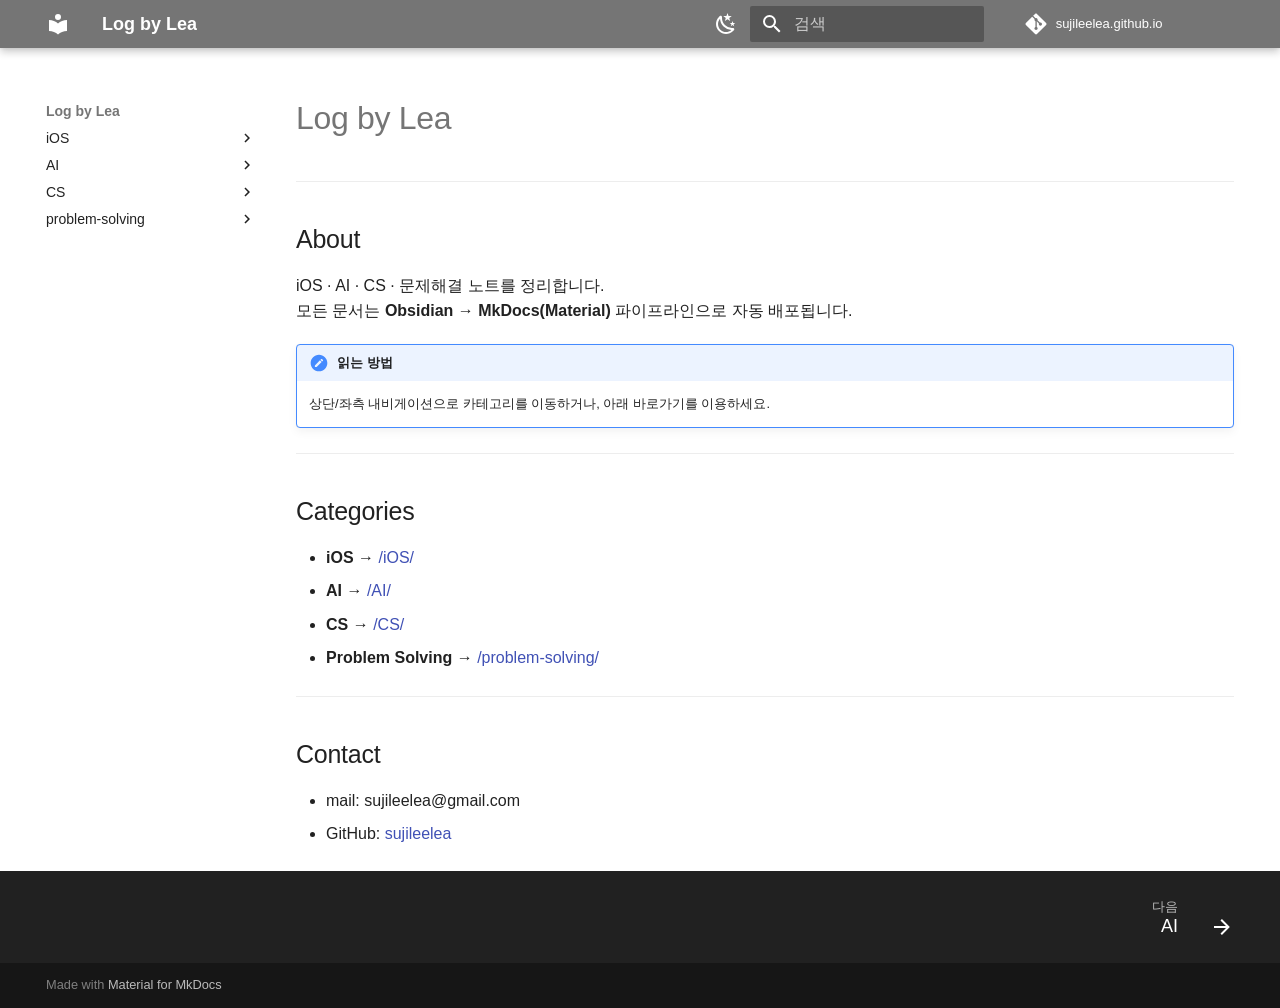
<file: index.html>
<!doctype html>
<html lang="ko" class="no-js">
  <head>
    
      <meta charset="utf-8">
      <meta name="viewport" content="width=device-width,initial-scale=1">
      
        <meta name="description" content="서정윤의 기술 포트폴리오 & 블로그">
      
      
      
        <link rel="canonical" href="https://sujileelea.github.io/">
      
      
      
        <link rel="next" href="AI/">
      
      
      <link rel="icon" href="assets/images/favicon.png">
      <meta name="generator" content="mkdocs-1.6.1, mkdocs-material-9.6.20">
    
    
      
        <title>Log by Lea</title>
      
    
    
      <link rel="stylesheet" href="assets/stylesheets/main.e53b48f4.min.css">
      
        
        <link rel="stylesheet" href="assets/stylesheets/palette.06af60db.min.css">
      
      


    
    
      
    
    
      
        
        
        <link rel="preconnect" href="https://fonts.gstatic.com" crossorigin>
        <link rel="stylesheet" href="https://fonts.googleapis.com/css?family=Pretendard:300,300i,400,400i,700,700i%7CJetBrains+Mono:400,400i,700,700i&display=fallback">
        <style>:root{--md-text-font:"Pretendard";--md-code-font:"JetBrains Mono"}</style>
      
    
    
    <script>__md_scope=new URL(".",location),__md_hash=e=>[...e].reduce(((e,_)=>(e<<5)-e+_.charCodeAt(0)),0),__md_get=(e,_=localStorage,t=__md_scope)=>JSON.parse(_.getItem(t.pathname+"."+e)),__md_set=(e,_,t=localStorage,a=__md_scope)=>{try{t.setItem(a.pathname+"."+e,JSON.stringify(_))}catch(e){}}</script>
    
      

    
    
    
  </head>
  
  
    
    
      
    
    
    
    
    <body dir="ltr" data-md-color-scheme="default" data-md-color-primary="grey" data-md-color-accent="grey">
  
    
    <input class="md-toggle" data-md-toggle="drawer" type="checkbox" id="__drawer" autocomplete="off">
    <input class="md-toggle" data-md-toggle="search" type="checkbox" id="__search" autocomplete="off">
    <label class="md-overlay" for="__drawer"></label>
    <div data-md-component="skip">
      
        
        <a href="#log-by-lea" class="md-skip">
          콘텐츠로 이동
        </a>
      
    </div>
    <div data-md-component="announce">
      
    </div>
    
    
      

  

<header class="md-header md-header--shadow" data-md-component="header">
  <nav class="md-header__inner md-grid" aria-label="상단/헤더">
    <a href="." title="Log by Lea" class="md-header__button md-logo" aria-label="Log by Lea" data-md-component="logo">
      
  
  <svg xmlns="http://www.w3.org/2000/svg" viewBox="0 0 24 24"><path d="M12 8a3 3 0 0 0 3-3 3 3 0 0 0-3-3 3 3 0 0 0-3 3 3 3 0 0 0 3 3m0 3.54C9.64 9.35 6.5 8 3 8v11c3.5 0 6.64 1.35 9 3.54 2.36-2.19 5.5-3.54 9-3.54V8c-3.5 0-6.64 1.35-9 3.54"/></svg>

    </a>
    <label class="md-header__button md-icon" for="__drawer">
      
      <svg xmlns="http://www.w3.org/2000/svg" viewBox="0 0 24 24"><path d="M3 6h18v2H3zm0 5h18v2H3zm0 5h18v2H3z"/></svg>
    </label>
    <div class="md-header__title" data-md-component="header-title">
      <div class="md-header__ellipsis">
        <div class="md-header__topic">
          <span class="md-ellipsis">
            Log by Lea
          </span>
        </div>
        <div class="md-header__topic" data-md-component="header-topic">
          <span class="md-ellipsis">
            
              Log by Lea
            
          </span>
        </div>
      </div>
    </div>
    
      
        <form class="md-header__option" data-md-component="palette">
  
    
    
    
    <input class="md-option" data-md-color-media="" data-md-color-scheme="default" data-md-color-primary="grey" data-md-color-accent="grey"  aria-label="다크 모드"  type="radio" name="__palette" id="__palette_0">
    
      <label class="md-header__button md-icon" title="다크 모드" for="__palette_1" hidden>
        <svg xmlns="http://www.w3.org/2000/svg" viewBox="0 0 24 24"><path d="m17.75 4.09-2.53 1.94.91 3.06-2.63-1.81-2.63 1.81.91-3.06-2.53-1.94L12.44 4l1.06-3 1.06 3zm3.5 6.91-1.64 1.25.59 1.98-1.7-1.17-1.7 1.17.59-1.98L15.75 11l2.06-.05L18.5 9l.69 1.95zm-2.28 4.95c.83-.08 1.72 1.1 1.19 1.85-.32.45-.66.87-1.08 1.27C15.17 23 8.84 23 4.94 19.07c-3.91-3.9-3.91-10.24 0-14.14.4-.4.82-.76 1.27-1.08.75-.53 1.93.36 1.85 1.19-.27 2.86.69 5.83 2.89 8.02a9.96 9.96 0 0 0 8.02 2.89m-1.64 2.02a12.08 12.08 0 0 1-7.8-3.47c-2.17-2.19-3.33-5-3.49-7.82-2.81 3.14-2.7 7.96.31 10.98 3.02 3.01 7.84 3.12 10.98.31"/></svg>
      </label>
    
  
    
    
    
    <input class="md-option" data-md-color-media="" data-md-color-scheme="slate" data-md-color-primary="grey" data-md-color-accent="grey"  aria-label="라이트 모드"  type="radio" name="__palette" id="__palette_1">
    
      <label class="md-header__button md-icon" title="라이트 모드" for="__palette_0" hidden>
        <svg xmlns="http://www.w3.org/2000/svg" viewBox="0 0 24 24"><path d="M12 7a5 5 0 0 1 5 5 5 5 0 0 1-5 5 5 5 0 0 1-5-5 5 5 0 0 1 5-5m0 2a3 3 0 0 0-3 3 3 3 0 0 0 3 3 3 3 0 0 0 3-3 3 3 0 0 0-3-3m0-7 2.39 3.42C13.65 5.15 12.84 5 12 5s-1.65.15-2.39.42zM3.34 7l4.16-.35A7.2 7.2 0 0 0 5.94 8.5c-.44.74-.69 1.5-.83 2.29zm.02 10 1.76-3.77a7.131 7.131 0 0 0 2.38 4.14zM20.65 7l-1.77 3.79a7.02 7.02 0 0 0-2.38-4.15zm-.01 10-4.14.36c.59-.51 1.12-1.14 1.54-1.86.42-.73.69-1.5.83-2.29zM12 22l-2.41-3.44c.74.27 1.55.44 2.41.44.82 0 1.63-.17 2.37-.44z"/></svg>
      </label>
    
  
</form>
      
    
    
      <script>var palette=__md_get("__palette");if(palette&&palette.color){if("(prefers-color-scheme)"===palette.color.media){var media=matchMedia("(prefers-color-scheme: light)"),input=document.querySelector(media.matches?"[data-md-color-media='(prefers-color-scheme: light)']":"[data-md-color-media='(prefers-color-scheme: dark)']");palette.color.media=input.getAttribute("data-md-color-media"),palette.color.scheme=input.getAttribute("data-md-color-scheme"),palette.color.primary=input.getAttribute("data-md-color-primary"),palette.color.accent=input.getAttribute("data-md-color-accent")}for(var[key,value]of Object.entries(palette.color))document.body.setAttribute("data-md-color-"+key,value)}</script>
    
    
    
      
      
        <label class="md-header__button md-icon" for="__search">
          
          <svg xmlns="http://www.w3.org/2000/svg" viewBox="0 0 24 24"><path d="M9.5 3A6.5 6.5 0 0 1 16 9.5c0 1.61-.59 3.09-1.56 4.23l.27.27h.79l5 5-1.5 1.5-5-5v-.79l-.27-.27A6.52 6.52 0 0 1 9.5 16 6.5 6.5 0 0 1 3 9.5 6.5 6.5 0 0 1 9.5 3m0 2C7 5 5 7 5 9.5S7 14 9.5 14 14 12 14 9.5 12 5 9.5 5"/></svg>
        </label>
        <div class="md-search" data-md-component="search" role="dialog">
  <label class="md-search__overlay" for="__search"></label>
  <div class="md-search__inner" role="search">
    <form class="md-search__form" name="search">
      <input type="text" class="md-search__input" name="query" aria-label="검색" placeholder="검색" autocapitalize="off" autocorrect="off" autocomplete="off" spellcheck="false" data-md-component="search-query" required>
      <label class="md-search__icon md-icon" for="__search">
        
        <svg xmlns="http://www.w3.org/2000/svg" viewBox="0 0 24 24"><path d="M9.5 3A6.5 6.5 0 0 1 16 9.5c0 1.61-.59 3.09-1.56 4.23l.27.27h.79l5 5-1.5 1.5-5-5v-.79l-.27-.27A6.52 6.52 0 0 1 9.5 16 6.5 6.5 0 0 1 3 9.5 6.5 6.5 0 0 1 9.5 3m0 2C7 5 5 7 5 9.5S7 14 9.5 14 14 12 14 9.5 12 5 9.5 5"/></svg>
        
        <svg xmlns="http://www.w3.org/2000/svg" viewBox="0 0 24 24"><path d="M20 11v2H8l5.5 5.5-1.42 1.42L4.16 12l7.92-7.92L13.5 5.5 8 11z"/></svg>
      </label>
      <nav class="md-search__options" aria-label="검색">
        
        <button type="reset" class="md-search__icon md-icon" title="지우기" aria-label="지우기" tabindex="-1">
          
          <svg xmlns="http://www.w3.org/2000/svg" viewBox="0 0 24 24"><path d="M19 6.41 17.59 5 12 10.59 6.41 5 5 6.41 10.59 12 5 17.59 6.41 19 12 13.41 17.59 19 19 17.59 13.41 12z"/></svg>
        </button>
      </nav>
      
        <div class="md-search__suggest" data-md-component="search-suggest"></div>
      
    </form>
    <div class="md-search__output">
      <div class="md-search__scrollwrap" tabindex="0" data-md-scrollfix>
        <div class="md-search-result" data-md-component="search-result">
          <div class="md-search-result__meta">
            검색 초기화
          </div>
          <ol class="md-search-result__list" role="presentation"></ol>
        </div>
      </div>
    </div>
  </div>
</div>
      
    
    
      <div class="md-header__source">
        <a href="https://github.com/sujileelea/sujileelea.github.io" title="저장소로 이동" class="md-source" data-md-component="source">
  <div class="md-source__icon md-icon">
    
    <svg xmlns="http://www.w3.org/2000/svg" viewBox="0 0 448 512"><!--! Font Awesome Free 7.0.0 by @fontawesome - https://fontawesome.com License - https://fontawesome.com/license/free (Icons: CC BY 4.0, Fonts: SIL OFL 1.1, Code: MIT License) Copyright 2025 Fonticons, Inc.--><path d="M439.6 236.1 244 40.5c-5.4-5.5-12.8-8.5-20.4-8.5s-15 3-20.4 8.4L162.5 81l51.5 51.5c27.1-9.1 52.7 16.8 43.4 43.7l49.7 49.7c34.2-11.8 61.2 31 35.5 56.7-26.5 26.5-70.2-2.9-56-37.3L240.3 199v121.9c25.3 12.5 22.3 41.8 9.1 55-6.4 6.4-15.2 10.1-24.3 10.1s-17.8-3.6-24.3-10.1c-17.6-17.6-11.1-46.9 11.2-56v-123c-20.8-8.5-24.6-30.7-18.6-45L142.6 101 8.5 235.1C3 240.6 0 247.9 0 255.5s3 15 8.5 20.4l195.6 195.7c5.4 5.4 12.7 8.4 20.4 8.4s15-3 20.4-8.4l194.7-194.7c5.4-5.4 8.4-12.8 8.4-20.4s-3-15-8.4-20.4"/></svg>
  </div>
  <div class="md-source__repository">
    sujileelea.github.io
  </div>
</a>
      </div>
    
  </nav>
  
</header>
    
    <div class="md-container" data-md-component="container">
      
      
        
          
        
      
      <main class="md-main" data-md-component="main">
        <div class="md-main__inner md-grid">
          
            
              
              <div class="md-sidebar md-sidebar--primary" data-md-component="sidebar" data-md-type="navigation" >
                <div class="md-sidebar__scrollwrap">
                  <div class="md-sidebar__inner">
                    



  

<nav class="md-nav md-nav--primary md-nav--integrated" aria-label="네비게이션" data-md-level="0">
  <label class="md-nav__title" for="__drawer">
    <a href="." title="Log by Lea" class="md-nav__button md-logo" aria-label="Log by Lea" data-md-component="logo">
      
  
  <svg xmlns="http://www.w3.org/2000/svg" viewBox="0 0 24 24"><path d="M12 8a3 3 0 0 0 3-3 3 3 0 0 0-3-3 3 3 0 0 0-3 3 3 3 0 0 0 3 3m0 3.54C9.64 9.35 6.5 8 3 8v11c3.5 0 6.64 1.35 9 3.54 2.36-2.19 5.5-3.54 9-3.54V8c-3.5 0-6.64 1.35-9 3.54"/></svg>

    </a>
    Log by Lea
  </label>
  
    <div class="md-nav__source">
      <a href="https://github.com/sujileelea/sujileelea.github.io" title="저장소로 이동" class="md-source" data-md-component="source">
  <div class="md-source__icon md-icon">
    
    <svg xmlns="http://www.w3.org/2000/svg" viewBox="0 0 448 512"><!--! Font Awesome Free 7.0.0 by @fontawesome - https://fontawesome.com License - https://fontawesome.com/license/free (Icons: CC BY 4.0, Fonts: SIL OFL 1.1, Code: MIT License) Copyright 2025 Fonticons, Inc.--><path d="M439.6 236.1 244 40.5c-5.4-5.5-12.8-8.5-20.4-8.5s-15 3-20.4 8.4L162.5 81l51.5 51.5c27.1-9.1 52.7 16.8 43.4 43.7l49.7 49.7c34.2-11.8 61.2 31 35.5 56.7-26.5 26.5-70.2-2.9-56-37.3L240.3 199v121.9c25.3 12.5 22.3 41.8 9.1 55-6.4 6.4-15.2 10.1-24.3 10.1s-17.8-3.6-24.3-10.1c-17.6-17.6-11.1-46.9 11.2-56v-123c-20.8-8.5-24.6-30.7-18.6-45L142.6 101 8.5 235.1C3 240.6 0 247.9 0 255.5s3 15 8.5 20.4l195.6 195.7c5.4 5.4 12.7 8.4 20.4 8.4s15-3 20.4-8.4l194.7-194.7c5.4-5.4 8.4-12.8 8.4-20.4s-3-15-8.4-20.4"/></svg>
  </div>
  <div class="md-source__repository">
    sujileelea.github.io
  </div>
</a>
    </div>
  
  <ul class="md-nav__list" data-md-scrollfix>
    
      
      
  
  
  
  
    
    
      
        
      
        
      
    
    
    
    
    <li class="md-nav__item md-nav__item--nested">
      
        
        
        <input class="md-nav__toggle md-toggle " type="checkbox" id="__nav_1" >
        
          
          <label class="md-nav__link" for="__nav_1" id="__nav_1_label" tabindex="0">
            
  
  
  <span class="md-ellipsis">
    iOS
    
  </span>
  

            <span class="md-nav__icon md-icon"></span>
          </label>
        
        <nav class="md-nav" data-md-level="1" aria-labelledby="__nav_1_label" aria-expanded="false">
          <label class="md-nav__title" for="__nav_1">
            <span class="md-nav__icon md-icon"></span>
            iOS
          </label>
          <ul class="md-nav__list" data-md-scrollfix>
            
              
                
  
  
  
  
    
    
      
        
          
        
      
        
      
        
      
    
    
    
    
    <li class="md-nav__item md-nav__item--nested">
      
        
        
        <input class="md-nav__toggle md-toggle " type="checkbox" id="__nav_1_1" >
        
          
          <div class="md-nav__link md-nav__container">
            <a href="iOS/swift/" class="md-nav__link ">
              
  
  
  <span class="md-ellipsis">
    Swift
    
  </span>
  

            </a>
            
              
              <label class="md-nav__link " for="__nav_1_1" id="__nav_1_1_label" tabindex="0">
                <span class="md-nav__icon md-icon"></span>
              </label>
            
          </div>
        
        <nav class="md-nav" data-md-level="2" aria-labelledby="__nav_1_1_label" aria-expanded="false">
          <label class="md-nav__title" for="__nav_1_1">
            <span class="md-nav__icon md-icon"></span>
            Swift
          </label>
          <ul class="md-nav__list" data-md-scrollfix>
            
              
            
              
                
  
  
  
  
    <li class="md-nav__item">
      <a href="iOS/swift/%ED%81%B4%EB%A1%9C%EC%A0%80%20%28Closures%29/" class="md-nav__link">
        
  
  
  <span class="md-ellipsis">
    클로저 (Closures)
    
  </span>
  

      </a>
    </li>
  

              
            
              
                
  
  
  
  
    <li class="md-nav__item">
      <a href="iOS/swift/%ED%95%A8%EC%88%98%20%28Funtions%29/" class="md-nav__link">
        
  
  
  <span class="md-ellipsis">
    함수 (Funtions)
    
  </span>
  

      </a>
    </li>
  

              
            
          </ul>
        </nav>
      
    </li>
  

              
            
              
                
  
  
  
  
    
    
      
        
          
        
      
    
    
    
    
    <li class="md-nav__item md-nav__item--nested">
      
        
        
        <input class="md-nav__toggle md-toggle " type="checkbox" id="__nav_1_2" >
        
          
          <div class="md-nav__link md-nav__container">
            <a href="iOS/SwiftUI/" class="md-nav__link ">
              
  
  
  <span class="md-ellipsis">
    SwiftUI
    
  </span>
  

            </a>
            
          </div>
        
        <nav class="md-nav" data-md-level="2" aria-labelledby="__nav_1_2_label" aria-expanded="false">
          <label class="md-nav__title" for="__nav_1_2">
            <span class="md-nav__icon md-icon"></span>
            SwiftUI
          </label>
          <ul class="md-nav__list" data-md-scrollfix>
            
              
            
          </ul>
        </nav>
      
    </li>
  

              
            
          </ul>
        </nav>
      
    </li>
  

    
      
      
  
  
  
  
    
    
      
        
      
    
    
    
    
    <li class="md-nav__item md-nav__item--nested">
      
        
        
        <input class="md-nav__toggle md-toggle " type="checkbox" id="__nav_2" >
        
          
          <label class="md-nav__link" for="__nav_2" id="__nav_2_label" tabindex="0">
            
  
  
  <span class="md-ellipsis">
    AI
    
  </span>
  

            <span class="md-nav__icon md-icon"></span>
          </label>
        
        <nav class="md-nav" data-md-level="1" aria-labelledby="__nav_2_label" aria-expanded="false">
          <label class="md-nav__title" for="__nav_2">
            <span class="md-nav__icon md-icon"></span>
            AI
          </label>
          <ul class="md-nav__list" data-md-scrollfix>
            
              
                
  
  
  
  
    
    
      
        
          
        
      
    
    
    
    
    <li class="md-nav__item md-nav__item--nested">
      
        
        
        <input class="md-nav__toggle md-toggle " type="checkbox" id="__nav_2_1" >
        
          
          <div class="md-nav__link md-nav__container">
            <a href="AI/python/" class="md-nav__link ">
              
  
  
  <span class="md-ellipsis">
    Python
    
  </span>
  

            </a>
            
          </div>
        
        <nav class="md-nav" data-md-level="2" aria-labelledby="__nav_2_1_label" aria-expanded="false">
          <label class="md-nav__title" for="__nav_2_1">
            <span class="md-nav__icon md-icon"></span>
            Python
          </label>
          <ul class="md-nav__list" data-md-scrollfix>
            
              
            
          </ul>
        </nav>
      
    </li>
  

              
            
          </ul>
        </nav>
      
    </li>
  

    
      
      
  
  
  
  
    
    
      
        
      
    
    
    
    
    <li class="md-nav__item md-nav__item--nested">
      
        
        
        <input class="md-nav__toggle md-toggle " type="checkbox" id="__nav_3" >
        
          
          <label class="md-nav__link" for="__nav_3" id="__nav_3_label" tabindex="0">
            
  
  
  <span class="md-ellipsis">
    CS
    
  </span>
  

            <span class="md-nav__icon md-icon"></span>
          </label>
        
        <nav class="md-nav" data-md-level="1" aria-labelledby="__nav_3_label" aria-expanded="false">
          <label class="md-nav__title" for="__nav_3">
            <span class="md-nav__icon md-icon"></span>
            CS
          </label>
          <ul class="md-nav__list" data-md-scrollfix>
            
              
                
  
  
  
  
    
    
      
        
          
        
      
    
    
    
    
    <li class="md-nav__item md-nav__item--nested">
      
        
        
        <input class="md-nav__toggle md-toggle " type="checkbox" id="__nav_3_1" >
        
          
          <div class="md-nav__link md-nav__container">
            <a href="CS/CS50/" class="md-nav__link ">
              
  
  
  <span class="md-ellipsis">
    CS50
    
  </span>
  

            </a>
            
          </div>
        
        <nav class="md-nav" data-md-level="2" aria-labelledby="__nav_3_1_label" aria-expanded="false">
          <label class="md-nav__title" for="__nav_3_1">
            <span class="md-nav__icon md-icon"></span>
            CS50
          </label>
          <ul class="md-nav__list" data-md-scrollfix>
            
              
            
          </ul>
        </nav>
      
    </li>
  

              
            
          </ul>
        </nav>
      
    </li>
  

    
      
      
  
  
  
  
    
    
      
        
      
        
      
    
    
    
    
    <li class="md-nav__item md-nav__item--nested">
      
        
        
        <input class="md-nav__toggle md-toggle " type="checkbox" id="__nav_4" >
        
          
          <label class="md-nav__link" for="__nav_4" id="__nav_4_label" tabindex="0">
            
  
  
  <span class="md-ellipsis">
    problem-solving
    
  </span>
  

            <span class="md-nav__icon md-icon"></span>
          </label>
        
        <nav class="md-nav" data-md-level="1" aria-labelledby="__nav_4_label" aria-expanded="false">
          <label class="md-nav__title" for="__nav_4">
            <span class="md-nav__icon md-icon"></span>
            problem-solving
          </label>
          <ul class="md-nav__list" data-md-scrollfix>
            
              
                
  
  
  
  
    
    
      
        
          
        
      
    
    
    
    
    <li class="md-nav__item md-nav__item--nested">
      
        
        
        <input class="md-nav__toggle md-toggle " type="checkbox" id="__nav_4_1" >
        
          
          <div class="md-nav__link md-nav__container">
            <a href="problem-solving/programmers/" class="md-nav__link ">
              
  
  
  <span class="md-ellipsis">
    Programmers
    
  </span>
  

            </a>
            
          </div>
        
        <nav class="md-nav" data-md-level="2" aria-labelledby="__nav_4_1_label" aria-expanded="false">
          <label class="md-nav__title" for="__nav_4_1">
            <span class="md-nav__icon md-icon"></span>
            Programmers
          </label>
          <ul class="md-nav__list" data-md-scrollfix>
            
              
            
          </ul>
        </nav>
      
    </li>
  

              
            
              
                
  
  
  
  
    
    
      
        
          
        
      
    
    
    
    
    <li class="md-nav__item md-nav__item--nested">
      
        
        
        <input class="md-nav__toggle md-toggle " type="checkbox" id="__nav_4_2" >
        
          
          <div class="md-nav__link md-nav__container">
            <a href="problem-solving/baekjoon/" class="md-nav__link ">
              
  
  
  <span class="md-ellipsis">
    Baekjoon
    
  </span>
  

            </a>
            
          </div>
        
        <nav class="md-nav" data-md-level="2" aria-labelledby="__nav_4_2_label" aria-expanded="false">
          <label class="md-nav__title" for="__nav_4_2">
            <span class="md-nav__icon md-icon"></span>
            Baekjoon
          </label>
          <ul class="md-nav__list" data-md-scrollfix>
            
              
            
          </ul>
        </nav>
      
    </li>
  

              
            
          </ul>
        </nav>
      
    </li>
  

    
  </ul>
</nav>
                  </div>
                </div>
              </div>
            
            
          
          
            <div class="md-content" data-md-component="content">
              <article class="md-content__inner md-typeset">
                
                  


  
  


<h1 id="log-by-lea">Log by Lea<a class="headerlink" href="#log-by-lea" title="Permanent link">&para;</a></h1>
<hr />
<h2 id="about">About<a class="headerlink" href="#about" title="Permanent link">&para;</a></h2>
<p>iOS · AI · CS · 문제해결 노트를 정리합니다.<br />
모든 문서는 <strong>Obsidian → MkDocs(Material)</strong> 파이프라인으로 자동 배포됩니다.</p>
<div class="admonition note">
<p class="admonition-title">읽는 방법</p>
<p>상단/좌측 내비게이션으로 카테고리를 이동하거나, 아래 바로가기를 이용하세요.</p>
</div>
<hr />
<h2 id="categories">Categories<a class="headerlink" href="#categories" title="Permanent link">&para;</a></h2>
<ul>
<li><strong>iOS</strong> → <a href="/iOS/">/iOS/</a></li>
<li><strong>AI</strong> → <a href="/AI/">/AI/</a></li>
<li><strong>CS</strong> → <a href="/CS/">/CS/</a></li>
<li><strong>Problem Solving</strong> → <a href="/problem-solving/">/problem-solving/</a></li>
</ul>
<hr />
<h2 id="contact">Contact<a class="headerlink" href="#contact" title="Permanent link">&para;</a></h2>
<ul>
<li>mail: sujileelea@gmail.com</li>
<li>GitHub: <a href="https://github.com/sujileelea">sujileelea</a></li>
</ul>












                
              </article>
            </div>
          
          
<script>var target=document.getElementById(location.hash.slice(1));target&&target.name&&(target.checked=target.name.startsWith("__tabbed_"))</script>
        </div>
        
          <button type="button" class="md-top md-icon" data-md-component="top" hidden>
  
  <svg xmlns="http://www.w3.org/2000/svg" viewBox="0 0 24 24"><path d="M13 20h-2V8l-5.5 5.5-1.42-1.42L12 4.16l7.92 7.92-1.42 1.42L13 8z"/></svg>
  맨위로
</button>
        
      </main>
      
        <footer class="md-footer">
  
    
      
      <nav class="md-footer__inner md-grid" aria-label="하단/푸터" >
        
        
          
          <a href="AI/" class="md-footer__link md-footer__link--next" aria-label="다음: AI">
            <div class="md-footer__title">
              <span class="md-footer__direction">
                다음
              </span>
              <div class="md-ellipsis">
                AI
              </div>
            </div>
            <div class="md-footer__button md-icon">
              
              <svg xmlns="http://www.w3.org/2000/svg" viewBox="0 0 24 24"><path d="M4 11v2h12l-5.5 5.5 1.42 1.42L19.84 12l-7.92-7.92L10.5 5.5 16 11z"/></svg>
            </div>
          </a>
        
      </nav>
    
  
  <div class="md-footer-meta md-typeset">
    <div class="md-footer-meta__inner md-grid">
      <div class="md-copyright">
  
  
    Made with
    <a href="https://squidfunk.github.io/mkdocs-material/" target="_blank" rel="noopener">
      Material for MkDocs
    </a>
  
</div>
      
    </div>
  </div>
</footer>
      
    </div>
    <div class="md-dialog" data-md-component="dialog">
      <div class="md-dialog__inner md-typeset"></div>
    </div>
    
    
    
      
      <script id="__config" type="application/json">{"base": ".", "features": ["navigation.instant", "navigation.top", "navigation.tracking", "navigation.footer", "navigation.indexes", "search.suggest", "search.highlight", "toc.integrate", "content.code.copy"], "search": "assets/javascripts/workers/search.973d3a69.min.js", "tags": null, "translations": {"clipboard.copied": "\ud074\ub9bd\ubcf4\ub4dc\uc5d0 \ubcf5\uc0ac\ub428", "clipboard.copy": "\ud074\ub9bd\ubcf4\ub4dc\ub85c \ubcf5\uc0ac", "search.result.more.one": "\uc774 \ubb38\uc11c\uc5d0\uc11c 1\uac1c\uc758 \uac80\uc0c9 \uacb0\uacfc \ub354 \ubcf4\uae30", "search.result.more.other": "\uc774 \ubb38\uc11c\uc5d0\uc11c #\uac1c\uc758 \uac80\uc0c9 \uacb0\uacfc \ub354 \ubcf4\uae30", "search.result.none": "\uac80\uc0c9\uc5b4\uc640 \uc77c\uce58\ud558\ub294 \ubb38\uc11c\uac00 \uc5c6\uc2b5\ub2c8\ub2e4", "search.result.one": "1\uac1c\uc758 \uc77c\uce58\ud558\ub294 \ubb38\uc11c", "search.result.other": "#\uac1c\uc758 \uc77c\uce58\ud558\ub294 \ubb38\uc11c", "search.result.placeholder": "\uac80\uc0c9\uc5b4\ub97c \uc785\ub825\ud558\uc138\uc694", "search.result.term.missing": "\ud3ec\ud568\ub418\uc9c0 \uc54a\uc740 \uac80\uc0c9\uc5b4", "select.version": "\ubc84\uc804 \uc120\ud0dd"}, "version": null}</script>
    
    
      <script src="assets/javascripts/bundle.f55a23d4.min.js"></script>
      
    
  </body>
</html>
</file>
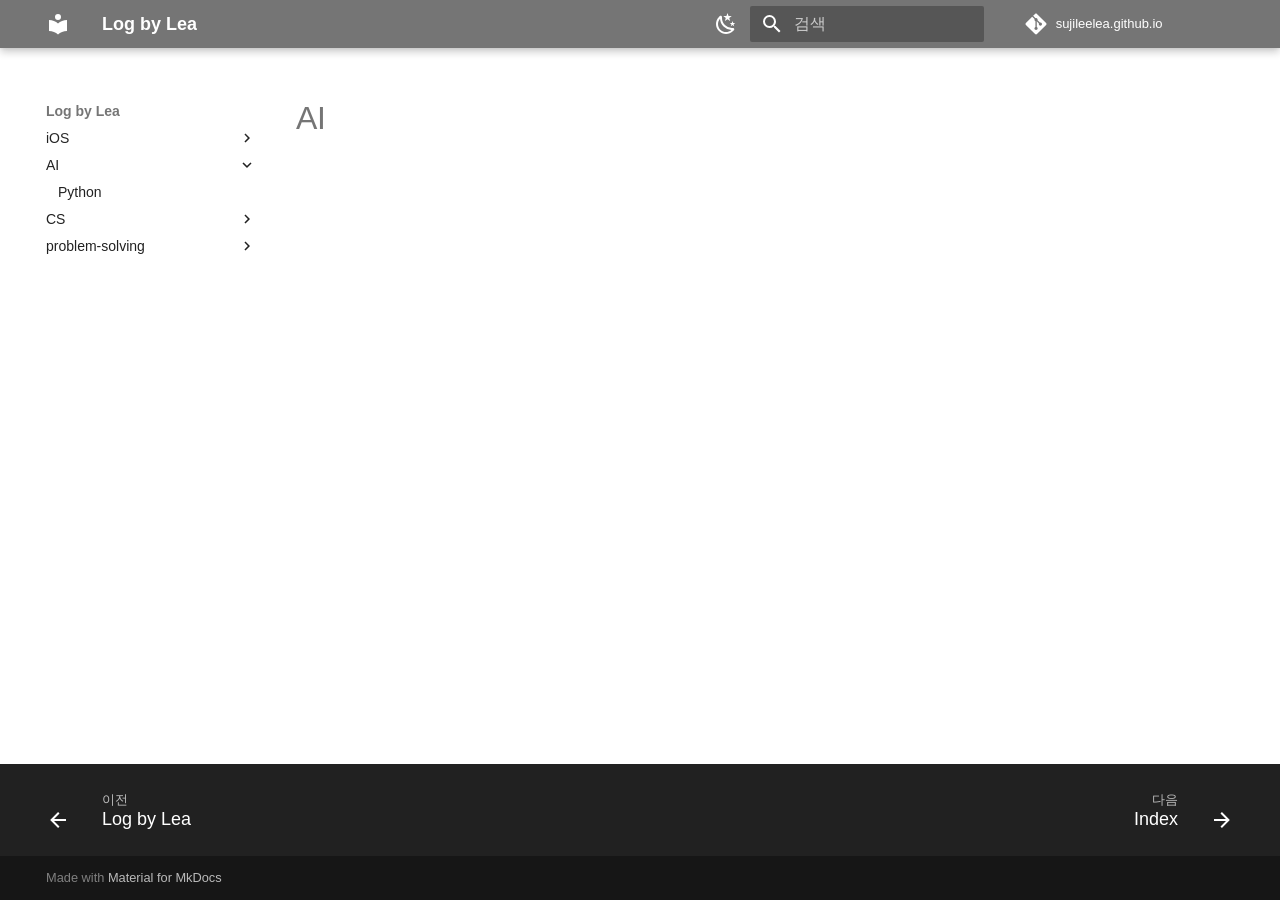
<file: AI/index.html>
<!doctype html>
<html lang="ko" class="no-js">
  <head>
    
      <meta charset="utf-8">
      <meta name="viewport" content="width=device-width,initial-scale=1">
      
        <meta name="description" content="서정윤의 기술 포트폴리오 & 블로그">
      
      
      
        <link rel="canonical" href="https://sujileelea.github.io/AI/">
      
      
        <link rel="prev" href="..">
      
      
        <link rel="next" href="python/">
      
      
      <link rel="icon" href="../assets/images/favicon.png">
      <meta name="generator" content="mkdocs-1.6.1, mkdocs-material-9.6.20">
    
    
      
        <title>AI - Log by Lea</title>
      
    
    
      <link rel="stylesheet" href="../assets/stylesheets/main.e53b48f4.min.css">
      
        
        <link rel="stylesheet" href="../assets/stylesheets/palette.06af60db.min.css">
      
      


    
    
      
    
    
      
        
        
        <link rel="preconnect" href="https://fonts.gstatic.com" crossorigin>
        <link rel="stylesheet" href="https://fonts.googleapis.com/css?family=Pretendard:300,300i,400,400i,700,700i%7CJetBrains+Mono:400,400i,700,700i&display=fallback">
        <style>:root{--md-text-font:"Pretendard";--md-code-font:"JetBrains Mono"}</style>
      
    
    
    <script>__md_scope=new URL("..",location),__md_hash=e=>[...e].reduce(((e,_)=>(e<<5)-e+_.charCodeAt(0)),0),__md_get=(e,_=localStorage,t=__md_scope)=>JSON.parse(_.getItem(t.pathname+"."+e)),__md_set=(e,_,t=localStorage,a=__md_scope)=>{try{t.setItem(a.pathname+"."+e,JSON.stringify(_))}catch(e){}}</script>
    
      

    
    
    
  </head>
  
  
    
    
      
    
    
    
    
    <body dir="ltr" data-md-color-scheme="default" data-md-color-primary="grey" data-md-color-accent="grey">
  
    
    <input class="md-toggle" data-md-toggle="drawer" type="checkbox" id="__drawer" autocomplete="off">
    <input class="md-toggle" data-md-toggle="search" type="checkbox" id="__search" autocomplete="off">
    <label class="md-overlay" for="__drawer"></label>
    <div data-md-component="skip">
      
        
        <a href="#ai" class="md-skip">
          콘텐츠로 이동
        </a>
      
    </div>
    <div data-md-component="announce">
      
    </div>
    
    
      

  

<header class="md-header md-header--shadow" data-md-component="header">
  <nav class="md-header__inner md-grid" aria-label="상단/헤더">
    <a href=".." title="Log by Lea" class="md-header__button md-logo" aria-label="Log by Lea" data-md-component="logo">
      
  
  <svg xmlns="http://www.w3.org/2000/svg" viewBox="0 0 24 24"><path d="M12 8a3 3 0 0 0 3-3 3 3 0 0 0-3-3 3 3 0 0 0-3 3 3 3 0 0 0 3 3m0 3.54C9.64 9.35 6.5 8 3 8v11c3.5 0 6.64 1.35 9 3.54 2.36-2.19 5.5-3.54 9-3.54V8c-3.5 0-6.64 1.35-9 3.54"/></svg>

    </a>
    <label class="md-header__button md-icon" for="__drawer">
      
      <svg xmlns="http://www.w3.org/2000/svg" viewBox="0 0 24 24"><path d="M3 6h18v2H3zm0 5h18v2H3zm0 5h18v2H3z"/></svg>
    </label>
    <div class="md-header__title" data-md-component="header-title">
      <div class="md-header__ellipsis">
        <div class="md-header__topic">
          <span class="md-ellipsis">
            Log by Lea
          </span>
        </div>
        <div class="md-header__topic" data-md-component="header-topic">
          <span class="md-ellipsis">
            
              AI
            
          </span>
        </div>
      </div>
    </div>
    
      
        <form class="md-header__option" data-md-component="palette">
  
    
    
    
    <input class="md-option" data-md-color-media="" data-md-color-scheme="default" data-md-color-primary="grey" data-md-color-accent="grey"  aria-label="다크 모드"  type="radio" name="__palette" id="__palette_0">
    
      <label class="md-header__button md-icon" title="다크 모드" for="__palette_1" hidden>
        <svg xmlns="http://www.w3.org/2000/svg" viewBox="0 0 24 24"><path d="m17.75 4.09-2.53 1.94.91 3.06-2.63-1.81-2.63 1.81.91-3.06-2.53-1.94L12.44 4l1.06-3 1.06 3zm3.5 6.91-1.64 1.25.59 1.98-1.7-1.17-1.7 1.17.59-1.98L15.75 11l2.06-.05L18.5 9l.69 1.95zm-2.28 4.95c.83-.08 1.72 1.1 1.19 1.85-.32.45-.66.87-1.08 1.27C15.17 23 8.84 23 4.94 19.07c-3.91-3.9-3.91-10.24 0-14.14.4-.4.82-.76 1.27-1.08.75-.53 1.93.36 1.85 1.19-.27 2.86.69 5.83 2.89 8.02a9.96 9.96 0 0 0 8.02 2.89m-1.64 2.02a12.08 12.08 0 0 1-7.8-3.47c-2.17-2.19-3.33-5-3.49-7.82-2.81 3.14-2.7 7.96.31 10.98 3.02 3.01 7.84 3.12 10.98.31"/></svg>
      </label>
    
  
    
    
    
    <input class="md-option" data-md-color-media="" data-md-color-scheme="slate" data-md-color-primary="grey" data-md-color-accent="grey"  aria-label="라이트 모드"  type="radio" name="__palette" id="__palette_1">
    
      <label class="md-header__button md-icon" title="라이트 모드" for="__palette_0" hidden>
        <svg xmlns="http://www.w3.org/2000/svg" viewBox="0 0 24 24"><path d="M12 7a5 5 0 0 1 5 5 5 5 0 0 1-5 5 5 5 0 0 1-5-5 5 5 0 0 1 5-5m0 2a3 3 0 0 0-3 3 3 3 0 0 0 3 3 3 3 0 0 0 3-3 3 3 0 0 0-3-3m0-7 2.39 3.42C13.65 5.15 12.84 5 12 5s-1.65.15-2.39.42zM3.34 7l4.16-.35A7.2 7.2 0 0 0 5.94 8.5c-.44.74-.69 1.5-.83 2.29zm.02 10 1.76-3.77a7.131 7.131 0 0 0 2.38 4.14zM20.65 7l-1.77 3.79a7.02 7.02 0 0 0-2.38-4.15zm-.01 10-4.14.36c.59-.51 1.12-1.14 1.54-1.86.42-.73.69-1.5.83-2.29zM12 22l-2.41-3.44c.74.27 1.55.44 2.41.44.82 0 1.63-.17 2.37-.44z"/></svg>
      </label>
    
  
</form>
      
    
    
      <script>var palette=__md_get("__palette");if(palette&&palette.color){if("(prefers-color-scheme)"===palette.color.media){var media=matchMedia("(prefers-color-scheme: light)"),input=document.querySelector(media.matches?"[data-md-color-media='(prefers-color-scheme: light)']":"[data-md-color-media='(prefers-color-scheme: dark)']");palette.color.media=input.getAttribute("data-md-color-media"),palette.color.scheme=input.getAttribute("data-md-color-scheme"),palette.color.primary=input.getAttribute("data-md-color-primary"),palette.color.accent=input.getAttribute("data-md-color-accent")}for(var[key,value]of Object.entries(palette.color))document.body.setAttribute("data-md-color-"+key,value)}</script>
    
    
    
      
      
        <label class="md-header__button md-icon" for="__search">
          
          <svg xmlns="http://www.w3.org/2000/svg" viewBox="0 0 24 24"><path d="M9.5 3A6.5 6.5 0 0 1 16 9.5c0 1.61-.59 3.09-1.56 4.23l.27.27h.79l5 5-1.5 1.5-5-5v-.79l-.27-.27A6.52 6.52 0 0 1 9.5 16 6.5 6.5 0 0 1 3 9.5 6.5 6.5 0 0 1 9.5 3m0 2C7 5 5 7 5 9.5S7 14 9.5 14 14 12 14 9.5 12 5 9.5 5"/></svg>
        </label>
        <div class="md-search" data-md-component="search" role="dialog">
  <label class="md-search__overlay" for="__search"></label>
  <div class="md-search__inner" role="search">
    <form class="md-search__form" name="search">
      <input type="text" class="md-search__input" name="query" aria-label="검색" placeholder="검색" autocapitalize="off" autocorrect="off" autocomplete="off" spellcheck="false" data-md-component="search-query" required>
      <label class="md-search__icon md-icon" for="__search">
        
        <svg xmlns="http://www.w3.org/2000/svg" viewBox="0 0 24 24"><path d="M9.5 3A6.5 6.5 0 0 1 16 9.5c0 1.61-.59 3.09-1.56 4.23l.27.27h.79l5 5-1.5 1.5-5-5v-.79l-.27-.27A6.52 6.52 0 0 1 9.5 16 6.5 6.5 0 0 1 3 9.5 6.5 6.5 0 0 1 9.5 3m0 2C7 5 5 7 5 9.5S7 14 9.5 14 14 12 14 9.5 12 5 9.5 5"/></svg>
        
        <svg xmlns="http://www.w3.org/2000/svg" viewBox="0 0 24 24"><path d="M20 11v2H8l5.5 5.5-1.42 1.42L4.16 12l7.92-7.92L13.5 5.5 8 11z"/></svg>
      </label>
      <nav class="md-search__options" aria-label="검색">
        
        <button type="reset" class="md-search__icon md-icon" title="지우기" aria-label="지우기" tabindex="-1">
          
          <svg xmlns="http://www.w3.org/2000/svg" viewBox="0 0 24 24"><path d="M19 6.41 17.59 5 12 10.59 6.41 5 5 6.41 10.59 12 5 17.59 6.41 19 12 13.41 17.59 19 19 17.59 13.41 12z"/></svg>
        </button>
      </nav>
      
        <div class="md-search__suggest" data-md-component="search-suggest"></div>
      
    </form>
    <div class="md-search__output">
      <div class="md-search__scrollwrap" tabindex="0" data-md-scrollfix>
        <div class="md-search-result" data-md-component="search-result">
          <div class="md-search-result__meta">
            검색 초기화
          </div>
          <ol class="md-search-result__list" role="presentation"></ol>
        </div>
      </div>
    </div>
  </div>
</div>
      
    
    
      <div class="md-header__source">
        <a href="https://github.com/sujileelea/sujileelea.github.io" title="저장소로 이동" class="md-source" data-md-component="source">
  <div class="md-source__icon md-icon">
    
    <svg xmlns="http://www.w3.org/2000/svg" viewBox="0 0 448 512"><!--! Font Awesome Free 7.0.0 by @fontawesome - https://fontawesome.com License - https://fontawesome.com/license/free (Icons: CC BY 4.0, Fonts: SIL OFL 1.1, Code: MIT License) Copyright 2025 Fonticons, Inc.--><path d="M439.6 236.1 244 40.5c-5.4-5.5-12.8-8.5-20.4-8.5s-15 3-20.4 8.4L162.5 81l51.5 51.5c27.1-9.1 52.7 16.8 43.4 43.7l49.7 49.7c34.2-11.8 61.2 31 35.5 56.7-26.5 26.5-70.2-2.9-56-37.3L240.3 199v121.9c25.3 12.5 22.3 41.8 9.1 55-6.4 6.4-15.2 10.1-24.3 10.1s-17.8-3.6-24.3-10.1c-17.6-17.6-11.1-46.9 11.2-56v-123c-20.8-8.5-24.6-30.7-18.6-45L142.6 101 8.5 235.1C3 240.6 0 247.9 0 255.5s3 15 8.5 20.4l195.6 195.7c5.4 5.4 12.7 8.4 20.4 8.4s15-3 20.4-8.4l194.7-194.7c5.4-5.4 8.4-12.8 8.4-20.4s-3-15-8.4-20.4"/></svg>
  </div>
  <div class="md-source__repository">
    sujileelea.github.io
  </div>
</a>
      </div>
    
  </nav>
  
</header>
    
    <div class="md-container" data-md-component="container">
      
      
        
          
        
      
      <main class="md-main" data-md-component="main">
        <div class="md-main__inner md-grid">
          
            
              
              <div class="md-sidebar md-sidebar--primary" data-md-component="sidebar" data-md-type="navigation" >
                <div class="md-sidebar__scrollwrap">
                  <div class="md-sidebar__inner">
                    



  

<nav class="md-nav md-nav--primary md-nav--integrated" aria-label="네비게이션" data-md-level="0">
  <label class="md-nav__title" for="__drawer">
    <a href=".." title="Log by Lea" class="md-nav__button md-logo" aria-label="Log by Lea" data-md-component="logo">
      
  
  <svg xmlns="http://www.w3.org/2000/svg" viewBox="0 0 24 24"><path d="M12 8a3 3 0 0 0 3-3 3 3 0 0 0-3-3 3 3 0 0 0-3 3 3 3 0 0 0 3 3m0 3.54C9.64 9.35 6.5 8 3 8v11c3.5 0 6.64 1.35 9 3.54 2.36-2.19 5.5-3.54 9-3.54V8c-3.5 0-6.64 1.35-9 3.54"/></svg>

    </a>
    Log by Lea
  </label>
  
    <div class="md-nav__source">
      <a href="https://github.com/sujileelea/sujileelea.github.io" title="저장소로 이동" class="md-source" data-md-component="source">
  <div class="md-source__icon md-icon">
    
    <svg xmlns="http://www.w3.org/2000/svg" viewBox="0 0 448 512"><!--! Font Awesome Free 7.0.0 by @fontawesome - https://fontawesome.com License - https://fontawesome.com/license/free (Icons: CC BY 4.0, Fonts: SIL OFL 1.1, Code: MIT License) Copyright 2025 Fonticons, Inc.--><path d="M439.6 236.1 244 40.5c-5.4-5.5-12.8-8.5-20.4-8.5s-15 3-20.4 8.4L162.5 81l51.5 51.5c27.1-9.1 52.7 16.8 43.4 43.7l49.7 49.7c34.2-11.8 61.2 31 35.5 56.7-26.5 26.5-70.2-2.9-56-37.3L240.3 199v121.9c25.3 12.5 22.3 41.8 9.1 55-6.4 6.4-15.2 10.1-24.3 10.1s-17.8-3.6-24.3-10.1c-17.6-17.6-11.1-46.9 11.2-56v-123c-20.8-8.5-24.6-30.7-18.6-45L142.6 101 8.5 235.1C3 240.6 0 247.9 0 255.5s3 15 8.5 20.4l195.6 195.7c5.4 5.4 12.7 8.4 20.4 8.4s15-3 20.4-8.4l194.7-194.7c5.4-5.4 8.4-12.8 8.4-20.4s-3-15-8.4-20.4"/></svg>
  </div>
  <div class="md-source__repository">
    sujileelea.github.io
  </div>
</a>
    </div>
  
  <ul class="md-nav__list" data-md-scrollfix>
    
      
      
  
  
  
  
    
    
      
        
      
        
      
    
    
    
    
    <li class="md-nav__item md-nav__item--nested">
      
        
        
        <input class="md-nav__toggle md-toggle " type="checkbox" id="__nav_1" >
        
          
          <label class="md-nav__link" for="__nav_1" id="__nav_1_label" tabindex="0">
            
  
  
  <span class="md-ellipsis">
    iOS
    
  </span>
  

            <span class="md-nav__icon md-icon"></span>
          </label>
        
        <nav class="md-nav" data-md-level="1" aria-labelledby="__nav_1_label" aria-expanded="false">
          <label class="md-nav__title" for="__nav_1">
            <span class="md-nav__icon md-icon"></span>
            iOS
          </label>
          <ul class="md-nav__list" data-md-scrollfix>
            
              
                
  
  
  
  
    
    
      
        
          
        
      
        
      
        
      
    
    
    
    
    <li class="md-nav__item md-nav__item--nested">
      
        
        
        <input class="md-nav__toggle md-toggle " type="checkbox" id="__nav_1_1" >
        
          
          <div class="md-nav__link md-nav__container">
            <a href="../iOS/swift/" class="md-nav__link ">
              
  
  
  <span class="md-ellipsis">
    Swift
    
  </span>
  

            </a>
            
              
              <label class="md-nav__link " for="__nav_1_1" id="__nav_1_1_label" tabindex="0">
                <span class="md-nav__icon md-icon"></span>
              </label>
            
          </div>
        
        <nav class="md-nav" data-md-level="2" aria-labelledby="__nav_1_1_label" aria-expanded="false">
          <label class="md-nav__title" for="__nav_1_1">
            <span class="md-nav__icon md-icon"></span>
            Swift
          </label>
          <ul class="md-nav__list" data-md-scrollfix>
            
              
            
              
                
  
  
  
  
    <li class="md-nav__item">
      <a href="../iOS/swift/%ED%81%B4%EB%A1%9C%EC%A0%80%20%28Closures%29/" class="md-nav__link">
        
  
  
  <span class="md-ellipsis">
    클로저 (Closures)
    
  </span>
  

      </a>
    </li>
  

              
            
              
                
  
  
  
  
    <li class="md-nav__item">
      <a href="../iOS/swift/%ED%95%A8%EC%88%98%20%28Funtions%29/" class="md-nav__link">
        
  
  
  <span class="md-ellipsis">
    함수 (Funtions)
    
  </span>
  

      </a>
    </li>
  

              
            
          </ul>
        </nav>
      
    </li>
  

              
            
              
                
  
  
  
  
    
    
      
        
          
        
      
    
    
    
    
    <li class="md-nav__item md-nav__item--nested">
      
        
        
        <input class="md-nav__toggle md-toggle " type="checkbox" id="__nav_1_2" >
        
          
          <div class="md-nav__link md-nav__container">
            <a href="../iOS/SwiftUI/" class="md-nav__link ">
              
  
  
  <span class="md-ellipsis">
    SwiftUI
    
  </span>
  

            </a>
            
          </div>
        
        <nav class="md-nav" data-md-level="2" aria-labelledby="__nav_1_2_label" aria-expanded="false">
          <label class="md-nav__title" for="__nav_1_2">
            <span class="md-nav__icon md-icon"></span>
            SwiftUI
          </label>
          <ul class="md-nav__list" data-md-scrollfix>
            
              
            
          </ul>
        </nav>
      
    </li>
  

              
            
          </ul>
        </nav>
      
    </li>
  

    
      
      
  
  
    
  
  
  
    
    
      
        
      
    
    
    
    
    <li class="md-nav__item md-nav__item--active md-nav__item--nested">
      
        
        
        <input class="md-nav__toggle md-toggle " type="checkbox" id="__nav_2" checked>
        
          
          <label class="md-nav__link" for="__nav_2" id="__nav_2_label" tabindex="0">
            
  
  
  <span class="md-ellipsis">
    AI
    
  </span>
  

            <span class="md-nav__icon md-icon"></span>
          </label>
        
        <nav class="md-nav" data-md-level="1" aria-labelledby="__nav_2_label" aria-expanded="true">
          <label class="md-nav__title" for="__nav_2">
            <span class="md-nav__icon md-icon"></span>
            AI
          </label>
          <ul class="md-nav__list" data-md-scrollfix>
            
              
                
  
  
  
  
    
    
      
        
          
        
      
    
    
    
    
    <li class="md-nav__item md-nav__item--nested">
      
        
        
        <input class="md-nav__toggle md-toggle " type="checkbox" id="__nav_2_1" >
        
          
          <div class="md-nav__link md-nav__container">
            <a href="python/" class="md-nav__link ">
              
  
  
  <span class="md-ellipsis">
    Python
    
  </span>
  

            </a>
            
          </div>
        
        <nav class="md-nav" data-md-level="2" aria-labelledby="__nav_2_1_label" aria-expanded="false">
          <label class="md-nav__title" for="__nav_2_1">
            <span class="md-nav__icon md-icon"></span>
            Python
          </label>
          <ul class="md-nav__list" data-md-scrollfix>
            
              
            
          </ul>
        </nav>
      
    </li>
  

              
            
          </ul>
        </nav>
      
    </li>
  

    
      
      
  
  
  
  
    
    
      
        
      
    
    
    
    
    <li class="md-nav__item md-nav__item--nested">
      
        
        
        <input class="md-nav__toggle md-toggle " type="checkbox" id="__nav_3" >
        
          
          <label class="md-nav__link" for="__nav_3" id="__nav_3_label" tabindex="0">
            
  
  
  <span class="md-ellipsis">
    CS
    
  </span>
  

            <span class="md-nav__icon md-icon"></span>
          </label>
        
        <nav class="md-nav" data-md-level="1" aria-labelledby="__nav_3_label" aria-expanded="false">
          <label class="md-nav__title" for="__nav_3">
            <span class="md-nav__icon md-icon"></span>
            CS
          </label>
          <ul class="md-nav__list" data-md-scrollfix>
            
              
                
  
  
  
  
    
    
      
        
          
        
      
    
    
    
    
    <li class="md-nav__item md-nav__item--nested">
      
        
        
        <input class="md-nav__toggle md-toggle " type="checkbox" id="__nav_3_1" >
        
          
          <div class="md-nav__link md-nav__container">
            <a href="../CS/CS50/" class="md-nav__link ">
              
  
  
  <span class="md-ellipsis">
    CS50
    
  </span>
  

            </a>
            
          </div>
        
        <nav class="md-nav" data-md-level="2" aria-labelledby="__nav_3_1_label" aria-expanded="false">
          <label class="md-nav__title" for="__nav_3_1">
            <span class="md-nav__icon md-icon"></span>
            CS50
          </label>
          <ul class="md-nav__list" data-md-scrollfix>
            
              
            
          </ul>
        </nav>
      
    </li>
  

              
            
          </ul>
        </nav>
      
    </li>
  

    
      
      
  
  
  
  
    
    
      
        
      
        
      
    
    
    
    
    <li class="md-nav__item md-nav__item--nested">
      
        
        
        <input class="md-nav__toggle md-toggle " type="checkbox" id="__nav_4" >
        
          
          <label class="md-nav__link" for="__nav_4" id="__nav_4_label" tabindex="0">
            
  
  
  <span class="md-ellipsis">
    problem-solving
    
  </span>
  

            <span class="md-nav__icon md-icon"></span>
          </label>
        
        <nav class="md-nav" data-md-level="1" aria-labelledby="__nav_4_label" aria-expanded="false">
          <label class="md-nav__title" for="__nav_4">
            <span class="md-nav__icon md-icon"></span>
            problem-solving
          </label>
          <ul class="md-nav__list" data-md-scrollfix>
            
              
                
  
  
  
  
    
    
      
        
          
        
      
    
    
    
    
    <li class="md-nav__item md-nav__item--nested">
      
        
        
        <input class="md-nav__toggle md-toggle " type="checkbox" id="__nav_4_1" >
        
          
          <div class="md-nav__link md-nav__container">
            <a href="../problem-solving/programmers/" class="md-nav__link ">
              
  
  
  <span class="md-ellipsis">
    Programmers
    
  </span>
  

            </a>
            
          </div>
        
        <nav class="md-nav" data-md-level="2" aria-labelledby="__nav_4_1_label" aria-expanded="false">
          <label class="md-nav__title" for="__nav_4_1">
            <span class="md-nav__icon md-icon"></span>
            Programmers
          </label>
          <ul class="md-nav__list" data-md-scrollfix>
            
              
            
          </ul>
        </nav>
      
    </li>
  

              
            
              
                
  
  
  
  
    
    
      
        
          
        
      
    
    
    
    
    <li class="md-nav__item md-nav__item--nested">
      
        
        
        <input class="md-nav__toggle md-toggle " type="checkbox" id="__nav_4_2" >
        
          
          <div class="md-nav__link md-nav__container">
            <a href="../problem-solving/baekjoon/" class="md-nav__link ">
              
  
  
  <span class="md-ellipsis">
    Baekjoon
    
  </span>
  

            </a>
            
          </div>
        
        <nav class="md-nav" data-md-level="2" aria-labelledby="__nav_4_2_label" aria-expanded="false">
          <label class="md-nav__title" for="__nav_4_2">
            <span class="md-nav__icon md-icon"></span>
            Baekjoon
          </label>
          <ul class="md-nav__list" data-md-scrollfix>
            
              
            
          </ul>
        </nav>
      
    </li>
  

              
            
          </ul>
        </nav>
      
    </li>
  

    
  </ul>
</nav>
                  </div>
                </div>
              </div>
            
            
          
          
            <div class="md-content" data-md-component="content">
              <article class="md-content__inner md-typeset">
                
                  


  
  


<h1 id="ai">AI<a class="headerlink" href="#ai" title="Permanent link">&para;</a></h1>












                
              </article>
            </div>
          
          
<script>var target=document.getElementById(location.hash.slice(1));target&&target.name&&(target.checked=target.name.startsWith("__tabbed_"))</script>
        </div>
        
          <button type="button" class="md-top md-icon" data-md-component="top" hidden>
  
  <svg xmlns="http://www.w3.org/2000/svg" viewBox="0 0 24 24"><path d="M13 20h-2V8l-5.5 5.5-1.42-1.42L12 4.16l7.92 7.92-1.42 1.42L13 8z"/></svg>
  맨위로
</button>
        
      </main>
      
        <footer class="md-footer">
  
    
      
      <nav class="md-footer__inner md-grid" aria-label="하단/푸터" >
        
          
          <a href=".." class="md-footer__link md-footer__link--prev" aria-label="이전: Log by Lea">
            <div class="md-footer__button md-icon">
              
              <svg xmlns="http://www.w3.org/2000/svg" viewBox="0 0 24 24"><path d="M20 11v2H8l5.5 5.5-1.42 1.42L4.16 12l7.92-7.92L13.5 5.5 8 11z"/></svg>
            </div>
            <div class="md-footer__title">
              <span class="md-footer__direction">
                이전
              </span>
              <div class="md-ellipsis">
                Log by Lea
              </div>
            </div>
          </a>
        
        
          
          <a href="python/" class="md-footer__link md-footer__link--next" aria-label="다음: Index">
            <div class="md-footer__title">
              <span class="md-footer__direction">
                다음
              </span>
              <div class="md-ellipsis">
                Index
              </div>
            </div>
            <div class="md-footer__button md-icon">
              
              <svg xmlns="http://www.w3.org/2000/svg" viewBox="0 0 24 24"><path d="M4 11v2h12l-5.5 5.5 1.42 1.42L19.84 12l-7.92-7.92L10.5 5.5 16 11z"/></svg>
            </div>
          </a>
        
      </nav>
    
  
  <div class="md-footer-meta md-typeset">
    <div class="md-footer-meta__inner md-grid">
      <div class="md-copyright">
  
  
    Made with
    <a href="https://squidfunk.github.io/mkdocs-material/" target="_blank" rel="noopener">
      Material for MkDocs
    </a>
  
</div>
      
    </div>
  </div>
</footer>
      
    </div>
    <div class="md-dialog" data-md-component="dialog">
      <div class="md-dialog__inner md-typeset"></div>
    </div>
    
    
    
      
      <script id="__config" type="application/json">{"base": "..", "features": ["navigation.instant", "navigation.top", "navigation.tracking", "navigation.footer", "navigation.indexes", "search.suggest", "search.highlight", "toc.integrate", "content.code.copy"], "search": "../assets/javascripts/workers/search.973d3a69.min.js", "tags": null, "translations": {"clipboard.copied": "\ud074\ub9bd\ubcf4\ub4dc\uc5d0 \ubcf5\uc0ac\ub428", "clipboard.copy": "\ud074\ub9bd\ubcf4\ub4dc\ub85c \ubcf5\uc0ac", "search.result.more.one": "\uc774 \ubb38\uc11c\uc5d0\uc11c 1\uac1c\uc758 \uac80\uc0c9 \uacb0\uacfc \ub354 \ubcf4\uae30", "search.result.more.other": "\uc774 \ubb38\uc11c\uc5d0\uc11c #\uac1c\uc758 \uac80\uc0c9 \uacb0\uacfc \ub354 \ubcf4\uae30", "search.result.none": "\uac80\uc0c9\uc5b4\uc640 \uc77c\uce58\ud558\ub294 \ubb38\uc11c\uac00 \uc5c6\uc2b5\ub2c8\ub2e4", "search.result.one": "1\uac1c\uc758 \uc77c\uce58\ud558\ub294 \ubb38\uc11c", "search.result.other": "#\uac1c\uc758 \uc77c\uce58\ud558\ub294 \ubb38\uc11c", "search.result.placeholder": "\uac80\uc0c9\uc5b4\ub97c \uc785\ub825\ud558\uc138\uc694", "search.result.term.missing": "\ud3ec\ud568\ub418\uc9c0 \uc54a\uc740 \uac80\uc0c9\uc5b4", "select.version": "\ubc84\uc804 \uc120\ud0dd"}, "version": null}</script>
    
    
      <script src="../assets/javascripts/bundle.f55a23d4.min.js"></script>
      
    
  </body>
</html>
</file>
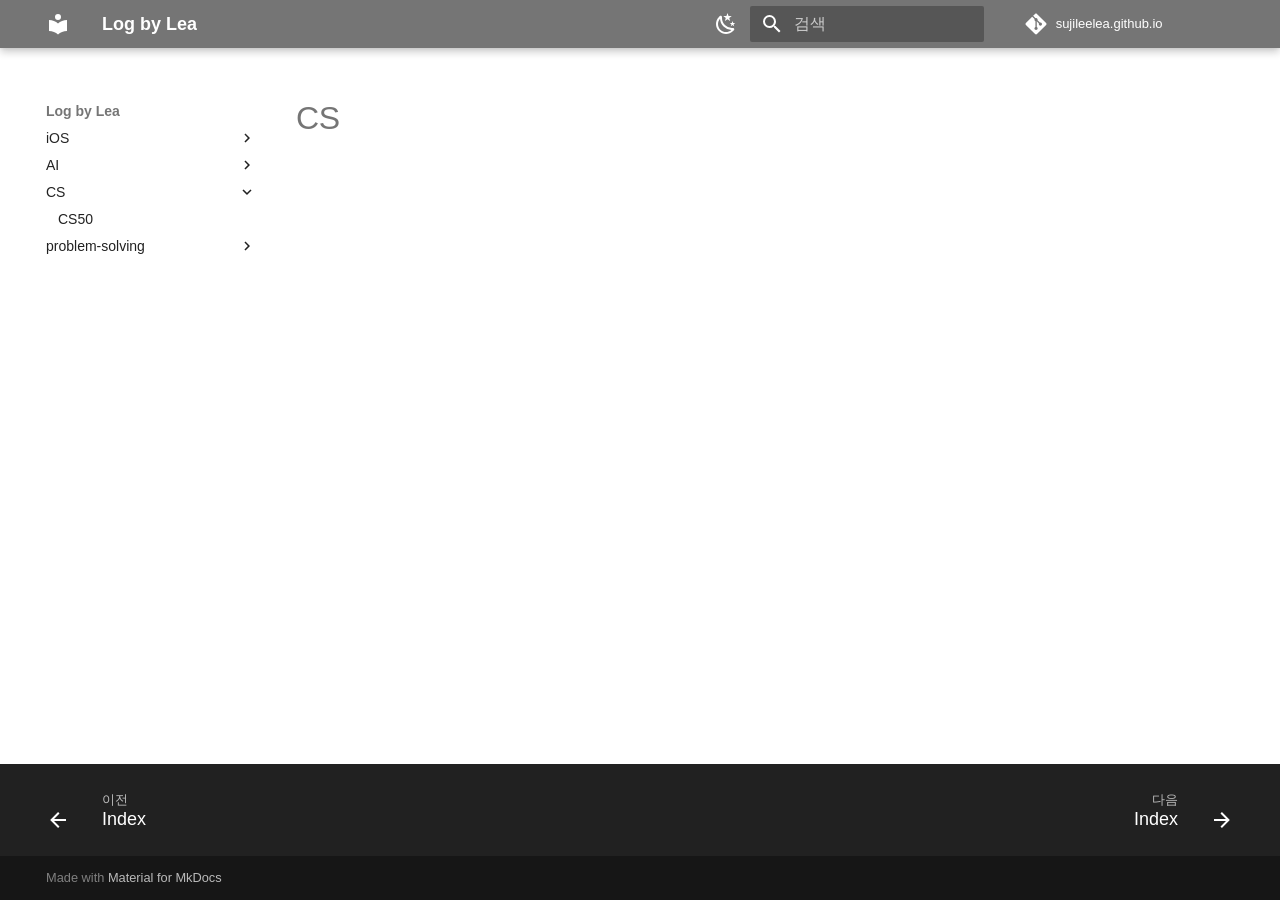
<file: CS/index.html>
<!doctype html>
<html lang="ko" class="no-js">
  <head>
    
      <meta charset="utf-8">
      <meta name="viewport" content="width=device-width,initial-scale=1">
      
        <meta name="description" content="서정윤의 기술 포트폴리오 & 블로그">
      
      
      
        <link rel="canonical" href="https://sujileelea.github.io/CS/">
      
      
        <link rel="prev" href="../AI/python/">
      
      
        <link rel="next" href="CS50/">
      
      
      <link rel="icon" href="../assets/images/favicon.png">
      <meta name="generator" content="mkdocs-1.6.1, mkdocs-material-9.6.20">
    
    
      
        <title>CS - Log by Lea</title>
      
    
    
      <link rel="stylesheet" href="../assets/stylesheets/main.e53b48f4.min.css">
      
        
        <link rel="stylesheet" href="../assets/stylesheets/palette.06af60db.min.css">
      
      


    
    
      
    
    
      
        
        
        <link rel="preconnect" href="https://fonts.gstatic.com" crossorigin>
        <link rel="stylesheet" href="https://fonts.googleapis.com/css?family=Pretendard:300,300i,400,400i,700,700i%7CJetBrains+Mono:400,400i,700,700i&display=fallback">
        <style>:root{--md-text-font:"Pretendard";--md-code-font:"JetBrains Mono"}</style>
      
    
    
    <script>__md_scope=new URL("..",location),__md_hash=e=>[...e].reduce(((e,_)=>(e<<5)-e+_.charCodeAt(0)),0),__md_get=(e,_=localStorage,t=__md_scope)=>JSON.parse(_.getItem(t.pathname+"."+e)),__md_set=(e,_,t=localStorage,a=__md_scope)=>{try{t.setItem(a.pathname+"."+e,JSON.stringify(_))}catch(e){}}</script>
    
      

    
    
    
  </head>
  
  
    
    
      
    
    
    
    
    <body dir="ltr" data-md-color-scheme="default" data-md-color-primary="grey" data-md-color-accent="grey">
  
    
    <input class="md-toggle" data-md-toggle="drawer" type="checkbox" id="__drawer" autocomplete="off">
    <input class="md-toggle" data-md-toggle="search" type="checkbox" id="__search" autocomplete="off">
    <label class="md-overlay" for="__drawer"></label>
    <div data-md-component="skip">
      
        
        <a href="#cs" class="md-skip">
          콘텐츠로 이동
        </a>
      
    </div>
    <div data-md-component="announce">
      
    </div>
    
    
      

  

<header class="md-header md-header--shadow" data-md-component="header">
  <nav class="md-header__inner md-grid" aria-label="상단/헤더">
    <a href=".." title="Log by Lea" class="md-header__button md-logo" aria-label="Log by Lea" data-md-component="logo">
      
  
  <svg xmlns="http://www.w3.org/2000/svg" viewBox="0 0 24 24"><path d="M12 8a3 3 0 0 0 3-3 3 3 0 0 0-3-3 3 3 0 0 0-3 3 3 3 0 0 0 3 3m0 3.54C9.64 9.35 6.5 8 3 8v11c3.5 0 6.64 1.35 9 3.54 2.36-2.19 5.5-3.54 9-3.54V8c-3.5 0-6.64 1.35-9 3.54"/></svg>

    </a>
    <label class="md-header__button md-icon" for="__drawer">
      
      <svg xmlns="http://www.w3.org/2000/svg" viewBox="0 0 24 24"><path d="M3 6h18v2H3zm0 5h18v2H3zm0 5h18v2H3z"/></svg>
    </label>
    <div class="md-header__title" data-md-component="header-title">
      <div class="md-header__ellipsis">
        <div class="md-header__topic">
          <span class="md-ellipsis">
            Log by Lea
          </span>
        </div>
        <div class="md-header__topic" data-md-component="header-topic">
          <span class="md-ellipsis">
            
              CS
            
          </span>
        </div>
      </div>
    </div>
    
      
        <form class="md-header__option" data-md-component="palette">
  
    
    
    
    <input class="md-option" data-md-color-media="" data-md-color-scheme="default" data-md-color-primary="grey" data-md-color-accent="grey"  aria-label="다크 모드"  type="radio" name="__palette" id="__palette_0">
    
      <label class="md-header__button md-icon" title="다크 모드" for="__palette_1" hidden>
        <svg xmlns="http://www.w3.org/2000/svg" viewBox="0 0 24 24"><path d="m17.75 4.09-2.53 1.94.91 3.06-2.63-1.81-2.63 1.81.91-3.06-2.53-1.94L12.44 4l1.06-3 1.06 3zm3.5 6.91-1.64 1.25.59 1.98-1.7-1.17-1.7 1.17.59-1.98L15.75 11l2.06-.05L18.5 9l.69 1.95zm-2.28 4.95c.83-.08 1.72 1.1 1.19 1.85-.32.45-.66.87-1.08 1.27C15.17 23 8.84 23 4.94 19.07c-3.91-3.9-3.91-10.24 0-14.14.4-.4.82-.76 1.27-1.08.75-.53 1.93.36 1.85 1.19-.27 2.86.69 5.83 2.89 8.02a9.96 9.96 0 0 0 8.02 2.89m-1.64 2.02a12.08 12.08 0 0 1-7.8-3.47c-2.17-2.19-3.33-5-3.49-7.82-2.81 3.14-2.7 7.96.31 10.98 3.02 3.01 7.84 3.12 10.98.31"/></svg>
      </label>
    
  
    
    
    
    <input class="md-option" data-md-color-media="" data-md-color-scheme="slate" data-md-color-primary="grey" data-md-color-accent="grey"  aria-label="라이트 모드"  type="radio" name="__palette" id="__palette_1">
    
      <label class="md-header__button md-icon" title="라이트 모드" for="__palette_0" hidden>
        <svg xmlns="http://www.w3.org/2000/svg" viewBox="0 0 24 24"><path d="M12 7a5 5 0 0 1 5 5 5 5 0 0 1-5 5 5 5 0 0 1-5-5 5 5 0 0 1 5-5m0 2a3 3 0 0 0-3 3 3 3 0 0 0 3 3 3 3 0 0 0 3-3 3 3 0 0 0-3-3m0-7 2.39 3.42C13.65 5.15 12.84 5 12 5s-1.65.15-2.39.42zM3.34 7l4.16-.35A7.2 7.2 0 0 0 5.94 8.5c-.44.74-.69 1.5-.83 2.29zm.02 10 1.76-3.77a7.131 7.131 0 0 0 2.38 4.14zM20.65 7l-1.77 3.79a7.02 7.02 0 0 0-2.38-4.15zm-.01 10-4.14.36c.59-.51 1.12-1.14 1.54-1.86.42-.73.69-1.5.83-2.29zM12 22l-2.41-3.44c.74.27 1.55.44 2.41.44.82 0 1.63-.17 2.37-.44z"/></svg>
      </label>
    
  
</form>
      
    
    
      <script>var palette=__md_get("__palette");if(palette&&palette.color){if("(prefers-color-scheme)"===palette.color.media){var media=matchMedia("(prefers-color-scheme: light)"),input=document.querySelector(media.matches?"[data-md-color-media='(prefers-color-scheme: light)']":"[data-md-color-media='(prefers-color-scheme: dark)']");palette.color.media=input.getAttribute("data-md-color-media"),palette.color.scheme=input.getAttribute("data-md-color-scheme"),palette.color.primary=input.getAttribute("data-md-color-primary"),palette.color.accent=input.getAttribute("data-md-color-accent")}for(var[key,value]of Object.entries(palette.color))document.body.setAttribute("data-md-color-"+key,value)}</script>
    
    
    
      
      
        <label class="md-header__button md-icon" for="__search">
          
          <svg xmlns="http://www.w3.org/2000/svg" viewBox="0 0 24 24"><path d="M9.5 3A6.5 6.5 0 0 1 16 9.5c0 1.61-.59 3.09-1.56 4.23l.27.27h.79l5 5-1.5 1.5-5-5v-.79l-.27-.27A6.52 6.52 0 0 1 9.5 16 6.5 6.5 0 0 1 3 9.5 6.5 6.5 0 0 1 9.5 3m0 2C7 5 5 7 5 9.5S7 14 9.5 14 14 12 14 9.5 12 5 9.5 5"/></svg>
        </label>
        <div class="md-search" data-md-component="search" role="dialog">
  <label class="md-search__overlay" for="__search"></label>
  <div class="md-search__inner" role="search">
    <form class="md-search__form" name="search">
      <input type="text" class="md-search__input" name="query" aria-label="검색" placeholder="검색" autocapitalize="off" autocorrect="off" autocomplete="off" spellcheck="false" data-md-component="search-query" required>
      <label class="md-search__icon md-icon" for="__search">
        
        <svg xmlns="http://www.w3.org/2000/svg" viewBox="0 0 24 24"><path d="M9.5 3A6.5 6.5 0 0 1 16 9.5c0 1.61-.59 3.09-1.56 4.23l.27.27h.79l5 5-1.5 1.5-5-5v-.79l-.27-.27A6.52 6.52 0 0 1 9.5 16 6.5 6.5 0 0 1 3 9.5 6.5 6.5 0 0 1 9.5 3m0 2C7 5 5 7 5 9.5S7 14 9.5 14 14 12 14 9.5 12 5 9.5 5"/></svg>
        
        <svg xmlns="http://www.w3.org/2000/svg" viewBox="0 0 24 24"><path d="M20 11v2H8l5.5 5.5-1.42 1.42L4.16 12l7.92-7.92L13.5 5.5 8 11z"/></svg>
      </label>
      <nav class="md-search__options" aria-label="검색">
        
        <button type="reset" class="md-search__icon md-icon" title="지우기" aria-label="지우기" tabindex="-1">
          
          <svg xmlns="http://www.w3.org/2000/svg" viewBox="0 0 24 24"><path d="M19 6.41 17.59 5 12 10.59 6.41 5 5 6.41 10.59 12 5 17.59 6.41 19 12 13.41 17.59 19 19 17.59 13.41 12z"/></svg>
        </button>
      </nav>
      
        <div class="md-search__suggest" data-md-component="search-suggest"></div>
      
    </form>
    <div class="md-search__output">
      <div class="md-search__scrollwrap" tabindex="0" data-md-scrollfix>
        <div class="md-search-result" data-md-component="search-result">
          <div class="md-search-result__meta">
            검색 초기화
          </div>
          <ol class="md-search-result__list" role="presentation"></ol>
        </div>
      </div>
    </div>
  </div>
</div>
      
    
    
      <div class="md-header__source">
        <a href="https://github.com/sujileelea/sujileelea.github.io" title="저장소로 이동" class="md-source" data-md-component="source">
  <div class="md-source__icon md-icon">
    
    <svg xmlns="http://www.w3.org/2000/svg" viewBox="0 0 448 512"><!--! Font Awesome Free 7.0.0 by @fontawesome - https://fontawesome.com License - https://fontawesome.com/license/free (Icons: CC BY 4.0, Fonts: SIL OFL 1.1, Code: MIT License) Copyright 2025 Fonticons, Inc.--><path d="M439.6 236.1 244 40.5c-5.4-5.5-12.8-8.5-20.4-8.5s-15 3-20.4 8.4L162.5 81l51.5 51.5c27.1-9.1 52.7 16.8 43.4 43.7l49.7 49.7c34.2-11.8 61.2 31 35.5 56.7-26.5 26.5-70.2-2.9-56-37.3L240.3 199v121.9c25.3 12.5 22.3 41.8 9.1 55-6.4 6.4-15.2 10.1-24.3 10.1s-17.8-3.6-24.3-10.1c-17.6-17.6-11.1-46.9 11.2-56v-123c-20.8-8.5-24.6-30.7-18.6-45L142.6 101 8.5 235.1C3 240.6 0 247.9 0 255.5s3 15 8.5 20.4l195.6 195.7c5.4 5.4 12.7 8.4 20.4 8.4s15-3 20.4-8.4l194.7-194.7c5.4-5.4 8.4-12.8 8.4-20.4s-3-15-8.4-20.4"/></svg>
  </div>
  <div class="md-source__repository">
    sujileelea.github.io
  </div>
</a>
      </div>
    
  </nav>
  
</header>
    
    <div class="md-container" data-md-component="container">
      
      
        
          
        
      
      <main class="md-main" data-md-component="main">
        <div class="md-main__inner md-grid">
          
            
              
              <div class="md-sidebar md-sidebar--primary" data-md-component="sidebar" data-md-type="navigation" >
                <div class="md-sidebar__scrollwrap">
                  <div class="md-sidebar__inner">
                    



  

<nav class="md-nav md-nav--primary md-nav--integrated" aria-label="네비게이션" data-md-level="0">
  <label class="md-nav__title" for="__drawer">
    <a href=".." title="Log by Lea" class="md-nav__button md-logo" aria-label="Log by Lea" data-md-component="logo">
      
  
  <svg xmlns="http://www.w3.org/2000/svg" viewBox="0 0 24 24"><path d="M12 8a3 3 0 0 0 3-3 3 3 0 0 0-3-3 3 3 0 0 0-3 3 3 3 0 0 0 3 3m0 3.54C9.64 9.35 6.5 8 3 8v11c3.5 0 6.64 1.35 9 3.54 2.36-2.19 5.5-3.54 9-3.54V8c-3.5 0-6.64 1.35-9 3.54"/></svg>

    </a>
    Log by Lea
  </label>
  
    <div class="md-nav__source">
      <a href="https://github.com/sujileelea/sujileelea.github.io" title="저장소로 이동" class="md-source" data-md-component="source">
  <div class="md-source__icon md-icon">
    
    <svg xmlns="http://www.w3.org/2000/svg" viewBox="0 0 448 512"><!--! Font Awesome Free 7.0.0 by @fontawesome - https://fontawesome.com License - https://fontawesome.com/license/free (Icons: CC BY 4.0, Fonts: SIL OFL 1.1, Code: MIT License) Copyright 2025 Fonticons, Inc.--><path d="M439.6 236.1 244 40.5c-5.4-5.5-12.8-8.5-20.4-8.5s-15 3-20.4 8.4L162.5 81l51.5 51.5c27.1-9.1 52.7 16.8 43.4 43.7l49.7 49.7c34.2-11.8 61.2 31 35.5 56.7-26.5 26.5-70.2-2.9-56-37.3L240.3 199v121.9c25.3 12.5 22.3 41.8 9.1 55-6.4 6.4-15.2 10.1-24.3 10.1s-17.8-3.6-24.3-10.1c-17.6-17.6-11.1-46.9 11.2-56v-123c-20.8-8.5-24.6-30.7-18.6-45L142.6 101 8.5 235.1C3 240.6 0 247.9 0 255.5s3 15 8.5 20.4l195.6 195.7c5.4 5.4 12.7 8.4 20.4 8.4s15-3 20.4-8.4l194.7-194.7c5.4-5.4 8.4-12.8 8.4-20.4s-3-15-8.4-20.4"/></svg>
  </div>
  <div class="md-source__repository">
    sujileelea.github.io
  </div>
</a>
    </div>
  
  <ul class="md-nav__list" data-md-scrollfix>
    
      
      
  
  
  
  
    
    
      
        
      
        
      
    
    
    
    
    <li class="md-nav__item md-nav__item--nested">
      
        
        
        <input class="md-nav__toggle md-toggle " type="checkbox" id="__nav_1" >
        
          
          <label class="md-nav__link" for="__nav_1" id="__nav_1_label" tabindex="0">
            
  
  
  <span class="md-ellipsis">
    iOS
    
  </span>
  

            <span class="md-nav__icon md-icon"></span>
          </label>
        
        <nav class="md-nav" data-md-level="1" aria-labelledby="__nav_1_label" aria-expanded="false">
          <label class="md-nav__title" for="__nav_1">
            <span class="md-nav__icon md-icon"></span>
            iOS
          </label>
          <ul class="md-nav__list" data-md-scrollfix>
            
              
                
  
  
  
  
    
    
      
        
          
        
      
        
      
        
      
    
    
    
    
    <li class="md-nav__item md-nav__item--nested">
      
        
        
        <input class="md-nav__toggle md-toggle " type="checkbox" id="__nav_1_1" >
        
          
          <div class="md-nav__link md-nav__container">
            <a href="../iOS/swift/" class="md-nav__link ">
              
  
  
  <span class="md-ellipsis">
    Swift
    
  </span>
  

            </a>
            
              
              <label class="md-nav__link " for="__nav_1_1" id="__nav_1_1_label" tabindex="0">
                <span class="md-nav__icon md-icon"></span>
              </label>
            
          </div>
        
        <nav class="md-nav" data-md-level="2" aria-labelledby="__nav_1_1_label" aria-expanded="false">
          <label class="md-nav__title" for="__nav_1_1">
            <span class="md-nav__icon md-icon"></span>
            Swift
          </label>
          <ul class="md-nav__list" data-md-scrollfix>
            
              
            
              
                
  
  
  
  
    <li class="md-nav__item">
      <a href="../iOS/swift/%ED%81%B4%EB%A1%9C%EC%A0%80%20%28Closures%29/" class="md-nav__link">
        
  
  
  <span class="md-ellipsis">
    클로저 (Closures)
    
  </span>
  

      </a>
    </li>
  

              
            
              
                
  
  
  
  
    <li class="md-nav__item">
      <a href="../iOS/swift/%ED%95%A8%EC%88%98%20%28Funtions%29/" class="md-nav__link">
        
  
  
  <span class="md-ellipsis">
    함수 (Funtions)
    
  </span>
  

      </a>
    </li>
  

              
            
          </ul>
        </nav>
      
    </li>
  

              
            
              
                
  
  
  
  
    
    
      
        
          
        
      
    
    
    
    
    <li class="md-nav__item md-nav__item--nested">
      
        
        
        <input class="md-nav__toggle md-toggle " type="checkbox" id="__nav_1_2" >
        
          
          <div class="md-nav__link md-nav__container">
            <a href="../iOS/SwiftUI/" class="md-nav__link ">
              
  
  
  <span class="md-ellipsis">
    SwiftUI
    
  </span>
  

            </a>
            
          </div>
        
        <nav class="md-nav" data-md-level="2" aria-labelledby="__nav_1_2_label" aria-expanded="false">
          <label class="md-nav__title" for="__nav_1_2">
            <span class="md-nav__icon md-icon"></span>
            SwiftUI
          </label>
          <ul class="md-nav__list" data-md-scrollfix>
            
              
            
          </ul>
        </nav>
      
    </li>
  

              
            
          </ul>
        </nav>
      
    </li>
  

    
      
      
  
  
  
  
    
    
      
        
      
    
    
    
    
    <li class="md-nav__item md-nav__item--nested">
      
        
        
        <input class="md-nav__toggle md-toggle " type="checkbox" id="__nav_2" >
        
          
          <label class="md-nav__link" for="__nav_2" id="__nav_2_label" tabindex="0">
            
  
  
  <span class="md-ellipsis">
    AI
    
  </span>
  

            <span class="md-nav__icon md-icon"></span>
          </label>
        
        <nav class="md-nav" data-md-level="1" aria-labelledby="__nav_2_label" aria-expanded="false">
          <label class="md-nav__title" for="__nav_2">
            <span class="md-nav__icon md-icon"></span>
            AI
          </label>
          <ul class="md-nav__list" data-md-scrollfix>
            
              
                
  
  
  
  
    
    
      
        
          
        
      
    
    
    
    
    <li class="md-nav__item md-nav__item--nested">
      
        
        
        <input class="md-nav__toggle md-toggle " type="checkbox" id="__nav_2_1" >
        
          
          <div class="md-nav__link md-nav__container">
            <a href="../AI/python/" class="md-nav__link ">
              
  
  
  <span class="md-ellipsis">
    Python
    
  </span>
  

            </a>
            
          </div>
        
        <nav class="md-nav" data-md-level="2" aria-labelledby="__nav_2_1_label" aria-expanded="false">
          <label class="md-nav__title" for="__nav_2_1">
            <span class="md-nav__icon md-icon"></span>
            Python
          </label>
          <ul class="md-nav__list" data-md-scrollfix>
            
              
            
          </ul>
        </nav>
      
    </li>
  

              
            
          </ul>
        </nav>
      
    </li>
  

    
      
      
  
  
    
  
  
  
    
    
      
        
      
    
    
    
    
    <li class="md-nav__item md-nav__item--active md-nav__item--nested">
      
        
        
        <input class="md-nav__toggle md-toggle " type="checkbox" id="__nav_3" checked>
        
          
          <label class="md-nav__link" for="__nav_3" id="__nav_3_label" tabindex="0">
            
  
  
  <span class="md-ellipsis">
    CS
    
  </span>
  

            <span class="md-nav__icon md-icon"></span>
          </label>
        
        <nav class="md-nav" data-md-level="1" aria-labelledby="__nav_3_label" aria-expanded="true">
          <label class="md-nav__title" for="__nav_3">
            <span class="md-nav__icon md-icon"></span>
            CS
          </label>
          <ul class="md-nav__list" data-md-scrollfix>
            
              
                
  
  
  
  
    
    
      
        
          
        
      
    
    
    
    
    <li class="md-nav__item md-nav__item--nested">
      
        
        
        <input class="md-nav__toggle md-toggle " type="checkbox" id="__nav_3_1" >
        
          
          <div class="md-nav__link md-nav__container">
            <a href="CS50/" class="md-nav__link ">
              
  
  
  <span class="md-ellipsis">
    CS50
    
  </span>
  

            </a>
            
          </div>
        
        <nav class="md-nav" data-md-level="2" aria-labelledby="__nav_3_1_label" aria-expanded="false">
          <label class="md-nav__title" for="__nav_3_1">
            <span class="md-nav__icon md-icon"></span>
            CS50
          </label>
          <ul class="md-nav__list" data-md-scrollfix>
            
              
            
          </ul>
        </nav>
      
    </li>
  

              
            
          </ul>
        </nav>
      
    </li>
  

    
      
      
  
  
  
  
    
    
      
        
      
        
      
    
    
    
    
    <li class="md-nav__item md-nav__item--nested">
      
        
        
        <input class="md-nav__toggle md-toggle " type="checkbox" id="__nav_4" >
        
          
          <label class="md-nav__link" for="__nav_4" id="__nav_4_label" tabindex="0">
            
  
  
  <span class="md-ellipsis">
    problem-solving
    
  </span>
  

            <span class="md-nav__icon md-icon"></span>
          </label>
        
        <nav class="md-nav" data-md-level="1" aria-labelledby="__nav_4_label" aria-expanded="false">
          <label class="md-nav__title" for="__nav_4">
            <span class="md-nav__icon md-icon"></span>
            problem-solving
          </label>
          <ul class="md-nav__list" data-md-scrollfix>
            
              
                
  
  
  
  
    
    
      
        
          
        
      
    
    
    
    
    <li class="md-nav__item md-nav__item--nested">
      
        
        
        <input class="md-nav__toggle md-toggle " type="checkbox" id="__nav_4_1" >
        
          
          <div class="md-nav__link md-nav__container">
            <a href="../problem-solving/programmers/" class="md-nav__link ">
              
  
  
  <span class="md-ellipsis">
    Programmers
    
  </span>
  

            </a>
            
          </div>
        
        <nav class="md-nav" data-md-level="2" aria-labelledby="__nav_4_1_label" aria-expanded="false">
          <label class="md-nav__title" for="__nav_4_1">
            <span class="md-nav__icon md-icon"></span>
            Programmers
          </label>
          <ul class="md-nav__list" data-md-scrollfix>
            
              
            
          </ul>
        </nav>
      
    </li>
  

              
            
              
                
  
  
  
  
    
    
      
        
          
        
      
    
    
    
    
    <li class="md-nav__item md-nav__item--nested">
      
        
        
        <input class="md-nav__toggle md-toggle " type="checkbox" id="__nav_4_2" >
        
          
          <div class="md-nav__link md-nav__container">
            <a href="../problem-solving/baekjoon/" class="md-nav__link ">
              
  
  
  <span class="md-ellipsis">
    Baekjoon
    
  </span>
  

            </a>
            
          </div>
        
        <nav class="md-nav" data-md-level="2" aria-labelledby="__nav_4_2_label" aria-expanded="false">
          <label class="md-nav__title" for="__nav_4_2">
            <span class="md-nav__icon md-icon"></span>
            Baekjoon
          </label>
          <ul class="md-nav__list" data-md-scrollfix>
            
              
            
          </ul>
        </nav>
      
    </li>
  

              
            
          </ul>
        </nav>
      
    </li>
  

    
  </ul>
</nav>
                  </div>
                </div>
              </div>
            
            
          
          
            <div class="md-content" data-md-component="content">
              <article class="md-content__inner md-typeset">
                
                  


  
  


<h1 id="cs">CS<a class="headerlink" href="#cs" title="Permanent link">&para;</a></h1>












                
              </article>
            </div>
          
          
<script>var target=document.getElementById(location.hash.slice(1));target&&target.name&&(target.checked=target.name.startsWith("__tabbed_"))</script>
        </div>
        
          <button type="button" class="md-top md-icon" data-md-component="top" hidden>
  
  <svg xmlns="http://www.w3.org/2000/svg" viewBox="0 0 24 24"><path d="M13 20h-2V8l-5.5 5.5-1.42-1.42L12 4.16l7.92 7.92-1.42 1.42L13 8z"/></svg>
  맨위로
</button>
        
      </main>
      
        <footer class="md-footer">
  
    
      
      <nav class="md-footer__inner md-grid" aria-label="하단/푸터" >
        
          
          <a href="../AI/python/" class="md-footer__link md-footer__link--prev" aria-label="이전: Index">
            <div class="md-footer__button md-icon">
              
              <svg xmlns="http://www.w3.org/2000/svg" viewBox="0 0 24 24"><path d="M20 11v2H8l5.5 5.5-1.42 1.42L4.16 12l7.92-7.92L13.5 5.5 8 11z"/></svg>
            </div>
            <div class="md-footer__title">
              <span class="md-footer__direction">
                이전
              </span>
              <div class="md-ellipsis">
                Index
              </div>
            </div>
          </a>
        
        
          
          <a href="CS50/" class="md-footer__link md-footer__link--next" aria-label="다음: Index">
            <div class="md-footer__title">
              <span class="md-footer__direction">
                다음
              </span>
              <div class="md-ellipsis">
                Index
              </div>
            </div>
            <div class="md-footer__button md-icon">
              
              <svg xmlns="http://www.w3.org/2000/svg" viewBox="0 0 24 24"><path d="M4 11v2h12l-5.5 5.5 1.42 1.42L19.84 12l-7.92-7.92L10.5 5.5 16 11z"/></svg>
            </div>
          </a>
        
      </nav>
    
  
  <div class="md-footer-meta md-typeset">
    <div class="md-footer-meta__inner md-grid">
      <div class="md-copyright">
  
  
    Made with
    <a href="https://squidfunk.github.io/mkdocs-material/" target="_blank" rel="noopener">
      Material for MkDocs
    </a>
  
</div>
      
    </div>
  </div>
</footer>
      
    </div>
    <div class="md-dialog" data-md-component="dialog">
      <div class="md-dialog__inner md-typeset"></div>
    </div>
    
    
    
      
      <script id="__config" type="application/json">{"base": "..", "features": ["navigation.instant", "navigation.top", "navigation.tracking", "navigation.footer", "navigation.indexes", "search.suggest", "search.highlight", "toc.integrate", "content.code.copy"], "search": "../assets/javascripts/workers/search.973d3a69.min.js", "tags": null, "translations": {"clipboard.copied": "\ud074\ub9bd\ubcf4\ub4dc\uc5d0 \ubcf5\uc0ac\ub428", "clipboard.copy": "\ud074\ub9bd\ubcf4\ub4dc\ub85c \ubcf5\uc0ac", "search.result.more.one": "\uc774 \ubb38\uc11c\uc5d0\uc11c 1\uac1c\uc758 \uac80\uc0c9 \uacb0\uacfc \ub354 \ubcf4\uae30", "search.result.more.other": "\uc774 \ubb38\uc11c\uc5d0\uc11c #\uac1c\uc758 \uac80\uc0c9 \uacb0\uacfc \ub354 \ubcf4\uae30", "search.result.none": "\uac80\uc0c9\uc5b4\uc640 \uc77c\uce58\ud558\ub294 \ubb38\uc11c\uac00 \uc5c6\uc2b5\ub2c8\ub2e4", "search.result.one": "1\uac1c\uc758 \uc77c\uce58\ud558\ub294 \ubb38\uc11c", "search.result.other": "#\uac1c\uc758 \uc77c\uce58\ud558\ub294 \ubb38\uc11c", "search.result.placeholder": "\uac80\uc0c9\uc5b4\ub97c \uc785\ub825\ud558\uc138\uc694", "search.result.term.missing": "\ud3ec\ud568\ub418\uc9c0 \uc54a\uc740 \uac80\uc0c9\uc5b4", "select.version": "\ubc84\uc804 \uc120\ud0dd"}, "version": null}</script>
    
    
      <script src="../assets/javascripts/bundle.f55a23d4.min.js"></script>
      
    
  </body>
</html>
</file>
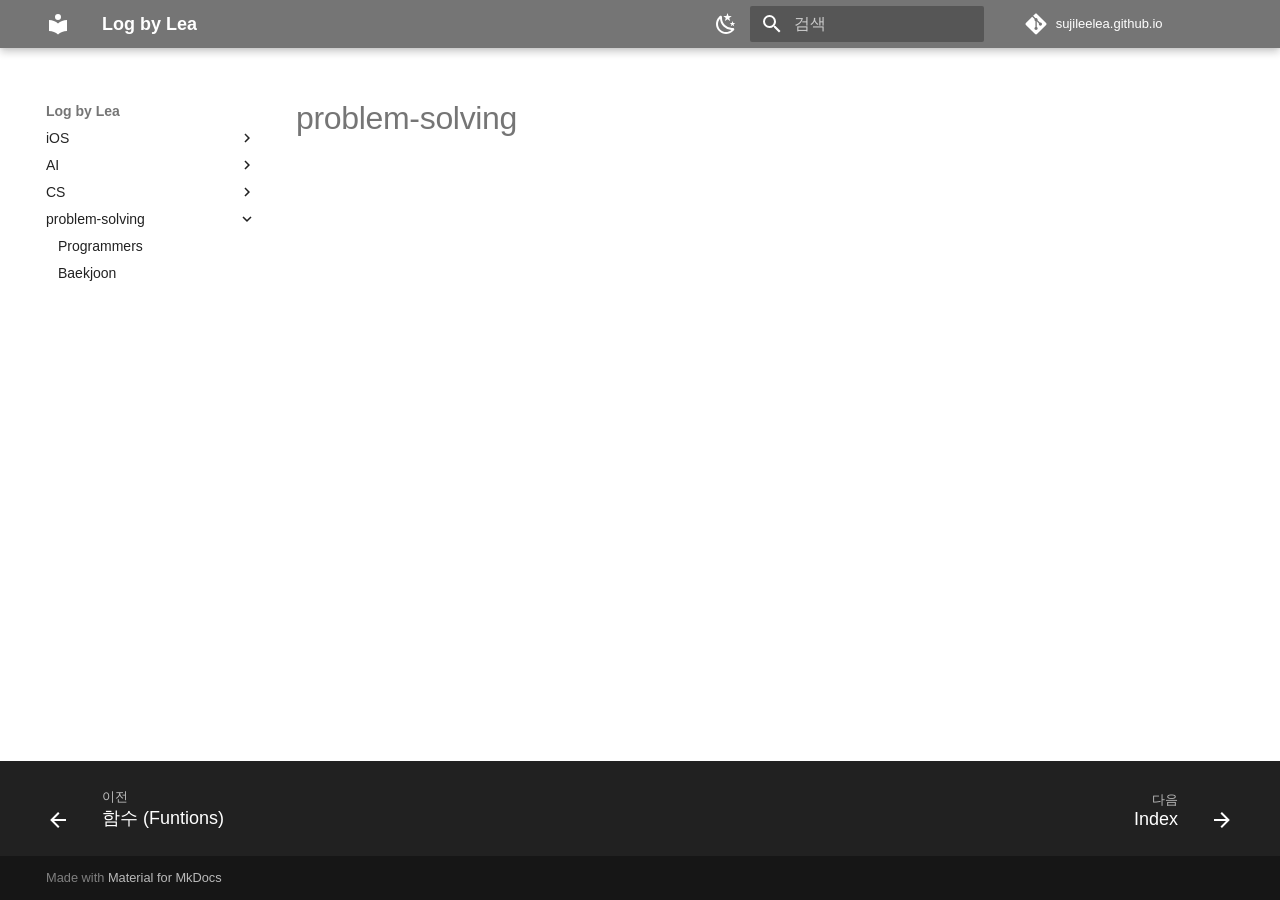
<file: problem-solving/index.html>
<!doctype html>
<html lang="ko" class="no-js">
  <head>
    
      <meta charset="utf-8">
      <meta name="viewport" content="width=device-width,initial-scale=1">
      
        <meta name="description" content="서정윤의 기술 포트폴리오 & 블로그">
      
      
      
        <link rel="canonical" href="https://sujileelea.github.io/problem-solving/">
      
      
        <link rel="prev" href="../iOS/swift/%ED%95%A8%EC%88%98%20%28Funtions%29/">
      
      
        <link rel="next" href="baekjoon/">
      
      
      <link rel="icon" href="../assets/images/favicon.png">
      <meta name="generator" content="mkdocs-1.6.1, mkdocs-material-9.6.20">
    
    
      
        <title>problem-solving - Log by Lea</title>
      
    
    
      <link rel="stylesheet" href="../assets/stylesheets/main.e53b48f4.min.css">
      
        
        <link rel="stylesheet" href="../assets/stylesheets/palette.06af60db.min.css">
      
      


    
    
      
    
    
      
        
        
        <link rel="preconnect" href="https://fonts.gstatic.com" crossorigin>
        <link rel="stylesheet" href="https://fonts.googleapis.com/css?family=Pretendard:300,300i,400,400i,700,700i%7CJetBrains+Mono:400,400i,700,700i&display=fallback">
        <style>:root{--md-text-font:"Pretendard";--md-code-font:"JetBrains Mono"}</style>
      
    
    
    <script>__md_scope=new URL("..",location),__md_hash=e=>[...e].reduce(((e,_)=>(e<<5)-e+_.charCodeAt(0)),0),__md_get=(e,_=localStorage,t=__md_scope)=>JSON.parse(_.getItem(t.pathname+"."+e)),__md_set=(e,_,t=localStorage,a=__md_scope)=>{try{t.setItem(a.pathname+"."+e,JSON.stringify(_))}catch(e){}}</script>
    
      

    
    
    
  </head>
  
  
    
    
      
    
    
    
    
    <body dir="ltr" data-md-color-scheme="default" data-md-color-primary="grey" data-md-color-accent="grey">
  
    
    <input class="md-toggle" data-md-toggle="drawer" type="checkbox" id="__drawer" autocomplete="off">
    <input class="md-toggle" data-md-toggle="search" type="checkbox" id="__search" autocomplete="off">
    <label class="md-overlay" for="__drawer"></label>
    <div data-md-component="skip">
      
        
        <a href="#problem-solving" class="md-skip">
          콘텐츠로 이동
        </a>
      
    </div>
    <div data-md-component="announce">
      
    </div>
    
    
      

  

<header class="md-header md-header--shadow" data-md-component="header">
  <nav class="md-header__inner md-grid" aria-label="상단/헤더">
    <a href=".." title="Log by Lea" class="md-header__button md-logo" aria-label="Log by Lea" data-md-component="logo">
      
  
  <svg xmlns="http://www.w3.org/2000/svg" viewBox="0 0 24 24"><path d="M12 8a3 3 0 0 0 3-3 3 3 0 0 0-3-3 3 3 0 0 0-3 3 3 3 0 0 0 3 3m0 3.54C9.64 9.35 6.5 8 3 8v11c3.5 0 6.64 1.35 9 3.54 2.36-2.19 5.5-3.54 9-3.54V8c-3.5 0-6.64 1.35-9 3.54"/></svg>

    </a>
    <label class="md-header__button md-icon" for="__drawer">
      
      <svg xmlns="http://www.w3.org/2000/svg" viewBox="0 0 24 24"><path d="M3 6h18v2H3zm0 5h18v2H3zm0 5h18v2H3z"/></svg>
    </label>
    <div class="md-header__title" data-md-component="header-title">
      <div class="md-header__ellipsis">
        <div class="md-header__topic">
          <span class="md-ellipsis">
            Log by Lea
          </span>
        </div>
        <div class="md-header__topic" data-md-component="header-topic">
          <span class="md-ellipsis">
            
              problem-solving
            
          </span>
        </div>
      </div>
    </div>
    
      
        <form class="md-header__option" data-md-component="palette">
  
    
    
    
    <input class="md-option" data-md-color-media="" data-md-color-scheme="default" data-md-color-primary="grey" data-md-color-accent="grey"  aria-label="다크 모드"  type="radio" name="__palette" id="__palette_0">
    
      <label class="md-header__button md-icon" title="다크 모드" for="__palette_1" hidden>
        <svg xmlns="http://www.w3.org/2000/svg" viewBox="0 0 24 24"><path d="m17.75 4.09-2.53 1.94.91 3.06-2.63-1.81-2.63 1.81.91-3.06-2.53-1.94L12.44 4l1.06-3 1.06 3zm3.5 6.91-1.64 1.25.59 1.98-1.7-1.17-1.7 1.17.59-1.98L15.75 11l2.06-.05L18.5 9l.69 1.95zm-2.28 4.95c.83-.08 1.72 1.1 1.19 1.85-.32.45-.66.87-1.08 1.27C15.17 23 8.84 23 4.94 19.07c-3.91-3.9-3.91-10.24 0-14.14.4-.4.82-.76 1.27-1.08.75-.53 1.93.36 1.85 1.19-.27 2.86.69 5.83 2.89 8.02a9.96 9.96 0 0 0 8.02 2.89m-1.64 2.02a12.08 12.08 0 0 1-7.8-3.47c-2.17-2.19-3.33-5-3.49-7.82-2.81 3.14-2.7 7.96.31 10.98 3.02 3.01 7.84 3.12 10.98.31"/></svg>
      </label>
    
  
    
    
    
    <input class="md-option" data-md-color-media="" data-md-color-scheme="slate" data-md-color-primary="grey" data-md-color-accent="grey"  aria-label="라이트 모드"  type="radio" name="__palette" id="__palette_1">
    
      <label class="md-header__button md-icon" title="라이트 모드" for="__palette_0" hidden>
        <svg xmlns="http://www.w3.org/2000/svg" viewBox="0 0 24 24"><path d="M12 7a5 5 0 0 1 5 5 5 5 0 0 1-5 5 5 5 0 0 1-5-5 5 5 0 0 1 5-5m0 2a3 3 0 0 0-3 3 3 3 0 0 0 3 3 3 3 0 0 0 3-3 3 3 0 0 0-3-3m0-7 2.39 3.42C13.65 5.15 12.84 5 12 5s-1.65.15-2.39.42zM3.34 7l4.16-.35A7.2 7.2 0 0 0 5.94 8.5c-.44.74-.69 1.5-.83 2.29zm.02 10 1.76-3.77a7.131 7.131 0 0 0 2.38 4.14zM20.65 7l-1.77 3.79a7.02 7.02 0 0 0-2.38-4.15zm-.01 10-4.14.36c.59-.51 1.12-1.14 1.54-1.86.42-.73.69-1.5.83-2.29zM12 22l-2.41-3.44c.74.27 1.55.44 2.41.44.82 0 1.63-.17 2.37-.44z"/></svg>
      </label>
    
  
</form>
      
    
    
      <script>var palette=__md_get("__palette");if(palette&&palette.color){if("(prefers-color-scheme)"===palette.color.media){var media=matchMedia("(prefers-color-scheme: light)"),input=document.querySelector(media.matches?"[data-md-color-media='(prefers-color-scheme: light)']":"[data-md-color-media='(prefers-color-scheme: dark)']");palette.color.media=input.getAttribute("data-md-color-media"),palette.color.scheme=input.getAttribute("data-md-color-scheme"),palette.color.primary=input.getAttribute("data-md-color-primary"),palette.color.accent=input.getAttribute("data-md-color-accent")}for(var[key,value]of Object.entries(palette.color))document.body.setAttribute("data-md-color-"+key,value)}</script>
    
    
    
      
      
        <label class="md-header__button md-icon" for="__search">
          
          <svg xmlns="http://www.w3.org/2000/svg" viewBox="0 0 24 24"><path d="M9.5 3A6.5 6.5 0 0 1 16 9.5c0 1.61-.59 3.09-1.56 4.23l.27.27h.79l5 5-1.5 1.5-5-5v-.79l-.27-.27A6.52 6.52 0 0 1 9.5 16 6.5 6.5 0 0 1 3 9.5 6.5 6.5 0 0 1 9.5 3m0 2C7 5 5 7 5 9.5S7 14 9.5 14 14 12 14 9.5 12 5 9.5 5"/></svg>
        </label>
        <div class="md-search" data-md-component="search" role="dialog">
  <label class="md-search__overlay" for="__search"></label>
  <div class="md-search__inner" role="search">
    <form class="md-search__form" name="search">
      <input type="text" class="md-search__input" name="query" aria-label="검색" placeholder="검색" autocapitalize="off" autocorrect="off" autocomplete="off" spellcheck="false" data-md-component="search-query" required>
      <label class="md-search__icon md-icon" for="__search">
        
        <svg xmlns="http://www.w3.org/2000/svg" viewBox="0 0 24 24"><path d="M9.5 3A6.5 6.5 0 0 1 16 9.5c0 1.61-.59 3.09-1.56 4.23l.27.27h.79l5 5-1.5 1.5-5-5v-.79l-.27-.27A6.52 6.52 0 0 1 9.5 16 6.5 6.5 0 0 1 3 9.5 6.5 6.5 0 0 1 9.5 3m0 2C7 5 5 7 5 9.5S7 14 9.5 14 14 12 14 9.5 12 5 9.5 5"/></svg>
        
        <svg xmlns="http://www.w3.org/2000/svg" viewBox="0 0 24 24"><path d="M20 11v2H8l5.5 5.5-1.42 1.42L4.16 12l7.92-7.92L13.5 5.5 8 11z"/></svg>
      </label>
      <nav class="md-search__options" aria-label="검색">
        
        <button type="reset" class="md-search__icon md-icon" title="지우기" aria-label="지우기" tabindex="-1">
          
          <svg xmlns="http://www.w3.org/2000/svg" viewBox="0 0 24 24"><path d="M19 6.41 17.59 5 12 10.59 6.41 5 5 6.41 10.59 12 5 17.59 6.41 19 12 13.41 17.59 19 19 17.59 13.41 12z"/></svg>
        </button>
      </nav>
      
        <div class="md-search__suggest" data-md-component="search-suggest"></div>
      
    </form>
    <div class="md-search__output">
      <div class="md-search__scrollwrap" tabindex="0" data-md-scrollfix>
        <div class="md-search-result" data-md-component="search-result">
          <div class="md-search-result__meta">
            검색 초기화
          </div>
          <ol class="md-search-result__list" role="presentation"></ol>
        </div>
      </div>
    </div>
  </div>
</div>
      
    
    
      <div class="md-header__source">
        <a href="https://github.com/sujileelea/sujileelea.github.io" title="저장소로 이동" class="md-source" data-md-component="source">
  <div class="md-source__icon md-icon">
    
    <svg xmlns="http://www.w3.org/2000/svg" viewBox="0 0 448 512"><!--! Font Awesome Free 7.0.0 by @fontawesome - https://fontawesome.com License - https://fontawesome.com/license/free (Icons: CC BY 4.0, Fonts: SIL OFL 1.1, Code: MIT License) Copyright 2025 Fonticons, Inc.--><path d="M439.6 236.1 244 40.5c-5.4-5.5-12.8-8.5-20.4-8.5s-15 3-20.4 8.4L162.5 81l51.5 51.5c27.1-9.1 52.7 16.8 43.4 43.7l49.7 49.7c34.2-11.8 61.2 31 35.5 56.7-26.5 26.5-70.2-2.9-56-37.3L240.3 199v121.9c25.3 12.5 22.3 41.8 9.1 55-6.4 6.4-15.2 10.1-24.3 10.1s-17.8-3.6-24.3-10.1c-17.6-17.6-11.1-46.9 11.2-56v-123c-20.8-8.5-24.6-30.7-18.6-45L142.6 101 8.5 235.1C3 240.6 0 247.9 0 255.5s3 15 8.5 20.4l195.6 195.7c5.4 5.4 12.7 8.4 20.4 8.4s15-3 20.4-8.4l194.7-194.7c5.4-5.4 8.4-12.8 8.4-20.4s-3-15-8.4-20.4"/></svg>
  </div>
  <div class="md-source__repository">
    sujileelea.github.io
  </div>
</a>
      </div>
    
  </nav>
  
</header>
    
    <div class="md-container" data-md-component="container">
      
      
        
          
        
      
      <main class="md-main" data-md-component="main">
        <div class="md-main__inner md-grid">
          
            
              
              <div class="md-sidebar md-sidebar--primary" data-md-component="sidebar" data-md-type="navigation" >
                <div class="md-sidebar__scrollwrap">
                  <div class="md-sidebar__inner">
                    



  

<nav class="md-nav md-nav--primary md-nav--integrated" aria-label="네비게이션" data-md-level="0">
  <label class="md-nav__title" for="__drawer">
    <a href=".." title="Log by Lea" class="md-nav__button md-logo" aria-label="Log by Lea" data-md-component="logo">
      
  
  <svg xmlns="http://www.w3.org/2000/svg" viewBox="0 0 24 24"><path d="M12 8a3 3 0 0 0 3-3 3 3 0 0 0-3-3 3 3 0 0 0-3 3 3 3 0 0 0 3 3m0 3.54C9.64 9.35 6.5 8 3 8v11c3.5 0 6.64 1.35 9 3.54 2.36-2.19 5.5-3.54 9-3.54V8c-3.5 0-6.64 1.35-9 3.54"/></svg>

    </a>
    Log by Lea
  </label>
  
    <div class="md-nav__source">
      <a href="https://github.com/sujileelea/sujileelea.github.io" title="저장소로 이동" class="md-source" data-md-component="source">
  <div class="md-source__icon md-icon">
    
    <svg xmlns="http://www.w3.org/2000/svg" viewBox="0 0 448 512"><!--! Font Awesome Free 7.0.0 by @fontawesome - https://fontawesome.com License - https://fontawesome.com/license/free (Icons: CC BY 4.0, Fonts: SIL OFL 1.1, Code: MIT License) Copyright 2025 Fonticons, Inc.--><path d="M439.6 236.1 244 40.5c-5.4-5.5-12.8-8.5-20.4-8.5s-15 3-20.4 8.4L162.5 81l51.5 51.5c27.1-9.1 52.7 16.8 43.4 43.7l49.7 49.7c34.2-11.8 61.2 31 35.5 56.7-26.5 26.5-70.2-2.9-56-37.3L240.3 199v121.9c25.3 12.5 22.3 41.8 9.1 55-6.4 6.4-15.2 10.1-24.3 10.1s-17.8-3.6-24.3-10.1c-17.6-17.6-11.1-46.9 11.2-56v-123c-20.8-8.5-24.6-30.7-18.6-45L142.6 101 8.5 235.1C3 240.6 0 247.9 0 255.5s3 15 8.5 20.4l195.6 195.7c5.4 5.4 12.7 8.4 20.4 8.4s15-3 20.4-8.4l194.7-194.7c5.4-5.4 8.4-12.8 8.4-20.4s-3-15-8.4-20.4"/></svg>
  </div>
  <div class="md-source__repository">
    sujileelea.github.io
  </div>
</a>
    </div>
  
  <ul class="md-nav__list" data-md-scrollfix>
    
      
      
  
  
  
  
    
    
      
        
      
        
      
    
    
    
    
    <li class="md-nav__item md-nav__item--nested">
      
        
        
        <input class="md-nav__toggle md-toggle " type="checkbox" id="__nav_1" >
        
          
          <label class="md-nav__link" for="__nav_1" id="__nav_1_label" tabindex="0">
            
  
  
  <span class="md-ellipsis">
    iOS
    
  </span>
  

            <span class="md-nav__icon md-icon"></span>
          </label>
        
        <nav class="md-nav" data-md-level="1" aria-labelledby="__nav_1_label" aria-expanded="false">
          <label class="md-nav__title" for="__nav_1">
            <span class="md-nav__icon md-icon"></span>
            iOS
          </label>
          <ul class="md-nav__list" data-md-scrollfix>
            
              
                
  
  
  
  
    
    
      
        
          
        
      
        
      
        
      
    
    
    
    
    <li class="md-nav__item md-nav__item--nested">
      
        
        
        <input class="md-nav__toggle md-toggle " type="checkbox" id="__nav_1_1" >
        
          
          <div class="md-nav__link md-nav__container">
            <a href="../iOS/swift/" class="md-nav__link ">
              
  
  
  <span class="md-ellipsis">
    Swift
    
  </span>
  

            </a>
            
              
              <label class="md-nav__link " for="__nav_1_1" id="__nav_1_1_label" tabindex="0">
                <span class="md-nav__icon md-icon"></span>
              </label>
            
          </div>
        
        <nav class="md-nav" data-md-level="2" aria-labelledby="__nav_1_1_label" aria-expanded="false">
          <label class="md-nav__title" for="__nav_1_1">
            <span class="md-nav__icon md-icon"></span>
            Swift
          </label>
          <ul class="md-nav__list" data-md-scrollfix>
            
              
            
              
                
  
  
  
  
    <li class="md-nav__item">
      <a href="../iOS/swift/%ED%81%B4%EB%A1%9C%EC%A0%80%20%28Closures%29/" class="md-nav__link">
        
  
  
  <span class="md-ellipsis">
    클로저 (Closures)
    
  </span>
  

      </a>
    </li>
  

              
            
              
                
  
  
  
  
    <li class="md-nav__item">
      <a href="../iOS/swift/%ED%95%A8%EC%88%98%20%28Funtions%29/" class="md-nav__link">
        
  
  
  <span class="md-ellipsis">
    함수 (Funtions)
    
  </span>
  

      </a>
    </li>
  

              
            
          </ul>
        </nav>
      
    </li>
  

              
            
              
                
  
  
  
  
    
    
      
        
          
        
      
    
    
    
    
    <li class="md-nav__item md-nav__item--nested">
      
        
        
        <input class="md-nav__toggle md-toggle " type="checkbox" id="__nav_1_2" >
        
          
          <div class="md-nav__link md-nav__container">
            <a href="../iOS/SwiftUI/" class="md-nav__link ">
              
  
  
  <span class="md-ellipsis">
    SwiftUI
    
  </span>
  

            </a>
            
          </div>
        
        <nav class="md-nav" data-md-level="2" aria-labelledby="__nav_1_2_label" aria-expanded="false">
          <label class="md-nav__title" for="__nav_1_2">
            <span class="md-nav__icon md-icon"></span>
            SwiftUI
          </label>
          <ul class="md-nav__list" data-md-scrollfix>
            
              
            
          </ul>
        </nav>
      
    </li>
  

              
            
          </ul>
        </nav>
      
    </li>
  

    
      
      
  
  
  
  
    
    
      
        
      
    
    
    
    
    <li class="md-nav__item md-nav__item--nested">
      
        
        
        <input class="md-nav__toggle md-toggle " type="checkbox" id="__nav_2" >
        
          
          <label class="md-nav__link" for="__nav_2" id="__nav_2_label" tabindex="0">
            
  
  
  <span class="md-ellipsis">
    AI
    
  </span>
  

            <span class="md-nav__icon md-icon"></span>
          </label>
        
        <nav class="md-nav" data-md-level="1" aria-labelledby="__nav_2_label" aria-expanded="false">
          <label class="md-nav__title" for="__nav_2">
            <span class="md-nav__icon md-icon"></span>
            AI
          </label>
          <ul class="md-nav__list" data-md-scrollfix>
            
              
                
  
  
  
  
    
    
      
        
          
        
      
    
    
    
    
    <li class="md-nav__item md-nav__item--nested">
      
        
        
        <input class="md-nav__toggle md-toggle " type="checkbox" id="__nav_2_1" >
        
          
          <div class="md-nav__link md-nav__container">
            <a href="../AI/python/" class="md-nav__link ">
              
  
  
  <span class="md-ellipsis">
    Python
    
  </span>
  

            </a>
            
          </div>
        
        <nav class="md-nav" data-md-level="2" aria-labelledby="__nav_2_1_label" aria-expanded="false">
          <label class="md-nav__title" for="__nav_2_1">
            <span class="md-nav__icon md-icon"></span>
            Python
          </label>
          <ul class="md-nav__list" data-md-scrollfix>
            
              
            
          </ul>
        </nav>
      
    </li>
  

              
            
          </ul>
        </nav>
      
    </li>
  

    
      
      
  
  
  
  
    
    
      
        
      
    
    
    
    
    <li class="md-nav__item md-nav__item--nested">
      
        
        
        <input class="md-nav__toggle md-toggle " type="checkbox" id="__nav_3" >
        
          
          <label class="md-nav__link" for="__nav_3" id="__nav_3_label" tabindex="0">
            
  
  
  <span class="md-ellipsis">
    CS
    
  </span>
  

            <span class="md-nav__icon md-icon"></span>
          </label>
        
        <nav class="md-nav" data-md-level="1" aria-labelledby="__nav_3_label" aria-expanded="false">
          <label class="md-nav__title" for="__nav_3">
            <span class="md-nav__icon md-icon"></span>
            CS
          </label>
          <ul class="md-nav__list" data-md-scrollfix>
            
              
                
  
  
  
  
    
    
      
        
          
        
      
    
    
    
    
    <li class="md-nav__item md-nav__item--nested">
      
        
        
        <input class="md-nav__toggle md-toggle " type="checkbox" id="__nav_3_1" >
        
          
          <div class="md-nav__link md-nav__container">
            <a href="../CS/CS50/" class="md-nav__link ">
              
  
  
  <span class="md-ellipsis">
    CS50
    
  </span>
  

            </a>
            
          </div>
        
        <nav class="md-nav" data-md-level="2" aria-labelledby="__nav_3_1_label" aria-expanded="false">
          <label class="md-nav__title" for="__nav_3_1">
            <span class="md-nav__icon md-icon"></span>
            CS50
          </label>
          <ul class="md-nav__list" data-md-scrollfix>
            
              
            
          </ul>
        </nav>
      
    </li>
  

              
            
          </ul>
        </nav>
      
    </li>
  

    
      
      
  
  
    
  
  
  
    
    
      
        
      
        
      
    
    
    
    
    <li class="md-nav__item md-nav__item--active md-nav__item--nested">
      
        
        
        <input class="md-nav__toggle md-toggle " type="checkbox" id="__nav_4" checked>
        
          
          <label class="md-nav__link" for="__nav_4" id="__nav_4_label" tabindex="0">
            
  
  
  <span class="md-ellipsis">
    problem-solving
    
  </span>
  

            <span class="md-nav__icon md-icon"></span>
          </label>
        
        <nav class="md-nav" data-md-level="1" aria-labelledby="__nav_4_label" aria-expanded="true">
          <label class="md-nav__title" for="__nav_4">
            <span class="md-nav__icon md-icon"></span>
            problem-solving
          </label>
          <ul class="md-nav__list" data-md-scrollfix>
            
              
                
  
  
  
  
    
    
      
        
          
        
      
    
    
    
    
    <li class="md-nav__item md-nav__item--nested">
      
        
        
        <input class="md-nav__toggle md-toggle " type="checkbox" id="__nav_4_1" >
        
          
          <div class="md-nav__link md-nav__container">
            <a href="programmers/" class="md-nav__link ">
              
  
  
  <span class="md-ellipsis">
    Programmers
    
  </span>
  

            </a>
            
          </div>
        
        <nav class="md-nav" data-md-level="2" aria-labelledby="__nav_4_1_label" aria-expanded="false">
          <label class="md-nav__title" for="__nav_4_1">
            <span class="md-nav__icon md-icon"></span>
            Programmers
          </label>
          <ul class="md-nav__list" data-md-scrollfix>
            
              
            
          </ul>
        </nav>
      
    </li>
  

              
            
              
                
  
  
  
  
    
    
      
        
          
        
      
    
    
    
    
    <li class="md-nav__item md-nav__item--nested">
      
        
        
        <input class="md-nav__toggle md-toggle " type="checkbox" id="__nav_4_2" >
        
          
          <div class="md-nav__link md-nav__container">
            <a href="baekjoon/" class="md-nav__link ">
              
  
  
  <span class="md-ellipsis">
    Baekjoon
    
  </span>
  

            </a>
            
          </div>
        
        <nav class="md-nav" data-md-level="2" aria-labelledby="__nav_4_2_label" aria-expanded="false">
          <label class="md-nav__title" for="__nav_4_2">
            <span class="md-nav__icon md-icon"></span>
            Baekjoon
          </label>
          <ul class="md-nav__list" data-md-scrollfix>
            
              
            
          </ul>
        </nav>
      
    </li>
  

              
            
          </ul>
        </nav>
      
    </li>
  

    
  </ul>
</nav>
                  </div>
                </div>
              </div>
            
            
          
          
            <div class="md-content" data-md-component="content">
              <article class="md-content__inner md-typeset">
                
                  


  
  


<h1 id="problem-solving">problem-solving<a class="headerlink" href="#problem-solving" title="Permanent link">&para;</a></h1>












                
              </article>
            </div>
          
          
<script>var target=document.getElementById(location.hash.slice(1));target&&target.name&&(target.checked=target.name.startsWith("__tabbed_"))</script>
        </div>
        
          <button type="button" class="md-top md-icon" data-md-component="top" hidden>
  
  <svg xmlns="http://www.w3.org/2000/svg" viewBox="0 0 24 24"><path d="M13 20h-2V8l-5.5 5.5-1.42-1.42L12 4.16l7.92 7.92-1.42 1.42L13 8z"/></svg>
  맨위로
</button>
        
      </main>
      
        <footer class="md-footer">
  
    
      
      <nav class="md-footer__inner md-grid" aria-label="하단/푸터" >
        
          
          <a href="../iOS/swift/%ED%95%A8%EC%88%98%20%28Funtions%29/" class="md-footer__link md-footer__link--prev" aria-label="이전: 함수 (Funtions)">
            <div class="md-footer__button md-icon">
              
              <svg xmlns="http://www.w3.org/2000/svg" viewBox="0 0 24 24"><path d="M20 11v2H8l5.5 5.5-1.42 1.42L4.16 12l7.92-7.92L13.5 5.5 8 11z"/></svg>
            </div>
            <div class="md-footer__title">
              <span class="md-footer__direction">
                이전
              </span>
              <div class="md-ellipsis">
                함수 (Funtions)
              </div>
            </div>
          </a>
        
        
          
          <a href="baekjoon/" class="md-footer__link md-footer__link--next" aria-label="다음: Index">
            <div class="md-footer__title">
              <span class="md-footer__direction">
                다음
              </span>
              <div class="md-ellipsis">
                Index
              </div>
            </div>
            <div class="md-footer__button md-icon">
              
              <svg xmlns="http://www.w3.org/2000/svg" viewBox="0 0 24 24"><path d="M4 11v2h12l-5.5 5.5 1.42 1.42L19.84 12l-7.92-7.92L10.5 5.5 16 11z"/></svg>
            </div>
          </a>
        
      </nav>
    
  
  <div class="md-footer-meta md-typeset">
    <div class="md-footer-meta__inner md-grid">
      <div class="md-copyright">
  
  
    Made with
    <a href="https://squidfunk.github.io/mkdocs-material/" target="_blank" rel="noopener">
      Material for MkDocs
    </a>
  
</div>
      
    </div>
  </div>
</footer>
      
    </div>
    <div class="md-dialog" data-md-component="dialog">
      <div class="md-dialog__inner md-typeset"></div>
    </div>
    
    
    
      
      <script id="__config" type="application/json">{"base": "..", "features": ["navigation.instant", "navigation.top", "navigation.tracking", "navigation.footer", "navigation.indexes", "search.suggest", "search.highlight", "toc.integrate", "content.code.copy"], "search": "../assets/javascripts/workers/search.973d3a69.min.js", "tags": null, "translations": {"clipboard.copied": "\ud074\ub9bd\ubcf4\ub4dc\uc5d0 \ubcf5\uc0ac\ub428", "clipboard.copy": "\ud074\ub9bd\ubcf4\ub4dc\ub85c \ubcf5\uc0ac", "search.result.more.one": "\uc774 \ubb38\uc11c\uc5d0\uc11c 1\uac1c\uc758 \uac80\uc0c9 \uacb0\uacfc \ub354 \ubcf4\uae30", "search.result.more.other": "\uc774 \ubb38\uc11c\uc5d0\uc11c #\uac1c\uc758 \uac80\uc0c9 \uacb0\uacfc \ub354 \ubcf4\uae30", "search.result.none": "\uac80\uc0c9\uc5b4\uc640 \uc77c\uce58\ud558\ub294 \ubb38\uc11c\uac00 \uc5c6\uc2b5\ub2c8\ub2e4", "search.result.one": "1\uac1c\uc758 \uc77c\uce58\ud558\ub294 \ubb38\uc11c", "search.result.other": "#\uac1c\uc758 \uc77c\uce58\ud558\ub294 \ubb38\uc11c", "search.result.placeholder": "\uac80\uc0c9\uc5b4\ub97c \uc785\ub825\ud558\uc138\uc694", "search.result.term.missing": "\ud3ec\ud568\ub418\uc9c0 \uc54a\uc740 \uac80\uc0c9\uc5b4", "select.version": "\ubc84\uc804 \uc120\ud0dd"}, "version": null}</script>
    
    
      <script src="../assets/javascripts/bundle.f55a23d4.min.js"></script>
      
    
  </body>
</html>
</file>
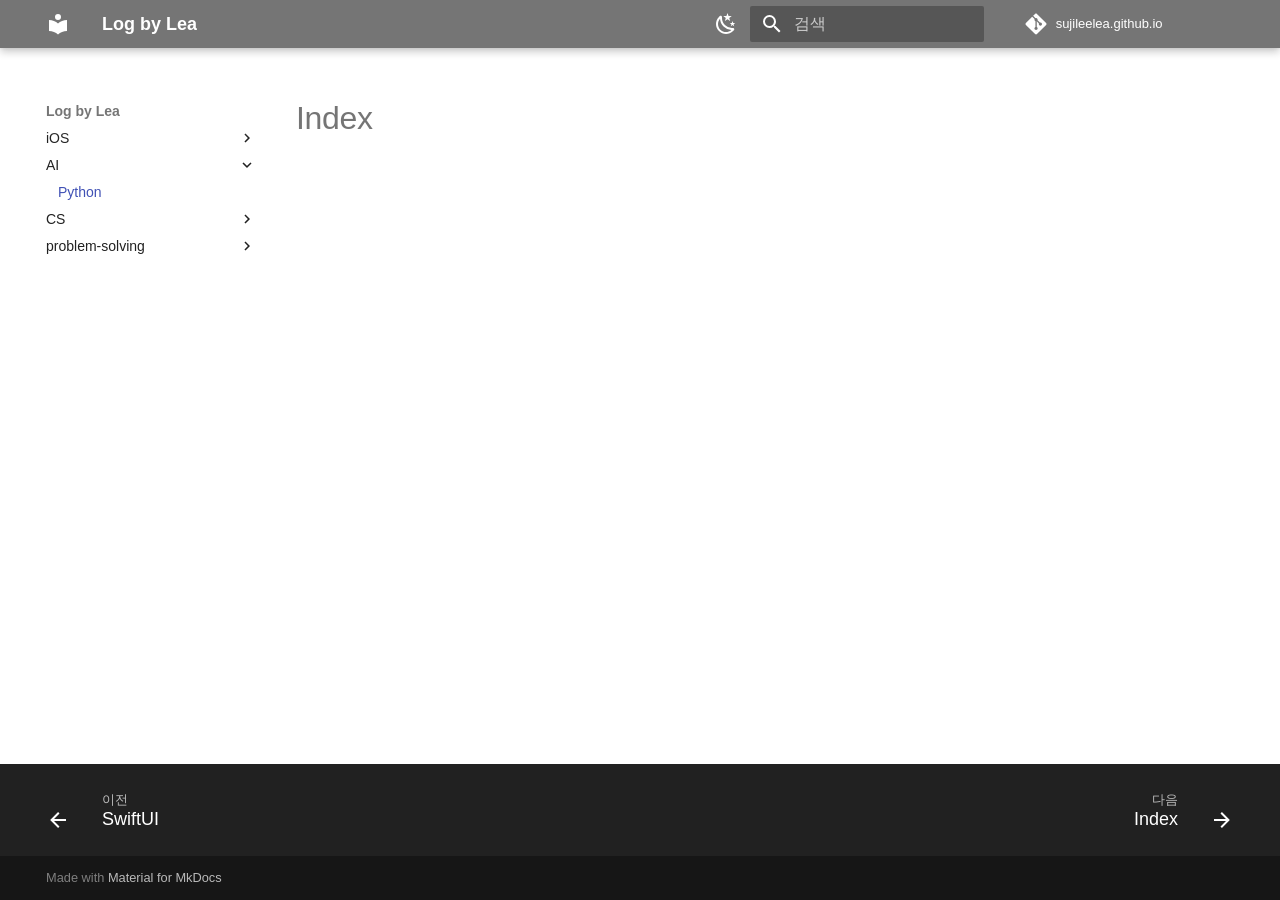
<file: AI/python/index.html>
<!doctype html>
<html lang="ko" class="no-js">
  <head>
    
      <meta charset="utf-8">
      <meta name="viewport" content="width=device-width,initial-scale=1">
      
        <meta name="description" content="서정윤의 기술 포트폴리오 & 블로그">
      
      
      
        <link rel="canonical" href="https://sujileelea.github.io/AI/python/">
      
      
        <link rel="prev" href="../../iOS/SwiftUI/">
      
      
        <link rel="next" href="../../CS/CS50/">
      
      
      <link rel="icon" href="../../assets/images/favicon.png">
      <meta name="generator" content="mkdocs-1.6.1, mkdocs-material-9.6.20">
    
    
      
        <title>Index - Log by Lea</title>
      
    
    
      <link rel="stylesheet" href="../../assets/stylesheets/main.e53b48f4.min.css">
      
        
        <link rel="stylesheet" href="../../assets/stylesheets/palette.06af60db.min.css">
      
      


    
    
      
    
    
      
        
        
        <link rel="preconnect" href="https://fonts.gstatic.com" crossorigin>
        <link rel="stylesheet" href="https://fonts.googleapis.com/css?family=Pretendard:300,300i,400,400i,700,700i%7CJetBrains+Mono:400,400i,700,700i&display=fallback">
        <style>:root{--md-text-font:"Pretendard";--md-code-font:"JetBrains Mono"}</style>
      
    
    
    <script>__md_scope=new URL("../..",location),__md_hash=e=>[...e].reduce(((e,_)=>(e<<5)-e+_.charCodeAt(0)),0),__md_get=(e,_=localStorage,t=__md_scope)=>JSON.parse(_.getItem(t.pathname+"."+e)),__md_set=(e,_,t=localStorage,a=__md_scope)=>{try{t.setItem(a.pathname+"."+e,JSON.stringify(_))}catch(e){}}</script>
    
      

    
    
    
  </head>
  
  
    
    
      
    
    
    
    
    <body dir="ltr" data-md-color-scheme="default" data-md-color-primary="grey" data-md-color-accent="grey">
  
    
    <input class="md-toggle" data-md-toggle="drawer" type="checkbox" id="__drawer" autocomplete="off">
    <input class="md-toggle" data-md-toggle="search" type="checkbox" id="__search" autocomplete="off">
    <label class="md-overlay" for="__drawer"></label>
    <div data-md-component="skip">
      
    </div>
    <div data-md-component="announce">
      
    </div>
    
    
      

  

<header class="md-header md-header--shadow" data-md-component="header">
  <nav class="md-header__inner md-grid" aria-label="상단/헤더">
    <a href="../.." title="Log by Lea" class="md-header__button md-logo" aria-label="Log by Lea" data-md-component="logo">
      
  
  <svg xmlns="http://www.w3.org/2000/svg" viewBox="0 0 24 24"><path d="M12 8a3 3 0 0 0 3-3 3 3 0 0 0-3-3 3 3 0 0 0-3 3 3 3 0 0 0 3 3m0 3.54C9.64 9.35 6.5 8 3 8v11c3.5 0 6.64 1.35 9 3.54 2.36-2.19 5.5-3.54 9-3.54V8c-3.5 0-6.64 1.35-9 3.54"/></svg>

    </a>
    <label class="md-header__button md-icon" for="__drawer">
      
      <svg xmlns="http://www.w3.org/2000/svg" viewBox="0 0 24 24"><path d="M3 6h18v2H3zm0 5h18v2H3zm0 5h18v2H3z"/></svg>
    </label>
    <div class="md-header__title" data-md-component="header-title">
      <div class="md-header__ellipsis">
        <div class="md-header__topic">
          <span class="md-ellipsis">
            Log by Lea
          </span>
        </div>
        <div class="md-header__topic" data-md-component="header-topic">
          <span class="md-ellipsis">
            
              Index
            
          </span>
        </div>
      </div>
    </div>
    
      
        <form class="md-header__option" data-md-component="palette">
  
    
    
    
    <input class="md-option" data-md-color-media="" data-md-color-scheme="default" data-md-color-primary="grey" data-md-color-accent="grey"  aria-label="다크 모드"  type="radio" name="__palette" id="__palette_0">
    
      <label class="md-header__button md-icon" title="다크 모드" for="__palette_1" hidden>
        <svg xmlns="http://www.w3.org/2000/svg" viewBox="0 0 24 24"><path d="m17.75 4.09-2.53 1.94.91 3.06-2.63-1.81-2.63 1.81.91-3.06-2.53-1.94L12.44 4l1.06-3 1.06 3zm3.5 6.91-1.64 1.25.59 1.98-1.7-1.17-1.7 1.17.59-1.98L15.75 11l2.06-.05L18.5 9l.69 1.95zm-2.28 4.95c.83-.08 1.72 1.1 1.19 1.85-.32.45-.66.87-1.08 1.27C15.17 23 8.84 23 4.94 19.07c-3.91-3.9-3.91-10.24 0-14.14.4-.4.82-.76 1.27-1.08.75-.53 1.93.36 1.85 1.19-.27 2.86.69 5.83 2.89 8.02a9.96 9.96 0 0 0 8.02 2.89m-1.64 2.02a12.08 12.08 0 0 1-7.8-3.47c-2.17-2.19-3.33-5-3.49-7.82-2.81 3.14-2.7 7.96.31 10.98 3.02 3.01 7.84 3.12 10.98.31"/></svg>
      </label>
    
  
    
    
    
    <input class="md-option" data-md-color-media="" data-md-color-scheme="slate" data-md-color-primary="grey" data-md-color-accent="grey"  aria-label="라이트 모드"  type="radio" name="__palette" id="__palette_1">
    
      <label class="md-header__button md-icon" title="라이트 모드" for="__palette_0" hidden>
        <svg xmlns="http://www.w3.org/2000/svg" viewBox="0 0 24 24"><path d="M12 7a5 5 0 0 1 5 5 5 5 0 0 1-5 5 5 5 0 0 1-5-5 5 5 0 0 1 5-5m0 2a3 3 0 0 0-3 3 3 3 0 0 0 3 3 3 3 0 0 0 3-3 3 3 0 0 0-3-3m0-7 2.39 3.42C13.65 5.15 12.84 5 12 5s-1.65.15-2.39.42zM3.34 7l4.16-.35A7.2 7.2 0 0 0 5.94 8.5c-.44.74-.69 1.5-.83 2.29zm.02 10 1.76-3.77a7.131 7.131 0 0 0 2.38 4.14zM20.65 7l-1.77 3.79a7.02 7.02 0 0 0-2.38-4.15zm-.01 10-4.14.36c.59-.51 1.12-1.14 1.54-1.86.42-.73.69-1.5.83-2.29zM12 22l-2.41-3.44c.74.27 1.55.44 2.41.44.82 0 1.63-.17 2.37-.44z"/></svg>
      </label>
    
  
</form>
      
    
    
      <script>var palette=__md_get("__palette");if(palette&&palette.color){if("(prefers-color-scheme)"===palette.color.media){var media=matchMedia("(prefers-color-scheme: light)"),input=document.querySelector(media.matches?"[data-md-color-media='(prefers-color-scheme: light)']":"[data-md-color-media='(prefers-color-scheme: dark)']");palette.color.media=input.getAttribute("data-md-color-media"),palette.color.scheme=input.getAttribute("data-md-color-scheme"),palette.color.primary=input.getAttribute("data-md-color-primary"),palette.color.accent=input.getAttribute("data-md-color-accent")}for(var[key,value]of Object.entries(palette.color))document.body.setAttribute("data-md-color-"+key,value)}</script>
    
    
    
      
      
        <label class="md-header__button md-icon" for="__search">
          
          <svg xmlns="http://www.w3.org/2000/svg" viewBox="0 0 24 24"><path d="M9.5 3A6.5 6.5 0 0 1 16 9.5c0 1.61-.59 3.09-1.56 4.23l.27.27h.79l5 5-1.5 1.5-5-5v-.79l-.27-.27A6.52 6.52 0 0 1 9.5 16 6.5 6.5 0 0 1 3 9.5 6.5 6.5 0 0 1 9.5 3m0 2C7 5 5 7 5 9.5S7 14 9.5 14 14 12 14 9.5 12 5 9.5 5"/></svg>
        </label>
        <div class="md-search" data-md-component="search" role="dialog">
  <label class="md-search__overlay" for="__search"></label>
  <div class="md-search__inner" role="search">
    <form class="md-search__form" name="search">
      <input type="text" class="md-search__input" name="query" aria-label="검색" placeholder="검색" autocapitalize="off" autocorrect="off" autocomplete="off" spellcheck="false" data-md-component="search-query" required>
      <label class="md-search__icon md-icon" for="__search">
        
        <svg xmlns="http://www.w3.org/2000/svg" viewBox="0 0 24 24"><path d="M9.5 3A6.5 6.5 0 0 1 16 9.5c0 1.61-.59 3.09-1.56 4.23l.27.27h.79l5 5-1.5 1.5-5-5v-.79l-.27-.27A6.52 6.52 0 0 1 9.5 16 6.5 6.5 0 0 1 3 9.5 6.5 6.5 0 0 1 9.5 3m0 2C7 5 5 7 5 9.5S7 14 9.5 14 14 12 14 9.5 12 5 9.5 5"/></svg>
        
        <svg xmlns="http://www.w3.org/2000/svg" viewBox="0 0 24 24"><path d="M20 11v2H8l5.5 5.5-1.42 1.42L4.16 12l7.92-7.92L13.5 5.5 8 11z"/></svg>
      </label>
      <nav class="md-search__options" aria-label="검색">
        
        <button type="reset" class="md-search__icon md-icon" title="지우기" aria-label="지우기" tabindex="-1">
          
          <svg xmlns="http://www.w3.org/2000/svg" viewBox="0 0 24 24"><path d="M19 6.41 17.59 5 12 10.59 6.41 5 5 6.41 10.59 12 5 17.59 6.41 19 12 13.41 17.59 19 19 17.59 13.41 12z"/></svg>
        </button>
      </nav>
      
        <div class="md-search__suggest" data-md-component="search-suggest"></div>
      
    </form>
    <div class="md-search__output">
      <div class="md-search__scrollwrap" tabindex="0" data-md-scrollfix>
        <div class="md-search-result" data-md-component="search-result">
          <div class="md-search-result__meta">
            검색 초기화
          </div>
          <ol class="md-search-result__list" role="presentation"></ol>
        </div>
      </div>
    </div>
  </div>
</div>
      
    
    
      <div class="md-header__source">
        <a href="https://github.com/sujileelea/sujileelea.github.io" title="저장소로 이동" class="md-source" data-md-component="source">
  <div class="md-source__icon md-icon">
    
    <svg xmlns="http://www.w3.org/2000/svg" viewBox="0 0 448 512"><!--! Font Awesome Free 7.0.0 by @fontawesome - https://fontawesome.com License - https://fontawesome.com/license/free (Icons: CC BY 4.0, Fonts: SIL OFL 1.1, Code: MIT License) Copyright 2025 Fonticons, Inc.--><path d="M439.6 236.1 244 40.5c-5.4-5.5-12.8-8.5-20.4-8.5s-15 3-20.4 8.4L162.5 81l51.5 51.5c27.1-9.1 52.7 16.8 43.4 43.7l49.7 49.7c34.2-11.8 61.2 31 35.5 56.7-26.5 26.5-70.2-2.9-56-37.3L240.3 199v121.9c25.3 12.5 22.3 41.8 9.1 55-6.4 6.4-15.2 10.1-24.3 10.1s-17.8-3.6-24.3-10.1c-17.6-17.6-11.1-46.9 11.2-56v-123c-20.8-8.5-24.6-30.7-18.6-45L142.6 101 8.5 235.1C3 240.6 0 247.9 0 255.5s3 15 8.5 20.4l195.6 195.7c5.4 5.4 12.7 8.4 20.4 8.4s15-3 20.4-8.4l194.7-194.7c5.4-5.4 8.4-12.8 8.4-20.4s-3-15-8.4-20.4"/></svg>
  </div>
  <div class="md-source__repository">
    sujileelea.github.io
  </div>
</a>
      </div>
    
  </nav>
  
</header>
    
    <div class="md-container" data-md-component="container">
      
      
        
          
        
      
      <main class="md-main" data-md-component="main">
        <div class="md-main__inner md-grid">
          
            
              
              <div class="md-sidebar md-sidebar--primary" data-md-component="sidebar" data-md-type="navigation" >
                <div class="md-sidebar__scrollwrap">
                  <div class="md-sidebar__inner">
                    



  

<nav class="md-nav md-nav--primary md-nav--integrated" aria-label="네비게이션" data-md-level="0">
  <label class="md-nav__title" for="__drawer">
    <a href="../.." title="Log by Lea" class="md-nav__button md-logo" aria-label="Log by Lea" data-md-component="logo">
      
  
  <svg xmlns="http://www.w3.org/2000/svg" viewBox="0 0 24 24"><path d="M12 8a3 3 0 0 0 3-3 3 3 0 0 0-3-3 3 3 0 0 0-3 3 3 3 0 0 0 3 3m0 3.54C9.64 9.35 6.5 8 3 8v11c3.5 0 6.64 1.35 9 3.54 2.36-2.19 5.5-3.54 9-3.54V8c-3.5 0-6.64 1.35-9 3.54"/></svg>

    </a>
    Log by Lea
  </label>
  
    <div class="md-nav__source">
      <a href="https://github.com/sujileelea/sujileelea.github.io" title="저장소로 이동" class="md-source" data-md-component="source">
  <div class="md-source__icon md-icon">
    
    <svg xmlns="http://www.w3.org/2000/svg" viewBox="0 0 448 512"><!--! Font Awesome Free 7.0.0 by @fontawesome - https://fontawesome.com License - https://fontawesome.com/license/free (Icons: CC BY 4.0, Fonts: SIL OFL 1.1, Code: MIT License) Copyright 2025 Fonticons, Inc.--><path d="M439.6 236.1 244 40.5c-5.4-5.5-12.8-8.5-20.4-8.5s-15 3-20.4 8.4L162.5 81l51.5 51.5c27.1-9.1 52.7 16.8 43.4 43.7l49.7 49.7c34.2-11.8 61.2 31 35.5 56.7-26.5 26.5-70.2-2.9-56-37.3L240.3 199v121.9c25.3 12.5 22.3 41.8 9.1 55-6.4 6.4-15.2 10.1-24.3 10.1s-17.8-3.6-24.3-10.1c-17.6-17.6-11.1-46.9 11.2-56v-123c-20.8-8.5-24.6-30.7-18.6-45L142.6 101 8.5 235.1C3 240.6 0 247.9 0 255.5s3 15 8.5 20.4l195.6 195.7c5.4 5.4 12.7 8.4 20.4 8.4s15-3 20.4-8.4l194.7-194.7c5.4-5.4 8.4-12.8 8.4-20.4s-3-15-8.4-20.4"/></svg>
  </div>
  <div class="md-source__repository">
    sujileelea.github.io
  </div>
</a>
    </div>
  
  <ul class="md-nav__list" data-md-scrollfix>
    
      
      
  
  
  
  
    
    
      
        
      
        
      
    
    
    
    
    <li class="md-nav__item md-nav__item--nested">
      
        
        
        <input class="md-nav__toggle md-toggle " type="checkbox" id="__nav_1" >
        
          
          <label class="md-nav__link" for="__nav_1" id="__nav_1_label" tabindex="0">
            
  
  
  <span class="md-ellipsis">
    iOS
    
  </span>
  

            <span class="md-nav__icon md-icon"></span>
          </label>
        
        <nav class="md-nav" data-md-level="1" aria-labelledby="__nav_1_label" aria-expanded="false">
          <label class="md-nav__title" for="__nav_1">
            <span class="md-nav__icon md-icon"></span>
            iOS
          </label>
          <ul class="md-nav__list" data-md-scrollfix>
            
              
                
  
  
  
  
    
    
      
        
          
        
      
        
      
        
      
    
    
    
    
    <li class="md-nav__item md-nav__item--nested">
      
        
        
        <input class="md-nav__toggle md-toggle " type="checkbox" id="__nav_1_1" >
        
          
          <div class="md-nav__link md-nav__container">
            <a href="../../iOS/swift/" class="md-nav__link ">
              
  
  
  <span class="md-ellipsis">
    Swift
    
  </span>
  

            </a>
            
              
              <label class="md-nav__link " for="__nav_1_1" id="__nav_1_1_label" tabindex="0">
                <span class="md-nav__icon md-icon"></span>
              </label>
            
          </div>
        
        <nav class="md-nav" data-md-level="2" aria-labelledby="__nav_1_1_label" aria-expanded="false">
          <label class="md-nav__title" for="__nav_1_1">
            <span class="md-nav__icon md-icon"></span>
            Swift
          </label>
          <ul class="md-nav__list" data-md-scrollfix>
            
              
            
              
                
  
  
  
  
    <li class="md-nav__item">
      <a href="../../iOS/swift/%ED%81%B4%EB%A1%9C%EC%A0%80%20%28Closures%29/" class="md-nav__link">
        
  
  
  <span class="md-ellipsis">
    클로저 (Closures)
    
  </span>
  

      </a>
    </li>
  

              
            
              
                
  
  
  
  
    <li class="md-nav__item">
      <a href="../../iOS/swift/%ED%95%A8%EC%88%98%20%28Funtions%29/" class="md-nav__link">
        
  
  
  <span class="md-ellipsis">
    함수 (Funtions)
    
  </span>
  

      </a>
    </li>
  

              
            
          </ul>
        </nav>
      
    </li>
  

              
            
              
                
  
  
  
  
    
    
      
        
          
        
      
    
    
    
    
    <li class="md-nav__item md-nav__item--nested">
      
        
        
        <input class="md-nav__toggle md-toggle " type="checkbox" id="__nav_1_2" >
        
          
          <div class="md-nav__link md-nav__container">
            <a href="../../iOS/SwiftUI/" class="md-nav__link ">
              
  
  
  <span class="md-ellipsis">
    SwiftUI
    
  </span>
  

            </a>
            
          </div>
        
        <nav class="md-nav" data-md-level="2" aria-labelledby="__nav_1_2_label" aria-expanded="false">
          <label class="md-nav__title" for="__nav_1_2">
            <span class="md-nav__icon md-icon"></span>
            SwiftUI
          </label>
          <ul class="md-nav__list" data-md-scrollfix>
            
              
            
          </ul>
        </nav>
      
    </li>
  

              
            
          </ul>
        </nav>
      
    </li>
  

    
      
      
  
  
    
  
  
  
    
    
      
        
      
    
    
    
    
    <li class="md-nav__item md-nav__item--active md-nav__item--nested">
      
        
        
        <input class="md-nav__toggle md-toggle " type="checkbox" id="__nav_2" checked>
        
          
          <label class="md-nav__link" for="__nav_2" id="__nav_2_label" tabindex="0">
            
  
  
  <span class="md-ellipsis">
    AI
    
  </span>
  

            <span class="md-nav__icon md-icon"></span>
          </label>
        
        <nav class="md-nav" data-md-level="1" aria-labelledby="__nav_2_label" aria-expanded="true">
          <label class="md-nav__title" for="__nav_2">
            <span class="md-nav__icon md-icon"></span>
            AI
          </label>
          <ul class="md-nav__list" data-md-scrollfix>
            
              
                
  
  
    
  
  
  
    
    
      
        
          
        
      
    
    
    
    
    <li class="md-nav__item md-nav__item--active md-nav__item--nested">
      
        
        
        <input class="md-nav__toggle md-toggle " type="checkbox" id="__nav_2_1" checked>
        
          
          <div class="md-nav__link md-nav__container">
            <a href="./" class="md-nav__link md-nav__link--active">
              
  
  
  <span class="md-ellipsis">
    Python
    
  </span>
  

            </a>
            
          </div>
        
        <nav class="md-nav" data-md-level="2" aria-labelledby="__nav_2_1_label" aria-expanded="true">
          <label class="md-nav__title" for="__nav_2_1">
            <span class="md-nav__icon md-icon"></span>
            Python
          </label>
          <ul class="md-nav__list" data-md-scrollfix>
            
              
            
          </ul>
        </nav>
      
    </li>
  

              
            
          </ul>
        </nav>
      
    </li>
  

    
      
      
  
  
  
  
    
    
      
        
      
    
    
    
    
    <li class="md-nav__item md-nav__item--nested">
      
        
        
        <input class="md-nav__toggle md-toggle " type="checkbox" id="__nav_3" >
        
          
          <label class="md-nav__link" for="__nav_3" id="__nav_3_label" tabindex="0">
            
  
  
  <span class="md-ellipsis">
    CS
    
  </span>
  

            <span class="md-nav__icon md-icon"></span>
          </label>
        
        <nav class="md-nav" data-md-level="1" aria-labelledby="__nav_3_label" aria-expanded="false">
          <label class="md-nav__title" for="__nav_3">
            <span class="md-nav__icon md-icon"></span>
            CS
          </label>
          <ul class="md-nav__list" data-md-scrollfix>
            
              
                
  
  
  
  
    
    
      
        
          
        
      
    
    
    
    
    <li class="md-nav__item md-nav__item--nested">
      
        
        
        <input class="md-nav__toggle md-toggle " type="checkbox" id="__nav_3_1" >
        
          
          <div class="md-nav__link md-nav__container">
            <a href="../../CS/CS50/" class="md-nav__link ">
              
  
  
  <span class="md-ellipsis">
    CS50
    
  </span>
  

            </a>
            
          </div>
        
        <nav class="md-nav" data-md-level="2" aria-labelledby="__nav_3_1_label" aria-expanded="false">
          <label class="md-nav__title" for="__nav_3_1">
            <span class="md-nav__icon md-icon"></span>
            CS50
          </label>
          <ul class="md-nav__list" data-md-scrollfix>
            
              
            
          </ul>
        </nav>
      
    </li>
  

              
            
          </ul>
        </nav>
      
    </li>
  

    
      
      
  
  
  
  
    
    
      
        
      
        
      
    
    
    
    
    <li class="md-nav__item md-nav__item--nested">
      
        
        
        <input class="md-nav__toggle md-toggle " type="checkbox" id="__nav_4" >
        
          
          <label class="md-nav__link" for="__nav_4" id="__nav_4_label" tabindex="0">
            
  
  
  <span class="md-ellipsis">
    problem-solving
    
  </span>
  

            <span class="md-nav__icon md-icon"></span>
          </label>
        
        <nav class="md-nav" data-md-level="1" aria-labelledby="__nav_4_label" aria-expanded="false">
          <label class="md-nav__title" for="__nav_4">
            <span class="md-nav__icon md-icon"></span>
            problem-solving
          </label>
          <ul class="md-nav__list" data-md-scrollfix>
            
              
                
  
  
  
  
    
    
      
        
          
        
      
    
    
    
    
    <li class="md-nav__item md-nav__item--nested">
      
        
        
        <input class="md-nav__toggle md-toggle " type="checkbox" id="__nav_4_1" >
        
          
          <div class="md-nav__link md-nav__container">
            <a href="../../problem-solving/programmers/" class="md-nav__link ">
              
  
  
  <span class="md-ellipsis">
    Programmers
    
  </span>
  

            </a>
            
          </div>
        
        <nav class="md-nav" data-md-level="2" aria-labelledby="__nav_4_1_label" aria-expanded="false">
          <label class="md-nav__title" for="__nav_4_1">
            <span class="md-nav__icon md-icon"></span>
            Programmers
          </label>
          <ul class="md-nav__list" data-md-scrollfix>
            
              
            
          </ul>
        </nav>
      
    </li>
  

              
            
              
                
  
  
  
  
    
    
      
        
          
        
      
    
    
    
    
    <li class="md-nav__item md-nav__item--nested">
      
        
        
        <input class="md-nav__toggle md-toggle " type="checkbox" id="__nav_4_2" >
        
          
          <div class="md-nav__link md-nav__container">
            <a href="../../problem-solving/baekjoon/" class="md-nav__link ">
              
  
  
  <span class="md-ellipsis">
    Baekjoon
    
  </span>
  

            </a>
            
          </div>
        
        <nav class="md-nav" data-md-level="2" aria-labelledby="__nav_4_2_label" aria-expanded="false">
          <label class="md-nav__title" for="__nav_4_2">
            <span class="md-nav__icon md-icon"></span>
            Baekjoon
          </label>
          <ul class="md-nav__list" data-md-scrollfix>
            
              
            
          </ul>
        </nav>
      
    </li>
  

              
            
          </ul>
        </nav>
      
    </li>
  

    
  </ul>
</nav>
                  </div>
                </div>
              </div>
            
            
          
          
            <div class="md-content" data-md-component="content">
              <article class="md-content__inner md-typeset">
                
                  


  
  


  <h1>Index</h1>














                
              </article>
            </div>
          
          
<script>var target=document.getElementById(location.hash.slice(1));target&&target.name&&(target.checked=target.name.startsWith("__tabbed_"))</script>
        </div>
        
          <button type="button" class="md-top md-icon" data-md-component="top" hidden>
  
  <svg xmlns="http://www.w3.org/2000/svg" viewBox="0 0 24 24"><path d="M13 20h-2V8l-5.5 5.5-1.42-1.42L12 4.16l7.92 7.92-1.42 1.42L13 8z"/></svg>
  맨위로
</button>
        
      </main>
      
        <footer class="md-footer">
  
    
      
      <nav class="md-footer__inner md-grid" aria-label="하단/푸터" >
        
          
          <a href="../../iOS/SwiftUI/" class="md-footer__link md-footer__link--prev" aria-label="이전: SwiftUI">
            <div class="md-footer__button md-icon">
              
              <svg xmlns="http://www.w3.org/2000/svg" viewBox="0 0 24 24"><path d="M20 11v2H8l5.5 5.5-1.42 1.42L4.16 12l7.92-7.92L13.5 5.5 8 11z"/></svg>
            </div>
            <div class="md-footer__title">
              <span class="md-footer__direction">
                이전
              </span>
              <div class="md-ellipsis">
                SwiftUI
              </div>
            </div>
          </a>
        
        
          
          <a href="../../CS/CS50/" class="md-footer__link md-footer__link--next" aria-label="다음: Index">
            <div class="md-footer__title">
              <span class="md-footer__direction">
                다음
              </span>
              <div class="md-ellipsis">
                Index
              </div>
            </div>
            <div class="md-footer__button md-icon">
              
              <svg xmlns="http://www.w3.org/2000/svg" viewBox="0 0 24 24"><path d="M4 11v2h12l-5.5 5.5 1.42 1.42L19.84 12l-7.92-7.92L10.5 5.5 16 11z"/></svg>
            </div>
          </a>
        
      </nav>
    
  
  <div class="md-footer-meta md-typeset">
    <div class="md-footer-meta__inner md-grid">
      <div class="md-copyright">
  
  
    Made with
    <a href="https://squidfunk.github.io/mkdocs-material/" target="_blank" rel="noopener">
      Material for MkDocs
    </a>
  
</div>
      
    </div>
  </div>
</footer>
      
    </div>
    <div class="md-dialog" data-md-component="dialog">
      <div class="md-dialog__inner md-typeset"></div>
    </div>
    
    
    
      
      <script id="__config" type="application/json">{"base": "../..", "features": ["navigation.instant", "navigation.top", "navigation.tracking", "navigation.footer", "navigation.indexes", "search.suggest", "search.highlight", "toc.integrate", "content.code.copy"], "search": "../../assets/javascripts/workers/search.973d3a69.min.js", "tags": null, "translations": {"clipboard.copied": "\ud074\ub9bd\ubcf4\ub4dc\uc5d0 \ubcf5\uc0ac\ub428", "clipboard.copy": "\ud074\ub9bd\ubcf4\ub4dc\ub85c \ubcf5\uc0ac", "search.result.more.one": "\uc774 \ubb38\uc11c\uc5d0\uc11c 1\uac1c\uc758 \uac80\uc0c9 \uacb0\uacfc \ub354 \ubcf4\uae30", "search.result.more.other": "\uc774 \ubb38\uc11c\uc5d0\uc11c #\uac1c\uc758 \uac80\uc0c9 \uacb0\uacfc \ub354 \ubcf4\uae30", "search.result.none": "\uac80\uc0c9\uc5b4\uc640 \uc77c\uce58\ud558\ub294 \ubb38\uc11c\uac00 \uc5c6\uc2b5\ub2c8\ub2e4", "search.result.one": "1\uac1c\uc758 \uc77c\uce58\ud558\ub294 \ubb38\uc11c", "search.result.other": "#\uac1c\uc758 \uc77c\uce58\ud558\ub294 \ubb38\uc11c", "search.result.placeholder": "\uac80\uc0c9\uc5b4\ub97c \uc785\ub825\ud558\uc138\uc694", "search.result.term.missing": "\ud3ec\ud568\ub418\uc9c0 \uc54a\uc740 \uac80\uc0c9\uc5b4", "select.version": "\ubc84\uc804 \uc120\ud0dd"}, "version": null}</script>
    
    
      <script src="../../assets/javascripts/bundle.f55a23d4.min.js"></script>
      
    
  </body>
</html>
</file>
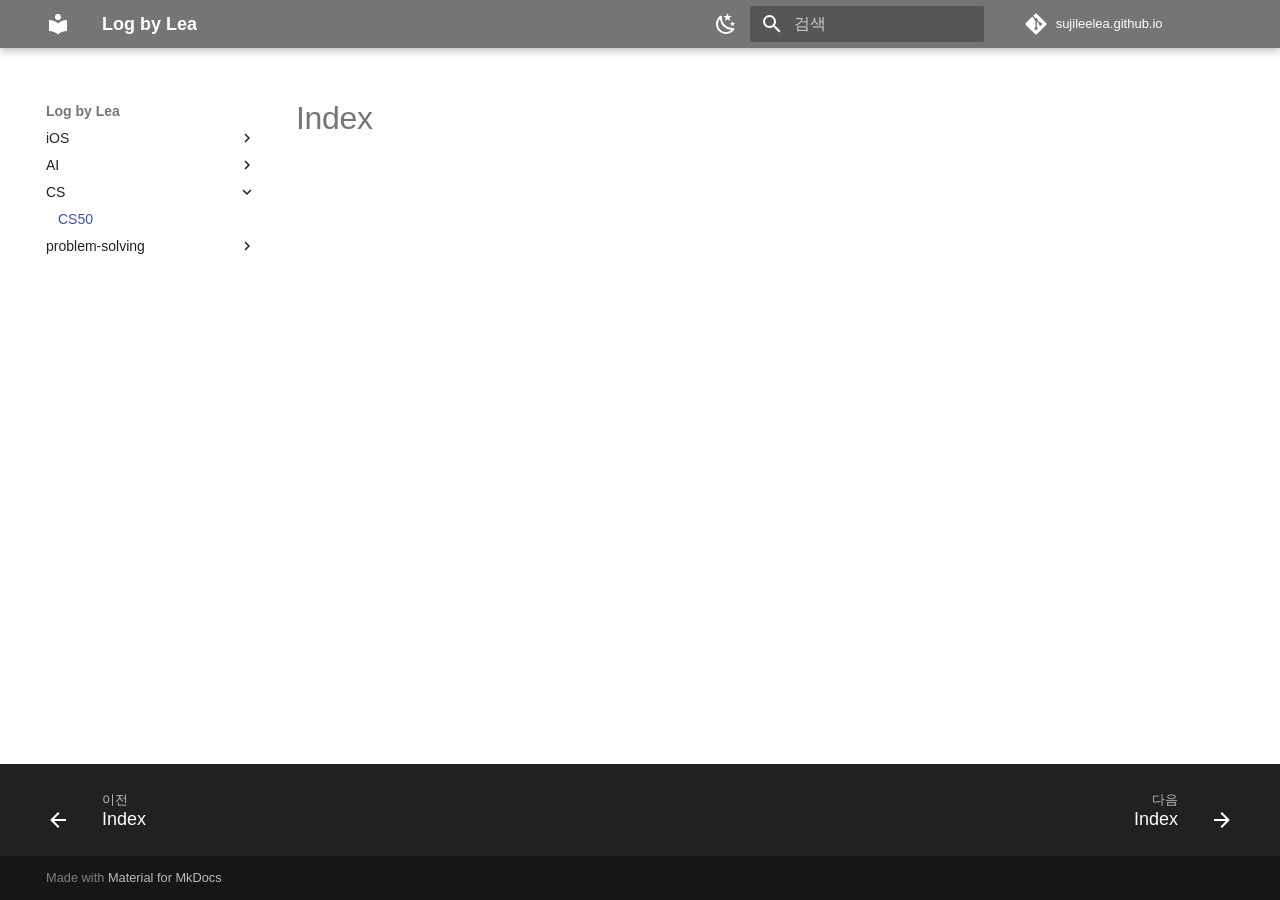
<file: CS/CS50/index.html>
<!doctype html>
<html lang="ko" class="no-js">
  <head>
    
      <meta charset="utf-8">
      <meta name="viewport" content="width=device-width,initial-scale=1">
      
        <meta name="description" content="서정윤의 기술 포트폴리오 & 블로그">
      
      
      
        <link rel="canonical" href="https://sujileelea.github.io/CS/CS50/">
      
      
        <link rel="prev" href="../../AI/python/">
      
      
        <link rel="next" href="../../problem-solving/programmers/">
      
      
      <link rel="icon" href="../../assets/images/favicon.png">
      <meta name="generator" content="mkdocs-1.6.1, mkdocs-material-9.6.20">
    
    
      
        <title>Index - Log by Lea</title>
      
    
    
      <link rel="stylesheet" href="../../assets/stylesheets/main.e53b48f4.min.css">
      
        
        <link rel="stylesheet" href="../../assets/stylesheets/palette.06af60db.min.css">
      
      


    
    
      
    
    
      
        
        
        <link rel="preconnect" href="https://fonts.gstatic.com" crossorigin>
        <link rel="stylesheet" href="https://fonts.googleapis.com/css?family=Pretendard:300,300i,400,400i,700,700i%7CJetBrains+Mono:400,400i,700,700i&display=fallback">
        <style>:root{--md-text-font:"Pretendard";--md-code-font:"JetBrains Mono"}</style>
      
    
    
    <script>__md_scope=new URL("../..",location),__md_hash=e=>[...e].reduce(((e,_)=>(e<<5)-e+_.charCodeAt(0)),0),__md_get=(e,_=localStorage,t=__md_scope)=>JSON.parse(_.getItem(t.pathname+"."+e)),__md_set=(e,_,t=localStorage,a=__md_scope)=>{try{t.setItem(a.pathname+"."+e,JSON.stringify(_))}catch(e){}}</script>
    
      

    
    
    
  </head>
  
  
    
    
      
    
    
    
    
    <body dir="ltr" data-md-color-scheme="default" data-md-color-primary="grey" data-md-color-accent="grey">
  
    
    <input class="md-toggle" data-md-toggle="drawer" type="checkbox" id="__drawer" autocomplete="off">
    <input class="md-toggle" data-md-toggle="search" type="checkbox" id="__search" autocomplete="off">
    <label class="md-overlay" for="__drawer"></label>
    <div data-md-component="skip">
      
    </div>
    <div data-md-component="announce">
      
    </div>
    
    
      

  

<header class="md-header md-header--shadow" data-md-component="header">
  <nav class="md-header__inner md-grid" aria-label="상단/헤더">
    <a href="../.." title="Log by Lea" class="md-header__button md-logo" aria-label="Log by Lea" data-md-component="logo">
      
  
  <svg xmlns="http://www.w3.org/2000/svg" viewBox="0 0 24 24"><path d="M12 8a3 3 0 0 0 3-3 3 3 0 0 0-3-3 3 3 0 0 0-3 3 3 3 0 0 0 3 3m0 3.54C9.64 9.35 6.5 8 3 8v11c3.5 0 6.64 1.35 9 3.54 2.36-2.19 5.5-3.54 9-3.54V8c-3.5 0-6.64 1.35-9 3.54"/></svg>

    </a>
    <label class="md-header__button md-icon" for="__drawer">
      
      <svg xmlns="http://www.w3.org/2000/svg" viewBox="0 0 24 24"><path d="M3 6h18v2H3zm0 5h18v2H3zm0 5h18v2H3z"/></svg>
    </label>
    <div class="md-header__title" data-md-component="header-title">
      <div class="md-header__ellipsis">
        <div class="md-header__topic">
          <span class="md-ellipsis">
            Log by Lea
          </span>
        </div>
        <div class="md-header__topic" data-md-component="header-topic">
          <span class="md-ellipsis">
            
              Index
            
          </span>
        </div>
      </div>
    </div>
    
      
        <form class="md-header__option" data-md-component="palette">
  
    
    
    
    <input class="md-option" data-md-color-media="" data-md-color-scheme="default" data-md-color-primary="grey" data-md-color-accent="grey"  aria-label="다크 모드"  type="radio" name="__palette" id="__palette_0">
    
      <label class="md-header__button md-icon" title="다크 모드" for="__palette_1" hidden>
        <svg xmlns="http://www.w3.org/2000/svg" viewBox="0 0 24 24"><path d="m17.75 4.09-2.53 1.94.91 3.06-2.63-1.81-2.63 1.81.91-3.06-2.53-1.94L12.44 4l1.06-3 1.06 3zm3.5 6.91-1.64 1.25.59 1.98-1.7-1.17-1.7 1.17.59-1.98L15.75 11l2.06-.05L18.5 9l.69 1.95zm-2.28 4.95c.83-.08 1.72 1.1 1.19 1.85-.32.45-.66.87-1.08 1.27C15.17 23 8.84 23 4.94 19.07c-3.91-3.9-3.91-10.24 0-14.14.4-.4.82-.76 1.27-1.08.75-.53 1.93.36 1.85 1.19-.27 2.86.69 5.83 2.89 8.02a9.96 9.96 0 0 0 8.02 2.89m-1.64 2.02a12.08 12.08 0 0 1-7.8-3.47c-2.17-2.19-3.33-5-3.49-7.82-2.81 3.14-2.7 7.96.31 10.98 3.02 3.01 7.84 3.12 10.98.31"/></svg>
      </label>
    
  
    
    
    
    <input class="md-option" data-md-color-media="" data-md-color-scheme="slate" data-md-color-primary="grey" data-md-color-accent="grey"  aria-label="라이트 모드"  type="radio" name="__palette" id="__palette_1">
    
      <label class="md-header__button md-icon" title="라이트 모드" for="__palette_0" hidden>
        <svg xmlns="http://www.w3.org/2000/svg" viewBox="0 0 24 24"><path d="M12 7a5 5 0 0 1 5 5 5 5 0 0 1-5 5 5 5 0 0 1-5-5 5 5 0 0 1 5-5m0 2a3 3 0 0 0-3 3 3 3 0 0 0 3 3 3 3 0 0 0 3-3 3 3 0 0 0-3-3m0-7 2.39 3.42C13.65 5.15 12.84 5 12 5s-1.65.15-2.39.42zM3.34 7l4.16-.35A7.2 7.2 0 0 0 5.94 8.5c-.44.74-.69 1.5-.83 2.29zm.02 10 1.76-3.77a7.131 7.131 0 0 0 2.38 4.14zM20.65 7l-1.77 3.79a7.02 7.02 0 0 0-2.38-4.15zm-.01 10-4.14.36c.59-.51 1.12-1.14 1.54-1.86.42-.73.69-1.5.83-2.29zM12 22l-2.41-3.44c.74.27 1.55.44 2.41.44.82 0 1.63-.17 2.37-.44z"/></svg>
      </label>
    
  
</form>
      
    
    
      <script>var palette=__md_get("__palette");if(palette&&palette.color){if("(prefers-color-scheme)"===palette.color.media){var media=matchMedia("(prefers-color-scheme: light)"),input=document.querySelector(media.matches?"[data-md-color-media='(prefers-color-scheme: light)']":"[data-md-color-media='(prefers-color-scheme: dark)']");palette.color.media=input.getAttribute("data-md-color-media"),palette.color.scheme=input.getAttribute("data-md-color-scheme"),palette.color.primary=input.getAttribute("data-md-color-primary"),palette.color.accent=input.getAttribute("data-md-color-accent")}for(var[key,value]of Object.entries(palette.color))document.body.setAttribute("data-md-color-"+key,value)}</script>
    
    
    
      
      
        <label class="md-header__button md-icon" for="__search">
          
          <svg xmlns="http://www.w3.org/2000/svg" viewBox="0 0 24 24"><path d="M9.5 3A6.5 6.5 0 0 1 16 9.5c0 1.61-.59 3.09-1.56 4.23l.27.27h.79l5 5-1.5 1.5-5-5v-.79l-.27-.27A6.52 6.52 0 0 1 9.5 16 6.5 6.5 0 0 1 3 9.5 6.5 6.5 0 0 1 9.5 3m0 2C7 5 5 7 5 9.5S7 14 9.5 14 14 12 14 9.5 12 5 9.5 5"/></svg>
        </label>
        <div class="md-search" data-md-component="search" role="dialog">
  <label class="md-search__overlay" for="__search"></label>
  <div class="md-search__inner" role="search">
    <form class="md-search__form" name="search">
      <input type="text" class="md-search__input" name="query" aria-label="검색" placeholder="검색" autocapitalize="off" autocorrect="off" autocomplete="off" spellcheck="false" data-md-component="search-query" required>
      <label class="md-search__icon md-icon" for="__search">
        
        <svg xmlns="http://www.w3.org/2000/svg" viewBox="0 0 24 24"><path d="M9.5 3A6.5 6.5 0 0 1 16 9.5c0 1.61-.59 3.09-1.56 4.23l.27.27h.79l5 5-1.5 1.5-5-5v-.79l-.27-.27A6.52 6.52 0 0 1 9.5 16 6.5 6.5 0 0 1 3 9.5 6.5 6.5 0 0 1 9.5 3m0 2C7 5 5 7 5 9.5S7 14 9.5 14 14 12 14 9.5 12 5 9.5 5"/></svg>
        
        <svg xmlns="http://www.w3.org/2000/svg" viewBox="0 0 24 24"><path d="M20 11v2H8l5.5 5.5-1.42 1.42L4.16 12l7.92-7.92L13.5 5.5 8 11z"/></svg>
      </label>
      <nav class="md-search__options" aria-label="검색">
        
        <button type="reset" class="md-search__icon md-icon" title="지우기" aria-label="지우기" tabindex="-1">
          
          <svg xmlns="http://www.w3.org/2000/svg" viewBox="0 0 24 24"><path d="M19 6.41 17.59 5 12 10.59 6.41 5 5 6.41 10.59 12 5 17.59 6.41 19 12 13.41 17.59 19 19 17.59 13.41 12z"/></svg>
        </button>
      </nav>
      
        <div class="md-search__suggest" data-md-component="search-suggest"></div>
      
    </form>
    <div class="md-search__output">
      <div class="md-search__scrollwrap" tabindex="0" data-md-scrollfix>
        <div class="md-search-result" data-md-component="search-result">
          <div class="md-search-result__meta">
            검색 초기화
          </div>
          <ol class="md-search-result__list" role="presentation"></ol>
        </div>
      </div>
    </div>
  </div>
</div>
      
    
    
      <div class="md-header__source">
        <a href="https://github.com/sujileelea/sujileelea.github.io" title="저장소로 이동" class="md-source" data-md-component="source">
  <div class="md-source__icon md-icon">
    
    <svg xmlns="http://www.w3.org/2000/svg" viewBox="0 0 448 512"><!--! Font Awesome Free 7.0.0 by @fontawesome - https://fontawesome.com License - https://fontawesome.com/license/free (Icons: CC BY 4.0, Fonts: SIL OFL 1.1, Code: MIT License) Copyright 2025 Fonticons, Inc.--><path d="M439.6 236.1 244 40.5c-5.4-5.5-12.8-8.5-20.4-8.5s-15 3-20.4 8.4L162.5 81l51.5 51.5c27.1-9.1 52.7 16.8 43.4 43.7l49.7 49.7c34.2-11.8 61.2 31 35.5 56.7-26.5 26.5-70.2-2.9-56-37.3L240.3 199v121.9c25.3 12.5 22.3 41.8 9.1 55-6.4 6.4-15.2 10.1-24.3 10.1s-17.8-3.6-24.3-10.1c-17.6-17.6-11.1-46.9 11.2-56v-123c-20.8-8.5-24.6-30.7-18.6-45L142.6 101 8.5 235.1C3 240.6 0 247.9 0 255.5s3 15 8.5 20.4l195.6 195.7c5.4 5.4 12.7 8.4 20.4 8.4s15-3 20.4-8.4l194.7-194.7c5.4-5.4 8.4-12.8 8.4-20.4s-3-15-8.4-20.4"/></svg>
  </div>
  <div class="md-source__repository">
    sujileelea.github.io
  </div>
</a>
      </div>
    
  </nav>
  
</header>
    
    <div class="md-container" data-md-component="container">
      
      
        
          
        
      
      <main class="md-main" data-md-component="main">
        <div class="md-main__inner md-grid">
          
            
              
              <div class="md-sidebar md-sidebar--primary" data-md-component="sidebar" data-md-type="navigation" >
                <div class="md-sidebar__scrollwrap">
                  <div class="md-sidebar__inner">
                    



  

<nav class="md-nav md-nav--primary md-nav--integrated" aria-label="네비게이션" data-md-level="0">
  <label class="md-nav__title" for="__drawer">
    <a href="../.." title="Log by Lea" class="md-nav__button md-logo" aria-label="Log by Lea" data-md-component="logo">
      
  
  <svg xmlns="http://www.w3.org/2000/svg" viewBox="0 0 24 24"><path d="M12 8a3 3 0 0 0 3-3 3 3 0 0 0-3-3 3 3 0 0 0-3 3 3 3 0 0 0 3 3m0 3.54C9.64 9.35 6.5 8 3 8v11c3.5 0 6.64 1.35 9 3.54 2.36-2.19 5.5-3.54 9-3.54V8c-3.5 0-6.64 1.35-9 3.54"/></svg>

    </a>
    Log by Lea
  </label>
  
    <div class="md-nav__source">
      <a href="https://github.com/sujileelea/sujileelea.github.io" title="저장소로 이동" class="md-source" data-md-component="source">
  <div class="md-source__icon md-icon">
    
    <svg xmlns="http://www.w3.org/2000/svg" viewBox="0 0 448 512"><!--! Font Awesome Free 7.0.0 by @fontawesome - https://fontawesome.com License - https://fontawesome.com/license/free (Icons: CC BY 4.0, Fonts: SIL OFL 1.1, Code: MIT License) Copyright 2025 Fonticons, Inc.--><path d="M439.6 236.1 244 40.5c-5.4-5.5-12.8-8.5-20.4-8.5s-15 3-20.4 8.4L162.5 81l51.5 51.5c27.1-9.1 52.7 16.8 43.4 43.7l49.7 49.7c34.2-11.8 61.2 31 35.5 56.7-26.5 26.5-70.2-2.9-56-37.3L240.3 199v121.9c25.3 12.5 22.3 41.8 9.1 55-6.4 6.4-15.2 10.1-24.3 10.1s-17.8-3.6-24.3-10.1c-17.6-17.6-11.1-46.9 11.2-56v-123c-20.8-8.5-24.6-30.7-18.6-45L142.6 101 8.5 235.1C3 240.6 0 247.9 0 255.5s3 15 8.5 20.4l195.6 195.7c5.4 5.4 12.7 8.4 20.4 8.4s15-3 20.4-8.4l194.7-194.7c5.4-5.4 8.4-12.8 8.4-20.4s-3-15-8.4-20.4"/></svg>
  </div>
  <div class="md-source__repository">
    sujileelea.github.io
  </div>
</a>
    </div>
  
  <ul class="md-nav__list" data-md-scrollfix>
    
      
      
  
  
  
  
    
    
      
        
      
        
      
    
    
    
    
    <li class="md-nav__item md-nav__item--nested">
      
        
        
        <input class="md-nav__toggle md-toggle " type="checkbox" id="__nav_1" >
        
          
          <label class="md-nav__link" for="__nav_1" id="__nav_1_label" tabindex="0">
            
  
  
  <span class="md-ellipsis">
    iOS
    
  </span>
  

            <span class="md-nav__icon md-icon"></span>
          </label>
        
        <nav class="md-nav" data-md-level="1" aria-labelledby="__nav_1_label" aria-expanded="false">
          <label class="md-nav__title" for="__nav_1">
            <span class="md-nav__icon md-icon"></span>
            iOS
          </label>
          <ul class="md-nav__list" data-md-scrollfix>
            
              
                
  
  
  
  
    
    
      
        
          
        
      
        
      
        
      
    
    
    
    
    <li class="md-nav__item md-nav__item--nested">
      
        
        
        <input class="md-nav__toggle md-toggle " type="checkbox" id="__nav_1_1" >
        
          
          <div class="md-nav__link md-nav__container">
            <a href="../../iOS/swift/" class="md-nav__link ">
              
  
  
  <span class="md-ellipsis">
    Swift
    
  </span>
  

            </a>
            
              
              <label class="md-nav__link " for="__nav_1_1" id="__nav_1_1_label" tabindex="0">
                <span class="md-nav__icon md-icon"></span>
              </label>
            
          </div>
        
        <nav class="md-nav" data-md-level="2" aria-labelledby="__nav_1_1_label" aria-expanded="false">
          <label class="md-nav__title" for="__nav_1_1">
            <span class="md-nav__icon md-icon"></span>
            Swift
          </label>
          <ul class="md-nav__list" data-md-scrollfix>
            
              
            
              
                
  
  
  
  
    <li class="md-nav__item">
      <a href="../../iOS/swift/%ED%81%B4%EB%A1%9C%EC%A0%80%20%28Closures%29/" class="md-nav__link">
        
  
  
  <span class="md-ellipsis">
    클로저 (Closures)
    
  </span>
  

      </a>
    </li>
  

              
            
              
                
  
  
  
  
    <li class="md-nav__item">
      <a href="../../iOS/swift/%ED%95%A8%EC%88%98%20%28Funtions%29/" class="md-nav__link">
        
  
  
  <span class="md-ellipsis">
    함수 (Funtions)
    
  </span>
  

      </a>
    </li>
  

              
            
          </ul>
        </nav>
      
    </li>
  

              
            
              
                
  
  
  
  
    
    
      
        
          
        
      
    
    
    
    
    <li class="md-nav__item md-nav__item--nested">
      
        
        
        <input class="md-nav__toggle md-toggle " type="checkbox" id="__nav_1_2" >
        
          
          <div class="md-nav__link md-nav__container">
            <a href="../../iOS/SwiftUI/" class="md-nav__link ">
              
  
  
  <span class="md-ellipsis">
    SwiftUI
    
  </span>
  

            </a>
            
          </div>
        
        <nav class="md-nav" data-md-level="2" aria-labelledby="__nav_1_2_label" aria-expanded="false">
          <label class="md-nav__title" for="__nav_1_2">
            <span class="md-nav__icon md-icon"></span>
            SwiftUI
          </label>
          <ul class="md-nav__list" data-md-scrollfix>
            
              
            
          </ul>
        </nav>
      
    </li>
  

              
            
          </ul>
        </nav>
      
    </li>
  

    
      
      
  
  
  
  
    
    
      
        
      
    
    
    
    
    <li class="md-nav__item md-nav__item--nested">
      
        
        
        <input class="md-nav__toggle md-toggle " type="checkbox" id="__nav_2" >
        
          
          <label class="md-nav__link" for="__nav_2" id="__nav_2_label" tabindex="0">
            
  
  
  <span class="md-ellipsis">
    AI
    
  </span>
  

            <span class="md-nav__icon md-icon"></span>
          </label>
        
        <nav class="md-nav" data-md-level="1" aria-labelledby="__nav_2_label" aria-expanded="false">
          <label class="md-nav__title" for="__nav_2">
            <span class="md-nav__icon md-icon"></span>
            AI
          </label>
          <ul class="md-nav__list" data-md-scrollfix>
            
              
                
  
  
  
  
    
    
      
        
          
        
      
    
    
    
    
    <li class="md-nav__item md-nav__item--nested">
      
        
        
        <input class="md-nav__toggle md-toggle " type="checkbox" id="__nav_2_1" >
        
          
          <div class="md-nav__link md-nav__container">
            <a href="../../AI/python/" class="md-nav__link ">
              
  
  
  <span class="md-ellipsis">
    Python
    
  </span>
  

            </a>
            
          </div>
        
        <nav class="md-nav" data-md-level="2" aria-labelledby="__nav_2_1_label" aria-expanded="false">
          <label class="md-nav__title" for="__nav_2_1">
            <span class="md-nav__icon md-icon"></span>
            Python
          </label>
          <ul class="md-nav__list" data-md-scrollfix>
            
              
            
          </ul>
        </nav>
      
    </li>
  

              
            
          </ul>
        </nav>
      
    </li>
  

    
      
      
  
  
    
  
  
  
    
    
      
        
      
    
    
    
    
    <li class="md-nav__item md-nav__item--active md-nav__item--nested">
      
        
        
        <input class="md-nav__toggle md-toggle " type="checkbox" id="__nav_3" checked>
        
          
          <label class="md-nav__link" for="__nav_3" id="__nav_3_label" tabindex="0">
            
  
  
  <span class="md-ellipsis">
    CS
    
  </span>
  

            <span class="md-nav__icon md-icon"></span>
          </label>
        
        <nav class="md-nav" data-md-level="1" aria-labelledby="__nav_3_label" aria-expanded="true">
          <label class="md-nav__title" for="__nav_3">
            <span class="md-nav__icon md-icon"></span>
            CS
          </label>
          <ul class="md-nav__list" data-md-scrollfix>
            
              
                
  
  
    
  
  
  
    
    
      
        
          
        
      
    
    
    
    
    <li class="md-nav__item md-nav__item--active md-nav__item--nested">
      
        
        
        <input class="md-nav__toggle md-toggle " type="checkbox" id="__nav_3_1" checked>
        
          
          <div class="md-nav__link md-nav__container">
            <a href="./" class="md-nav__link md-nav__link--active">
              
  
  
  <span class="md-ellipsis">
    CS50
    
  </span>
  

            </a>
            
          </div>
        
        <nav class="md-nav" data-md-level="2" aria-labelledby="__nav_3_1_label" aria-expanded="true">
          <label class="md-nav__title" for="__nav_3_1">
            <span class="md-nav__icon md-icon"></span>
            CS50
          </label>
          <ul class="md-nav__list" data-md-scrollfix>
            
              
            
          </ul>
        </nav>
      
    </li>
  

              
            
          </ul>
        </nav>
      
    </li>
  

    
      
      
  
  
  
  
    
    
      
        
      
        
      
    
    
    
    
    <li class="md-nav__item md-nav__item--nested">
      
        
        
        <input class="md-nav__toggle md-toggle " type="checkbox" id="__nav_4" >
        
          
          <label class="md-nav__link" for="__nav_4" id="__nav_4_label" tabindex="0">
            
  
  
  <span class="md-ellipsis">
    problem-solving
    
  </span>
  

            <span class="md-nav__icon md-icon"></span>
          </label>
        
        <nav class="md-nav" data-md-level="1" aria-labelledby="__nav_4_label" aria-expanded="false">
          <label class="md-nav__title" for="__nav_4">
            <span class="md-nav__icon md-icon"></span>
            problem-solving
          </label>
          <ul class="md-nav__list" data-md-scrollfix>
            
              
                
  
  
  
  
    
    
      
        
          
        
      
    
    
    
    
    <li class="md-nav__item md-nav__item--nested">
      
        
        
        <input class="md-nav__toggle md-toggle " type="checkbox" id="__nav_4_1" >
        
          
          <div class="md-nav__link md-nav__container">
            <a href="../../problem-solving/programmers/" class="md-nav__link ">
              
  
  
  <span class="md-ellipsis">
    Programmers
    
  </span>
  

            </a>
            
          </div>
        
        <nav class="md-nav" data-md-level="2" aria-labelledby="__nav_4_1_label" aria-expanded="false">
          <label class="md-nav__title" for="__nav_4_1">
            <span class="md-nav__icon md-icon"></span>
            Programmers
          </label>
          <ul class="md-nav__list" data-md-scrollfix>
            
              
            
          </ul>
        </nav>
      
    </li>
  

              
            
              
                
  
  
  
  
    
    
      
        
          
        
      
    
    
    
    
    <li class="md-nav__item md-nav__item--nested">
      
        
        
        <input class="md-nav__toggle md-toggle " type="checkbox" id="__nav_4_2" >
        
          
          <div class="md-nav__link md-nav__container">
            <a href="../../problem-solving/baekjoon/" class="md-nav__link ">
              
  
  
  <span class="md-ellipsis">
    Baekjoon
    
  </span>
  

            </a>
            
          </div>
        
        <nav class="md-nav" data-md-level="2" aria-labelledby="__nav_4_2_label" aria-expanded="false">
          <label class="md-nav__title" for="__nav_4_2">
            <span class="md-nav__icon md-icon"></span>
            Baekjoon
          </label>
          <ul class="md-nav__list" data-md-scrollfix>
            
              
            
          </ul>
        </nav>
      
    </li>
  

              
            
          </ul>
        </nav>
      
    </li>
  

    
  </ul>
</nav>
                  </div>
                </div>
              </div>
            
            
          
          
            <div class="md-content" data-md-component="content">
              <article class="md-content__inner md-typeset">
                
                  


  
  


  <h1>Index</h1>














                
              </article>
            </div>
          
          
<script>var target=document.getElementById(location.hash.slice(1));target&&target.name&&(target.checked=target.name.startsWith("__tabbed_"))</script>
        </div>
        
          <button type="button" class="md-top md-icon" data-md-component="top" hidden>
  
  <svg xmlns="http://www.w3.org/2000/svg" viewBox="0 0 24 24"><path d="M13 20h-2V8l-5.5 5.5-1.42-1.42L12 4.16l7.92 7.92-1.42 1.42L13 8z"/></svg>
  맨위로
</button>
        
      </main>
      
        <footer class="md-footer">
  
    
      
      <nav class="md-footer__inner md-grid" aria-label="하단/푸터" >
        
          
          <a href="../../AI/python/" class="md-footer__link md-footer__link--prev" aria-label="이전: Index">
            <div class="md-footer__button md-icon">
              
              <svg xmlns="http://www.w3.org/2000/svg" viewBox="0 0 24 24"><path d="M20 11v2H8l5.5 5.5-1.42 1.42L4.16 12l7.92-7.92L13.5 5.5 8 11z"/></svg>
            </div>
            <div class="md-footer__title">
              <span class="md-footer__direction">
                이전
              </span>
              <div class="md-ellipsis">
                Index
              </div>
            </div>
          </a>
        
        
          
          <a href="../../problem-solving/programmers/" class="md-footer__link md-footer__link--next" aria-label="다음: Index">
            <div class="md-footer__title">
              <span class="md-footer__direction">
                다음
              </span>
              <div class="md-ellipsis">
                Index
              </div>
            </div>
            <div class="md-footer__button md-icon">
              
              <svg xmlns="http://www.w3.org/2000/svg" viewBox="0 0 24 24"><path d="M4 11v2h12l-5.5 5.5 1.42 1.42L19.84 12l-7.92-7.92L10.5 5.5 16 11z"/></svg>
            </div>
          </a>
        
      </nav>
    
  
  <div class="md-footer-meta md-typeset">
    <div class="md-footer-meta__inner md-grid">
      <div class="md-copyright">
  
  
    Made with
    <a href="https://squidfunk.github.io/mkdocs-material/" target="_blank" rel="noopener">
      Material for MkDocs
    </a>
  
</div>
      
    </div>
  </div>
</footer>
      
    </div>
    <div class="md-dialog" data-md-component="dialog">
      <div class="md-dialog__inner md-typeset"></div>
    </div>
    
    
    
      
      <script id="__config" type="application/json">{"base": "../..", "features": ["navigation.instant", "navigation.top", "navigation.tracking", "navigation.footer", "navigation.indexes", "search.suggest", "search.highlight", "toc.integrate", "content.code.copy"], "search": "../../assets/javascripts/workers/search.973d3a69.min.js", "tags": null, "translations": {"clipboard.copied": "\ud074\ub9bd\ubcf4\ub4dc\uc5d0 \ubcf5\uc0ac\ub428", "clipboard.copy": "\ud074\ub9bd\ubcf4\ub4dc\ub85c \ubcf5\uc0ac", "search.result.more.one": "\uc774 \ubb38\uc11c\uc5d0\uc11c 1\uac1c\uc758 \uac80\uc0c9 \uacb0\uacfc \ub354 \ubcf4\uae30", "search.result.more.other": "\uc774 \ubb38\uc11c\uc5d0\uc11c #\uac1c\uc758 \uac80\uc0c9 \uacb0\uacfc \ub354 \ubcf4\uae30", "search.result.none": "\uac80\uc0c9\uc5b4\uc640 \uc77c\uce58\ud558\ub294 \ubb38\uc11c\uac00 \uc5c6\uc2b5\ub2c8\ub2e4", "search.result.one": "1\uac1c\uc758 \uc77c\uce58\ud558\ub294 \ubb38\uc11c", "search.result.other": "#\uac1c\uc758 \uc77c\uce58\ud558\ub294 \ubb38\uc11c", "search.result.placeholder": "\uac80\uc0c9\uc5b4\ub97c \uc785\ub825\ud558\uc138\uc694", "search.result.term.missing": "\ud3ec\ud568\ub418\uc9c0 \uc54a\uc740 \uac80\uc0c9\uc5b4", "select.version": "\ubc84\uc804 \uc120\ud0dd"}, "version": null}</script>
    
    
      <script src="../../assets/javascripts/bundle.f55a23d4.min.js"></script>
      
    
  </body>
</html>
</file>
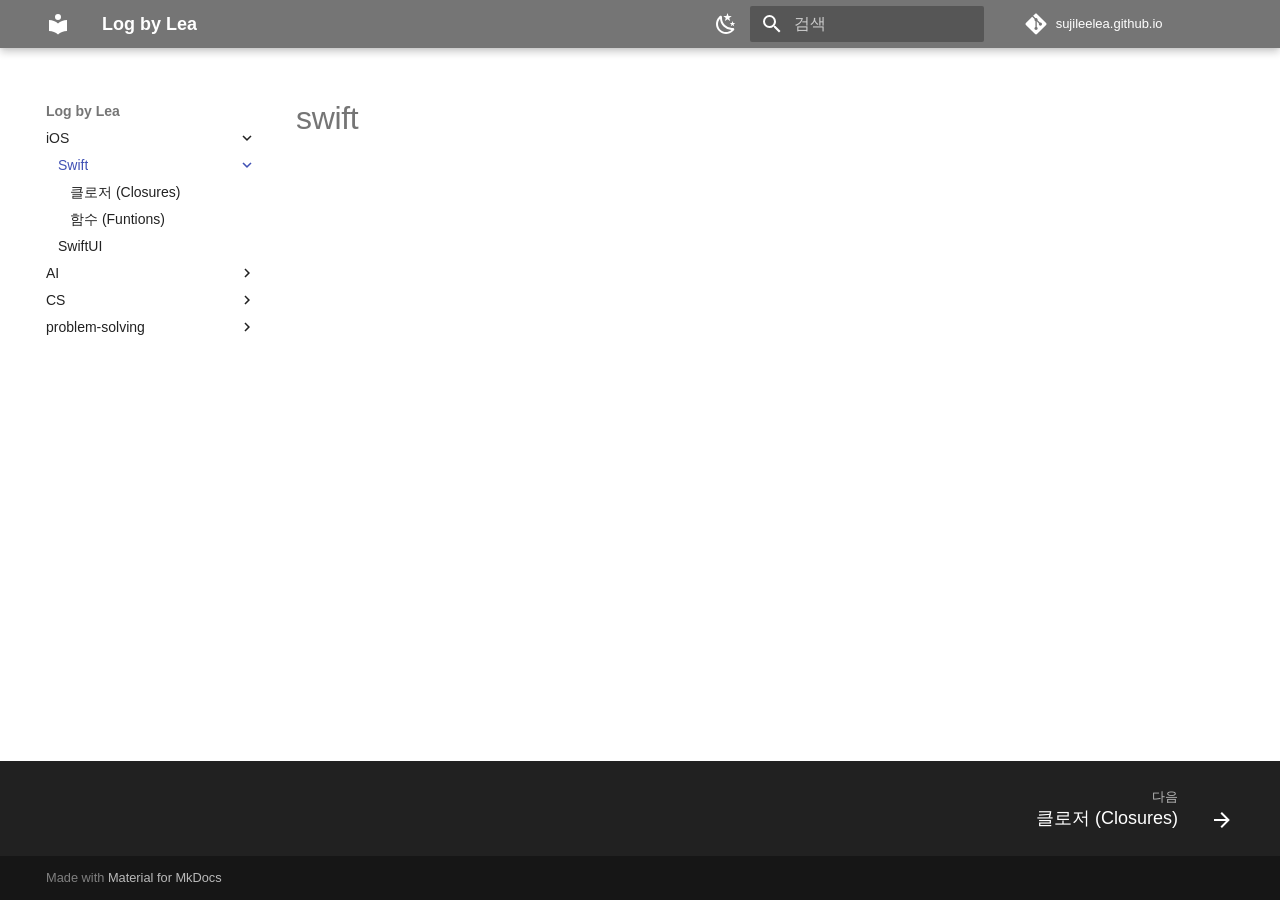
<file: iOS/swift/index.html>
<!doctype html>
<html lang="ko" class="no-js">
  <head>
    
      <meta charset="utf-8">
      <meta name="viewport" content="width=device-width,initial-scale=1">
      
        <meta name="description" content="서정윤의 기술 포트폴리오 & 블로그">
      
      
      
        <link rel="canonical" href="https://sujileelea.github.io/iOS/swift/">
      
      
      
        <link rel="next" href="%ED%81%B4%EB%A1%9C%EC%A0%80%20%28Closures%29/">
      
      
      <link rel="icon" href="../../assets/images/favicon.png">
      <meta name="generator" content="mkdocs-1.6.1, mkdocs-material-9.6.20">
    
    
      
        <title>swift - Log by Lea</title>
      
    
    
      <link rel="stylesheet" href="../../assets/stylesheets/main.e53b48f4.min.css">
      
        
        <link rel="stylesheet" href="../../assets/stylesheets/palette.06af60db.min.css">
      
      


    
    
      
    
    
      
        
        
        <link rel="preconnect" href="https://fonts.gstatic.com" crossorigin>
        <link rel="stylesheet" href="https://fonts.googleapis.com/css?family=Pretendard:300,300i,400,400i,700,700i%7CJetBrains+Mono:400,400i,700,700i&display=fallback">
        <style>:root{--md-text-font:"Pretendard";--md-code-font:"JetBrains Mono"}</style>
      
    
    
    <script>__md_scope=new URL("../..",location),__md_hash=e=>[...e].reduce(((e,_)=>(e<<5)-e+_.charCodeAt(0)),0),__md_get=(e,_=localStorage,t=__md_scope)=>JSON.parse(_.getItem(t.pathname+"."+e)),__md_set=(e,_,t=localStorage,a=__md_scope)=>{try{t.setItem(a.pathname+"."+e,JSON.stringify(_))}catch(e){}}</script>
    
      

    
    
    
  </head>
  
  
    
    
      
    
    
    
    
    <body dir="ltr" data-md-color-scheme="default" data-md-color-primary="grey" data-md-color-accent="grey">
  
    
    <input class="md-toggle" data-md-toggle="drawer" type="checkbox" id="__drawer" autocomplete="off">
    <input class="md-toggle" data-md-toggle="search" type="checkbox" id="__search" autocomplete="off">
    <label class="md-overlay" for="__drawer"></label>
    <div data-md-component="skip">
      
        
        <a href="#swift" class="md-skip">
          콘텐츠로 이동
        </a>
      
    </div>
    <div data-md-component="announce">
      
    </div>
    
    
      

  

<header class="md-header md-header--shadow" data-md-component="header">
  <nav class="md-header__inner md-grid" aria-label="상단/헤더">
    <a href="../.." title="Log by Lea" class="md-header__button md-logo" aria-label="Log by Lea" data-md-component="logo">
      
  
  <svg xmlns="http://www.w3.org/2000/svg" viewBox="0 0 24 24"><path d="M12 8a3 3 0 0 0 3-3 3 3 0 0 0-3-3 3 3 0 0 0-3 3 3 3 0 0 0 3 3m0 3.54C9.64 9.35 6.5 8 3 8v11c3.5 0 6.64 1.35 9 3.54 2.36-2.19 5.5-3.54 9-3.54V8c-3.5 0-6.64 1.35-9 3.54"/></svg>

    </a>
    <label class="md-header__button md-icon" for="__drawer">
      
      <svg xmlns="http://www.w3.org/2000/svg" viewBox="0 0 24 24"><path d="M3 6h18v2H3zm0 5h18v2H3zm0 5h18v2H3z"/></svg>
    </label>
    <div class="md-header__title" data-md-component="header-title">
      <div class="md-header__ellipsis">
        <div class="md-header__topic">
          <span class="md-ellipsis">
            Log by Lea
          </span>
        </div>
        <div class="md-header__topic" data-md-component="header-topic">
          <span class="md-ellipsis">
            
              swift
            
          </span>
        </div>
      </div>
    </div>
    
      
        <form class="md-header__option" data-md-component="palette">
  
    
    
    
    <input class="md-option" data-md-color-media="" data-md-color-scheme="default" data-md-color-primary="grey" data-md-color-accent="grey"  aria-label="다크 모드"  type="radio" name="__palette" id="__palette_0">
    
      <label class="md-header__button md-icon" title="다크 모드" for="__palette_1" hidden>
        <svg xmlns="http://www.w3.org/2000/svg" viewBox="0 0 24 24"><path d="m17.75 4.09-2.53 1.94.91 3.06-2.63-1.81-2.63 1.81.91-3.06-2.53-1.94L12.44 4l1.06-3 1.06 3zm3.5 6.91-1.64 1.25.59 1.98-1.7-1.17-1.7 1.17.59-1.98L15.75 11l2.06-.05L18.5 9l.69 1.95zm-2.28 4.95c.83-.08 1.72 1.1 1.19 1.85-.32.45-.66.87-1.08 1.27C15.17 23 8.84 23 4.94 19.07c-3.91-3.9-3.91-10.24 0-14.14.4-.4.82-.76 1.27-1.08.75-.53 1.93.36 1.85 1.19-.27 2.86.69 5.83 2.89 8.02a9.96 9.96 0 0 0 8.02 2.89m-1.64 2.02a12.08 12.08 0 0 1-7.8-3.47c-2.17-2.19-3.33-5-3.49-7.82-2.81 3.14-2.7 7.96.31 10.98 3.02 3.01 7.84 3.12 10.98.31"/></svg>
      </label>
    
  
    
    
    
    <input class="md-option" data-md-color-media="" data-md-color-scheme="slate" data-md-color-primary="grey" data-md-color-accent="grey"  aria-label="라이트 모드"  type="radio" name="__palette" id="__palette_1">
    
      <label class="md-header__button md-icon" title="라이트 모드" for="__palette_0" hidden>
        <svg xmlns="http://www.w3.org/2000/svg" viewBox="0 0 24 24"><path d="M12 7a5 5 0 0 1 5 5 5 5 0 0 1-5 5 5 5 0 0 1-5-5 5 5 0 0 1 5-5m0 2a3 3 0 0 0-3 3 3 3 0 0 0 3 3 3 3 0 0 0 3-3 3 3 0 0 0-3-3m0-7 2.39 3.42C13.65 5.15 12.84 5 12 5s-1.65.15-2.39.42zM3.34 7l4.16-.35A7.2 7.2 0 0 0 5.94 8.5c-.44.74-.69 1.5-.83 2.29zm.02 10 1.76-3.77a7.131 7.131 0 0 0 2.38 4.14zM20.65 7l-1.77 3.79a7.02 7.02 0 0 0-2.38-4.15zm-.01 10-4.14.36c.59-.51 1.12-1.14 1.54-1.86.42-.73.69-1.5.83-2.29zM12 22l-2.41-3.44c.74.27 1.55.44 2.41.44.82 0 1.63-.17 2.37-.44z"/></svg>
      </label>
    
  
</form>
      
    
    
      <script>var palette=__md_get("__palette");if(palette&&palette.color){if("(prefers-color-scheme)"===palette.color.media){var media=matchMedia("(prefers-color-scheme: light)"),input=document.querySelector(media.matches?"[data-md-color-media='(prefers-color-scheme: light)']":"[data-md-color-media='(prefers-color-scheme: dark)']");palette.color.media=input.getAttribute("data-md-color-media"),palette.color.scheme=input.getAttribute("data-md-color-scheme"),palette.color.primary=input.getAttribute("data-md-color-primary"),palette.color.accent=input.getAttribute("data-md-color-accent")}for(var[key,value]of Object.entries(palette.color))document.body.setAttribute("data-md-color-"+key,value)}</script>
    
    
    
      
      
        <label class="md-header__button md-icon" for="__search">
          
          <svg xmlns="http://www.w3.org/2000/svg" viewBox="0 0 24 24"><path d="M9.5 3A6.5 6.5 0 0 1 16 9.5c0 1.61-.59 3.09-1.56 4.23l.27.27h.79l5 5-1.5 1.5-5-5v-.79l-.27-.27A6.52 6.52 0 0 1 9.5 16 6.5 6.5 0 0 1 3 9.5 6.5 6.5 0 0 1 9.5 3m0 2C7 5 5 7 5 9.5S7 14 9.5 14 14 12 14 9.5 12 5 9.5 5"/></svg>
        </label>
        <div class="md-search" data-md-component="search" role="dialog">
  <label class="md-search__overlay" for="__search"></label>
  <div class="md-search__inner" role="search">
    <form class="md-search__form" name="search">
      <input type="text" class="md-search__input" name="query" aria-label="검색" placeholder="검색" autocapitalize="off" autocorrect="off" autocomplete="off" spellcheck="false" data-md-component="search-query" required>
      <label class="md-search__icon md-icon" for="__search">
        
        <svg xmlns="http://www.w3.org/2000/svg" viewBox="0 0 24 24"><path d="M9.5 3A6.5 6.5 0 0 1 16 9.5c0 1.61-.59 3.09-1.56 4.23l.27.27h.79l5 5-1.5 1.5-5-5v-.79l-.27-.27A6.52 6.52 0 0 1 9.5 16 6.5 6.5 0 0 1 3 9.5 6.5 6.5 0 0 1 9.5 3m0 2C7 5 5 7 5 9.5S7 14 9.5 14 14 12 14 9.5 12 5 9.5 5"/></svg>
        
        <svg xmlns="http://www.w3.org/2000/svg" viewBox="0 0 24 24"><path d="M20 11v2H8l5.5 5.5-1.42 1.42L4.16 12l7.92-7.92L13.5 5.5 8 11z"/></svg>
      </label>
      <nav class="md-search__options" aria-label="검색">
        
        <button type="reset" class="md-search__icon md-icon" title="지우기" aria-label="지우기" tabindex="-1">
          
          <svg xmlns="http://www.w3.org/2000/svg" viewBox="0 0 24 24"><path d="M19 6.41 17.59 5 12 10.59 6.41 5 5 6.41 10.59 12 5 17.59 6.41 19 12 13.41 17.59 19 19 17.59 13.41 12z"/></svg>
        </button>
      </nav>
      
        <div class="md-search__suggest" data-md-component="search-suggest"></div>
      
    </form>
    <div class="md-search__output">
      <div class="md-search__scrollwrap" tabindex="0" data-md-scrollfix>
        <div class="md-search-result" data-md-component="search-result">
          <div class="md-search-result__meta">
            검색 초기화
          </div>
          <ol class="md-search-result__list" role="presentation"></ol>
        </div>
      </div>
    </div>
  </div>
</div>
      
    
    
      <div class="md-header__source">
        <a href="https://github.com/sujileelea/sujileelea.github.io" title="저장소로 이동" class="md-source" data-md-component="source">
  <div class="md-source__icon md-icon">
    
    <svg xmlns="http://www.w3.org/2000/svg" viewBox="0 0 448 512"><!--! Font Awesome Free 7.0.0 by @fontawesome - https://fontawesome.com License - https://fontawesome.com/license/free (Icons: CC BY 4.0, Fonts: SIL OFL 1.1, Code: MIT License) Copyright 2025 Fonticons, Inc.--><path d="M439.6 236.1 244 40.5c-5.4-5.5-12.8-8.5-20.4-8.5s-15 3-20.4 8.4L162.5 81l51.5 51.5c27.1-9.1 52.7 16.8 43.4 43.7l49.7 49.7c34.2-11.8 61.2 31 35.5 56.7-26.5 26.5-70.2-2.9-56-37.3L240.3 199v121.9c25.3 12.5 22.3 41.8 9.1 55-6.4 6.4-15.2 10.1-24.3 10.1s-17.8-3.6-24.3-10.1c-17.6-17.6-11.1-46.9 11.2-56v-123c-20.8-8.5-24.6-30.7-18.6-45L142.6 101 8.5 235.1C3 240.6 0 247.9 0 255.5s3 15 8.5 20.4l195.6 195.7c5.4 5.4 12.7 8.4 20.4 8.4s15-3 20.4-8.4l194.7-194.7c5.4-5.4 8.4-12.8 8.4-20.4s-3-15-8.4-20.4"/></svg>
  </div>
  <div class="md-source__repository">
    sujileelea.github.io
  </div>
</a>
      </div>
    
  </nav>
  
</header>
    
    <div class="md-container" data-md-component="container">
      
      
        
          
        
      
      <main class="md-main" data-md-component="main">
        <div class="md-main__inner md-grid">
          
            
              
              <div class="md-sidebar md-sidebar--primary" data-md-component="sidebar" data-md-type="navigation" >
                <div class="md-sidebar__scrollwrap">
                  <div class="md-sidebar__inner">
                    



  

<nav class="md-nav md-nav--primary md-nav--integrated" aria-label="네비게이션" data-md-level="0">
  <label class="md-nav__title" for="__drawer">
    <a href="../.." title="Log by Lea" class="md-nav__button md-logo" aria-label="Log by Lea" data-md-component="logo">
      
  
  <svg xmlns="http://www.w3.org/2000/svg" viewBox="0 0 24 24"><path d="M12 8a3 3 0 0 0 3-3 3 3 0 0 0-3-3 3 3 0 0 0-3 3 3 3 0 0 0 3 3m0 3.54C9.64 9.35 6.5 8 3 8v11c3.5 0 6.64 1.35 9 3.54 2.36-2.19 5.5-3.54 9-3.54V8c-3.5 0-6.64 1.35-9 3.54"/></svg>

    </a>
    Log by Lea
  </label>
  
    <div class="md-nav__source">
      <a href="https://github.com/sujileelea/sujileelea.github.io" title="저장소로 이동" class="md-source" data-md-component="source">
  <div class="md-source__icon md-icon">
    
    <svg xmlns="http://www.w3.org/2000/svg" viewBox="0 0 448 512"><!--! Font Awesome Free 7.0.0 by @fontawesome - https://fontawesome.com License - https://fontawesome.com/license/free (Icons: CC BY 4.0, Fonts: SIL OFL 1.1, Code: MIT License) Copyright 2025 Fonticons, Inc.--><path d="M439.6 236.1 244 40.5c-5.4-5.5-12.8-8.5-20.4-8.5s-15 3-20.4 8.4L162.5 81l51.5 51.5c27.1-9.1 52.7 16.8 43.4 43.7l49.7 49.7c34.2-11.8 61.2 31 35.5 56.7-26.5 26.5-70.2-2.9-56-37.3L240.3 199v121.9c25.3 12.5 22.3 41.8 9.1 55-6.4 6.4-15.2 10.1-24.3 10.1s-17.8-3.6-24.3-10.1c-17.6-17.6-11.1-46.9 11.2-56v-123c-20.8-8.5-24.6-30.7-18.6-45L142.6 101 8.5 235.1C3 240.6 0 247.9 0 255.5s3 15 8.5 20.4l195.6 195.7c5.4 5.4 12.7 8.4 20.4 8.4s15-3 20.4-8.4l194.7-194.7c5.4-5.4 8.4-12.8 8.4-20.4s-3-15-8.4-20.4"/></svg>
  </div>
  <div class="md-source__repository">
    sujileelea.github.io
  </div>
</a>
    </div>
  
  <ul class="md-nav__list" data-md-scrollfix>
    
      
      
  
  
    
  
  
  
    
    
      
        
      
        
      
    
    
    
    
    <li class="md-nav__item md-nav__item--active md-nav__item--nested">
      
        
        
        <input class="md-nav__toggle md-toggle " type="checkbox" id="__nav_1" checked>
        
          
          <label class="md-nav__link" for="__nav_1" id="__nav_1_label" tabindex="0">
            
  
  
  <span class="md-ellipsis">
    iOS
    
  </span>
  

            <span class="md-nav__icon md-icon"></span>
          </label>
        
        <nav class="md-nav" data-md-level="1" aria-labelledby="__nav_1_label" aria-expanded="true">
          <label class="md-nav__title" for="__nav_1">
            <span class="md-nav__icon md-icon"></span>
            iOS
          </label>
          <ul class="md-nav__list" data-md-scrollfix>
            
              
                
  
  
    
  
  
  
    
    
      
        
          
        
      
        
      
        
      
    
    
    
    
    <li class="md-nav__item md-nav__item--active md-nav__item--nested">
      
        
        
        <input class="md-nav__toggle md-toggle " type="checkbox" id="__nav_1_1" checked>
        
          
          <div class="md-nav__link md-nav__container">
            <a href="./" class="md-nav__link md-nav__link--active">
              
  
  
  <span class="md-ellipsis">
    Swift
    
  </span>
  

            </a>
            
              
              <label class="md-nav__link md-nav__link--active" for="__nav_1_1" id="__nav_1_1_label" tabindex="0">
                <span class="md-nav__icon md-icon"></span>
              </label>
            
          </div>
        
        <nav class="md-nav" data-md-level="2" aria-labelledby="__nav_1_1_label" aria-expanded="true">
          <label class="md-nav__title" for="__nav_1_1">
            <span class="md-nav__icon md-icon"></span>
            Swift
          </label>
          <ul class="md-nav__list" data-md-scrollfix>
            
              
            
              
                
  
  
  
  
    <li class="md-nav__item">
      <a href="%ED%81%B4%EB%A1%9C%EC%A0%80%20%28Closures%29/" class="md-nav__link">
        
  
  
  <span class="md-ellipsis">
    클로저 (Closures)
    
  </span>
  

      </a>
    </li>
  

              
            
              
                
  
  
  
  
    <li class="md-nav__item">
      <a href="%ED%95%A8%EC%88%98%20%28Funtions%29/" class="md-nav__link">
        
  
  
  <span class="md-ellipsis">
    함수 (Funtions)
    
  </span>
  

      </a>
    </li>
  

              
            
          </ul>
        </nav>
      
    </li>
  

              
            
              
                
  
  
  
  
    
    
      
        
          
        
      
    
    
    
    
    <li class="md-nav__item md-nav__item--nested">
      
        
        
        <input class="md-nav__toggle md-toggle " type="checkbox" id="__nav_1_2" >
        
          
          <div class="md-nav__link md-nav__container">
            <a href="../SwiftUI/" class="md-nav__link ">
              
  
  
  <span class="md-ellipsis">
    SwiftUI
    
  </span>
  

            </a>
            
          </div>
        
        <nav class="md-nav" data-md-level="2" aria-labelledby="__nav_1_2_label" aria-expanded="false">
          <label class="md-nav__title" for="__nav_1_2">
            <span class="md-nav__icon md-icon"></span>
            SwiftUI
          </label>
          <ul class="md-nav__list" data-md-scrollfix>
            
              
            
          </ul>
        </nav>
      
    </li>
  

              
            
          </ul>
        </nav>
      
    </li>
  

    
      
      
  
  
  
  
    
    
      
        
      
    
    
    
    
    <li class="md-nav__item md-nav__item--nested">
      
        
        
        <input class="md-nav__toggle md-toggle " type="checkbox" id="__nav_2" >
        
          
          <label class="md-nav__link" for="__nav_2" id="__nav_2_label" tabindex="0">
            
  
  
  <span class="md-ellipsis">
    AI
    
  </span>
  

            <span class="md-nav__icon md-icon"></span>
          </label>
        
        <nav class="md-nav" data-md-level="1" aria-labelledby="__nav_2_label" aria-expanded="false">
          <label class="md-nav__title" for="__nav_2">
            <span class="md-nav__icon md-icon"></span>
            AI
          </label>
          <ul class="md-nav__list" data-md-scrollfix>
            
              
                
  
  
  
  
    
    
      
        
          
        
      
    
    
    
    
    <li class="md-nav__item md-nav__item--nested">
      
        
        
        <input class="md-nav__toggle md-toggle " type="checkbox" id="__nav_2_1" >
        
          
          <div class="md-nav__link md-nav__container">
            <a href="../../AI/python/" class="md-nav__link ">
              
  
  
  <span class="md-ellipsis">
    Python
    
  </span>
  

            </a>
            
          </div>
        
        <nav class="md-nav" data-md-level="2" aria-labelledby="__nav_2_1_label" aria-expanded="false">
          <label class="md-nav__title" for="__nav_2_1">
            <span class="md-nav__icon md-icon"></span>
            Python
          </label>
          <ul class="md-nav__list" data-md-scrollfix>
            
              
            
          </ul>
        </nav>
      
    </li>
  

              
            
          </ul>
        </nav>
      
    </li>
  

    
      
      
  
  
  
  
    
    
      
        
      
    
    
    
    
    <li class="md-nav__item md-nav__item--nested">
      
        
        
        <input class="md-nav__toggle md-toggle " type="checkbox" id="__nav_3" >
        
          
          <label class="md-nav__link" for="__nav_3" id="__nav_3_label" tabindex="0">
            
  
  
  <span class="md-ellipsis">
    CS
    
  </span>
  

            <span class="md-nav__icon md-icon"></span>
          </label>
        
        <nav class="md-nav" data-md-level="1" aria-labelledby="__nav_3_label" aria-expanded="false">
          <label class="md-nav__title" for="__nav_3">
            <span class="md-nav__icon md-icon"></span>
            CS
          </label>
          <ul class="md-nav__list" data-md-scrollfix>
            
              
                
  
  
  
  
    
    
      
        
          
        
      
    
    
    
    
    <li class="md-nav__item md-nav__item--nested">
      
        
        
        <input class="md-nav__toggle md-toggle " type="checkbox" id="__nav_3_1" >
        
          
          <div class="md-nav__link md-nav__container">
            <a href="../../CS/CS50/" class="md-nav__link ">
              
  
  
  <span class="md-ellipsis">
    CS50
    
  </span>
  

            </a>
            
          </div>
        
        <nav class="md-nav" data-md-level="2" aria-labelledby="__nav_3_1_label" aria-expanded="false">
          <label class="md-nav__title" for="__nav_3_1">
            <span class="md-nav__icon md-icon"></span>
            CS50
          </label>
          <ul class="md-nav__list" data-md-scrollfix>
            
              
            
          </ul>
        </nav>
      
    </li>
  

              
            
          </ul>
        </nav>
      
    </li>
  

    
      
      
  
  
  
  
    
    
      
        
      
        
      
    
    
    
    
    <li class="md-nav__item md-nav__item--nested">
      
        
        
        <input class="md-nav__toggle md-toggle " type="checkbox" id="__nav_4" >
        
          
          <label class="md-nav__link" for="__nav_4" id="__nav_4_label" tabindex="0">
            
  
  
  <span class="md-ellipsis">
    problem-solving
    
  </span>
  

            <span class="md-nav__icon md-icon"></span>
          </label>
        
        <nav class="md-nav" data-md-level="1" aria-labelledby="__nav_4_label" aria-expanded="false">
          <label class="md-nav__title" for="__nav_4">
            <span class="md-nav__icon md-icon"></span>
            problem-solving
          </label>
          <ul class="md-nav__list" data-md-scrollfix>
            
              
                
  
  
  
  
    
    
      
        
          
        
      
    
    
    
    
    <li class="md-nav__item md-nav__item--nested">
      
        
        
        <input class="md-nav__toggle md-toggle " type="checkbox" id="__nav_4_1" >
        
          
          <div class="md-nav__link md-nav__container">
            <a href="../../problem-solving/programmers/" class="md-nav__link ">
              
  
  
  <span class="md-ellipsis">
    Programmers
    
  </span>
  

            </a>
            
          </div>
        
        <nav class="md-nav" data-md-level="2" aria-labelledby="__nav_4_1_label" aria-expanded="false">
          <label class="md-nav__title" for="__nav_4_1">
            <span class="md-nav__icon md-icon"></span>
            Programmers
          </label>
          <ul class="md-nav__list" data-md-scrollfix>
            
              
            
          </ul>
        </nav>
      
    </li>
  

              
            
              
                
  
  
  
  
    
    
      
        
          
        
      
    
    
    
    
    <li class="md-nav__item md-nav__item--nested">
      
        
        
        <input class="md-nav__toggle md-toggle " type="checkbox" id="__nav_4_2" >
        
          
          <div class="md-nav__link md-nav__container">
            <a href="../../problem-solving/baekjoon/" class="md-nav__link ">
              
  
  
  <span class="md-ellipsis">
    Baekjoon
    
  </span>
  

            </a>
            
          </div>
        
        <nav class="md-nav" data-md-level="2" aria-labelledby="__nav_4_2_label" aria-expanded="false">
          <label class="md-nav__title" for="__nav_4_2">
            <span class="md-nav__icon md-icon"></span>
            Baekjoon
          </label>
          <ul class="md-nav__list" data-md-scrollfix>
            
              
            
          </ul>
        </nav>
      
    </li>
  

              
            
          </ul>
        </nav>
      
    </li>
  

    
  </ul>
</nav>
                  </div>
                </div>
              </div>
            
            
          
          
            <div class="md-content" data-md-component="content">
              <article class="md-content__inner md-typeset">
                
                  


  
  


<h1 id="swift">swift<a class="headerlink" href="#swift" title="Permanent link">&para;</a></h1>












                
              </article>
            </div>
          
          
<script>var target=document.getElementById(location.hash.slice(1));target&&target.name&&(target.checked=target.name.startsWith("__tabbed_"))</script>
        </div>
        
          <button type="button" class="md-top md-icon" data-md-component="top" hidden>
  
  <svg xmlns="http://www.w3.org/2000/svg" viewBox="0 0 24 24"><path d="M13 20h-2V8l-5.5 5.5-1.42-1.42L12 4.16l7.92 7.92-1.42 1.42L13 8z"/></svg>
  맨위로
</button>
        
      </main>
      
        <footer class="md-footer">
  
    
      
      <nav class="md-footer__inner md-grid" aria-label="하단/푸터" >
        
        
          
          <a href="%ED%81%B4%EB%A1%9C%EC%A0%80%20%28Closures%29/" class="md-footer__link md-footer__link--next" aria-label="다음: 클로저 (Closures)">
            <div class="md-footer__title">
              <span class="md-footer__direction">
                다음
              </span>
              <div class="md-ellipsis">
                클로저 (Closures)
              </div>
            </div>
            <div class="md-footer__button md-icon">
              
              <svg xmlns="http://www.w3.org/2000/svg" viewBox="0 0 24 24"><path d="M4 11v2h12l-5.5 5.5 1.42 1.42L19.84 12l-7.92-7.92L10.5 5.5 16 11z"/></svg>
            </div>
          </a>
        
      </nav>
    
  
  <div class="md-footer-meta md-typeset">
    <div class="md-footer-meta__inner md-grid">
      <div class="md-copyright">
  
  
    Made with
    <a href="https://squidfunk.github.io/mkdocs-material/" target="_blank" rel="noopener">
      Material for MkDocs
    </a>
  
</div>
      
    </div>
  </div>
</footer>
      
    </div>
    <div class="md-dialog" data-md-component="dialog">
      <div class="md-dialog__inner md-typeset"></div>
    </div>
    
    
    
      
      <script id="__config" type="application/json">{"base": "../..", "features": ["navigation.instant", "navigation.top", "navigation.tracking", "navigation.footer", "navigation.indexes", "search.suggest", "search.highlight", "toc.integrate", "content.code.copy"], "search": "../../assets/javascripts/workers/search.973d3a69.min.js", "tags": null, "translations": {"clipboard.copied": "\ud074\ub9bd\ubcf4\ub4dc\uc5d0 \ubcf5\uc0ac\ub428", "clipboard.copy": "\ud074\ub9bd\ubcf4\ub4dc\ub85c \ubcf5\uc0ac", "search.result.more.one": "\uc774 \ubb38\uc11c\uc5d0\uc11c 1\uac1c\uc758 \uac80\uc0c9 \uacb0\uacfc \ub354 \ubcf4\uae30", "search.result.more.other": "\uc774 \ubb38\uc11c\uc5d0\uc11c #\uac1c\uc758 \uac80\uc0c9 \uacb0\uacfc \ub354 \ubcf4\uae30", "search.result.none": "\uac80\uc0c9\uc5b4\uc640 \uc77c\uce58\ud558\ub294 \ubb38\uc11c\uac00 \uc5c6\uc2b5\ub2c8\ub2e4", "search.result.one": "1\uac1c\uc758 \uc77c\uce58\ud558\ub294 \ubb38\uc11c", "search.result.other": "#\uac1c\uc758 \uc77c\uce58\ud558\ub294 \ubb38\uc11c", "search.result.placeholder": "\uac80\uc0c9\uc5b4\ub97c \uc785\ub825\ud558\uc138\uc694", "search.result.term.missing": "\ud3ec\ud568\ub418\uc9c0 \uc54a\uc740 \uac80\uc0c9\uc5b4", "select.version": "\ubc84\uc804 \uc120\ud0dd"}, "version": null}</script>
    
    
      <script src="../../assets/javascripts/bundle.f55a23d4.min.js"></script>
      
    
  </body>
</html>
</file>
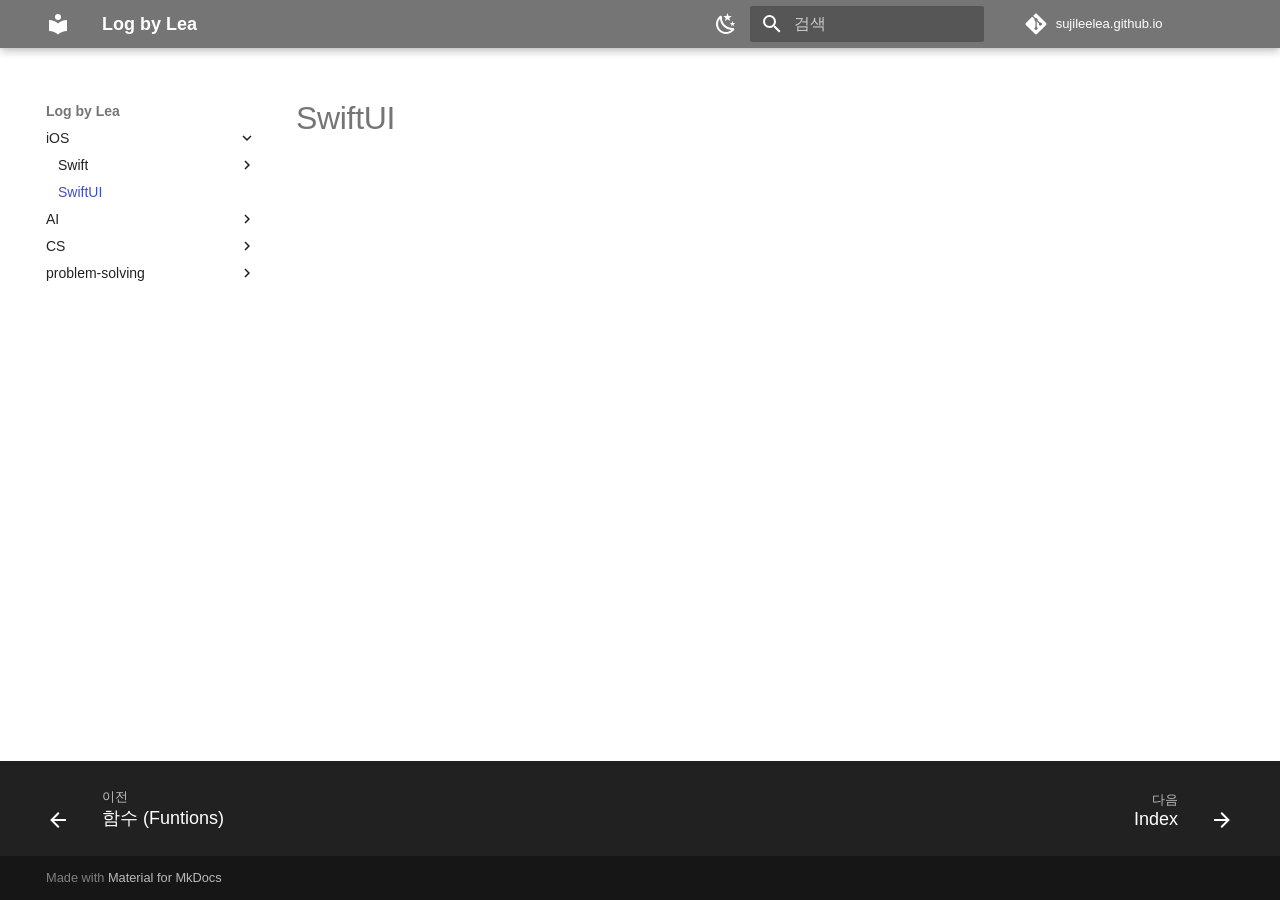
<file: iOS/SwiftUI/index.html>
<!doctype html>
<html lang="ko" class="no-js">
  <head>
    
      <meta charset="utf-8">
      <meta name="viewport" content="width=device-width,initial-scale=1">
      
        <meta name="description" content="서정윤의 기술 포트폴리오 & 블로그">
      
      
      
        <link rel="canonical" href="https://sujileelea.github.io/iOS/SwiftUI/">
      
      
        <link rel="prev" href="../swift/%ED%95%A8%EC%88%98%20%28Funtions%29/">
      
      
        <link rel="next" href="../../AI/python/">
      
      
      <link rel="icon" href="../../assets/images/favicon.png">
      <meta name="generator" content="mkdocs-1.6.1, mkdocs-material-9.6.20">
    
    
      
        <title>SwiftUI - Log by Lea</title>
      
    
    
      <link rel="stylesheet" href="../../assets/stylesheets/main.e53b48f4.min.css">
      
        
        <link rel="stylesheet" href="../../assets/stylesheets/palette.06af60db.min.css">
      
      


    
    
      
    
    
      
        
        
        <link rel="preconnect" href="https://fonts.gstatic.com" crossorigin>
        <link rel="stylesheet" href="https://fonts.googleapis.com/css?family=Pretendard:300,300i,400,400i,700,700i%7CJetBrains+Mono:400,400i,700,700i&display=fallback">
        <style>:root{--md-text-font:"Pretendard";--md-code-font:"JetBrains Mono"}</style>
      
    
    
    <script>__md_scope=new URL("../..",location),__md_hash=e=>[...e].reduce(((e,_)=>(e<<5)-e+_.charCodeAt(0)),0),__md_get=(e,_=localStorage,t=__md_scope)=>JSON.parse(_.getItem(t.pathname+"."+e)),__md_set=(e,_,t=localStorage,a=__md_scope)=>{try{t.setItem(a.pathname+"."+e,JSON.stringify(_))}catch(e){}}</script>
    
      

    
    
    
  </head>
  
  
    
    
      
    
    
    
    
    <body dir="ltr" data-md-color-scheme="default" data-md-color-primary="grey" data-md-color-accent="grey">
  
    
    <input class="md-toggle" data-md-toggle="drawer" type="checkbox" id="__drawer" autocomplete="off">
    <input class="md-toggle" data-md-toggle="search" type="checkbox" id="__search" autocomplete="off">
    <label class="md-overlay" for="__drawer"></label>
    <div data-md-component="skip">
      
        
        <a href="#swiftui" class="md-skip">
          콘텐츠로 이동
        </a>
      
    </div>
    <div data-md-component="announce">
      
    </div>
    
    
      

  

<header class="md-header md-header--shadow" data-md-component="header">
  <nav class="md-header__inner md-grid" aria-label="상단/헤더">
    <a href="../.." title="Log by Lea" class="md-header__button md-logo" aria-label="Log by Lea" data-md-component="logo">
      
  
  <svg xmlns="http://www.w3.org/2000/svg" viewBox="0 0 24 24"><path d="M12 8a3 3 0 0 0 3-3 3 3 0 0 0-3-3 3 3 0 0 0-3 3 3 3 0 0 0 3 3m0 3.54C9.64 9.35 6.5 8 3 8v11c3.5 0 6.64 1.35 9 3.54 2.36-2.19 5.5-3.54 9-3.54V8c-3.5 0-6.64 1.35-9 3.54"/></svg>

    </a>
    <label class="md-header__button md-icon" for="__drawer">
      
      <svg xmlns="http://www.w3.org/2000/svg" viewBox="0 0 24 24"><path d="M3 6h18v2H3zm0 5h18v2H3zm0 5h18v2H3z"/></svg>
    </label>
    <div class="md-header__title" data-md-component="header-title">
      <div class="md-header__ellipsis">
        <div class="md-header__topic">
          <span class="md-ellipsis">
            Log by Lea
          </span>
        </div>
        <div class="md-header__topic" data-md-component="header-topic">
          <span class="md-ellipsis">
            
              SwiftUI
            
          </span>
        </div>
      </div>
    </div>
    
      
        <form class="md-header__option" data-md-component="palette">
  
    
    
    
    <input class="md-option" data-md-color-media="" data-md-color-scheme="default" data-md-color-primary="grey" data-md-color-accent="grey"  aria-label="다크 모드"  type="radio" name="__palette" id="__palette_0">
    
      <label class="md-header__button md-icon" title="다크 모드" for="__palette_1" hidden>
        <svg xmlns="http://www.w3.org/2000/svg" viewBox="0 0 24 24"><path d="m17.75 4.09-2.53 1.94.91 3.06-2.63-1.81-2.63 1.81.91-3.06-2.53-1.94L12.44 4l1.06-3 1.06 3zm3.5 6.91-1.64 1.25.59 1.98-1.7-1.17-1.7 1.17.59-1.98L15.75 11l2.06-.05L18.5 9l.69 1.95zm-2.28 4.95c.83-.08 1.72 1.1 1.19 1.85-.32.45-.66.87-1.08 1.27C15.17 23 8.84 23 4.94 19.07c-3.91-3.9-3.91-10.24 0-14.14.4-.4.82-.76 1.27-1.08.75-.53 1.93.36 1.85 1.19-.27 2.86.69 5.83 2.89 8.02a9.96 9.96 0 0 0 8.02 2.89m-1.64 2.02a12.08 12.08 0 0 1-7.8-3.47c-2.17-2.19-3.33-5-3.49-7.82-2.81 3.14-2.7 7.96.31 10.98 3.02 3.01 7.84 3.12 10.98.31"/></svg>
      </label>
    
  
    
    
    
    <input class="md-option" data-md-color-media="" data-md-color-scheme="slate" data-md-color-primary="grey" data-md-color-accent="grey"  aria-label="라이트 모드"  type="radio" name="__palette" id="__palette_1">
    
      <label class="md-header__button md-icon" title="라이트 모드" for="__palette_0" hidden>
        <svg xmlns="http://www.w3.org/2000/svg" viewBox="0 0 24 24"><path d="M12 7a5 5 0 0 1 5 5 5 5 0 0 1-5 5 5 5 0 0 1-5-5 5 5 0 0 1 5-5m0 2a3 3 0 0 0-3 3 3 3 0 0 0 3 3 3 3 0 0 0 3-3 3 3 0 0 0-3-3m0-7 2.39 3.42C13.65 5.15 12.84 5 12 5s-1.65.15-2.39.42zM3.34 7l4.16-.35A7.2 7.2 0 0 0 5.94 8.5c-.44.74-.69 1.5-.83 2.29zm.02 10 1.76-3.77a7.131 7.131 0 0 0 2.38 4.14zM20.65 7l-1.77 3.79a7.02 7.02 0 0 0-2.38-4.15zm-.01 10-4.14.36c.59-.51 1.12-1.14 1.54-1.86.42-.73.69-1.5.83-2.29zM12 22l-2.41-3.44c.74.27 1.55.44 2.41.44.82 0 1.63-.17 2.37-.44z"/></svg>
      </label>
    
  
</form>
      
    
    
      <script>var palette=__md_get("__palette");if(palette&&palette.color){if("(prefers-color-scheme)"===palette.color.media){var media=matchMedia("(prefers-color-scheme: light)"),input=document.querySelector(media.matches?"[data-md-color-media='(prefers-color-scheme: light)']":"[data-md-color-media='(prefers-color-scheme: dark)']");palette.color.media=input.getAttribute("data-md-color-media"),palette.color.scheme=input.getAttribute("data-md-color-scheme"),palette.color.primary=input.getAttribute("data-md-color-primary"),palette.color.accent=input.getAttribute("data-md-color-accent")}for(var[key,value]of Object.entries(palette.color))document.body.setAttribute("data-md-color-"+key,value)}</script>
    
    
    
      
      
        <label class="md-header__button md-icon" for="__search">
          
          <svg xmlns="http://www.w3.org/2000/svg" viewBox="0 0 24 24"><path d="M9.5 3A6.5 6.5 0 0 1 16 9.5c0 1.61-.59 3.09-1.56 4.23l.27.27h.79l5 5-1.5 1.5-5-5v-.79l-.27-.27A6.52 6.52 0 0 1 9.5 16 6.5 6.5 0 0 1 3 9.5 6.5 6.5 0 0 1 9.5 3m0 2C7 5 5 7 5 9.5S7 14 9.5 14 14 12 14 9.5 12 5 9.5 5"/></svg>
        </label>
        <div class="md-search" data-md-component="search" role="dialog">
  <label class="md-search__overlay" for="__search"></label>
  <div class="md-search__inner" role="search">
    <form class="md-search__form" name="search">
      <input type="text" class="md-search__input" name="query" aria-label="검색" placeholder="검색" autocapitalize="off" autocorrect="off" autocomplete="off" spellcheck="false" data-md-component="search-query" required>
      <label class="md-search__icon md-icon" for="__search">
        
        <svg xmlns="http://www.w3.org/2000/svg" viewBox="0 0 24 24"><path d="M9.5 3A6.5 6.5 0 0 1 16 9.5c0 1.61-.59 3.09-1.56 4.23l.27.27h.79l5 5-1.5 1.5-5-5v-.79l-.27-.27A6.52 6.52 0 0 1 9.5 16 6.5 6.5 0 0 1 3 9.5 6.5 6.5 0 0 1 9.5 3m0 2C7 5 5 7 5 9.5S7 14 9.5 14 14 12 14 9.5 12 5 9.5 5"/></svg>
        
        <svg xmlns="http://www.w3.org/2000/svg" viewBox="0 0 24 24"><path d="M20 11v2H8l5.5 5.5-1.42 1.42L4.16 12l7.92-7.92L13.5 5.5 8 11z"/></svg>
      </label>
      <nav class="md-search__options" aria-label="검색">
        
        <button type="reset" class="md-search__icon md-icon" title="지우기" aria-label="지우기" tabindex="-1">
          
          <svg xmlns="http://www.w3.org/2000/svg" viewBox="0 0 24 24"><path d="M19 6.41 17.59 5 12 10.59 6.41 5 5 6.41 10.59 12 5 17.59 6.41 19 12 13.41 17.59 19 19 17.59 13.41 12z"/></svg>
        </button>
      </nav>
      
        <div class="md-search__suggest" data-md-component="search-suggest"></div>
      
    </form>
    <div class="md-search__output">
      <div class="md-search__scrollwrap" tabindex="0" data-md-scrollfix>
        <div class="md-search-result" data-md-component="search-result">
          <div class="md-search-result__meta">
            검색 초기화
          </div>
          <ol class="md-search-result__list" role="presentation"></ol>
        </div>
      </div>
    </div>
  </div>
</div>
      
    
    
      <div class="md-header__source">
        <a href="https://github.com/sujileelea/sujileelea.github.io" title="저장소로 이동" class="md-source" data-md-component="source">
  <div class="md-source__icon md-icon">
    
    <svg xmlns="http://www.w3.org/2000/svg" viewBox="0 0 448 512"><!--! Font Awesome Free 7.0.0 by @fontawesome - https://fontawesome.com License - https://fontawesome.com/license/free (Icons: CC BY 4.0, Fonts: SIL OFL 1.1, Code: MIT License) Copyright 2025 Fonticons, Inc.--><path d="M439.6 236.1 244 40.5c-5.4-5.5-12.8-8.5-20.4-8.5s-15 3-20.4 8.4L162.5 81l51.5 51.5c27.1-9.1 52.7 16.8 43.4 43.7l49.7 49.7c34.2-11.8 61.2 31 35.5 56.7-26.5 26.5-70.2-2.9-56-37.3L240.3 199v121.9c25.3 12.5 22.3 41.8 9.1 55-6.4 6.4-15.2 10.1-24.3 10.1s-17.8-3.6-24.3-10.1c-17.6-17.6-11.1-46.9 11.2-56v-123c-20.8-8.5-24.6-30.7-18.6-45L142.6 101 8.5 235.1C3 240.6 0 247.9 0 255.5s3 15 8.5 20.4l195.6 195.7c5.4 5.4 12.7 8.4 20.4 8.4s15-3 20.4-8.4l194.7-194.7c5.4-5.4 8.4-12.8 8.4-20.4s-3-15-8.4-20.4"/></svg>
  </div>
  <div class="md-source__repository">
    sujileelea.github.io
  </div>
</a>
      </div>
    
  </nav>
  
</header>
    
    <div class="md-container" data-md-component="container">
      
      
        
          
        
      
      <main class="md-main" data-md-component="main">
        <div class="md-main__inner md-grid">
          
            
              
              <div class="md-sidebar md-sidebar--primary" data-md-component="sidebar" data-md-type="navigation" >
                <div class="md-sidebar__scrollwrap">
                  <div class="md-sidebar__inner">
                    



  

<nav class="md-nav md-nav--primary md-nav--integrated" aria-label="네비게이션" data-md-level="0">
  <label class="md-nav__title" for="__drawer">
    <a href="../.." title="Log by Lea" class="md-nav__button md-logo" aria-label="Log by Lea" data-md-component="logo">
      
  
  <svg xmlns="http://www.w3.org/2000/svg" viewBox="0 0 24 24"><path d="M12 8a3 3 0 0 0 3-3 3 3 0 0 0-3-3 3 3 0 0 0-3 3 3 3 0 0 0 3 3m0 3.54C9.64 9.35 6.5 8 3 8v11c3.5 0 6.64 1.35 9 3.54 2.36-2.19 5.5-3.54 9-3.54V8c-3.5 0-6.64 1.35-9 3.54"/></svg>

    </a>
    Log by Lea
  </label>
  
    <div class="md-nav__source">
      <a href="https://github.com/sujileelea/sujileelea.github.io" title="저장소로 이동" class="md-source" data-md-component="source">
  <div class="md-source__icon md-icon">
    
    <svg xmlns="http://www.w3.org/2000/svg" viewBox="0 0 448 512"><!--! Font Awesome Free 7.0.0 by @fontawesome - https://fontawesome.com License - https://fontawesome.com/license/free (Icons: CC BY 4.0, Fonts: SIL OFL 1.1, Code: MIT License) Copyright 2025 Fonticons, Inc.--><path d="M439.6 236.1 244 40.5c-5.4-5.5-12.8-8.5-20.4-8.5s-15 3-20.4 8.4L162.5 81l51.5 51.5c27.1-9.1 52.7 16.8 43.4 43.7l49.7 49.7c34.2-11.8 61.2 31 35.5 56.7-26.5 26.5-70.2-2.9-56-37.3L240.3 199v121.9c25.3 12.5 22.3 41.8 9.1 55-6.4 6.4-15.2 10.1-24.3 10.1s-17.8-3.6-24.3-10.1c-17.6-17.6-11.1-46.9 11.2-56v-123c-20.8-8.5-24.6-30.7-18.6-45L142.6 101 8.5 235.1C3 240.6 0 247.9 0 255.5s3 15 8.5 20.4l195.6 195.7c5.4 5.4 12.7 8.4 20.4 8.4s15-3 20.4-8.4l194.7-194.7c5.4-5.4 8.4-12.8 8.4-20.4s-3-15-8.4-20.4"/></svg>
  </div>
  <div class="md-source__repository">
    sujileelea.github.io
  </div>
</a>
    </div>
  
  <ul class="md-nav__list" data-md-scrollfix>
    
      
      
  
  
    
  
  
  
    
    
      
        
      
        
      
    
    
    
    
    <li class="md-nav__item md-nav__item--active md-nav__item--nested">
      
        
        
        <input class="md-nav__toggle md-toggle " type="checkbox" id="__nav_1" checked>
        
          
          <label class="md-nav__link" for="__nav_1" id="__nav_1_label" tabindex="0">
            
  
  
  <span class="md-ellipsis">
    iOS
    
  </span>
  

            <span class="md-nav__icon md-icon"></span>
          </label>
        
        <nav class="md-nav" data-md-level="1" aria-labelledby="__nav_1_label" aria-expanded="true">
          <label class="md-nav__title" for="__nav_1">
            <span class="md-nav__icon md-icon"></span>
            iOS
          </label>
          <ul class="md-nav__list" data-md-scrollfix>
            
              
                
  
  
  
  
    
    
      
        
          
        
      
        
      
        
      
    
    
    
    
    <li class="md-nav__item md-nav__item--nested">
      
        
        
        <input class="md-nav__toggle md-toggle " type="checkbox" id="__nav_1_1" >
        
          
          <div class="md-nav__link md-nav__container">
            <a href="../swift/" class="md-nav__link ">
              
  
  
  <span class="md-ellipsis">
    Swift
    
  </span>
  

            </a>
            
              
              <label class="md-nav__link " for="__nav_1_1" id="__nav_1_1_label" tabindex="0">
                <span class="md-nav__icon md-icon"></span>
              </label>
            
          </div>
        
        <nav class="md-nav" data-md-level="2" aria-labelledby="__nav_1_1_label" aria-expanded="false">
          <label class="md-nav__title" for="__nav_1_1">
            <span class="md-nav__icon md-icon"></span>
            Swift
          </label>
          <ul class="md-nav__list" data-md-scrollfix>
            
              
            
              
                
  
  
  
  
    <li class="md-nav__item">
      <a href="../swift/%ED%81%B4%EB%A1%9C%EC%A0%80%20%28Closures%29/" class="md-nav__link">
        
  
  
  <span class="md-ellipsis">
    클로저 (Closures)
    
  </span>
  

      </a>
    </li>
  

              
            
              
                
  
  
  
  
    <li class="md-nav__item">
      <a href="../swift/%ED%95%A8%EC%88%98%20%28Funtions%29/" class="md-nav__link">
        
  
  
  <span class="md-ellipsis">
    함수 (Funtions)
    
  </span>
  

      </a>
    </li>
  

              
            
          </ul>
        </nav>
      
    </li>
  

              
            
              
                
  
  
    
  
  
  
    
    
      
        
          
        
      
    
    
    
    
    <li class="md-nav__item md-nav__item--active md-nav__item--nested">
      
        
        
        <input class="md-nav__toggle md-toggle " type="checkbox" id="__nav_1_2" checked>
        
          
          <div class="md-nav__link md-nav__container">
            <a href="./" class="md-nav__link md-nav__link--active">
              
  
  
  <span class="md-ellipsis">
    SwiftUI
    
  </span>
  

            </a>
            
          </div>
        
        <nav class="md-nav" data-md-level="2" aria-labelledby="__nav_1_2_label" aria-expanded="true">
          <label class="md-nav__title" for="__nav_1_2">
            <span class="md-nav__icon md-icon"></span>
            SwiftUI
          </label>
          <ul class="md-nav__list" data-md-scrollfix>
            
              
            
          </ul>
        </nav>
      
    </li>
  

              
            
          </ul>
        </nav>
      
    </li>
  

    
      
      
  
  
  
  
    
    
      
        
      
    
    
    
    
    <li class="md-nav__item md-nav__item--nested">
      
        
        
        <input class="md-nav__toggle md-toggle " type="checkbox" id="__nav_2" >
        
          
          <label class="md-nav__link" for="__nav_2" id="__nav_2_label" tabindex="0">
            
  
  
  <span class="md-ellipsis">
    AI
    
  </span>
  

            <span class="md-nav__icon md-icon"></span>
          </label>
        
        <nav class="md-nav" data-md-level="1" aria-labelledby="__nav_2_label" aria-expanded="false">
          <label class="md-nav__title" for="__nav_2">
            <span class="md-nav__icon md-icon"></span>
            AI
          </label>
          <ul class="md-nav__list" data-md-scrollfix>
            
              
                
  
  
  
  
    
    
      
        
          
        
      
    
    
    
    
    <li class="md-nav__item md-nav__item--nested">
      
        
        
        <input class="md-nav__toggle md-toggle " type="checkbox" id="__nav_2_1" >
        
          
          <div class="md-nav__link md-nav__container">
            <a href="../../AI/python/" class="md-nav__link ">
              
  
  
  <span class="md-ellipsis">
    Python
    
  </span>
  

            </a>
            
          </div>
        
        <nav class="md-nav" data-md-level="2" aria-labelledby="__nav_2_1_label" aria-expanded="false">
          <label class="md-nav__title" for="__nav_2_1">
            <span class="md-nav__icon md-icon"></span>
            Python
          </label>
          <ul class="md-nav__list" data-md-scrollfix>
            
              
            
          </ul>
        </nav>
      
    </li>
  

              
            
          </ul>
        </nav>
      
    </li>
  

    
      
      
  
  
  
  
    
    
      
        
      
    
    
    
    
    <li class="md-nav__item md-nav__item--nested">
      
        
        
        <input class="md-nav__toggle md-toggle " type="checkbox" id="__nav_3" >
        
          
          <label class="md-nav__link" for="__nav_3" id="__nav_3_label" tabindex="0">
            
  
  
  <span class="md-ellipsis">
    CS
    
  </span>
  

            <span class="md-nav__icon md-icon"></span>
          </label>
        
        <nav class="md-nav" data-md-level="1" aria-labelledby="__nav_3_label" aria-expanded="false">
          <label class="md-nav__title" for="__nav_3">
            <span class="md-nav__icon md-icon"></span>
            CS
          </label>
          <ul class="md-nav__list" data-md-scrollfix>
            
              
                
  
  
  
  
    
    
      
        
          
        
      
    
    
    
    
    <li class="md-nav__item md-nav__item--nested">
      
        
        
        <input class="md-nav__toggle md-toggle " type="checkbox" id="__nav_3_1" >
        
          
          <div class="md-nav__link md-nav__container">
            <a href="../../CS/CS50/" class="md-nav__link ">
              
  
  
  <span class="md-ellipsis">
    CS50
    
  </span>
  

            </a>
            
          </div>
        
        <nav class="md-nav" data-md-level="2" aria-labelledby="__nav_3_1_label" aria-expanded="false">
          <label class="md-nav__title" for="__nav_3_1">
            <span class="md-nav__icon md-icon"></span>
            CS50
          </label>
          <ul class="md-nav__list" data-md-scrollfix>
            
              
            
          </ul>
        </nav>
      
    </li>
  

              
            
          </ul>
        </nav>
      
    </li>
  

    
      
      
  
  
  
  
    
    
      
        
      
        
      
    
    
    
    
    <li class="md-nav__item md-nav__item--nested">
      
        
        
        <input class="md-nav__toggle md-toggle " type="checkbox" id="__nav_4" >
        
          
          <label class="md-nav__link" for="__nav_4" id="__nav_4_label" tabindex="0">
            
  
  
  <span class="md-ellipsis">
    problem-solving
    
  </span>
  

            <span class="md-nav__icon md-icon"></span>
          </label>
        
        <nav class="md-nav" data-md-level="1" aria-labelledby="__nav_4_label" aria-expanded="false">
          <label class="md-nav__title" for="__nav_4">
            <span class="md-nav__icon md-icon"></span>
            problem-solving
          </label>
          <ul class="md-nav__list" data-md-scrollfix>
            
              
                
  
  
  
  
    
    
      
        
          
        
      
    
    
    
    
    <li class="md-nav__item md-nav__item--nested">
      
        
        
        <input class="md-nav__toggle md-toggle " type="checkbox" id="__nav_4_1" >
        
          
          <div class="md-nav__link md-nav__container">
            <a href="../../problem-solving/programmers/" class="md-nav__link ">
              
  
  
  <span class="md-ellipsis">
    Programmers
    
  </span>
  

            </a>
            
          </div>
        
        <nav class="md-nav" data-md-level="2" aria-labelledby="__nav_4_1_label" aria-expanded="false">
          <label class="md-nav__title" for="__nav_4_1">
            <span class="md-nav__icon md-icon"></span>
            Programmers
          </label>
          <ul class="md-nav__list" data-md-scrollfix>
            
              
            
          </ul>
        </nav>
      
    </li>
  

              
            
              
                
  
  
  
  
    
    
      
        
          
        
      
    
    
    
    
    <li class="md-nav__item md-nav__item--nested">
      
        
        
        <input class="md-nav__toggle md-toggle " type="checkbox" id="__nav_4_2" >
        
          
          <div class="md-nav__link md-nav__container">
            <a href="../../problem-solving/baekjoon/" class="md-nav__link ">
              
  
  
  <span class="md-ellipsis">
    Baekjoon
    
  </span>
  

            </a>
            
          </div>
        
        <nav class="md-nav" data-md-level="2" aria-labelledby="__nav_4_2_label" aria-expanded="false">
          <label class="md-nav__title" for="__nav_4_2">
            <span class="md-nav__icon md-icon"></span>
            Baekjoon
          </label>
          <ul class="md-nav__list" data-md-scrollfix>
            
              
            
          </ul>
        </nav>
      
    </li>
  

              
            
          </ul>
        </nav>
      
    </li>
  

    
  </ul>
</nav>
                  </div>
                </div>
              </div>
            
            
          
          
            <div class="md-content" data-md-component="content">
              <article class="md-content__inner md-typeset">
                
                  


  
  


<h1 id="swiftui">SwiftUI<a class="headerlink" href="#swiftui" title="Permanent link">&para;</a></h1>












                
              </article>
            </div>
          
          
<script>var target=document.getElementById(location.hash.slice(1));target&&target.name&&(target.checked=target.name.startsWith("__tabbed_"))</script>
        </div>
        
          <button type="button" class="md-top md-icon" data-md-component="top" hidden>
  
  <svg xmlns="http://www.w3.org/2000/svg" viewBox="0 0 24 24"><path d="M13 20h-2V8l-5.5 5.5-1.42-1.42L12 4.16l7.92 7.92-1.42 1.42L13 8z"/></svg>
  맨위로
</button>
        
      </main>
      
        <footer class="md-footer">
  
    
      
      <nav class="md-footer__inner md-grid" aria-label="하단/푸터" >
        
          
          <a href="../swift/%ED%95%A8%EC%88%98%20%28Funtions%29/" class="md-footer__link md-footer__link--prev" aria-label="이전: 함수 (Funtions)">
            <div class="md-footer__button md-icon">
              
              <svg xmlns="http://www.w3.org/2000/svg" viewBox="0 0 24 24"><path d="M20 11v2H8l5.5 5.5-1.42 1.42L4.16 12l7.92-7.92L13.5 5.5 8 11z"/></svg>
            </div>
            <div class="md-footer__title">
              <span class="md-footer__direction">
                이전
              </span>
              <div class="md-ellipsis">
                함수 (Funtions)
              </div>
            </div>
          </a>
        
        
          
          <a href="../../AI/python/" class="md-footer__link md-footer__link--next" aria-label="다음: Index">
            <div class="md-footer__title">
              <span class="md-footer__direction">
                다음
              </span>
              <div class="md-ellipsis">
                Index
              </div>
            </div>
            <div class="md-footer__button md-icon">
              
              <svg xmlns="http://www.w3.org/2000/svg" viewBox="0 0 24 24"><path d="M4 11v2h12l-5.5 5.5 1.42 1.42L19.84 12l-7.92-7.92L10.5 5.5 16 11z"/></svg>
            </div>
          </a>
        
      </nav>
    
  
  <div class="md-footer-meta md-typeset">
    <div class="md-footer-meta__inner md-grid">
      <div class="md-copyright">
  
  
    Made with
    <a href="https://squidfunk.github.io/mkdocs-material/" target="_blank" rel="noopener">
      Material for MkDocs
    </a>
  
</div>
      
    </div>
  </div>
</footer>
      
    </div>
    <div class="md-dialog" data-md-component="dialog">
      <div class="md-dialog__inner md-typeset"></div>
    </div>
    
    
    
      
      <script id="__config" type="application/json">{"base": "../..", "features": ["navigation.instant", "navigation.top", "navigation.tracking", "navigation.footer", "navigation.indexes", "search.suggest", "search.highlight", "toc.integrate", "content.code.copy"], "search": "../../assets/javascripts/workers/search.973d3a69.min.js", "tags": null, "translations": {"clipboard.copied": "\ud074\ub9bd\ubcf4\ub4dc\uc5d0 \ubcf5\uc0ac\ub428", "clipboard.copy": "\ud074\ub9bd\ubcf4\ub4dc\ub85c \ubcf5\uc0ac", "search.result.more.one": "\uc774 \ubb38\uc11c\uc5d0\uc11c 1\uac1c\uc758 \uac80\uc0c9 \uacb0\uacfc \ub354 \ubcf4\uae30", "search.result.more.other": "\uc774 \ubb38\uc11c\uc5d0\uc11c #\uac1c\uc758 \uac80\uc0c9 \uacb0\uacfc \ub354 \ubcf4\uae30", "search.result.none": "\uac80\uc0c9\uc5b4\uc640 \uc77c\uce58\ud558\ub294 \ubb38\uc11c\uac00 \uc5c6\uc2b5\ub2c8\ub2e4", "search.result.one": "1\uac1c\uc758 \uc77c\uce58\ud558\ub294 \ubb38\uc11c", "search.result.other": "#\uac1c\uc758 \uc77c\uce58\ud558\ub294 \ubb38\uc11c", "search.result.placeholder": "\uac80\uc0c9\uc5b4\ub97c \uc785\ub825\ud558\uc138\uc694", "search.result.term.missing": "\ud3ec\ud568\ub418\uc9c0 \uc54a\uc740 \uac80\uc0c9\uc5b4", "select.version": "\ubc84\uc804 \uc120\ud0dd"}, "version": null}</script>
    
    
      <script src="../../assets/javascripts/bundle.f55a23d4.min.js"></script>
      
    
  </body>
</html>
</file>
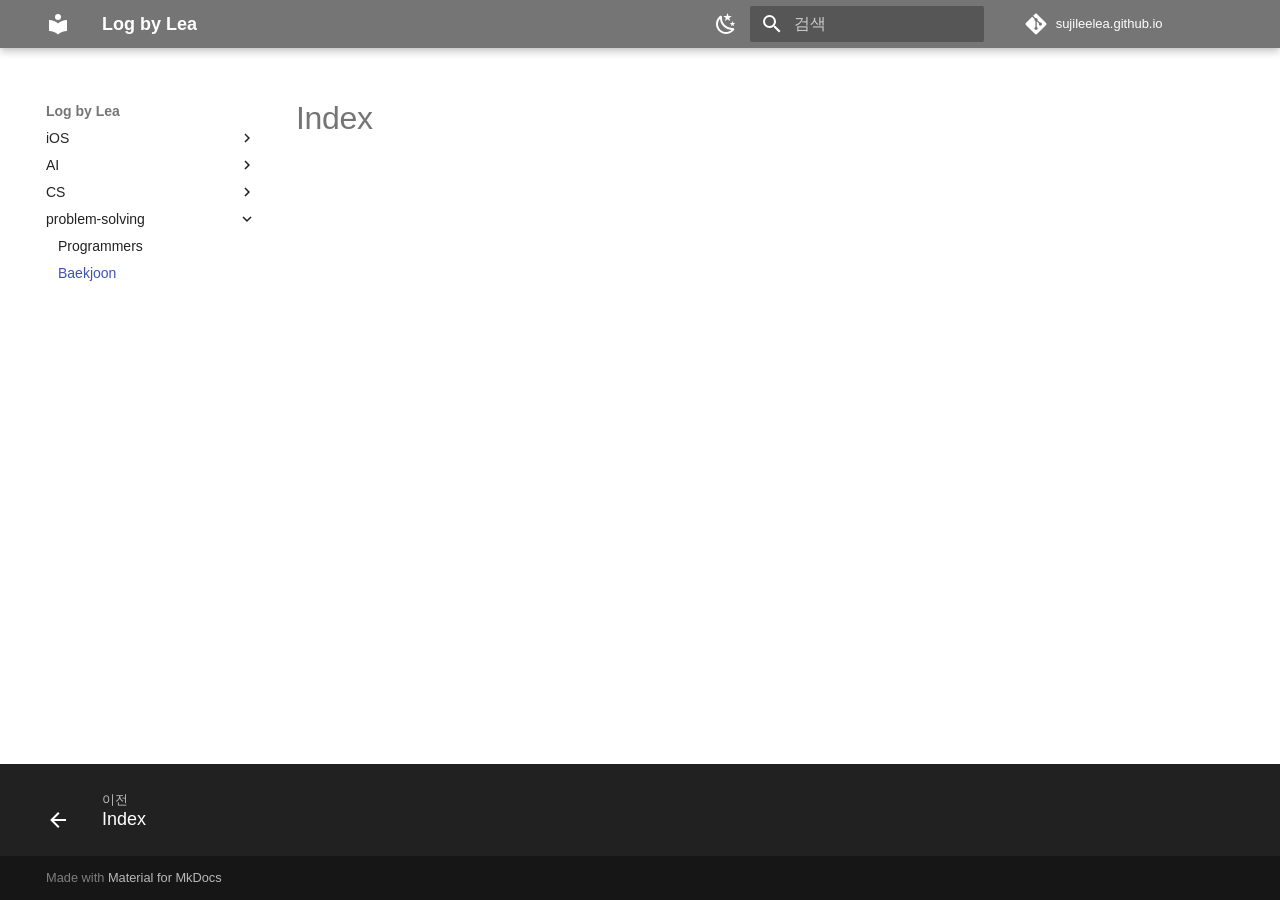
<file: problem-solving/baekjoon/index.html>
<!doctype html>
<html lang="ko" class="no-js">
  <head>
    
      <meta charset="utf-8">
      <meta name="viewport" content="width=device-width,initial-scale=1">
      
        <meta name="description" content="서정윤의 기술 포트폴리오 & 블로그">
      
      
      
        <link rel="canonical" href="https://sujileelea.github.io/problem-solving/baekjoon/">
      
      
        <link rel="prev" href="../programmers/">
      
      
      
      <link rel="icon" href="../../assets/images/favicon.png">
      <meta name="generator" content="mkdocs-1.6.1, mkdocs-material-9.6.20">
    
    
      
        <title>Index - Log by Lea</title>
      
    
    
      <link rel="stylesheet" href="../../assets/stylesheets/main.e53b48f4.min.css">
      
        
        <link rel="stylesheet" href="../../assets/stylesheets/palette.06af60db.min.css">
      
      


    
    
      
    
    
      
        
        
        <link rel="preconnect" href="https://fonts.gstatic.com" crossorigin>
        <link rel="stylesheet" href="https://fonts.googleapis.com/css?family=Pretendard:300,300i,400,400i,700,700i%7CJetBrains+Mono:400,400i,700,700i&display=fallback">
        <style>:root{--md-text-font:"Pretendard";--md-code-font:"JetBrains Mono"}</style>
      
    
    
    <script>__md_scope=new URL("../..",location),__md_hash=e=>[...e].reduce(((e,_)=>(e<<5)-e+_.charCodeAt(0)),0),__md_get=(e,_=localStorage,t=__md_scope)=>JSON.parse(_.getItem(t.pathname+"."+e)),__md_set=(e,_,t=localStorage,a=__md_scope)=>{try{t.setItem(a.pathname+"."+e,JSON.stringify(_))}catch(e){}}</script>
    
      

    
    
    
  </head>
  
  
    
    
      
    
    
    
    
    <body dir="ltr" data-md-color-scheme="default" data-md-color-primary="grey" data-md-color-accent="grey">
  
    
    <input class="md-toggle" data-md-toggle="drawer" type="checkbox" id="__drawer" autocomplete="off">
    <input class="md-toggle" data-md-toggle="search" type="checkbox" id="__search" autocomplete="off">
    <label class="md-overlay" for="__drawer"></label>
    <div data-md-component="skip">
      
    </div>
    <div data-md-component="announce">
      
    </div>
    
    
      

  

<header class="md-header md-header--shadow" data-md-component="header">
  <nav class="md-header__inner md-grid" aria-label="상단/헤더">
    <a href="../.." title="Log by Lea" class="md-header__button md-logo" aria-label="Log by Lea" data-md-component="logo">
      
  
  <svg xmlns="http://www.w3.org/2000/svg" viewBox="0 0 24 24"><path d="M12 8a3 3 0 0 0 3-3 3 3 0 0 0-3-3 3 3 0 0 0-3 3 3 3 0 0 0 3 3m0 3.54C9.64 9.35 6.5 8 3 8v11c3.5 0 6.64 1.35 9 3.54 2.36-2.19 5.5-3.54 9-3.54V8c-3.5 0-6.64 1.35-9 3.54"/></svg>

    </a>
    <label class="md-header__button md-icon" for="__drawer">
      
      <svg xmlns="http://www.w3.org/2000/svg" viewBox="0 0 24 24"><path d="M3 6h18v2H3zm0 5h18v2H3zm0 5h18v2H3z"/></svg>
    </label>
    <div class="md-header__title" data-md-component="header-title">
      <div class="md-header__ellipsis">
        <div class="md-header__topic">
          <span class="md-ellipsis">
            Log by Lea
          </span>
        </div>
        <div class="md-header__topic" data-md-component="header-topic">
          <span class="md-ellipsis">
            
              Index
            
          </span>
        </div>
      </div>
    </div>
    
      
        <form class="md-header__option" data-md-component="palette">
  
    
    
    
    <input class="md-option" data-md-color-media="" data-md-color-scheme="default" data-md-color-primary="grey" data-md-color-accent="grey"  aria-label="다크 모드"  type="radio" name="__palette" id="__palette_0">
    
      <label class="md-header__button md-icon" title="다크 모드" for="__palette_1" hidden>
        <svg xmlns="http://www.w3.org/2000/svg" viewBox="0 0 24 24"><path d="m17.75 4.09-2.53 1.94.91 3.06-2.63-1.81-2.63 1.81.91-3.06-2.53-1.94L12.44 4l1.06-3 1.06 3zm3.5 6.91-1.64 1.25.59 1.98-1.7-1.17-1.7 1.17.59-1.98L15.75 11l2.06-.05L18.5 9l.69 1.95zm-2.28 4.95c.83-.08 1.72 1.1 1.19 1.85-.32.45-.66.87-1.08 1.27C15.17 23 8.84 23 4.94 19.07c-3.91-3.9-3.91-10.24 0-14.14.4-.4.82-.76 1.27-1.08.75-.53 1.93.36 1.85 1.19-.27 2.86.69 5.83 2.89 8.02a9.96 9.96 0 0 0 8.02 2.89m-1.64 2.02a12.08 12.08 0 0 1-7.8-3.47c-2.17-2.19-3.33-5-3.49-7.82-2.81 3.14-2.7 7.96.31 10.98 3.02 3.01 7.84 3.12 10.98.31"/></svg>
      </label>
    
  
    
    
    
    <input class="md-option" data-md-color-media="" data-md-color-scheme="slate" data-md-color-primary="grey" data-md-color-accent="grey"  aria-label="라이트 모드"  type="radio" name="__palette" id="__palette_1">
    
      <label class="md-header__button md-icon" title="라이트 모드" for="__palette_0" hidden>
        <svg xmlns="http://www.w3.org/2000/svg" viewBox="0 0 24 24"><path d="M12 7a5 5 0 0 1 5 5 5 5 0 0 1-5 5 5 5 0 0 1-5-5 5 5 0 0 1 5-5m0 2a3 3 0 0 0-3 3 3 3 0 0 0 3 3 3 3 0 0 0 3-3 3 3 0 0 0-3-3m0-7 2.39 3.42C13.65 5.15 12.84 5 12 5s-1.65.15-2.39.42zM3.34 7l4.16-.35A7.2 7.2 0 0 0 5.94 8.5c-.44.74-.69 1.5-.83 2.29zm.02 10 1.76-3.77a7.131 7.131 0 0 0 2.38 4.14zM20.65 7l-1.77 3.79a7.02 7.02 0 0 0-2.38-4.15zm-.01 10-4.14.36c.59-.51 1.12-1.14 1.54-1.86.42-.73.69-1.5.83-2.29zM12 22l-2.41-3.44c.74.27 1.55.44 2.41.44.82 0 1.63-.17 2.37-.44z"/></svg>
      </label>
    
  
</form>
      
    
    
      <script>var palette=__md_get("__palette");if(palette&&palette.color){if("(prefers-color-scheme)"===palette.color.media){var media=matchMedia("(prefers-color-scheme: light)"),input=document.querySelector(media.matches?"[data-md-color-media='(prefers-color-scheme: light)']":"[data-md-color-media='(prefers-color-scheme: dark)']");palette.color.media=input.getAttribute("data-md-color-media"),palette.color.scheme=input.getAttribute("data-md-color-scheme"),palette.color.primary=input.getAttribute("data-md-color-primary"),palette.color.accent=input.getAttribute("data-md-color-accent")}for(var[key,value]of Object.entries(palette.color))document.body.setAttribute("data-md-color-"+key,value)}</script>
    
    
    
      
      
        <label class="md-header__button md-icon" for="__search">
          
          <svg xmlns="http://www.w3.org/2000/svg" viewBox="0 0 24 24"><path d="M9.5 3A6.5 6.5 0 0 1 16 9.5c0 1.61-.59 3.09-1.56 4.23l.27.27h.79l5 5-1.5 1.5-5-5v-.79l-.27-.27A6.52 6.52 0 0 1 9.5 16 6.5 6.5 0 0 1 3 9.5 6.5 6.5 0 0 1 9.5 3m0 2C7 5 5 7 5 9.5S7 14 9.5 14 14 12 14 9.5 12 5 9.5 5"/></svg>
        </label>
        <div class="md-search" data-md-component="search" role="dialog">
  <label class="md-search__overlay" for="__search"></label>
  <div class="md-search__inner" role="search">
    <form class="md-search__form" name="search">
      <input type="text" class="md-search__input" name="query" aria-label="검색" placeholder="검색" autocapitalize="off" autocorrect="off" autocomplete="off" spellcheck="false" data-md-component="search-query" required>
      <label class="md-search__icon md-icon" for="__search">
        
        <svg xmlns="http://www.w3.org/2000/svg" viewBox="0 0 24 24"><path d="M9.5 3A6.5 6.5 0 0 1 16 9.5c0 1.61-.59 3.09-1.56 4.23l.27.27h.79l5 5-1.5 1.5-5-5v-.79l-.27-.27A6.52 6.52 0 0 1 9.5 16 6.5 6.5 0 0 1 3 9.5 6.5 6.5 0 0 1 9.5 3m0 2C7 5 5 7 5 9.5S7 14 9.5 14 14 12 14 9.5 12 5 9.5 5"/></svg>
        
        <svg xmlns="http://www.w3.org/2000/svg" viewBox="0 0 24 24"><path d="M20 11v2H8l5.5 5.5-1.42 1.42L4.16 12l7.92-7.92L13.5 5.5 8 11z"/></svg>
      </label>
      <nav class="md-search__options" aria-label="검색">
        
        <button type="reset" class="md-search__icon md-icon" title="지우기" aria-label="지우기" tabindex="-1">
          
          <svg xmlns="http://www.w3.org/2000/svg" viewBox="0 0 24 24"><path d="M19 6.41 17.59 5 12 10.59 6.41 5 5 6.41 10.59 12 5 17.59 6.41 19 12 13.41 17.59 19 19 17.59 13.41 12z"/></svg>
        </button>
      </nav>
      
        <div class="md-search__suggest" data-md-component="search-suggest"></div>
      
    </form>
    <div class="md-search__output">
      <div class="md-search__scrollwrap" tabindex="0" data-md-scrollfix>
        <div class="md-search-result" data-md-component="search-result">
          <div class="md-search-result__meta">
            검색 초기화
          </div>
          <ol class="md-search-result__list" role="presentation"></ol>
        </div>
      </div>
    </div>
  </div>
</div>
      
    
    
      <div class="md-header__source">
        <a href="https://github.com/sujileelea/sujileelea.github.io" title="저장소로 이동" class="md-source" data-md-component="source">
  <div class="md-source__icon md-icon">
    
    <svg xmlns="http://www.w3.org/2000/svg" viewBox="0 0 448 512"><!--! Font Awesome Free 7.0.0 by @fontawesome - https://fontawesome.com License - https://fontawesome.com/license/free (Icons: CC BY 4.0, Fonts: SIL OFL 1.1, Code: MIT License) Copyright 2025 Fonticons, Inc.--><path d="M439.6 236.1 244 40.5c-5.4-5.5-12.8-8.5-20.4-8.5s-15 3-20.4 8.4L162.5 81l51.5 51.5c27.1-9.1 52.7 16.8 43.4 43.7l49.7 49.7c34.2-11.8 61.2 31 35.5 56.7-26.5 26.5-70.2-2.9-56-37.3L240.3 199v121.9c25.3 12.5 22.3 41.8 9.1 55-6.4 6.4-15.2 10.1-24.3 10.1s-17.8-3.6-24.3-10.1c-17.6-17.6-11.1-46.9 11.2-56v-123c-20.8-8.5-24.6-30.7-18.6-45L142.6 101 8.5 235.1C3 240.6 0 247.9 0 255.5s3 15 8.5 20.4l195.6 195.7c5.4 5.4 12.7 8.4 20.4 8.4s15-3 20.4-8.4l194.7-194.7c5.4-5.4 8.4-12.8 8.4-20.4s-3-15-8.4-20.4"/></svg>
  </div>
  <div class="md-source__repository">
    sujileelea.github.io
  </div>
</a>
      </div>
    
  </nav>
  
</header>
    
    <div class="md-container" data-md-component="container">
      
      
        
          
        
      
      <main class="md-main" data-md-component="main">
        <div class="md-main__inner md-grid">
          
            
              
              <div class="md-sidebar md-sidebar--primary" data-md-component="sidebar" data-md-type="navigation" >
                <div class="md-sidebar__scrollwrap">
                  <div class="md-sidebar__inner">
                    



  

<nav class="md-nav md-nav--primary md-nav--integrated" aria-label="네비게이션" data-md-level="0">
  <label class="md-nav__title" for="__drawer">
    <a href="../.." title="Log by Lea" class="md-nav__button md-logo" aria-label="Log by Lea" data-md-component="logo">
      
  
  <svg xmlns="http://www.w3.org/2000/svg" viewBox="0 0 24 24"><path d="M12 8a3 3 0 0 0 3-3 3 3 0 0 0-3-3 3 3 0 0 0-3 3 3 3 0 0 0 3 3m0 3.54C9.64 9.35 6.5 8 3 8v11c3.5 0 6.64 1.35 9 3.54 2.36-2.19 5.5-3.54 9-3.54V8c-3.5 0-6.64 1.35-9 3.54"/></svg>

    </a>
    Log by Lea
  </label>
  
    <div class="md-nav__source">
      <a href="https://github.com/sujileelea/sujileelea.github.io" title="저장소로 이동" class="md-source" data-md-component="source">
  <div class="md-source__icon md-icon">
    
    <svg xmlns="http://www.w3.org/2000/svg" viewBox="0 0 448 512"><!--! Font Awesome Free 7.0.0 by @fontawesome - https://fontawesome.com License - https://fontawesome.com/license/free (Icons: CC BY 4.0, Fonts: SIL OFL 1.1, Code: MIT License) Copyright 2025 Fonticons, Inc.--><path d="M439.6 236.1 244 40.5c-5.4-5.5-12.8-8.5-20.4-8.5s-15 3-20.4 8.4L162.5 81l51.5 51.5c27.1-9.1 52.7 16.8 43.4 43.7l49.7 49.7c34.2-11.8 61.2 31 35.5 56.7-26.5 26.5-70.2-2.9-56-37.3L240.3 199v121.9c25.3 12.5 22.3 41.8 9.1 55-6.4 6.4-15.2 10.1-24.3 10.1s-17.8-3.6-24.3-10.1c-17.6-17.6-11.1-46.9 11.2-56v-123c-20.8-8.5-24.6-30.7-18.6-45L142.6 101 8.5 235.1C3 240.6 0 247.9 0 255.5s3 15 8.5 20.4l195.6 195.7c5.4 5.4 12.7 8.4 20.4 8.4s15-3 20.4-8.4l194.7-194.7c5.4-5.4 8.4-12.8 8.4-20.4s-3-15-8.4-20.4"/></svg>
  </div>
  <div class="md-source__repository">
    sujileelea.github.io
  </div>
</a>
    </div>
  
  <ul class="md-nav__list" data-md-scrollfix>
    
      
      
  
  
  
  
    
    
      
        
      
        
      
    
    
    
    
    <li class="md-nav__item md-nav__item--nested">
      
        
        
        <input class="md-nav__toggle md-toggle " type="checkbox" id="__nav_1" >
        
          
          <label class="md-nav__link" for="__nav_1" id="__nav_1_label" tabindex="0">
            
  
  
  <span class="md-ellipsis">
    iOS
    
  </span>
  

            <span class="md-nav__icon md-icon"></span>
          </label>
        
        <nav class="md-nav" data-md-level="1" aria-labelledby="__nav_1_label" aria-expanded="false">
          <label class="md-nav__title" for="__nav_1">
            <span class="md-nav__icon md-icon"></span>
            iOS
          </label>
          <ul class="md-nav__list" data-md-scrollfix>
            
              
                
  
  
  
  
    
    
      
        
          
        
      
        
      
        
      
    
    
    
    
    <li class="md-nav__item md-nav__item--nested">
      
        
        
        <input class="md-nav__toggle md-toggle " type="checkbox" id="__nav_1_1" >
        
          
          <div class="md-nav__link md-nav__container">
            <a href="../../iOS/swift/" class="md-nav__link ">
              
  
  
  <span class="md-ellipsis">
    Swift
    
  </span>
  

            </a>
            
              
              <label class="md-nav__link " for="__nav_1_1" id="__nav_1_1_label" tabindex="0">
                <span class="md-nav__icon md-icon"></span>
              </label>
            
          </div>
        
        <nav class="md-nav" data-md-level="2" aria-labelledby="__nav_1_1_label" aria-expanded="false">
          <label class="md-nav__title" for="__nav_1_1">
            <span class="md-nav__icon md-icon"></span>
            Swift
          </label>
          <ul class="md-nav__list" data-md-scrollfix>
            
              
            
              
                
  
  
  
  
    <li class="md-nav__item">
      <a href="../../iOS/swift/%ED%81%B4%EB%A1%9C%EC%A0%80%20%28Closures%29/" class="md-nav__link">
        
  
  
  <span class="md-ellipsis">
    클로저 (Closures)
    
  </span>
  

      </a>
    </li>
  

              
            
              
                
  
  
  
  
    <li class="md-nav__item">
      <a href="../../iOS/swift/%ED%95%A8%EC%88%98%20%28Funtions%29/" class="md-nav__link">
        
  
  
  <span class="md-ellipsis">
    함수 (Funtions)
    
  </span>
  

      </a>
    </li>
  

              
            
          </ul>
        </nav>
      
    </li>
  

              
            
              
                
  
  
  
  
    
    
      
        
          
        
      
    
    
    
    
    <li class="md-nav__item md-nav__item--nested">
      
        
        
        <input class="md-nav__toggle md-toggle " type="checkbox" id="__nav_1_2" >
        
          
          <div class="md-nav__link md-nav__container">
            <a href="../../iOS/SwiftUI/" class="md-nav__link ">
              
  
  
  <span class="md-ellipsis">
    SwiftUI
    
  </span>
  

            </a>
            
          </div>
        
        <nav class="md-nav" data-md-level="2" aria-labelledby="__nav_1_2_label" aria-expanded="false">
          <label class="md-nav__title" for="__nav_1_2">
            <span class="md-nav__icon md-icon"></span>
            SwiftUI
          </label>
          <ul class="md-nav__list" data-md-scrollfix>
            
              
            
          </ul>
        </nav>
      
    </li>
  

              
            
          </ul>
        </nav>
      
    </li>
  

    
      
      
  
  
  
  
    
    
      
        
      
    
    
    
    
    <li class="md-nav__item md-nav__item--nested">
      
        
        
        <input class="md-nav__toggle md-toggle " type="checkbox" id="__nav_2" >
        
          
          <label class="md-nav__link" for="__nav_2" id="__nav_2_label" tabindex="0">
            
  
  
  <span class="md-ellipsis">
    AI
    
  </span>
  

            <span class="md-nav__icon md-icon"></span>
          </label>
        
        <nav class="md-nav" data-md-level="1" aria-labelledby="__nav_2_label" aria-expanded="false">
          <label class="md-nav__title" for="__nav_2">
            <span class="md-nav__icon md-icon"></span>
            AI
          </label>
          <ul class="md-nav__list" data-md-scrollfix>
            
              
                
  
  
  
  
    
    
      
        
          
        
      
    
    
    
    
    <li class="md-nav__item md-nav__item--nested">
      
        
        
        <input class="md-nav__toggle md-toggle " type="checkbox" id="__nav_2_1" >
        
          
          <div class="md-nav__link md-nav__container">
            <a href="../../AI/python/" class="md-nav__link ">
              
  
  
  <span class="md-ellipsis">
    Python
    
  </span>
  

            </a>
            
          </div>
        
        <nav class="md-nav" data-md-level="2" aria-labelledby="__nav_2_1_label" aria-expanded="false">
          <label class="md-nav__title" for="__nav_2_1">
            <span class="md-nav__icon md-icon"></span>
            Python
          </label>
          <ul class="md-nav__list" data-md-scrollfix>
            
              
            
          </ul>
        </nav>
      
    </li>
  

              
            
          </ul>
        </nav>
      
    </li>
  

    
      
      
  
  
  
  
    
    
      
        
      
    
    
    
    
    <li class="md-nav__item md-nav__item--nested">
      
        
        
        <input class="md-nav__toggle md-toggle " type="checkbox" id="__nav_3" >
        
          
          <label class="md-nav__link" for="__nav_3" id="__nav_3_label" tabindex="0">
            
  
  
  <span class="md-ellipsis">
    CS
    
  </span>
  

            <span class="md-nav__icon md-icon"></span>
          </label>
        
        <nav class="md-nav" data-md-level="1" aria-labelledby="__nav_3_label" aria-expanded="false">
          <label class="md-nav__title" for="__nav_3">
            <span class="md-nav__icon md-icon"></span>
            CS
          </label>
          <ul class="md-nav__list" data-md-scrollfix>
            
              
                
  
  
  
  
    
    
      
        
          
        
      
    
    
    
    
    <li class="md-nav__item md-nav__item--nested">
      
        
        
        <input class="md-nav__toggle md-toggle " type="checkbox" id="__nav_3_1" >
        
          
          <div class="md-nav__link md-nav__container">
            <a href="../../CS/CS50/" class="md-nav__link ">
              
  
  
  <span class="md-ellipsis">
    CS50
    
  </span>
  

            </a>
            
          </div>
        
        <nav class="md-nav" data-md-level="2" aria-labelledby="__nav_3_1_label" aria-expanded="false">
          <label class="md-nav__title" for="__nav_3_1">
            <span class="md-nav__icon md-icon"></span>
            CS50
          </label>
          <ul class="md-nav__list" data-md-scrollfix>
            
              
            
          </ul>
        </nav>
      
    </li>
  

              
            
          </ul>
        </nav>
      
    </li>
  

    
      
      
  
  
    
  
  
  
    
    
      
        
      
        
      
    
    
    
    
    <li class="md-nav__item md-nav__item--active md-nav__item--nested">
      
        
        
        <input class="md-nav__toggle md-toggle " type="checkbox" id="__nav_4" checked>
        
          
          <label class="md-nav__link" for="__nav_4" id="__nav_4_label" tabindex="0">
            
  
  
  <span class="md-ellipsis">
    problem-solving
    
  </span>
  

            <span class="md-nav__icon md-icon"></span>
          </label>
        
        <nav class="md-nav" data-md-level="1" aria-labelledby="__nav_4_label" aria-expanded="true">
          <label class="md-nav__title" for="__nav_4">
            <span class="md-nav__icon md-icon"></span>
            problem-solving
          </label>
          <ul class="md-nav__list" data-md-scrollfix>
            
              
                
  
  
  
  
    
    
      
        
          
        
      
    
    
    
    
    <li class="md-nav__item md-nav__item--nested">
      
        
        
        <input class="md-nav__toggle md-toggle " type="checkbox" id="__nav_4_1" >
        
          
          <div class="md-nav__link md-nav__container">
            <a href="../programmers/" class="md-nav__link ">
              
  
  
  <span class="md-ellipsis">
    Programmers
    
  </span>
  

            </a>
            
          </div>
        
        <nav class="md-nav" data-md-level="2" aria-labelledby="__nav_4_1_label" aria-expanded="false">
          <label class="md-nav__title" for="__nav_4_1">
            <span class="md-nav__icon md-icon"></span>
            Programmers
          </label>
          <ul class="md-nav__list" data-md-scrollfix>
            
              
            
          </ul>
        </nav>
      
    </li>
  

              
            
              
                
  
  
    
  
  
  
    
    
      
        
          
        
      
    
    
    
    
    <li class="md-nav__item md-nav__item--active md-nav__item--nested">
      
        
        
        <input class="md-nav__toggle md-toggle " type="checkbox" id="__nav_4_2" checked>
        
          
          <div class="md-nav__link md-nav__container">
            <a href="./" class="md-nav__link md-nav__link--active">
              
  
  
  <span class="md-ellipsis">
    Baekjoon
    
  </span>
  

            </a>
            
          </div>
        
        <nav class="md-nav" data-md-level="2" aria-labelledby="__nav_4_2_label" aria-expanded="true">
          <label class="md-nav__title" for="__nav_4_2">
            <span class="md-nav__icon md-icon"></span>
            Baekjoon
          </label>
          <ul class="md-nav__list" data-md-scrollfix>
            
              
            
          </ul>
        </nav>
      
    </li>
  

              
            
          </ul>
        </nav>
      
    </li>
  

    
  </ul>
</nav>
                  </div>
                </div>
              </div>
            
            
          
          
            <div class="md-content" data-md-component="content">
              <article class="md-content__inner md-typeset">
                
                  


  
  


  <h1>Index</h1>














                
              </article>
            </div>
          
          
<script>var target=document.getElementById(location.hash.slice(1));target&&target.name&&(target.checked=target.name.startsWith("__tabbed_"))</script>
        </div>
        
          <button type="button" class="md-top md-icon" data-md-component="top" hidden>
  
  <svg xmlns="http://www.w3.org/2000/svg" viewBox="0 0 24 24"><path d="M13 20h-2V8l-5.5 5.5-1.42-1.42L12 4.16l7.92 7.92-1.42 1.42L13 8z"/></svg>
  맨위로
</button>
        
      </main>
      
        <footer class="md-footer">
  
    
      
      <nav class="md-footer__inner md-grid" aria-label="하단/푸터" >
        
          
          <a href="../programmers/" class="md-footer__link md-footer__link--prev" aria-label="이전: Index">
            <div class="md-footer__button md-icon">
              
              <svg xmlns="http://www.w3.org/2000/svg" viewBox="0 0 24 24"><path d="M20 11v2H8l5.5 5.5-1.42 1.42L4.16 12l7.92-7.92L13.5 5.5 8 11z"/></svg>
            </div>
            <div class="md-footer__title">
              <span class="md-footer__direction">
                이전
              </span>
              <div class="md-ellipsis">
                Index
              </div>
            </div>
          </a>
        
        
      </nav>
    
  
  <div class="md-footer-meta md-typeset">
    <div class="md-footer-meta__inner md-grid">
      <div class="md-copyright">
  
  
    Made with
    <a href="https://squidfunk.github.io/mkdocs-material/" target="_blank" rel="noopener">
      Material for MkDocs
    </a>
  
</div>
      
    </div>
  </div>
</footer>
      
    </div>
    <div class="md-dialog" data-md-component="dialog">
      <div class="md-dialog__inner md-typeset"></div>
    </div>
    
    
    
      
      <script id="__config" type="application/json">{"base": "../..", "features": ["navigation.instant", "navigation.top", "navigation.tracking", "navigation.footer", "navigation.indexes", "search.suggest", "search.highlight", "toc.integrate", "content.code.copy"], "search": "../../assets/javascripts/workers/search.973d3a69.min.js", "tags": null, "translations": {"clipboard.copied": "\ud074\ub9bd\ubcf4\ub4dc\uc5d0 \ubcf5\uc0ac\ub428", "clipboard.copy": "\ud074\ub9bd\ubcf4\ub4dc\ub85c \ubcf5\uc0ac", "search.result.more.one": "\uc774 \ubb38\uc11c\uc5d0\uc11c 1\uac1c\uc758 \uac80\uc0c9 \uacb0\uacfc \ub354 \ubcf4\uae30", "search.result.more.other": "\uc774 \ubb38\uc11c\uc5d0\uc11c #\uac1c\uc758 \uac80\uc0c9 \uacb0\uacfc \ub354 \ubcf4\uae30", "search.result.none": "\uac80\uc0c9\uc5b4\uc640 \uc77c\uce58\ud558\ub294 \ubb38\uc11c\uac00 \uc5c6\uc2b5\ub2c8\ub2e4", "search.result.one": "1\uac1c\uc758 \uc77c\uce58\ud558\ub294 \ubb38\uc11c", "search.result.other": "#\uac1c\uc758 \uc77c\uce58\ud558\ub294 \ubb38\uc11c", "search.result.placeholder": "\uac80\uc0c9\uc5b4\ub97c \uc785\ub825\ud558\uc138\uc694", "search.result.term.missing": "\ud3ec\ud568\ub418\uc9c0 \uc54a\uc740 \uac80\uc0c9\uc5b4", "select.version": "\ubc84\uc804 \uc120\ud0dd"}, "version": null}</script>
    
    
      <script src="../../assets/javascripts/bundle.f55a23d4.min.js"></script>
      
    
  </body>
</html>
</file>
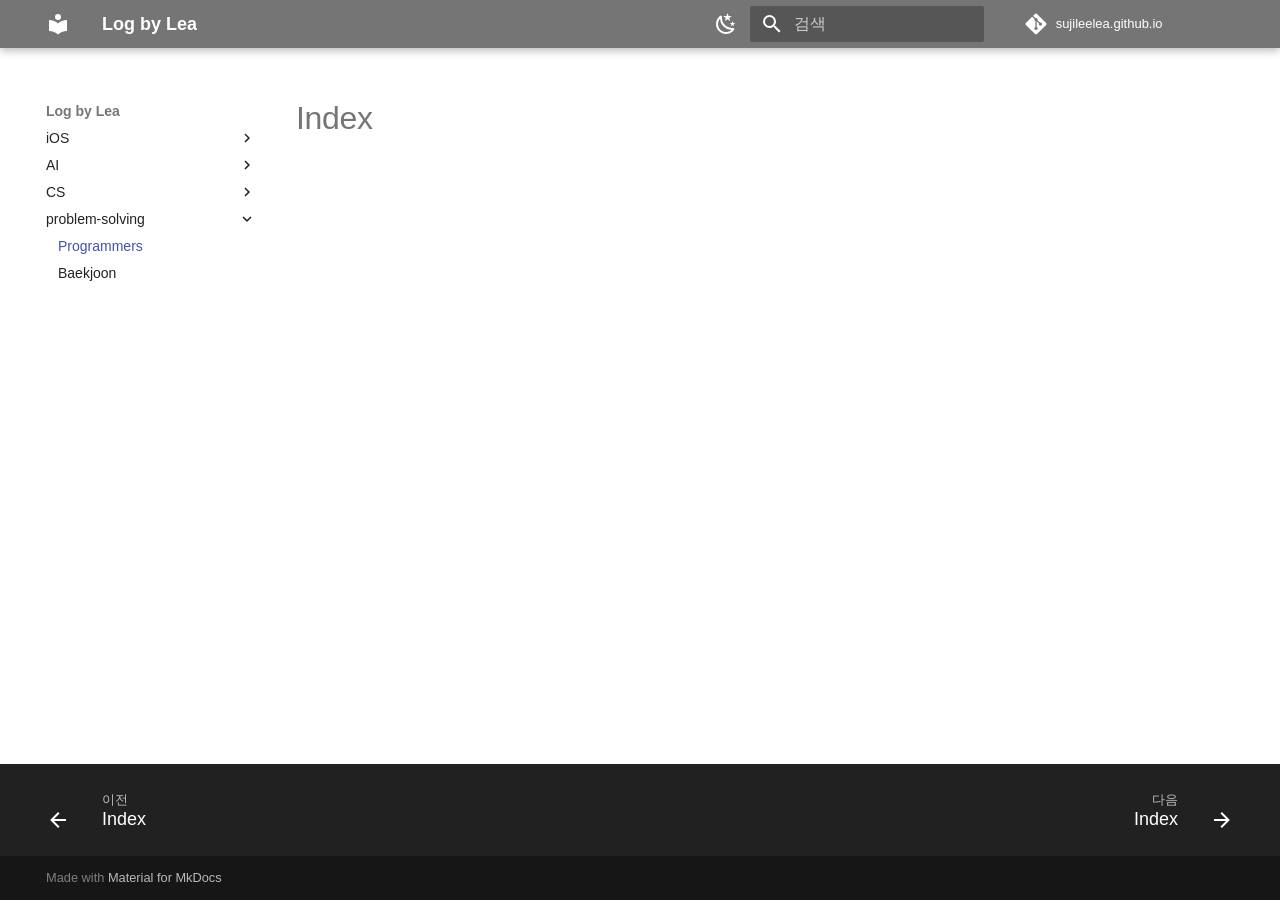
<file: problem-solving/programmers/index.html>
<!doctype html>
<html lang="ko" class="no-js">
  <head>
    
      <meta charset="utf-8">
      <meta name="viewport" content="width=device-width,initial-scale=1">
      
        <meta name="description" content="서정윤의 기술 포트폴리오 & 블로그">
      
      
      
        <link rel="canonical" href="https://sujileelea.github.io/problem-solving/programmers/">
      
      
        <link rel="prev" href="../../CS/CS50/">
      
      
        <link rel="next" href="../baekjoon/">
      
      
      <link rel="icon" href="../../assets/images/favicon.png">
      <meta name="generator" content="mkdocs-1.6.1, mkdocs-material-9.6.20">
    
    
      
        <title>Index - Log by Lea</title>
      
    
    
      <link rel="stylesheet" href="../../assets/stylesheets/main.e53b48f4.min.css">
      
        
        <link rel="stylesheet" href="../../assets/stylesheets/palette.06af60db.min.css">
      
      


    
    
      
    
    
      
        
        
        <link rel="preconnect" href="https://fonts.gstatic.com" crossorigin>
        <link rel="stylesheet" href="https://fonts.googleapis.com/css?family=Pretendard:300,300i,400,400i,700,700i%7CJetBrains+Mono:400,400i,700,700i&display=fallback">
        <style>:root{--md-text-font:"Pretendard";--md-code-font:"JetBrains Mono"}</style>
      
    
    
    <script>__md_scope=new URL("../..",location),__md_hash=e=>[...e].reduce(((e,_)=>(e<<5)-e+_.charCodeAt(0)),0),__md_get=(e,_=localStorage,t=__md_scope)=>JSON.parse(_.getItem(t.pathname+"."+e)),__md_set=(e,_,t=localStorage,a=__md_scope)=>{try{t.setItem(a.pathname+"."+e,JSON.stringify(_))}catch(e){}}</script>
    
      

    
    
    
  </head>
  
  
    
    
      
    
    
    
    
    <body dir="ltr" data-md-color-scheme="default" data-md-color-primary="grey" data-md-color-accent="grey">
  
    
    <input class="md-toggle" data-md-toggle="drawer" type="checkbox" id="__drawer" autocomplete="off">
    <input class="md-toggle" data-md-toggle="search" type="checkbox" id="__search" autocomplete="off">
    <label class="md-overlay" for="__drawer"></label>
    <div data-md-component="skip">
      
    </div>
    <div data-md-component="announce">
      
    </div>
    
    
      

  

<header class="md-header md-header--shadow" data-md-component="header">
  <nav class="md-header__inner md-grid" aria-label="상단/헤더">
    <a href="../.." title="Log by Lea" class="md-header__button md-logo" aria-label="Log by Lea" data-md-component="logo">
      
  
  <svg xmlns="http://www.w3.org/2000/svg" viewBox="0 0 24 24"><path d="M12 8a3 3 0 0 0 3-3 3 3 0 0 0-3-3 3 3 0 0 0-3 3 3 3 0 0 0 3 3m0 3.54C9.64 9.35 6.5 8 3 8v11c3.5 0 6.64 1.35 9 3.54 2.36-2.19 5.5-3.54 9-3.54V8c-3.5 0-6.64 1.35-9 3.54"/></svg>

    </a>
    <label class="md-header__button md-icon" for="__drawer">
      
      <svg xmlns="http://www.w3.org/2000/svg" viewBox="0 0 24 24"><path d="M3 6h18v2H3zm0 5h18v2H3zm0 5h18v2H3z"/></svg>
    </label>
    <div class="md-header__title" data-md-component="header-title">
      <div class="md-header__ellipsis">
        <div class="md-header__topic">
          <span class="md-ellipsis">
            Log by Lea
          </span>
        </div>
        <div class="md-header__topic" data-md-component="header-topic">
          <span class="md-ellipsis">
            
              Index
            
          </span>
        </div>
      </div>
    </div>
    
      
        <form class="md-header__option" data-md-component="palette">
  
    
    
    
    <input class="md-option" data-md-color-media="" data-md-color-scheme="default" data-md-color-primary="grey" data-md-color-accent="grey"  aria-label="다크 모드"  type="radio" name="__palette" id="__palette_0">
    
      <label class="md-header__button md-icon" title="다크 모드" for="__palette_1" hidden>
        <svg xmlns="http://www.w3.org/2000/svg" viewBox="0 0 24 24"><path d="m17.75 4.09-2.53 1.94.91 3.06-2.63-1.81-2.63 1.81.91-3.06-2.53-1.94L12.44 4l1.06-3 1.06 3zm3.5 6.91-1.64 1.25.59 1.98-1.7-1.17-1.7 1.17.59-1.98L15.75 11l2.06-.05L18.5 9l.69 1.95zm-2.28 4.95c.83-.08 1.72 1.1 1.19 1.85-.32.45-.66.87-1.08 1.27C15.17 23 8.84 23 4.94 19.07c-3.91-3.9-3.91-10.24 0-14.14.4-.4.82-.76 1.27-1.08.75-.53 1.93.36 1.85 1.19-.27 2.86.69 5.83 2.89 8.02a9.96 9.96 0 0 0 8.02 2.89m-1.64 2.02a12.08 12.08 0 0 1-7.8-3.47c-2.17-2.19-3.33-5-3.49-7.82-2.81 3.14-2.7 7.96.31 10.98 3.02 3.01 7.84 3.12 10.98.31"/></svg>
      </label>
    
  
    
    
    
    <input class="md-option" data-md-color-media="" data-md-color-scheme="slate" data-md-color-primary="grey" data-md-color-accent="grey"  aria-label="라이트 모드"  type="radio" name="__palette" id="__palette_1">
    
      <label class="md-header__button md-icon" title="라이트 모드" for="__palette_0" hidden>
        <svg xmlns="http://www.w3.org/2000/svg" viewBox="0 0 24 24"><path d="M12 7a5 5 0 0 1 5 5 5 5 0 0 1-5 5 5 5 0 0 1-5-5 5 5 0 0 1 5-5m0 2a3 3 0 0 0-3 3 3 3 0 0 0 3 3 3 3 0 0 0 3-3 3 3 0 0 0-3-3m0-7 2.39 3.42C13.65 5.15 12.84 5 12 5s-1.65.15-2.39.42zM3.34 7l4.16-.35A7.2 7.2 0 0 0 5.94 8.5c-.44.74-.69 1.5-.83 2.29zm.02 10 1.76-3.77a7.131 7.131 0 0 0 2.38 4.14zM20.65 7l-1.77 3.79a7.02 7.02 0 0 0-2.38-4.15zm-.01 10-4.14.36c.59-.51 1.12-1.14 1.54-1.86.42-.73.69-1.5.83-2.29zM12 22l-2.41-3.44c.74.27 1.55.44 2.41.44.82 0 1.63-.17 2.37-.44z"/></svg>
      </label>
    
  
</form>
      
    
    
      <script>var palette=__md_get("__palette");if(palette&&palette.color){if("(prefers-color-scheme)"===palette.color.media){var media=matchMedia("(prefers-color-scheme: light)"),input=document.querySelector(media.matches?"[data-md-color-media='(prefers-color-scheme: light)']":"[data-md-color-media='(prefers-color-scheme: dark)']");palette.color.media=input.getAttribute("data-md-color-media"),palette.color.scheme=input.getAttribute("data-md-color-scheme"),palette.color.primary=input.getAttribute("data-md-color-primary"),palette.color.accent=input.getAttribute("data-md-color-accent")}for(var[key,value]of Object.entries(palette.color))document.body.setAttribute("data-md-color-"+key,value)}</script>
    
    
    
      
      
        <label class="md-header__button md-icon" for="__search">
          
          <svg xmlns="http://www.w3.org/2000/svg" viewBox="0 0 24 24"><path d="M9.5 3A6.5 6.5 0 0 1 16 9.5c0 1.61-.59 3.09-1.56 4.23l.27.27h.79l5 5-1.5 1.5-5-5v-.79l-.27-.27A6.52 6.52 0 0 1 9.5 16 6.5 6.5 0 0 1 3 9.5 6.5 6.5 0 0 1 9.5 3m0 2C7 5 5 7 5 9.5S7 14 9.5 14 14 12 14 9.5 12 5 9.5 5"/></svg>
        </label>
        <div class="md-search" data-md-component="search" role="dialog">
  <label class="md-search__overlay" for="__search"></label>
  <div class="md-search__inner" role="search">
    <form class="md-search__form" name="search">
      <input type="text" class="md-search__input" name="query" aria-label="검색" placeholder="검색" autocapitalize="off" autocorrect="off" autocomplete="off" spellcheck="false" data-md-component="search-query" required>
      <label class="md-search__icon md-icon" for="__search">
        
        <svg xmlns="http://www.w3.org/2000/svg" viewBox="0 0 24 24"><path d="M9.5 3A6.5 6.5 0 0 1 16 9.5c0 1.61-.59 3.09-1.56 4.23l.27.27h.79l5 5-1.5 1.5-5-5v-.79l-.27-.27A6.52 6.52 0 0 1 9.5 16 6.5 6.5 0 0 1 3 9.5 6.5 6.5 0 0 1 9.5 3m0 2C7 5 5 7 5 9.5S7 14 9.5 14 14 12 14 9.5 12 5 9.5 5"/></svg>
        
        <svg xmlns="http://www.w3.org/2000/svg" viewBox="0 0 24 24"><path d="M20 11v2H8l5.5 5.5-1.42 1.42L4.16 12l7.92-7.92L13.5 5.5 8 11z"/></svg>
      </label>
      <nav class="md-search__options" aria-label="검색">
        
        <button type="reset" class="md-search__icon md-icon" title="지우기" aria-label="지우기" tabindex="-1">
          
          <svg xmlns="http://www.w3.org/2000/svg" viewBox="0 0 24 24"><path d="M19 6.41 17.59 5 12 10.59 6.41 5 5 6.41 10.59 12 5 17.59 6.41 19 12 13.41 17.59 19 19 17.59 13.41 12z"/></svg>
        </button>
      </nav>
      
        <div class="md-search__suggest" data-md-component="search-suggest"></div>
      
    </form>
    <div class="md-search__output">
      <div class="md-search__scrollwrap" tabindex="0" data-md-scrollfix>
        <div class="md-search-result" data-md-component="search-result">
          <div class="md-search-result__meta">
            검색 초기화
          </div>
          <ol class="md-search-result__list" role="presentation"></ol>
        </div>
      </div>
    </div>
  </div>
</div>
      
    
    
      <div class="md-header__source">
        <a href="https://github.com/sujileelea/sujileelea.github.io" title="저장소로 이동" class="md-source" data-md-component="source">
  <div class="md-source__icon md-icon">
    
    <svg xmlns="http://www.w3.org/2000/svg" viewBox="0 0 448 512"><!--! Font Awesome Free 7.0.0 by @fontawesome - https://fontawesome.com License - https://fontawesome.com/license/free (Icons: CC BY 4.0, Fonts: SIL OFL 1.1, Code: MIT License) Copyright 2025 Fonticons, Inc.--><path d="M439.6 236.1 244 40.5c-5.4-5.5-12.8-8.5-20.4-8.5s-15 3-20.4 8.4L162.5 81l51.5 51.5c27.1-9.1 52.7 16.8 43.4 43.7l49.7 49.7c34.2-11.8 61.2 31 35.5 56.7-26.5 26.5-70.2-2.9-56-37.3L240.3 199v121.9c25.3 12.5 22.3 41.8 9.1 55-6.4 6.4-15.2 10.1-24.3 10.1s-17.8-3.6-24.3-10.1c-17.6-17.6-11.1-46.9 11.2-56v-123c-20.8-8.5-24.6-30.7-18.6-45L142.6 101 8.5 235.1C3 240.6 0 247.9 0 255.5s3 15 8.5 20.4l195.6 195.7c5.4 5.4 12.7 8.4 20.4 8.4s15-3 20.4-8.4l194.7-194.7c5.4-5.4 8.4-12.8 8.4-20.4s-3-15-8.4-20.4"/></svg>
  </div>
  <div class="md-source__repository">
    sujileelea.github.io
  </div>
</a>
      </div>
    
  </nav>
  
</header>
    
    <div class="md-container" data-md-component="container">
      
      
        
          
        
      
      <main class="md-main" data-md-component="main">
        <div class="md-main__inner md-grid">
          
            
              
              <div class="md-sidebar md-sidebar--primary" data-md-component="sidebar" data-md-type="navigation" >
                <div class="md-sidebar__scrollwrap">
                  <div class="md-sidebar__inner">
                    



  

<nav class="md-nav md-nav--primary md-nav--integrated" aria-label="네비게이션" data-md-level="0">
  <label class="md-nav__title" for="__drawer">
    <a href="../.." title="Log by Lea" class="md-nav__button md-logo" aria-label="Log by Lea" data-md-component="logo">
      
  
  <svg xmlns="http://www.w3.org/2000/svg" viewBox="0 0 24 24"><path d="M12 8a3 3 0 0 0 3-3 3 3 0 0 0-3-3 3 3 0 0 0-3 3 3 3 0 0 0 3 3m0 3.54C9.64 9.35 6.5 8 3 8v11c3.5 0 6.64 1.35 9 3.54 2.36-2.19 5.5-3.54 9-3.54V8c-3.5 0-6.64 1.35-9 3.54"/></svg>

    </a>
    Log by Lea
  </label>
  
    <div class="md-nav__source">
      <a href="https://github.com/sujileelea/sujileelea.github.io" title="저장소로 이동" class="md-source" data-md-component="source">
  <div class="md-source__icon md-icon">
    
    <svg xmlns="http://www.w3.org/2000/svg" viewBox="0 0 448 512"><!--! Font Awesome Free 7.0.0 by @fontawesome - https://fontawesome.com License - https://fontawesome.com/license/free (Icons: CC BY 4.0, Fonts: SIL OFL 1.1, Code: MIT License) Copyright 2025 Fonticons, Inc.--><path d="M439.6 236.1 244 40.5c-5.4-5.5-12.8-8.5-20.4-8.5s-15 3-20.4 8.4L162.5 81l51.5 51.5c27.1-9.1 52.7 16.8 43.4 43.7l49.7 49.7c34.2-11.8 61.2 31 35.5 56.7-26.5 26.5-70.2-2.9-56-37.3L240.3 199v121.9c25.3 12.5 22.3 41.8 9.1 55-6.4 6.4-15.2 10.1-24.3 10.1s-17.8-3.6-24.3-10.1c-17.6-17.6-11.1-46.9 11.2-56v-123c-20.8-8.5-24.6-30.7-18.6-45L142.6 101 8.5 235.1C3 240.6 0 247.9 0 255.5s3 15 8.5 20.4l195.6 195.7c5.4 5.4 12.7 8.4 20.4 8.4s15-3 20.4-8.4l194.7-194.7c5.4-5.4 8.4-12.8 8.4-20.4s-3-15-8.4-20.4"/></svg>
  </div>
  <div class="md-source__repository">
    sujileelea.github.io
  </div>
</a>
    </div>
  
  <ul class="md-nav__list" data-md-scrollfix>
    
      
      
  
  
  
  
    
    
      
        
      
        
      
    
    
    
    
    <li class="md-nav__item md-nav__item--nested">
      
        
        
        <input class="md-nav__toggle md-toggle " type="checkbox" id="__nav_1" >
        
          
          <label class="md-nav__link" for="__nav_1" id="__nav_1_label" tabindex="0">
            
  
  
  <span class="md-ellipsis">
    iOS
    
  </span>
  

            <span class="md-nav__icon md-icon"></span>
          </label>
        
        <nav class="md-nav" data-md-level="1" aria-labelledby="__nav_1_label" aria-expanded="false">
          <label class="md-nav__title" for="__nav_1">
            <span class="md-nav__icon md-icon"></span>
            iOS
          </label>
          <ul class="md-nav__list" data-md-scrollfix>
            
              
                
  
  
  
  
    
    
      
        
          
        
      
        
      
        
      
    
    
    
    
    <li class="md-nav__item md-nav__item--nested">
      
        
        
        <input class="md-nav__toggle md-toggle " type="checkbox" id="__nav_1_1" >
        
          
          <div class="md-nav__link md-nav__container">
            <a href="../../iOS/swift/" class="md-nav__link ">
              
  
  
  <span class="md-ellipsis">
    Swift
    
  </span>
  

            </a>
            
              
              <label class="md-nav__link " for="__nav_1_1" id="__nav_1_1_label" tabindex="0">
                <span class="md-nav__icon md-icon"></span>
              </label>
            
          </div>
        
        <nav class="md-nav" data-md-level="2" aria-labelledby="__nav_1_1_label" aria-expanded="false">
          <label class="md-nav__title" for="__nav_1_1">
            <span class="md-nav__icon md-icon"></span>
            Swift
          </label>
          <ul class="md-nav__list" data-md-scrollfix>
            
              
            
              
                
  
  
  
  
    <li class="md-nav__item">
      <a href="../../iOS/swift/%ED%81%B4%EB%A1%9C%EC%A0%80%20%28Closures%29/" class="md-nav__link">
        
  
  
  <span class="md-ellipsis">
    클로저 (Closures)
    
  </span>
  

      </a>
    </li>
  

              
            
              
                
  
  
  
  
    <li class="md-nav__item">
      <a href="../../iOS/swift/%ED%95%A8%EC%88%98%20%28Funtions%29/" class="md-nav__link">
        
  
  
  <span class="md-ellipsis">
    함수 (Funtions)
    
  </span>
  

      </a>
    </li>
  

              
            
          </ul>
        </nav>
      
    </li>
  

              
            
              
                
  
  
  
  
    
    
      
        
          
        
      
    
    
    
    
    <li class="md-nav__item md-nav__item--nested">
      
        
        
        <input class="md-nav__toggle md-toggle " type="checkbox" id="__nav_1_2" >
        
          
          <div class="md-nav__link md-nav__container">
            <a href="../../iOS/SwiftUI/" class="md-nav__link ">
              
  
  
  <span class="md-ellipsis">
    SwiftUI
    
  </span>
  

            </a>
            
          </div>
        
        <nav class="md-nav" data-md-level="2" aria-labelledby="__nav_1_2_label" aria-expanded="false">
          <label class="md-nav__title" for="__nav_1_2">
            <span class="md-nav__icon md-icon"></span>
            SwiftUI
          </label>
          <ul class="md-nav__list" data-md-scrollfix>
            
              
            
          </ul>
        </nav>
      
    </li>
  

              
            
          </ul>
        </nav>
      
    </li>
  

    
      
      
  
  
  
  
    
    
      
        
      
    
    
    
    
    <li class="md-nav__item md-nav__item--nested">
      
        
        
        <input class="md-nav__toggle md-toggle " type="checkbox" id="__nav_2" >
        
          
          <label class="md-nav__link" for="__nav_2" id="__nav_2_label" tabindex="0">
            
  
  
  <span class="md-ellipsis">
    AI
    
  </span>
  

            <span class="md-nav__icon md-icon"></span>
          </label>
        
        <nav class="md-nav" data-md-level="1" aria-labelledby="__nav_2_label" aria-expanded="false">
          <label class="md-nav__title" for="__nav_2">
            <span class="md-nav__icon md-icon"></span>
            AI
          </label>
          <ul class="md-nav__list" data-md-scrollfix>
            
              
                
  
  
  
  
    
    
      
        
          
        
      
    
    
    
    
    <li class="md-nav__item md-nav__item--nested">
      
        
        
        <input class="md-nav__toggle md-toggle " type="checkbox" id="__nav_2_1" >
        
          
          <div class="md-nav__link md-nav__container">
            <a href="../../AI/python/" class="md-nav__link ">
              
  
  
  <span class="md-ellipsis">
    Python
    
  </span>
  

            </a>
            
          </div>
        
        <nav class="md-nav" data-md-level="2" aria-labelledby="__nav_2_1_label" aria-expanded="false">
          <label class="md-nav__title" for="__nav_2_1">
            <span class="md-nav__icon md-icon"></span>
            Python
          </label>
          <ul class="md-nav__list" data-md-scrollfix>
            
              
            
          </ul>
        </nav>
      
    </li>
  

              
            
          </ul>
        </nav>
      
    </li>
  

    
      
      
  
  
  
  
    
    
      
        
      
    
    
    
    
    <li class="md-nav__item md-nav__item--nested">
      
        
        
        <input class="md-nav__toggle md-toggle " type="checkbox" id="__nav_3" >
        
          
          <label class="md-nav__link" for="__nav_3" id="__nav_3_label" tabindex="0">
            
  
  
  <span class="md-ellipsis">
    CS
    
  </span>
  

            <span class="md-nav__icon md-icon"></span>
          </label>
        
        <nav class="md-nav" data-md-level="1" aria-labelledby="__nav_3_label" aria-expanded="false">
          <label class="md-nav__title" for="__nav_3">
            <span class="md-nav__icon md-icon"></span>
            CS
          </label>
          <ul class="md-nav__list" data-md-scrollfix>
            
              
                
  
  
  
  
    
    
      
        
          
        
      
    
    
    
    
    <li class="md-nav__item md-nav__item--nested">
      
        
        
        <input class="md-nav__toggle md-toggle " type="checkbox" id="__nav_3_1" >
        
          
          <div class="md-nav__link md-nav__container">
            <a href="../../CS/CS50/" class="md-nav__link ">
              
  
  
  <span class="md-ellipsis">
    CS50
    
  </span>
  

            </a>
            
          </div>
        
        <nav class="md-nav" data-md-level="2" aria-labelledby="__nav_3_1_label" aria-expanded="false">
          <label class="md-nav__title" for="__nav_3_1">
            <span class="md-nav__icon md-icon"></span>
            CS50
          </label>
          <ul class="md-nav__list" data-md-scrollfix>
            
              
            
          </ul>
        </nav>
      
    </li>
  

              
            
          </ul>
        </nav>
      
    </li>
  

    
      
      
  
  
    
  
  
  
    
    
      
        
      
        
      
    
    
    
    
    <li class="md-nav__item md-nav__item--active md-nav__item--nested">
      
        
        
        <input class="md-nav__toggle md-toggle " type="checkbox" id="__nav_4" checked>
        
          
          <label class="md-nav__link" for="__nav_4" id="__nav_4_label" tabindex="0">
            
  
  
  <span class="md-ellipsis">
    problem-solving
    
  </span>
  

            <span class="md-nav__icon md-icon"></span>
          </label>
        
        <nav class="md-nav" data-md-level="1" aria-labelledby="__nav_4_label" aria-expanded="true">
          <label class="md-nav__title" for="__nav_4">
            <span class="md-nav__icon md-icon"></span>
            problem-solving
          </label>
          <ul class="md-nav__list" data-md-scrollfix>
            
              
                
  
  
    
  
  
  
    
    
      
        
          
        
      
    
    
    
    
    <li class="md-nav__item md-nav__item--active md-nav__item--nested">
      
        
        
        <input class="md-nav__toggle md-toggle " type="checkbox" id="__nav_4_1" checked>
        
          
          <div class="md-nav__link md-nav__container">
            <a href="./" class="md-nav__link md-nav__link--active">
              
  
  
  <span class="md-ellipsis">
    Programmers
    
  </span>
  

            </a>
            
          </div>
        
        <nav class="md-nav" data-md-level="2" aria-labelledby="__nav_4_1_label" aria-expanded="true">
          <label class="md-nav__title" for="__nav_4_1">
            <span class="md-nav__icon md-icon"></span>
            Programmers
          </label>
          <ul class="md-nav__list" data-md-scrollfix>
            
              
            
          </ul>
        </nav>
      
    </li>
  

              
            
              
                
  
  
  
  
    
    
      
        
          
        
      
    
    
    
    
    <li class="md-nav__item md-nav__item--nested">
      
        
        
        <input class="md-nav__toggle md-toggle " type="checkbox" id="__nav_4_2" >
        
          
          <div class="md-nav__link md-nav__container">
            <a href="../baekjoon/" class="md-nav__link ">
              
  
  
  <span class="md-ellipsis">
    Baekjoon
    
  </span>
  

            </a>
            
          </div>
        
        <nav class="md-nav" data-md-level="2" aria-labelledby="__nav_4_2_label" aria-expanded="false">
          <label class="md-nav__title" for="__nav_4_2">
            <span class="md-nav__icon md-icon"></span>
            Baekjoon
          </label>
          <ul class="md-nav__list" data-md-scrollfix>
            
              
            
          </ul>
        </nav>
      
    </li>
  

              
            
          </ul>
        </nav>
      
    </li>
  

    
  </ul>
</nav>
                  </div>
                </div>
              </div>
            
            
          
          
            <div class="md-content" data-md-component="content">
              <article class="md-content__inner md-typeset">
                
                  


  
  


  <h1>Index</h1>














                
              </article>
            </div>
          
          
<script>var target=document.getElementById(location.hash.slice(1));target&&target.name&&(target.checked=target.name.startsWith("__tabbed_"))</script>
        </div>
        
          <button type="button" class="md-top md-icon" data-md-component="top" hidden>
  
  <svg xmlns="http://www.w3.org/2000/svg" viewBox="0 0 24 24"><path d="M13 20h-2V8l-5.5 5.5-1.42-1.42L12 4.16l7.92 7.92-1.42 1.42L13 8z"/></svg>
  맨위로
</button>
        
      </main>
      
        <footer class="md-footer">
  
    
      
      <nav class="md-footer__inner md-grid" aria-label="하단/푸터" >
        
          
          <a href="../../CS/CS50/" class="md-footer__link md-footer__link--prev" aria-label="이전: Index">
            <div class="md-footer__button md-icon">
              
              <svg xmlns="http://www.w3.org/2000/svg" viewBox="0 0 24 24"><path d="M20 11v2H8l5.5 5.5-1.42 1.42L4.16 12l7.92-7.92L13.5 5.5 8 11z"/></svg>
            </div>
            <div class="md-footer__title">
              <span class="md-footer__direction">
                이전
              </span>
              <div class="md-ellipsis">
                Index
              </div>
            </div>
          </a>
        
        
          
          <a href="../baekjoon/" class="md-footer__link md-footer__link--next" aria-label="다음: Index">
            <div class="md-footer__title">
              <span class="md-footer__direction">
                다음
              </span>
              <div class="md-ellipsis">
                Index
              </div>
            </div>
            <div class="md-footer__button md-icon">
              
              <svg xmlns="http://www.w3.org/2000/svg" viewBox="0 0 24 24"><path d="M4 11v2h12l-5.5 5.5 1.42 1.42L19.84 12l-7.92-7.92L10.5 5.5 16 11z"/></svg>
            </div>
          </a>
        
      </nav>
    
  
  <div class="md-footer-meta md-typeset">
    <div class="md-footer-meta__inner md-grid">
      <div class="md-copyright">
  
  
    Made with
    <a href="https://squidfunk.github.io/mkdocs-material/" target="_blank" rel="noopener">
      Material for MkDocs
    </a>
  
</div>
      
    </div>
  </div>
</footer>
      
    </div>
    <div class="md-dialog" data-md-component="dialog">
      <div class="md-dialog__inner md-typeset"></div>
    </div>
    
    
    
      
      <script id="__config" type="application/json">{"base": "../..", "features": ["navigation.instant", "navigation.top", "navigation.tracking", "navigation.footer", "navigation.indexes", "search.suggest", "search.highlight", "toc.integrate", "content.code.copy"], "search": "../../assets/javascripts/workers/search.973d3a69.min.js", "tags": null, "translations": {"clipboard.copied": "\ud074\ub9bd\ubcf4\ub4dc\uc5d0 \ubcf5\uc0ac\ub428", "clipboard.copy": "\ud074\ub9bd\ubcf4\ub4dc\ub85c \ubcf5\uc0ac", "search.result.more.one": "\uc774 \ubb38\uc11c\uc5d0\uc11c 1\uac1c\uc758 \uac80\uc0c9 \uacb0\uacfc \ub354 \ubcf4\uae30", "search.result.more.other": "\uc774 \ubb38\uc11c\uc5d0\uc11c #\uac1c\uc758 \uac80\uc0c9 \uacb0\uacfc \ub354 \ubcf4\uae30", "search.result.none": "\uac80\uc0c9\uc5b4\uc640 \uc77c\uce58\ud558\ub294 \ubb38\uc11c\uac00 \uc5c6\uc2b5\ub2c8\ub2e4", "search.result.one": "1\uac1c\uc758 \uc77c\uce58\ud558\ub294 \ubb38\uc11c", "search.result.other": "#\uac1c\uc758 \uc77c\uce58\ud558\ub294 \ubb38\uc11c", "search.result.placeholder": "\uac80\uc0c9\uc5b4\ub97c \uc785\ub825\ud558\uc138\uc694", "search.result.term.missing": "\ud3ec\ud568\ub418\uc9c0 \uc54a\uc740 \uac80\uc0c9\uc5b4", "select.version": "\ubc84\uc804 \uc120\ud0dd"}, "version": null}</script>
    
    
      <script src="../../assets/javascripts/bundle.f55a23d4.min.js"></script>
      
    
  </body>
</html>
</file>
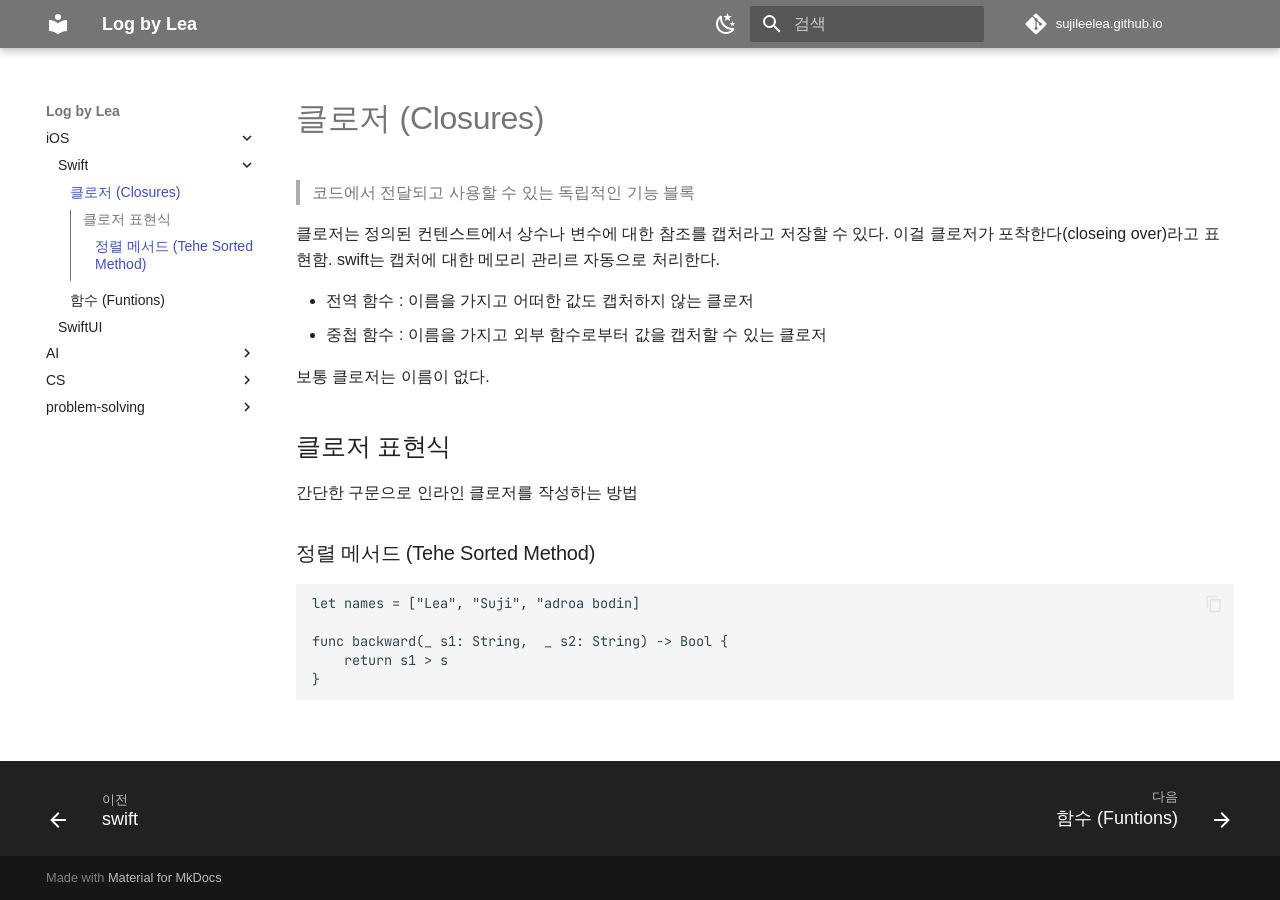
<file: iOS/swift/클로저 (Closures)/index.html>
<!doctype html>
<html lang="ko" class="no-js">
  <head>
    
      <meta charset="utf-8">
      <meta name="viewport" content="width=device-width,initial-scale=1">
      
        <meta name="description" content="서정윤의 기술 포트폴리오 & 블로그">
      
      
      
        <link rel="canonical" href="https://sujileelea.github.io/iOS/swift/%ED%81%B4%EB%A1%9C%EC%A0%80%20%28Closures%29/">
      
      
        <link rel="prev" href="../">
      
      
        <link rel="next" href="../%ED%95%A8%EC%88%98%20%28Funtions%29/">
      
      
      <link rel="icon" href="../../../assets/images/favicon.png">
      <meta name="generator" content="mkdocs-1.6.1, mkdocs-material-9.6.20">
    
    
      
        <title>클로저 (Closures) - Log by Lea</title>
      
    
    
      <link rel="stylesheet" href="../../../assets/stylesheets/main.e53b48f4.min.css">
      
        
        <link rel="stylesheet" href="../../../assets/stylesheets/palette.06af60db.min.css">
      
      


    
    
      
    
    
      
        
        
        <link rel="preconnect" href="https://fonts.gstatic.com" crossorigin>
        <link rel="stylesheet" href="https://fonts.googleapis.com/css?family=Pretendard:300,300i,400,400i,700,700i%7CJetBrains+Mono:400,400i,700,700i&display=fallback">
        <style>:root{--md-text-font:"Pretendard";--md-code-font:"JetBrains Mono"}</style>
      
    
    
    <script>__md_scope=new URL("../../..",location),__md_hash=e=>[...e].reduce(((e,_)=>(e<<5)-e+_.charCodeAt(0)),0),__md_get=(e,_=localStorage,t=__md_scope)=>JSON.parse(_.getItem(t.pathname+"."+e)),__md_set=(e,_,t=localStorage,a=__md_scope)=>{try{t.setItem(a.pathname+"."+e,JSON.stringify(_))}catch(e){}}</script>
    
      

    
    
    
  </head>
  
  
    
    
      
    
    
    
    
    <body dir="ltr" data-md-color-scheme="default" data-md-color-primary="grey" data-md-color-accent="grey">
  
    
    <input class="md-toggle" data-md-toggle="drawer" type="checkbox" id="__drawer" autocomplete="off">
    <input class="md-toggle" data-md-toggle="search" type="checkbox" id="__search" autocomplete="off">
    <label class="md-overlay" for="__drawer"></label>
    <div data-md-component="skip">
      
        
        <a href="#_1" class="md-skip">
          콘텐츠로 이동
        </a>
      
    </div>
    <div data-md-component="announce">
      
    </div>
    
    
      

  

<header class="md-header md-header--shadow" data-md-component="header">
  <nav class="md-header__inner md-grid" aria-label="상단/헤더">
    <a href="../../.." title="Log by Lea" class="md-header__button md-logo" aria-label="Log by Lea" data-md-component="logo">
      
  
  <svg xmlns="http://www.w3.org/2000/svg" viewBox="0 0 24 24"><path d="M12 8a3 3 0 0 0 3-3 3 3 0 0 0-3-3 3 3 0 0 0-3 3 3 3 0 0 0 3 3m0 3.54C9.64 9.35 6.5 8 3 8v11c3.5 0 6.64 1.35 9 3.54 2.36-2.19 5.5-3.54 9-3.54V8c-3.5 0-6.64 1.35-9 3.54"/></svg>

    </a>
    <label class="md-header__button md-icon" for="__drawer">
      
      <svg xmlns="http://www.w3.org/2000/svg" viewBox="0 0 24 24"><path d="M3 6h18v2H3zm0 5h18v2H3zm0 5h18v2H3z"/></svg>
    </label>
    <div class="md-header__title" data-md-component="header-title">
      <div class="md-header__ellipsis">
        <div class="md-header__topic">
          <span class="md-ellipsis">
            Log by Lea
          </span>
        </div>
        <div class="md-header__topic" data-md-component="header-topic">
          <span class="md-ellipsis">
            
              클로저 (Closures)
            
          </span>
        </div>
      </div>
    </div>
    
      
        <form class="md-header__option" data-md-component="palette">
  
    
    
    
    <input class="md-option" data-md-color-media="" data-md-color-scheme="default" data-md-color-primary="grey" data-md-color-accent="grey"  aria-label="다크 모드"  type="radio" name="__palette" id="__palette_0">
    
      <label class="md-header__button md-icon" title="다크 모드" for="__palette_1" hidden>
        <svg xmlns="http://www.w3.org/2000/svg" viewBox="0 0 24 24"><path d="m17.75 4.09-2.53 1.94.91 3.06-2.63-1.81-2.63 1.81.91-3.06-2.53-1.94L12.44 4l1.06-3 1.06 3zm3.5 6.91-1.64 1.25.59 1.98-1.7-1.17-1.7 1.17.59-1.98L15.75 11l2.06-.05L18.5 9l.69 1.95zm-2.28 4.95c.83-.08 1.72 1.1 1.19 1.85-.32.45-.66.87-1.08 1.27C15.17 23 8.84 23 4.94 19.07c-3.91-3.9-3.91-10.24 0-14.14.4-.4.82-.76 1.27-1.08.75-.53 1.93.36 1.85 1.19-.27 2.86.69 5.83 2.89 8.02a9.96 9.96 0 0 0 8.02 2.89m-1.64 2.02a12.08 12.08 0 0 1-7.8-3.47c-2.17-2.19-3.33-5-3.49-7.82-2.81 3.14-2.7 7.96.31 10.98 3.02 3.01 7.84 3.12 10.98.31"/></svg>
      </label>
    
  
    
    
    
    <input class="md-option" data-md-color-media="" data-md-color-scheme="slate" data-md-color-primary="grey" data-md-color-accent="grey"  aria-label="라이트 모드"  type="radio" name="__palette" id="__palette_1">
    
      <label class="md-header__button md-icon" title="라이트 모드" for="__palette_0" hidden>
        <svg xmlns="http://www.w3.org/2000/svg" viewBox="0 0 24 24"><path d="M12 7a5 5 0 0 1 5 5 5 5 0 0 1-5 5 5 5 0 0 1-5-5 5 5 0 0 1 5-5m0 2a3 3 0 0 0-3 3 3 3 0 0 0 3 3 3 3 0 0 0 3-3 3 3 0 0 0-3-3m0-7 2.39 3.42C13.65 5.15 12.84 5 12 5s-1.65.15-2.39.42zM3.34 7l4.16-.35A7.2 7.2 0 0 0 5.94 8.5c-.44.74-.69 1.5-.83 2.29zm.02 10 1.76-3.77a7.131 7.131 0 0 0 2.38 4.14zM20.65 7l-1.77 3.79a7.02 7.02 0 0 0-2.38-4.15zm-.01 10-4.14.36c.59-.51 1.12-1.14 1.54-1.86.42-.73.69-1.5.83-2.29zM12 22l-2.41-3.44c.74.27 1.55.44 2.41.44.82 0 1.63-.17 2.37-.44z"/></svg>
      </label>
    
  
</form>
      
    
    
      <script>var palette=__md_get("__palette");if(palette&&palette.color){if("(prefers-color-scheme)"===palette.color.media){var media=matchMedia("(prefers-color-scheme: light)"),input=document.querySelector(media.matches?"[data-md-color-media='(prefers-color-scheme: light)']":"[data-md-color-media='(prefers-color-scheme: dark)']");palette.color.media=input.getAttribute("data-md-color-media"),palette.color.scheme=input.getAttribute("data-md-color-scheme"),palette.color.primary=input.getAttribute("data-md-color-primary"),palette.color.accent=input.getAttribute("data-md-color-accent")}for(var[key,value]of Object.entries(palette.color))document.body.setAttribute("data-md-color-"+key,value)}</script>
    
    
    
      
      
        <label class="md-header__button md-icon" for="__search">
          
          <svg xmlns="http://www.w3.org/2000/svg" viewBox="0 0 24 24"><path d="M9.5 3A6.5 6.5 0 0 1 16 9.5c0 1.61-.59 3.09-1.56 4.23l.27.27h.79l5 5-1.5 1.5-5-5v-.79l-.27-.27A6.52 6.52 0 0 1 9.5 16 6.5 6.5 0 0 1 3 9.5 6.5 6.5 0 0 1 9.5 3m0 2C7 5 5 7 5 9.5S7 14 9.5 14 14 12 14 9.5 12 5 9.5 5"/></svg>
        </label>
        <div class="md-search" data-md-component="search" role="dialog">
  <label class="md-search__overlay" for="__search"></label>
  <div class="md-search__inner" role="search">
    <form class="md-search__form" name="search">
      <input type="text" class="md-search__input" name="query" aria-label="검색" placeholder="검색" autocapitalize="off" autocorrect="off" autocomplete="off" spellcheck="false" data-md-component="search-query" required>
      <label class="md-search__icon md-icon" for="__search">
        
        <svg xmlns="http://www.w3.org/2000/svg" viewBox="0 0 24 24"><path d="M9.5 3A6.5 6.5 0 0 1 16 9.5c0 1.61-.59 3.09-1.56 4.23l.27.27h.79l5 5-1.5 1.5-5-5v-.79l-.27-.27A6.52 6.52 0 0 1 9.5 16 6.5 6.5 0 0 1 3 9.5 6.5 6.5 0 0 1 9.5 3m0 2C7 5 5 7 5 9.5S7 14 9.5 14 14 12 14 9.5 12 5 9.5 5"/></svg>
        
        <svg xmlns="http://www.w3.org/2000/svg" viewBox="0 0 24 24"><path d="M20 11v2H8l5.5 5.5-1.42 1.42L4.16 12l7.92-7.92L13.5 5.5 8 11z"/></svg>
      </label>
      <nav class="md-search__options" aria-label="검색">
        
        <button type="reset" class="md-search__icon md-icon" title="지우기" aria-label="지우기" tabindex="-1">
          
          <svg xmlns="http://www.w3.org/2000/svg" viewBox="0 0 24 24"><path d="M19 6.41 17.59 5 12 10.59 6.41 5 5 6.41 10.59 12 5 17.59 6.41 19 12 13.41 17.59 19 19 17.59 13.41 12z"/></svg>
        </button>
      </nav>
      
        <div class="md-search__suggest" data-md-component="search-suggest"></div>
      
    </form>
    <div class="md-search__output">
      <div class="md-search__scrollwrap" tabindex="0" data-md-scrollfix>
        <div class="md-search-result" data-md-component="search-result">
          <div class="md-search-result__meta">
            검색 초기화
          </div>
          <ol class="md-search-result__list" role="presentation"></ol>
        </div>
      </div>
    </div>
  </div>
</div>
      
    
    
      <div class="md-header__source">
        <a href="https://github.com/sujileelea/sujileelea.github.io" title="저장소로 이동" class="md-source" data-md-component="source">
  <div class="md-source__icon md-icon">
    
    <svg xmlns="http://www.w3.org/2000/svg" viewBox="0 0 448 512"><!--! Font Awesome Free 7.0.0 by @fontawesome - https://fontawesome.com License - https://fontawesome.com/license/free (Icons: CC BY 4.0, Fonts: SIL OFL 1.1, Code: MIT License) Copyright 2025 Fonticons, Inc.--><path d="M439.6 236.1 244 40.5c-5.4-5.5-12.8-8.5-20.4-8.5s-15 3-20.4 8.4L162.5 81l51.5 51.5c27.1-9.1 52.7 16.8 43.4 43.7l49.7 49.7c34.2-11.8 61.2 31 35.5 56.7-26.5 26.5-70.2-2.9-56-37.3L240.3 199v121.9c25.3 12.5 22.3 41.8 9.1 55-6.4 6.4-15.2 10.1-24.3 10.1s-17.8-3.6-24.3-10.1c-17.6-17.6-11.1-46.9 11.2-56v-123c-20.8-8.5-24.6-30.7-18.6-45L142.6 101 8.5 235.1C3 240.6 0 247.9 0 255.5s3 15 8.5 20.4l195.6 195.7c5.4 5.4 12.7 8.4 20.4 8.4s15-3 20.4-8.4l194.7-194.7c5.4-5.4 8.4-12.8 8.4-20.4s-3-15-8.4-20.4"/></svg>
  </div>
  <div class="md-source__repository">
    sujileelea.github.io
  </div>
</a>
      </div>
    
  </nav>
  
</header>
    
    <div class="md-container" data-md-component="container">
      
      
        
          
        
      
      <main class="md-main" data-md-component="main">
        <div class="md-main__inner md-grid">
          
            
              
              <div class="md-sidebar md-sidebar--primary" data-md-component="sidebar" data-md-type="navigation" >
                <div class="md-sidebar__scrollwrap">
                  <div class="md-sidebar__inner">
                    



  

<nav class="md-nav md-nav--primary md-nav--integrated" aria-label="네비게이션" data-md-level="0">
  <label class="md-nav__title" for="__drawer">
    <a href="../../.." title="Log by Lea" class="md-nav__button md-logo" aria-label="Log by Lea" data-md-component="logo">
      
  
  <svg xmlns="http://www.w3.org/2000/svg" viewBox="0 0 24 24"><path d="M12 8a3 3 0 0 0 3-3 3 3 0 0 0-3-3 3 3 0 0 0-3 3 3 3 0 0 0 3 3m0 3.54C9.64 9.35 6.5 8 3 8v11c3.5 0 6.64 1.35 9 3.54 2.36-2.19 5.5-3.54 9-3.54V8c-3.5 0-6.64 1.35-9 3.54"/></svg>

    </a>
    Log by Lea
  </label>
  
    <div class="md-nav__source">
      <a href="https://github.com/sujileelea/sujileelea.github.io" title="저장소로 이동" class="md-source" data-md-component="source">
  <div class="md-source__icon md-icon">
    
    <svg xmlns="http://www.w3.org/2000/svg" viewBox="0 0 448 512"><!--! Font Awesome Free 7.0.0 by @fontawesome - https://fontawesome.com License - https://fontawesome.com/license/free (Icons: CC BY 4.0, Fonts: SIL OFL 1.1, Code: MIT License) Copyright 2025 Fonticons, Inc.--><path d="M439.6 236.1 244 40.5c-5.4-5.5-12.8-8.5-20.4-8.5s-15 3-20.4 8.4L162.5 81l51.5 51.5c27.1-9.1 52.7 16.8 43.4 43.7l49.7 49.7c34.2-11.8 61.2 31 35.5 56.7-26.5 26.5-70.2-2.9-56-37.3L240.3 199v121.9c25.3 12.5 22.3 41.8 9.1 55-6.4 6.4-15.2 10.1-24.3 10.1s-17.8-3.6-24.3-10.1c-17.6-17.6-11.1-46.9 11.2-56v-123c-20.8-8.5-24.6-30.7-18.6-45L142.6 101 8.5 235.1C3 240.6 0 247.9 0 255.5s3 15 8.5 20.4l195.6 195.7c5.4 5.4 12.7 8.4 20.4 8.4s15-3 20.4-8.4l194.7-194.7c5.4-5.4 8.4-12.8 8.4-20.4s-3-15-8.4-20.4"/></svg>
  </div>
  <div class="md-source__repository">
    sujileelea.github.io
  </div>
</a>
    </div>
  
  <ul class="md-nav__list" data-md-scrollfix>
    
      
      
  
  
    
  
  
  
    
    
      
        
      
        
      
    
    
    
    
    <li class="md-nav__item md-nav__item--active md-nav__item--nested">
      
        
        
        <input class="md-nav__toggle md-toggle " type="checkbox" id="__nav_1" checked>
        
          
          <label class="md-nav__link" for="__nav_1" id="__nav_1_label" tabindex="0">
            
  
  
  <span class="md-ellipsis">
    iOS
    
  </span>
  

            <span class="md-nav__icon md-icon"></span>
          </label>
        
        <nav class="md-nav" data-md-level="1" aria-labelledby="__nav_1_label" aria-expanded="true">
          <label class="md-nav__title" for="__nav_1">
            <span class="md-nav__icon md-icon"></span>
            iOS
          </label>
          <ul class="md-nav__list" data-md-scrollfix>
            
              
                
  
  
    
  
  
  
    
    
      
        
          
        
      
        
      
        
      
    
    
    
    
    <li class="md-nav__item md-nav__item--active md-nav__item--nested">
      
        
        
        <input class="md-nav__toggle md-toggle " type="checkbox" id="__nav_1_1" checked>
        
          
          <div class="md-nav__link md-nav__container">
            <a href="../" class="md-nav__link ">
              
  
  
  <span class="md-ellipsis">
    Swift
    
  </span>
  

            </a>
            
              
              <label class="md-nav__link " for="__nav_1_1" id="__nav_1_1_label" tabindex="0">
                <span class="md-nav__icon md-icon"></span>
              </label>
            
          </div>
        
        <nav class="md-nav" data-md-level="2" aria-labelledby="__nav_1_1_label" aria-expanded="true">
          <label class="md-nav__title" for="__nav_1_1">
            <span class="md-nav__icon md-icon"></span>
            Swift
          </label>
          <ul class="md-nav__list" data-md-scrollfix>
            
              
            
              
                
  
  
    
  
  
  
    <li class="md-nav__item md-nav__item--active">
      
      <input class="md-nav__toggle md-toggle" type="checkbox" id="__toc">
      
      
      
        <label class="md-nav__link md-nav__link--active" for="__toc">
          
  
  
  <span class="md-ellipsis">
    클로저 (Closures)
    
  </span>
  

          <span class="md-nav__icon md-icon"></span>
        </label>
      
      <a href="./" class="md-nav__link md-nav__link--active">
        
  
  
  <span class="md-ellipsis">
    클로저 (Closures)
    
  </span>
  

      </a>
      
        

<nav class="md-nav md-nav--secondary" aria-label="목차">
  
  
  
  
    <label class="md-nav__title" for="__toc">
      <span class="md-nav__icon md-icon"></span>
      목차
    </label>
    <ul class="md-nav__list" data-md-component="toc" data-md-scrollfix>
      
        <li class="md-nav__item">
  <a href="#_1" class="md-nav__link">
    <span class="md-ellipsis">
      클로저 표현식
    </span>
  </a>
  
    <nav class="md-nav" aria-label="클로저 표현식">
      <ul class="md-nav__list">
        
          <li class="md-nav__item">
  <a href="#tehe-sorted-method" class="md-nav__link">
    <span class="md-ellipsis">
      정렬 메서드 (Tehe Sorted Method)
    </span>
  </a>
  
</li>
        
      </ul>
    </nav>
  
</li>
      
    </ul>
  
</nav>
      
    </li>
  

              
            
              
                
  
  
  
  
    <li class="md-nav__item">
      <a href="../%ED%95%A8%EC%88%98%20%28Funtions%29/" class="md-nav__link">
        
  
  
  <span class="md-ellipsis">
    함수 (Funtions)
    
  </span>
  

      </a>
    </li>
  

              
            
          </ul>
        </nav>
      
    </li>
  

              
            
              
                
  
  
  
  
    
    
      
        
          
        
      
    
    
    
    
    <li class="md-nav__item md-nav__item--nested">
      
        
        
        <input class="md-nav__toggle md-toggle " type="checkbox" id="__nav_1_2" >
        
          
          <div class="md-nav__link md-nav__container">
            <a href="../../SwiftUI/" class="md-nav__link ">
              
  
  
  <span class="md-ellipsis">
    SwiftUI
    
  </span>
  

            </a>
            
          </div>
        
        <nav class="md-nav" data-md-level="2" aria-labelledby="__nav_1_2_label" aria-expanded="false">
          <label class="md-nav__title" for="__nav_1_2">
            <span class="md-nav__icon md-icon"></span>
            SwiftUI
          </label>
          <ul class="md-nav__list" data-md-scrollfix>
            
              
            
          </ul>
        </nav>
      
    </li>
  

              
            
          </ul>
        </nav>
      
    </li>
  

    
      
      
  
  
  
  
    
    
      
        
      
    
    
    
    
    <li class="md-nav__item md-nav__item--nested">
      
        
        
        <input class="md-nav__toggle md-toggle " type="checkbox" id="__nav_2" >
        
          
          <label class="md-nav__link" for="__nav_2" id="__nav_2_label" tabindex="0">
            
  
  
  <span class="md-ellipsis">
    AI
    
  </span>
  

            <span class="md-nav__icon md-icon"></span>
          </label>
        
        <nav class="md-nav" data-md-level="1" aria-labelledby="__nav_2_label" aria-expanded="false">
          <label class="md-nav__title" for="__nav_2">
            <span class="md-nav__icon md-icon"></span>
            AI
          </label>
          <ul class="md-nav__list" data-md-scrollfix>
            
              
                
  
  
  
  
    
    
      
        
          
        
      
    
    
    
    
    <li class="md-nav__item md-nav__item--nested">
      
        
        
        <input class="md-nav__toggle md-toggle " type="checkbox" id="__nav_2_1" >
        
          
          <div class="md-nav__link md-nav__container">
            <a href="../../../AI/python/" class="md-nav__link ">
              
  
  
  <span class="md-ellipsis">
    Python
    
  </span>
  

            </a>
            
          </div>
        
        <nav class="md-nav" data-md-level="2" aria-labelledby="__nav_2_1_label" aria-expanded="false">
          <label class="md-nav__title" for="__nav_2_1">
            <span class="md-nav__icon md-icon"></span>
            Python
          </label>
          <ul class="md-nav__list" data-md-scrollfix>
            
              
            
          </ul>
        </nav>
      
    </li>
  

              
            
          </ul>
        </nav>
      
    </li>
  

    
      
      
  
  
  
  
    
    
      
        
      
    
    
    
    
    <li class="md-nav__item md-nav__item--nested">
      
        
        
        <input class="md-nav__toggle md-toggle " type="checkbox" id="__nav_3" >
        
          
          <label class="md-nav__link" for="__nav_3" id="__nav_3_label" tabindex="0">
            
  
  
  <span class="md-ellipsis">
    CS
    
  </span>
  

            <span class="md-nav__icon md-icon"></span>
          </label>
        
        <nav class="md-nav" data-md-level="1" aria-labelledby="__nav_3_label" aria-expanded="false">
          <label class="md-nav__title" for="__nav_3">
            <span class="md-nav__icon md-icon"></span>
            CS
          </label>
          <ul class="md-nav__list" data-md-scrollfix>
            
              
                
  
  
  
  
    
    
      
        
          
        
      
    
    
    
    
    <li class="md-nav__item md-nav__item--nested">
      
        
        
        <input class="md-nav__toggle md-toggle " type="checkbox" id="__nav_3_1" >
        
          
          <div class="md-nav__link md-nav__container">
            <a href="../../../CS/CS50/" class="md-nav__link ">
              
  
  
  <span class="md-ellipsis">
    CS50
    
  </span>
  

            </a>
            
          </div>
        
        <nav class="md-nav" data-md-level="2" aria-labelledby="__nav_3_1_label" aria-expanded="false">
          <label class="md-nav__title" for="__nav_3_1">
            <span class="md-nav__icon md-icon"></span>
            CS50
          </label>
          <ul class="md-nav__list" data-md-scrollfix>
            
              
            
          </ul>
        </nav>
      
    </li>
  

              
            
          </ul>
        </nav>
      
    </li>
  

    
      
      
  
  
  
  
    
    
      
        
      
        
      
    
    
    
    
    <li class="md-nav__item md-nav__item--nested">
      
        
        
        <input class="md-nav__toggle md-toggle " type="checkbox" id="__nav_4" >
        
          
          <label class="md-nav__link" for="__nav_4" id="__nav_4_label" tabindex="0">
            
  
  
  <span class="md-ellipsis">
    problem-solving
    
  </span>
  

            <span class="md-nav__icon md-icon"></span>
          </label>
        
        <nav class="md-nav" data-md-level="1" aria-labelledby="__nav_4_label" aria-expanded="false">
          <label class="md-nav__title" for="__nav_4">
            <span class="md-nav__icon md-icon"></span>
            problem-solving
          </label>
          <ul class="md-nav__list" data-md-scrollfix>
            
              
                
  
  
  
  
    
    
      
        
          
        
      
    
    
    
    
    <li class="md-nav__item md-nav__item--nested">
      
        
        
        <input class="md-nav__toggle md-toggle " type="checkbox" id="__nav_4_1" >
        
          
          <div class="md-nav__link md-nav__container">
            <a href="../../../problem-solving/programmers/" class="md-nav__link ">
              
  
  
  <span class="md-ellipsis">
    Programmers
    
  </span>
  

            </a>
            
          </div>
        
        <nav class="md-nav" data-md-level="2" aria-labelledby="__nav_4_1_label" aria-expanded="false">
          <label class="md-nav__title" for="__nav_4_1">
            <span class="md-nav__icon md-icon"></span>
            Programmers
          </label>
          <ul class="md-nav__list" data-md-scrollfix>
            
              
            
          </ul>
        </nav>
      
    </li>
  

              
            
              
                
  
  
  
  
    
    
      
        
          
        
      
    
    
    
    
    <li class="md-nav__item md-nav__item--nested">
      
        
        
        <input class="md-nav__toggle md-toggle " type="checkbox" id="__nav_4_2" >
        
          
          <div class="md-nav__link md-nav__container">
            <a href="../../../problem-solving/baekjoon/" class="md-nav__link ">
              
  
  
  <span class="md-ellipsis">
    Baekjoon
    
  </span>
  

            </a>
            
          </div>
        
        <nav class="md-nav" data-md-level="2" aria-labelledby="__nav_4_2_label" aria-expanded="false">
          <label class="md-nav__title" for="__nav_4_2">
            <span class="md-nav__icon md-icon"></span>
            Baekjoon
          </label>
          <ul class="md-nav__list" data-md-scrollfix>
            
              
            
          </ul>
        </nav>
      
    </li>
  

              
            
          </ul>
        </nav>
      
    </li>
  

    
  </ul>
</nav>
                  </div>
                </div>
              </div>
            
            
          
          
            <div class="md-content" data-md-component="content">
              <article class="md-content__inner md-typeset">
                
                  


  
  


  <h1>클로저 (Closures)</h1>

<blockquote>
<p>코드에서 전달되고 사용할 수 있는 독립적인 기능 블록</p>
</blockquote>
<p>클로저는 정의된 컨텐스트에서 상수나 변수에 대한 참조를 캡처라고 저장할 수 있다. 이걸 클로저가 포착한다(closeing over)라고 표현함. swift는 캡처에 대한 메모리 관리르 자동으로 처리한다.</p>
<ul>
<li>전역 함수 : 이름을 가지고 어떠한 값도 캡처하지 않는 클로저</li>
<li>중첩 함수 : 이름을 가지고 외부 함수로부터 값을 캡처할 수 있는 클로저</li>
</ul>
<p>보통 클로저는 이름이 없다.</p>
<h2 id="_1">클로저 표현식<a class="headerlink" href="#_1" title="Permanent link">&para;</a></h2>
<p>간단한 구문으로 인라인 클로저를 작성하는 방법</p>
<h3 id="tehe-sorted-method">정렬 메서드 (Tehe Sorted Method)<a class="headerlink" href="#tehe-sorted-method" title="Permanent link">&para;</a></h3>
<pre><code class="language-swift">let names = [&quot;Lea&quot;, &quot;Suji&quot;, &quot;adroa bodin]

func backward(_ s1: String,  _ s2: String) -&gt; Bool {
    return s1 &gt; s
}
</code></pre>












                
              </article>
            </div>
          
          
<script>var target=document.getElementById(location.hash.slice(1));target&&target.name&&(target.checked=target.name.startsWith("__tabbed_"))</script>
        </div>
        
          <button type="button" class="md-top md-icon" data-md-component="top" hidden>
  
  <svg xmlns="http://www.w3.org/2000/svg" viewBox="0 0 24 24"><path d="M13 20h-2V8l-5.5 5.5-1.42-1.42L12 4.16l7.92 7.92-1.42 1.42L13 8z"/></svg>
  맨위로
</button>
        
      </main>
      
        <footer class="md-footer">
  
    
      
      <nav class="md-footer__inner md-grid" aria-label="하단/푸터" >
        
          
          <a href="../" class="md-footer__link md-footer__link--prev" aria-label="이전: swift">
            <div class="md-footer__button md-icon">
              
              <svg xmlns="http://www.w3.org/2000/svg" viewBox="0 0 24 24"><path d="M20 11v2H8l5.5 5.5-1.42 1.42L4.16 12l7.92-7.92L13.5 5.5 8 11z"/></svg>
            </div>
            <div class="md-footer__title">
              <span class="md-footer__direction">
                이전
              </span>
              <div class="md-ellipsis">
                swift
              </div>
            </div>
          </a>
        
        
          
          <a href="../%ED%95%A8%EC%88%98%20%28Funtions%29/" class="md-footer__link md-footer__link--next" aria-label="다음: 함수 (Funtions)">
            <div class="md-footer__title">
              <span class="md-footer__direction">
                다음
              </span>
              <div class="md-ellipsis">
                함수 (Funtions)
              </div>
            </div>
            <div class="md-footer__button md-icon">
              
              <svg xmlns="http://www.w3.org/2000/svg" viewBox="0 0 24 24"><path d="M4 11v2h12l-5.5 5.5 1.42 1.42L19.84 12l-7.92-7.92L10.5 5.5 16 11z"/></svg>
            </div>
          </a>
        
      </nav>
    
  
  <div class="md-footer-meta md-typeset">
    <div class="md-footer-meta__inner md-grid">
      <div class="md-copyright">
  
  
    Made with
    <a href="https://squidfunk.github.io/mkdocs-material/" target="_blank" rel="noopener">
      Material for MkDocs
    </a>
  
</div>
      
    </div>
  </div>
</footer>
      
    </div>
    <div class="md-dialog" data-md-component="dialog">
      <div class="md-dialog__inner md-typeset"></div>
    </div>
    
    
    
      
      <script id="__config" type="application/json">{"base": "../../..", "features": ["navigation.instant", "navigation.top", "navigation.tracking", "navigation.footer", "navigation.indexes", "search.suggest", "search.highlight", "toc.integrate", "content.code.copy"], "search": "../../../assets/javascripts/workers/search.973d3a69.min.js", "tags": null, "translations": {"clipboard.copied": "\ud074\ub9bd\ubcf4\ub4dc\uc5d0 \ubcf5\uc0ac\ub428", "clipboard.copy": "\ud074\ub9bd\ubcf4\ub4dc\ub85c \ubcf5\uc0ac", "search.result.more.one": "\uc774 \ubb38\uc11c\uc5d0\uc11c 1\uac1c\uc758 \uac80\uc0c9 \uacb0\uacfc \ub354 \ubcf4\uae30", "search.result.more.other": "\uc774 \ubb38\uc11c\uc5d0\uc11c #\uac1c\uc758 \uac80\uc0c9 \uacb0\uacfc \ub354 \ubcf4\uae30", "search.result.none": "\uac80\uc0c9\uc5b4\uc640 \uc77c\uce58\ud558\ub294 \ubb38\uc11c\uac00 \uc5c6\uc2b5\ub2c8\ub2e4", "search.result.one": "1\uac1c\uc758 \uc77c\uce58\ud558\ub294 \ubb38\uc11c", "search.result.other": "#\uac1c\uc758 \uc77c\uce58\ud558\ub294 \ubb38\uc11c", "search.result.placeholder": "\uac80\uc0c9\uc5b4\ub97c \uc785\ub825\ud558\uc138\uc694", "search.result.term.missing": "\ud3ec\ud568\ub418\uc9c0 \uc54a\uc740 \uac80\uc0c9\uc5b4", "select.version": "\ubc84\uc804 \uc120\ud0dd"}, "version": null}</script>
    
    
      <script src="../../../assets/javascripts/bundle.f55a23d4.min.js"></script>
      
    
  </body>
</html>
</file>
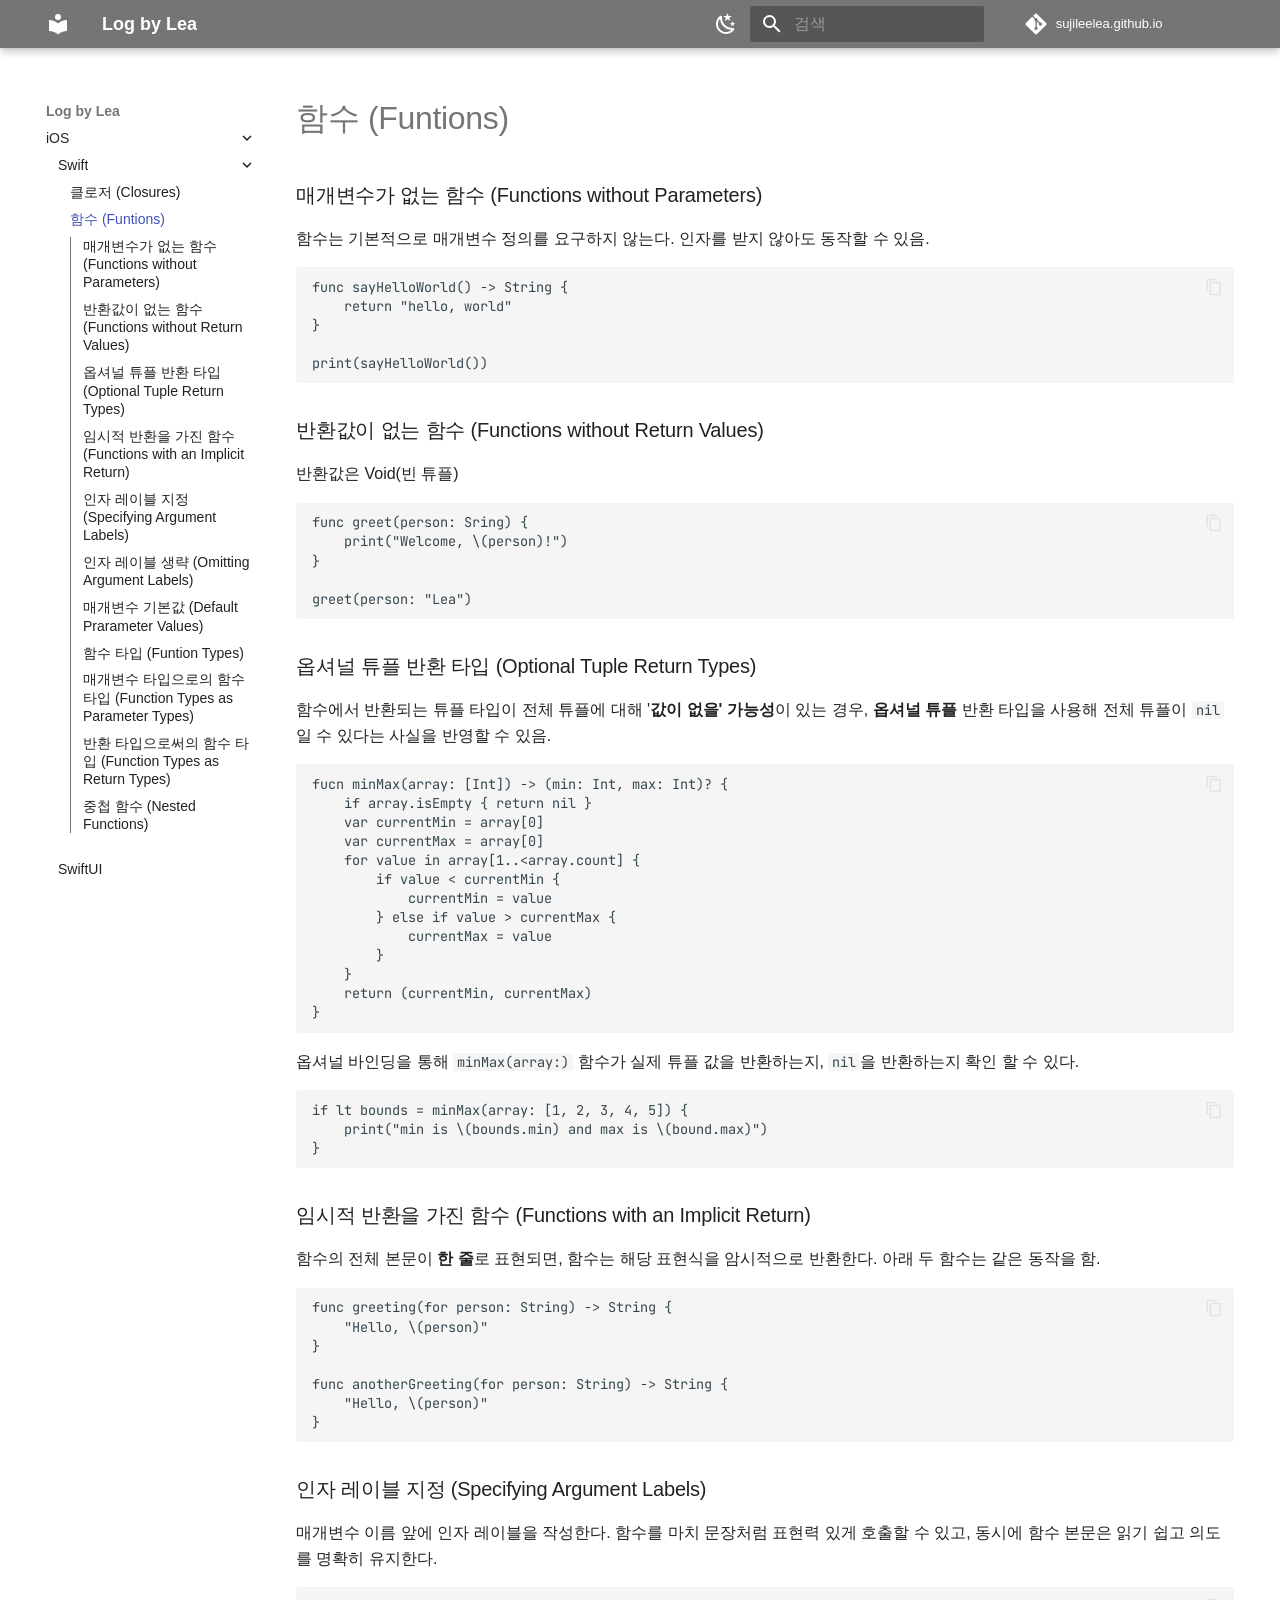
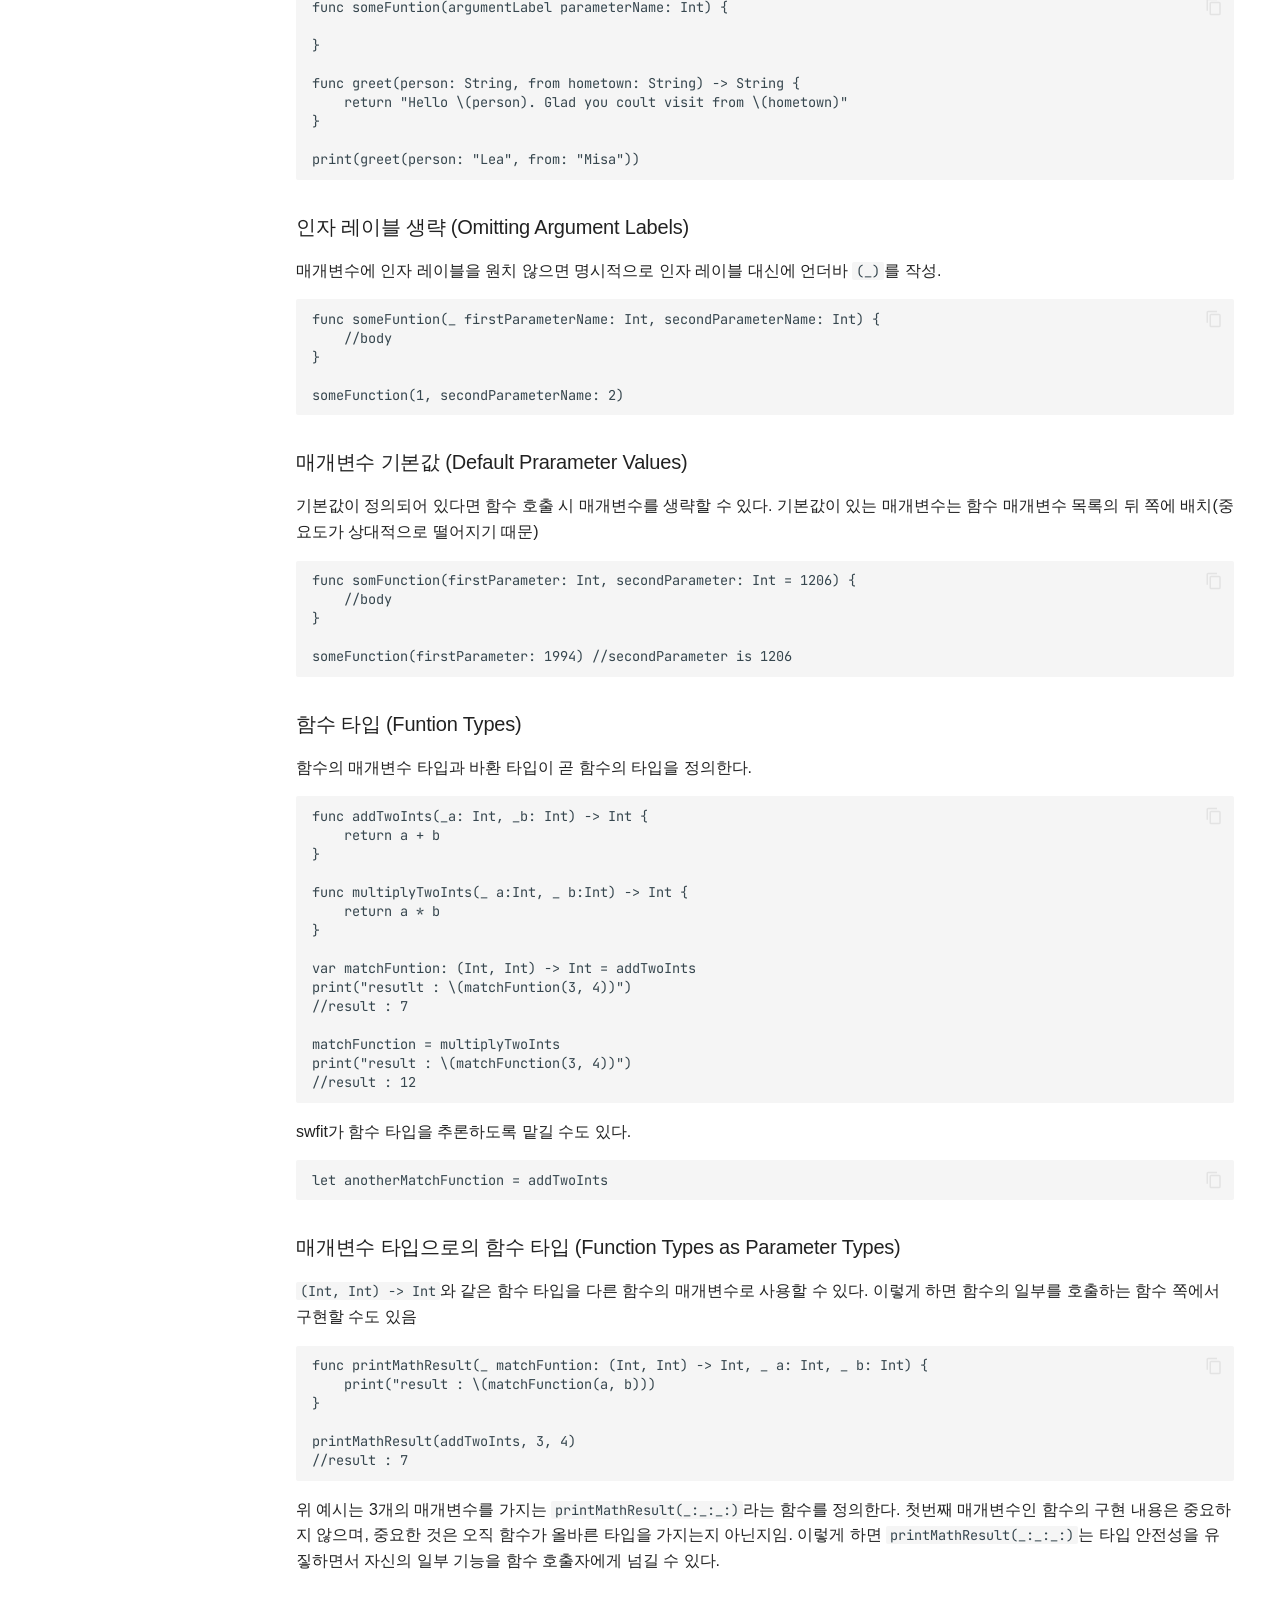
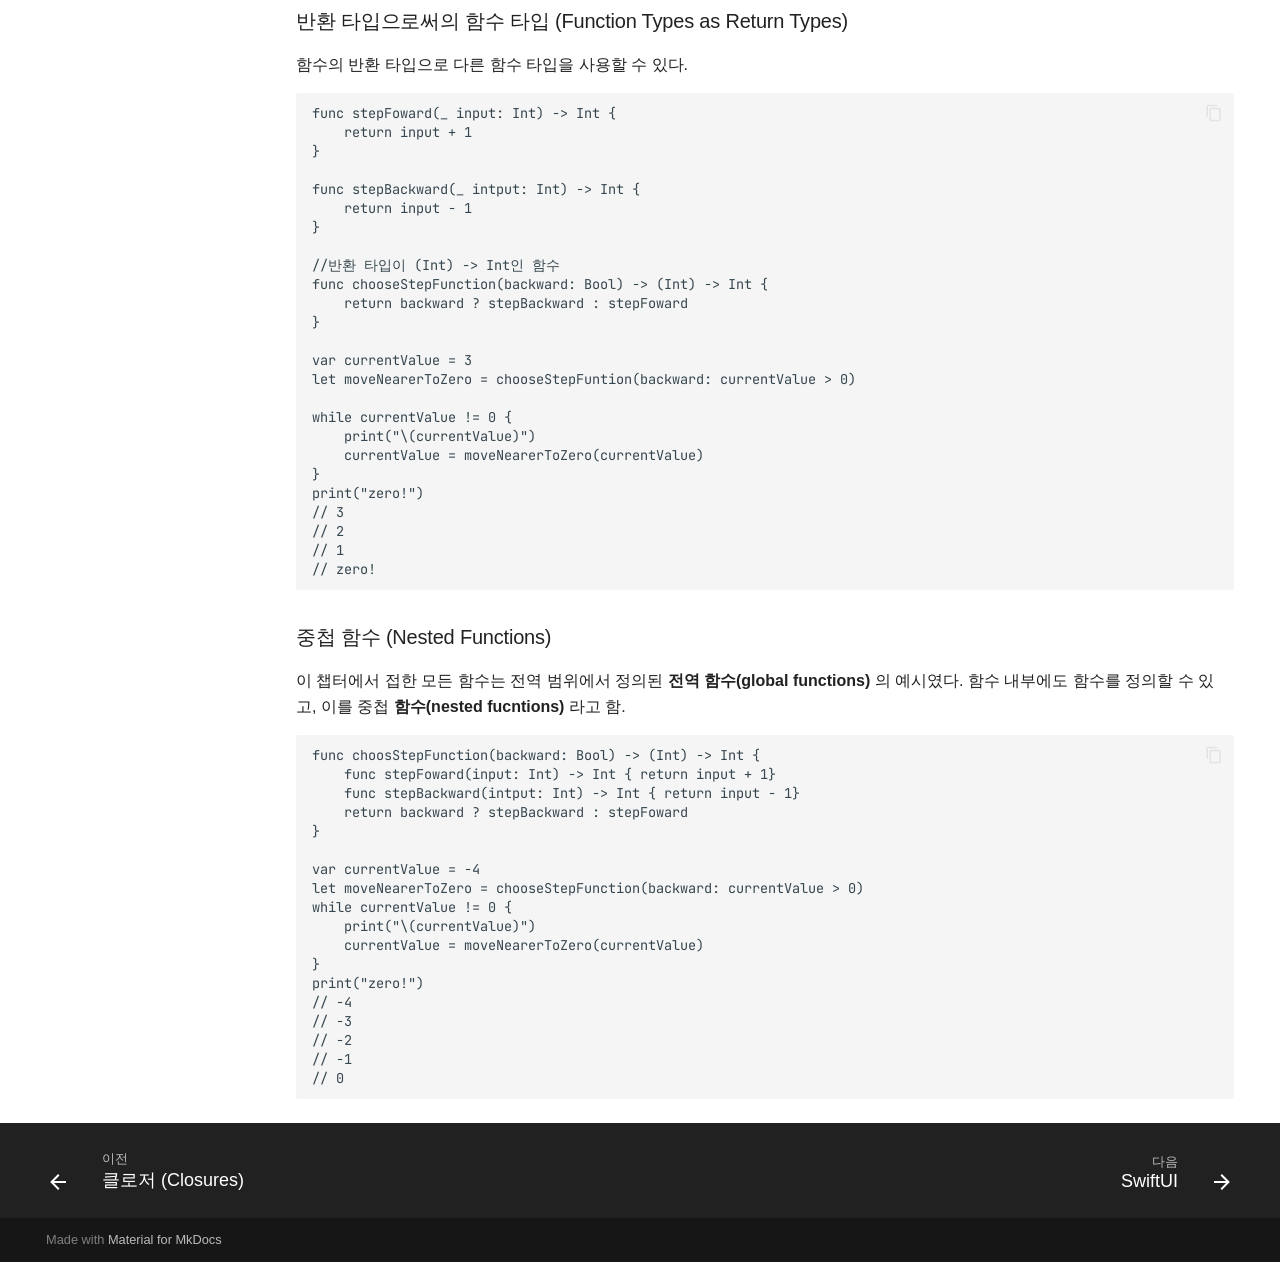
<file: iOS/swift/함수 (Funtions)/index.html>
<!doctype html>
<html lang="ko" class="no-js">
  <head>
    
      <meta charset="utf-8">
      <meta name="viewport" content="width=device-width,initial-scale=1">
      
        <meta name="description" content="서정윤의 기술 포트폴리오 & 블로그">
      
      
      
        <link rel="canonical" href="https://sujileelea.github.io/iOS/swift/%ED%95%A8%EC%88%98%20%28Funtions%29/">
      
      
        <link rel="prev" href="../%ED%81%B4%EB%A1%9C%EC%A0%80%20%28Closures%29/">
      
      
        <link rel="next" href="../../SwiftUI/">
      
      
      <link rel="icon" href="../../../assets/images/favicon.png">
      <meta name="generator" content="mkdocs-1.6.1, mkdocs-material-9.6.20">
    
    
      
        <title>함수 (Funtions) - Log by Lea</title>
      
    
    
      <link rel="stylesheet" href="../../../assets/stylesheets/main.e53b48f4.min.css">
      
        
        <link rel="stylesheet" href="../../../assets/stylesheets/palette.06af60db.min.css">
      
      


    
    
      
    
    
      
        
        
        <link rel="preconnect" href="https://fonts.gstatic.com" crossorigin>
        <link rel="stylesheet" href="https://fonts.googleapis.com/css?family=Pretendard:300,300i,400,400i,700,700i%7CJetBrains+Mono:400,400i,700,700i&display=fallback">
        <style>:root{--md-text-font:"Pretendard";--md-code-font:"JetBrains Mono"}</style>
      
    
    
    <script>__md_scope=new URL("../../..",location),__md_hash=e=>[...e].reduce(((e,_)=>(e<<5)-e+_.charCodeAt(0)),0),__md_get=(e,_=localStorage,t=__md_scope)=>JSON.parse(_.getItem(t.pathname+"."+e)),__md_set=(e,_,t=localStorage,a=__md_scope)=>{try{t.setItem(a.pathname+"."+e,JSON.stringify(_))}catch(e){}}</script>
    
      

    
    
    
  </head>
  
  
    
    
      
    
    
    
    
    <body dir="ltr" data-md-color-scheme="default" data-md-color-primary="grey" data-md-color-accent="grey">
  
    
    <input class="md-toggle" data-md-toggle="drawer" type="checkbox" id="__drawer" autocomplete="off">
    <input class="md-toggle" data-md-toggle="search" type="checkbox" id="__search" autocomplete="off">
    <label class="md-overlay" for="__drawer"></label>
    <div data-md-component="skip">
      
        
        <a href="#functions-without-parameters" class="md-skip">
          콘텐츠로 이동
        </a>
      
    </div>
    <div data-md-component="announce">
      
    </div>
    
    
      

  

<header class="md-header md-header--shadow" data-md-component="header">
  <nav class="md-header__inner md-grid" aria-label="상단/헤더">
    <a href="../../.." title="Log by Lea" class="md-header__button md-logo" aria-label="Log by Lea" data-md-component="logo">
      
  
  <svg xmlns="http://www.w3.org/2000/svg" viewBox="0 0 24 24"><path d="M12 8a3 3 0 0 0 3-3 3 3 0 0 0-3-3 3 3 0 0 0-3 3 3 3 0 0 0 3 3m0 3.54C9.64 9.35 6.5 8 3 8v11c3.5 0 6.64 1.35 9 3.54 2.36-2.19 5.5-3.54 9-3.54V8c-3.5 0-6.64 1.35-9 3.54"/></svg>

    </a>
    <label class="md-header__button md-icon" for="__drawer">
      
      <svg xmlns="http://www.w3.org/2000/svg" viewBox="0 0 24 24"><path d="M3 6h18v2H3zm0 5h18v2H3zm0 5h18v2H3z"/></svg>
    </label>
    <div class="md-header__title" data-md-component="header-title">
      <div class="md-header__ellipsis">
        <div class="md-header__topic">
          <span class="md-ellipsis">
            Log by Lea
          </span>
        </div>
        <div class="md-header__topic" data-md-component="header-topic">
          <span class="md-ellipsis">
            
              함수 (Funtions)
            
          </span>
        </div>
      </div>
    </div>
    
      
        <form class="md-header__option" data-md-component="palette">
  
    
    
    
    <input class="md-option" data-md-color-media="" data-md-color-scheme="default" data-md-color-primary="grey" data-md-color-accent="grey"  aria-label="다크 모드"  type="radio" name="__palette" id="__palette_0">
    
      <label class="md-header__button md-icon" title="다크 모드" for="__palette_1" hidden>
        <svg xmlns="http://www.w3.org/2000/svg" viewBox="0 0 24 24"><path d="m17.75 4.09-2.53 1.94.91 3.06-2.63-1.81-2.63 1.81.91-3.06-2.53-1.94L12.44 4l1.06-3 1.06 3zm3.5 6.91-1.64 1.25.59 1.98-1.7-1.17-1.7 1.17.59-1.98L15.75 11l2.06-.05L18.5 9l.69 1.95zm-2.28 4.95c.83-.08 1.72 1.1 1.19 1.85-.32.45-.66.87-1.08 1.27C15.17 23 8.84 23 4.94 19.07c-3.91-3.9-3.91-10.24 0-14.14.4-.4.82-.76 1.27-1.08.75-.53 1.93.36 1.85 1.19-.27 2.86.69 5.83 2.89 8.02a9.96 9.96 0 0 0 8.02 2.89m-1.64 2.02a12.08 12.08 0 0 1-7.8-3.47c-2.17-2.19-3.33-5-3.49-7.82-2.81 3.14-2.7 7.96.31 10.98 3.02 3.01 7.84 3.12 10.98.31"/></svg>
      </label>
    
  
    
    
    
    <input class="md-option" data-md-color-media="" data-md-color-scheme="slate" data-md-color-primary="grey" data-md-color-accent="grey"  aria-label="라이트 모드"  type="radio" name="__palette" id="__palette_1">
    
      <label class="md-header__button md-icon" title="라이트 모드" for="__palette_0" hidden>
        <svg xmlns="http://www.w3.org/2000/svg" viewBox="0 0 24 24"><path d="M12 7a5 5 0 0 1 5 5 5 5 0 0 1-5 5 5 5 0 0 1-5-5 5 5 0 0 1 5-5m0 2a3 3 0 0 0-3 3 3 3 0 0 0 3 3 3 3 0 0 0 3-3 3 3 0 0 0-3-3m0-7 2.39 3.42C13.65 5.15 12.84 5 12 5s-1.65.15-2.39.42zM3.34 7l4.16-.35A7.2 7.2 0 0 0 5.94 8.5c-.44.74-.69 1.5-.83 2.29zm.02 10 1.76-3.77a7.131 7.131 0 0 0 2.38 4.14zM20.65 7l-1.77 3.79a7.02 7.02 0 0 0-2.38-4.15zm-.01 10-4.14.36c.59-.51 1.12-1.14 1.54-1.86.42-.73.69-1.5.83-2.29zM12 22l-2.41-3.44c.74.27 1.55.44 2.41.44.82 0 1.63-.17 2.37-.44z"/></svg>
      </label>
    
  
</form>
      
    
    
      <script>var palette=__md_get("__palette");if(palette&&palette.color){if("(prefers-color-scheme)"===palette.color.media){var media=matchMedia("(prefers-color-scheme: light)"),input=document.querySelector(media.matches?"[data-md-color-media='(prefers-color-scheme: light)']":"[data-md-color-media='(prefers-color-scheme: dark)']");palette.color.media=input.getAttribute("data-md-color-media"),palette.color.scheme=input.getAttribute("data-md-color-scheme"),palette.color.primary=input.getAttribute("data-md-color-primary"),palette.color.accent=input.getAttribute("data-md-color-accent")}for(var[key,value]of Object.entries(palette.color))document.body.setAttribute("data-md-color-"+key,value)}</script>
    
    
    
      
      
        <label class="md-header__button md-icon" for="__search">
          
          <svg xmlns="http://www.w3.org/2000/svg" viewBox="0 0 24 24"><path d="M9.5 3A6.5 6.5 0 0 1 16 9.5c0 1.61-.59 3.09-1.56 4.23l.27.27h.79l5 5-1.5 1.5-5-5v-.79l-.27-.27A6.52 6.52 0 0 1 9.5 16 6.5 6.5 0 0 1 3 9.5 6.5 6.5 0 0 1 9.5 3m0 2C7 5 5 7 5 9.5S7 14 9.5 14 14 12 14 9.5 12 5 9.5 5"/></svg>
        </label>
        <div class="md-search" data-md-component="search" role="dialog">
  <label class="md-search__overlay" for="__search"></label>
  <div class="md-search__inner" role="search">
    <form class="md-search__form" name="search">
      <input type="text" class="md-search__input" name="query" aria-label="검색" placeholder="검색" autocapitalize="off" autocorrect="off" autocomplete="off" spellcheck="false" data-md-component="search-query" required>
      <label class="md-search__icon md-icon" for="__search">
        
        <svg xmlns="http://www.w3.org/2000/svg" viewBox="0 0 24 24"><path d="M9.5 3A6.5 6.5 0 0 1 16 9.5c0 1.61-.59 3.09-1.56 4.23l.27.27h.79l5 5-1.5 1.5-5-5v-.79l-.27-.27A6.52 6.52 0 0 1 9.5 16 6.5 6.5 0 0 1 3 9.5 6.5 6.5 0 0 1 9.5 3m0 2C7 5 5 7 5 9.5S7 14 9.5 14 14 12 14 9.5 12 5 9.5 5"/></svg>
        
        <svg xmlns="http://www.w3.org/2000/svg" viewBox="0 0 24 24"><path d="M20 11v2H8l5.5 5.5-1.42 1.42L4.16 12l7.92-7.92L13.5 5.5 8 11z"/></svg>
      </label>
      <nav class="md-search__options" aria-label="검색">
        
        <button type="reset" class="md-search__icon md-icon" title="지우기" aria-label="지우기" tabindex="-1">
          
          <svg xmlns="http://www.w3.org/2000/svg" viewBox="0 0 24 24"><path d="M19 6.41 17.59 5 12 10.59 6.41 5 5 6.41 10.59 12 5 17.59 6.41 19 12 13.41 17.59 19 19 17.59 13.41 12z"/></svg>
        </button>
      </nav>
      
        <div class="md-search__suggest" data-md-component="search-suggest"></div>
      
    </form>
    <div class="md-search__output">
      <div class="md-search__scrollwrap" tabindex="0" data-md-scrollfix>
        <div class="md-search-result" data-md-component="search-result">
          <div class="md-search-result__meta">
            검색 초기화
          </div>
          <ol class="md-search-result__list" role="presentation"></ol>
        </div>
      </div>
    </div>
  </div>
</div>
      
    
    
      <div class="md-header__source">
        <a href="https://github.com/sujileelea/sujileelea.github.io" title="저장소로 이동" class="md-source" data-md-component="source">
  <div class="md-source__icon md-icon">
    
    <svg xmlns="http://www.w3.org/2000/svg" viewBox="0 0 448 512"><!--! Font Awesome Free 7.0.0 by @fontawesome - https://fontawesome.com License - https://fontawesome.com/license/free (Icons: CC BY 4.0, Fonts: SIL OFL 1.1, Code: MIT License) Copyright 2025 Fonticons, Inc.--><path d="M439.6 236.1 244 40.5c-5.4-5.5-12.8-8.5-20.4-8.5s-15 3-20.4 8.4L162.5 81l51.5 51.5c27.1-9.1 52.7 16.8 43.4 43.7l49.7 49.7c34.2-11.8 61.2 31 35.5 56.7-26.5 26.5-70.2-2.9-56-37.3L240.3 199v121.9c25.3 12.5 22.3 41.8 9.1 55-6.4 6.4-15.2 10.1-24.3 10.1s-17.8-3.6-24.3-10.1c-17.6-17.6-11.1-46.9 11.2-56v-123c-20.8-8.5-24.6-30.7-18.6-45L142.6 101 8.5 235.1C3 240.6 0 247.9 0 255.5s3 15 8.5 20.4l195.6 195.7c5.4 5.4 12.7 8.4 20.4 8.4s15-3 20.4-8.4l194.7-194.7c5.4-5.4 8.4-12.8 8.4-20.4s-3-15-8.4-20.4"/></svg>
  </div>
  <div class="md-source__repository">
    sujileelea.github.io
  </div>
</a>
      </div>
    
  </nav>
  
</header>
    
    <div class="md-container" data-md-component="container">
      
      
        
          
        
      
      <main class="md-main" data-md-component="main">
        <div class="md-main__inner md-grid">
          
            
              
              <div class="md-sidebar md-sidebar--primary" data-md-component="sidebar" data-md-type="navigation" >
                <div class="md-sidebar__scrollwrap">
                  <div class="md-sidebar__inner">
                    



  

<nav class="md-nav md-nav--primary md-nav--integrated" aria-label="네비게이션" data-md-level="0">
  <label class="md-nav__title" for="__drawer">
    <a href="../../.." title="Log by Lea" class="md-nav__button md-logo" aria-label="Log by Lea" data-md-component="logo">
      
  
  <svg xmlns="http://www.w3.org/2000/svg" viewBox="0 0 24 24"><path d="M12 8a3 3 0 0 0 3-3 3 3 0 0 0-3-3 3 3 0 0 0-3 3 3 3 0 0 0 3 3m0 3.54C9.64 9.35 6.5 8 3 8v11c3.5 0 6.64 1.35 9 3.54 2.36-2.19 5.5-3.54 9-3.54V8c-3.5 0-6.64 1.35-9 3.54"/></svg>

    </a>
    Log by Lea
  </label>
  
    <div class="md-nav__source">
      <a href="https://github.com/sujileelea/sujileelea.github.io" title="저장소로 이동" class="md-source" data-md-component="source">
  <div class="md-source__icon md-icon">
    
    <svg xmlns="http://www.w3.org/2000/svg" viewBox="0 0 448 512"><!--! Font Awesome Free 7.0.0 by @fontawesome - https://fontawesome.com License - https://fontawesome.com/license/free (Icons: CC BY 4.0, Fonts: SIL OFL 1.1, Code: MIT License) Copyright 2025 Fonticons, Inc.--><path d="M439.6 236.1 244 40.5c-5.4-5.5-12.8-8.5-20.4-8.5s-15 3-20.4 8.4L162.5 81l51.5 51.5c27.1-9.1 52.7 16.8 43.4 43.7l49.7 49.7c34.2-11.8 61.2 31 35.5 56.7-26.5 26.5-70.2-2.9-56-37.3L240.3 199v121.9c25.3 12.5 22.3 41.8 9.1 55-6.4 6.4-15.2 10.1-24.3 10.1s-17.8-3.6-24.3-10.1c-17.6-17.6-11.1-46.9 11.2-56v-123c-20.8-8.5-24.6-30.7-18.6-45L142.6 101 8.5 235.1C3 240.6 0 247.9 0 255.5s3 15 8.5 20.4l195.6 195.7c5.4 5.4 12.7 8.4 20.4 8.4s15-3 20.4-8.4l194.7-194.7c5.4-5.4 8.4-12.8 8.4-20.4s-3-15-8.4-20.4"/></svg>
  </div>
  <div class="md-source__repository">
    sujileelea.github.io
  </div>
</a>
    </div>
  
  <ul class="md-nav__list" data-md-scrollfix>
    
      
      
  
  
    
  
  
  
    
    
      
        
      
        
      
    
    
    
    
    <li class="md-nav__item md-nav__item--active md-nav__item--nested">
      
        
        
        <input class="md-nav__toggle md-toggle " type="checkbox" id="__nav_1" checked>
        
          
          <label class="md-nav__link" for="__nav_1" id="__nav_1_label" tabindex="0">
            
  
  
  <span class="md-ellipsis">
    iOS
    
  </span>
  

            <span class="md-nav__icon md-icon"></span>
          </label>
        
        <nav class="md-nav" data-md-level="1" aria-labelledby="__nav_1_label" aria-expanded="true">
          <label class="md-nav__title" for="__nav_1">
            <span class="md-nav__icon md-icon"></span>
            iOS
          </label>
          <ul class="md-nav__list" data-md-scrollfix>
            
              
                
  
  
    
  
  
  
    
    
      
        
          
        
      
        
      
        
      
    
    
    
    
    <li class="md-nav__item md-nav__item--active md-nav__item--nested">
      
        
        
        <input class="md-nav__toggle md-toggle " type="checkbox" id="__nav_1_1" checked>
        
          
          <div class="md-nav__link md-nav__container">
            <a href="../" class="md-nav__link ">
              
  
  
  <span class="md-ellipsis">
    Swift
    
  </span>
  

            </a>
            
              
              <label class="md-nav__link " for="__nav_1_1" id="__nav_1_1_label" tabindex="0">
                <span class="md-nav__icon md-icon"></span>
              </label>
            
          </div>
        
        <nav class="md-nav" data-md-level="2" aria-labelledby="__nav_1_1_label" aria-expanded="true">
          <label class="md-nav__title" for="__nav_1_1">
            <span class="md-nav__icon md-icon"></span>
            Swift
          </label>
          <ul class="md-nav__list" data-md-scrollfix>
            
              
            
              
                
  
  
  
  
    <li class="md-nav__item">
      <a href="../%ED%81%B4%EB%A1%9C%EC%A0%80%20%28Closures%29/" class="md-nav__link">
        
  
  
  <span class="md-ellipsis">
    클로저 (Closures)
    
  </span>
  

      </a>
    </li>
  

              
            
              
                
  
  
    
  
  
  
    <li class="md-nav__item md-nav__item--active">
      
      <input class="md-nav__toggle md-toggle" type="checkbox" id="__toc">
      
      
      
        <label class="md-nav__link md-nav__link--active" for="__toc">
          
  
  
  <span class="md-ellipsis">
    함수 (Funtions)
    
  </span>
  

          <span class="md-nav__icon md-icon"></span>
        </label>
      
      <a href="./" class="md-nav__link md-nav__link--active">
        
  
  
  <span class="md-ellipsis">
    함수 (Funtions)
    
  </span>
  

      </a>
      
        

<nav class="md-nav md-nav--secondary" aria-label="목차">
  
  
  
  
    <label class="md-nav__title" for="__toc">
      <span class="md-nav__icon md-icon"></span>
      목차
    </label>
    <ul class="md-nav__list" data-md-component="toc" data-md-scrollfix>
      
        <li class="md-nav__item">
  <a href="#functions-without-parameters" class="md-nav__link">
    <span class="md-ellipsis">
      매개변수가 없는 함수 (Functions without Parameters)
    </span>
  </a>
  
</li>
      
        <li class="md-nav__item">
  <a href="#functions-without-return-values" class="md-nav__link">
    <span class="md-ellipsis">
      반환값이 없는 함수 (Functions without Return Values)
    </span>
  </a>
  
</li>
      
        <li class="md-nav__item">
  <a href="#optional-tuple-return-types" class="md-nav__link">
    <span class="md-ellipsis">
      옵셔널 튜플 반환 타입 (Optional Tuple Return Types)
    </span>
  </a>
  
</li>
      
        <li class="md-nav__item">
  <a href="#functions-with-an-implicit-return" class="md-nav__link">
    <span class="md-ellipsis">
      임시적 반환을 가진 함수 (Functions with an Implicit Return)
    </span>
  </a>
  
</li>
      
        <li class="md-nav__item">
  <a href="#specifying-argument-labels" class="md-nav__link">
    <span class="md-ellipsis">
      인자 레이블 지정 (Specifying Argument Labels)
    </span>
  </a>
  
</li>
      
        <li class="md-nav__item">
  <a href="#omitting-argument-labels" class="md-nav__link">
    <span class="md-ellipsis">
      인자 레이블 생략 (Omitting Argument Labels)
    </span>
  </a>
  
</li>
      
        <li class="md-nav__item">
  <a href="#default-prarameter-values" class="md-nav__link">
    <span class="md-ellipsis">
      매개변수 기본값 (Default Prarameter Values)
    </span>
  </a>
  
</li>
      
        <li class="md-nav__item">
  <a href="#funtion-types" class="md-nav__link">
    <span class="md-ellipsis">
      함수 타입 (Funtion Types)
    </span>
  </a>
  
</li>
      
        <li class="md-nav__item">
  <a href="#function-types-as-parameter-types" class="md-nav__link">
    <span class="md-ellipsis">
      매개변수 타입으로의 함수 타입 (Function Types as Parameter Types)
    </span>
  </a>
  
</li>
      
        <li class="md-nav__item">
  <a href="#function-types-as-return-types" class="md-nav__link">
    <span class="md-ellipsis">
      반환 타입으로써의 함수 타입 (Function Types as Return Types)
    </span>
  </a>
  
</li>
      
        <li class="md-nav__item">
  <a href="#nested-functions" class="md-nav__link">
    <span class="md-ellipsis">
      중첩 함수 (Nested Functions)
    </span>
  </a>
  
</li>
      
    </ul>
  
</nav>
      
    </li>
  

              
            
          </ul>
        </nav>
      
    </li>
  

              
            
              
                
  
  
  
  
    
    
      
        
          
        
      
    
    
    
    
    <li class="md-nav__item md-nav__item--nested">
      
        
        
        <input class="md-nav__toggle md-toggle " type="checkbox" id="__nav_1_2" >
        
          
          <div class="md-nav__link md-nav__container">
            <a href="../../SwiftUI/" class="md-nav__link ">
              
  
  
  <span class="md-ellipsis">
    SwiftUI
    
  </span>
  

            </a>
            
          </div>
        
        <nav class="md-nav" data-md-level="2" aria-labelledby="__nav_1_2_label" aria-expanded="false">
          <label class="md-nav__title" for="__nav_1_2">
            <span class="md-nav__icon md-icon"></span>
            SwiftUI
          </label>
          <ul class="md-nav__list" data-md-scrollfix>
            
              
            
          </ul>
        </nav>
      
    </li>
  

              
            
          </ul>
        </nav>
      
    </li>
  

    
      
      
  
  
  
  
    
    
      
        
      
    
    
    
    
    <li class="md-nav__item md-nav__item--nested">
      
        
        
        <input class="md-nav__toggle md-toggle " type="checkbox" id="__nav_2" >
        
          
          <label class="md-nav__link" for="__nav_2" id="__nav_2_label" tabindex="0">
            
  
  
  <span class="md-ellipsis">
    AI
    
  </span>
  

            <span class="md-nav__icon md-icon"></span>
          </label>
        
        <nav class="md-nav" data-md-level="1" aria-labelledby="__nav_2_label" aria-expanded="false">
          <label class="md-nav__title" for="__nav_2">
            <span class="md-nav__icon md-icon"></span>
            AI
          </label>
          <ul class="md-nav__list" data-md-scrollfix>
            
              
                
  
  
  
  
    
    
      
        
          
        
      
    
    
    
    
    <li class="md-nav__item md-nav__item--nested">
      
        
        
        <input class="md-nav__toggle md-toggle " type="checkbox" id="__nav_2_1" >
        
          
          <div class="md-nav__link md-nav__container">
            <a href="../../../AI/python/" class="md-nav__link ">
              
  
  
  <span class="md-ellipsis">
    Python
    
  </span>
  

            </a>
            
          </div>
        
        <nav class="md-nav" data-md-level="2" aria-labelledby="__nav_2_1_label" aria-expanded="false">
          <label class="md-nav__title" for="__nav_2_1">
            <span class="md-nav__icon md-icon"></span>
            Python
          </label>
          <ul class="md-nav__list" data-md-scrollfix>
            
              
            
          </ul>
        </nav>
      
    </li>
  

              
            
          </ul>
        </nav>
      
    </li>
  

    
      
      
  
  
  
  
    
    
      
        
      
    
    
    
    
    <li class="md-nav__item md-nav__item--nested">
      
        
        
        <input class="md-nav__toggle md-toggle " type="checkbox" id="__nav_3" >
        
          
          <label class="md-nav__link" for="__nav_3" id="__nav_3_label" tabindex="0">
            
  
  
  <span class="md-ellipsis">
    CS
    
  </span>
  

            <span class="md-nav__icon md-icon"></span>
          </label>
        
        <nav class="md-nav" data-md-level="1" aria-labelledby="__nav_3_label" aria-expanded="false">
          <label class="md-nav__title" for="__nav_3">
            <span class="md-nav__icon md-icon"></span>
            CS
          </label>
          <ul class="md-nav__list" data-md-scrollfix>
            
              
                
  
  
  
  
    
    
      
        
          
        
      
    
    
    
    
    <li class="md-nav__item md-nav__item--nested">
      
        
        
        <input class="md-nav__toggle md-toggle " type="checkbox" id="__nav_3_1" >
        
          
          <div class="md-nav__link md-nav__container">
            <a href="../../../CS/CS50/" class="md-nav__link ">
              
  
  
  <span class="md-ellipsis">
    CS50
    
  </span>
  

            </a>
            
          </div>
        
        <nav class="md-nav" data-md-level="2" aria-labelledby="__nav_3_1_label" aria-expanded="false">
          <label class="md-nav__title" for="__nav_3_1">
            <span class="md-nav__icon md-icon"></span>
            CS50
          </label>
          <ul class="md-nav__list" data-md-scrollfix>
            
              
            
          </ul>
        </nav>
      
    </li>
  

              
            
          </ul>
        </nav>
      
    </li>
  

    
      
      
  
  
  
  
    
    
      
        
      
        
      
    
    
    
    
    <li class="md-nav__item md-nav__item--nested">
      
        
        
        <input class="md-nav__toggle md-toggle " type="checkbox" id="__nav_4" >
        
          
          <label class="md-nav__link" for="__nav_4" id="__nav_4_label" tabindex="0">
            
  
  
  <span class="md-ellipsis">
    problem-solving
    
  </span>
  

            <span class="md-nav__icon md-icon"></span>
          </label>
        
        <nav class="md-nav" data-md-level="1" aria-labelledby="__nav_4_label" aria-expanded="false">
          <label class="md-nav__title" for="__nav_4">
            <span class="md-nav__icon md-icon"></span>
            problem-solving
          </label>
          <ul class="md-nav__list" data-md-scrollfix>
            
              
                
  
  
  
  
    
    
      
        
          
        
      
    
    
    
    
    <li class="md-nav__item md-nav__item--nested">
      
        
        
        <input class="md-nav__toggle md-toggle " type="checkbox" id="__nav_4_1" >
        
          
          <div class="md-nav__link md-nav__container">
            <a href="../../../problem-solving/programmers/" class="md-nav__link ">
              
  
  
  <span class="md-ellipsis">
    Programmers
    
  </span>
  

            </a>
            
          </div>
        
        <nav class="md-nav" data-md-level="2" aria-labelledby="__nav_4_1_label" aria-expanded="false">
          <label class="md-nav__title" for="__nav_4_1">
            <span class="md-nav__icon md-icon"></span>
            Programmers
          </label>
          <ul class="md-nav__list" data-md-scrollfix>
            
              
            
          </ul>
        </nav>
      
    </li>
  

              
            
              
                
  
  
  
  
    
    
      
        
          
        
      
    
    
    
    
    <li class="md-nav__item md-nav__item--nested">
      
        
        
        <input class="md-nav__toggle md-toggle " type="checkbox" id="__nav_4_2" >
        
          
          <div class="md-nav__link md-nav__container">
            <a href="../../../problem-solving/baekjoon/" class="md-nav__link ">
              
  
  
  <span class="md-ellipsis">
    Baekjoon
    
  </span>
  

            </a>
            
          </div>
        
        <nav class="md-nav" data-md-level="2" aria-labelledby="__nav_4_2_label" aria-expanded="false">
          <label class="md-nav__title" for="__nav_4_2">
            <span class="md-nav__icon md-icon"></span>
            Baekjoon
          </label>
          <ul class="md-nav__list" data-md-scrollfix>
            
              
            
          </ul>
        </nav>
      
    </li>
  

              
            
          </ul>
        </nav>
      
    </li>
  

    
  </ul>
</nav>
                  </div>
                </div>
              </div>
            
            
          
          
            <div class="md-content" data-md-component="content">
              <article class="md-content__inner md-typeset">
                
                  


  
  


  <h1>함수 (Funtions)</h1>

<h3 id="functions-without-parameters">매개변수가 없는 함수 (Functions without Parameters)<a class="headerlink" href="#functions-without-parameters" title="Permanent link">&para;</a></h3>
<p>함수는 기본적으로 매개변수 정의를 요구하지 않는다. 인자를 받지 않아도 동작할 수 있음.</p>
<pre><code class="language-swift">func sayHelloWorld() -&gt; String {
    return &quot;hello, world&quot;
}

print(sayHelloWorld())
</code></pre>
<h3 id="functions-without-return-values">반환값이 없는 함수 (Functions without Return Values)<a class="headerlink" href="#functions-without-return-values" title="Permanent link">&para;</a></h3>
<p>반환값은 Void(빈 튜플)</p>
<pre><code class="language-swift">func greet(person: Sring) {
    print(&quot;Welcome, \(person)!&quot;)
}

greet(person: &quot;Lea&quot;)
</code></pre>
<h3 id="optional-tuple-return-types">옵셔널 튜플 반환 타입 (Optional Tuple Return Types)<a class="headerlink" href="#optional-tuple-return-types" title="Permanent link">&para;</a></h3>
<p>함수에서 반환되는 튜플 타입이 전체 튜플에 대해 '<strong>값이 없을' 가능성</strong>이 있는 경우, <strong>옵셔널 튜플</strong> 반환 타입을 사용해 전체 튜플이 <code>nil</code> 일 수 있다는 사실을 반영할 수 있음.</p>
<pre><code class="language-swift">fucn minMax(array: [Int]) -&gt; (min: Int, max: Int)? {
    if array.isEmpty { return nil }
    var currentMin = array[0]
    var currentMax = array[0]
    for value in array[1..&lt;array.count] {
        if value &lt; currentMin {
            currentMin = value
        } else if value &gt; currentMax {
            currentMax = value  
        }
    }
    return (currentMin, currentMax)
}
</code></pre>
<p>옵셔널 바인딩을 통해 <code>minMax(array:)</code> 함수가 실제 튜플 값을 반환하는지, <code>nil</code>을 반환하는지 확인 할 수 있다.</p>
<pre><code class="language-swift">if lt bounds = minMax(array: [1, 2, 3, 4, 5]) {
    print(&quot;min is \(bounds.min) and max is \(bound.max)&quot;)
}
</code></pre>
<h3 id="functions-with-an-implicit-return">임시적 반환을 가진 함수 (Functions with an Implicit Return)<a class="headerlink" href="#functions-with-an-implicit-return" title="Permanent link">&para;</a></h3>
<p>함수의 전체 본문이 <strong>한 줄</strong>로 표현되면, 함수는 해당 표현식을 암시적으로 반환한다. 아래 두 함수는 같은 동작을 함.</p>
<pre><code class="language-swift">func greeting(for person: String) -&gt; String {
    &quot;Hello, \(person)&quot;  
}

func anotherGreeting(for person: String) -&gt; String {
    &quot;Hello, \(person)&quot;
}
</code></pre>
<h3 id="specifying-argument-labels">인자 레이블 지정 (Specifying Argument Labels)<a class="headerlink" href="#specifying-argument-labels" title="Permanent link">&para;</a></h3>
<p>매개변수 이름 앞에 인자 레이블을 작성한다. 함수를 마치 문장처럼 표현력 있게 호출할 수 있고, 동시에 함수 본문은 읽기 쉽고 의도를 명확히 유지한다.</p>
<pre><code class="language-swift">func someFuntion(argumentLabel parameterName: Int) {

}

func greet(person: String, from hometown: String) -&gt; String {
    return &quot;Hello \(person). Glad you coult visit from \(hometown)&quot;
}

print(greet(person: &quot;Lea&quot;, from: &quot;Misa&quot;))
</code></pre>
<h3 id="omitting-argument-labels">인자 레이블 생략 (Omitting Argument Labels)<a class="headerlink" href="#omitting-argument-labels" title="Permanent link">&para;</a></h3>
<p>매개변수에 인자 레이블을 원치 않으면 명시적으로 인자 레이블 대신에 언더바 <code>(_)</code>를 작성.</p>
<pre><code class="language-swift">func someFuntion(_ firstParameterName: Int, secondParameterName: Int) {
    //body
}

someFunction(1, secondParameterName: 2)
</code></pre>
<h3 id="default-prarameter-values">매개변수 기본값 (Default Prarameter Values)<a class="headerlink" href="#default-prarameter-values" title="Permanent link">&para;</a></h3>
<p>기본값이 정의되어 있다면 함수 호출 시 매개변수를 생략할 수 있다. 기본값이 있는 매개변수는 함수 매개변수 목록의 뒤 쪽에 배치(중요도가 상대적으로 떨어지기 때문)</p>
<pre><code class="language-swift">func somFunction(firstParameter: Int, secondParameter: Int = 1206) {
    //body
}

someFunction(firstParameter: 1994) //secondParameter is 1206
</code></pre>
<h3 id="funtion-types">함수 타입 (Funtion Types)<a class="headerlink" href="#funtion-types" title="Permanent link">&para;</a></h3>
<p>함수의 매개변수 타입과 바환 타입이 곧 함수의 타입을 정의한다.</p>
<pre><code class="language-swift">func addTwoInts(_a: Int, _b: Int) -&gt; Int {
    return a + b
}

func multiplyTwoInts(_ a:Int, _ b:Int) -&gt; Int {
    return a * b
}

var matchFuntion: (Int, Int) -&gt; Int = addTwoInts
print(&quot;resutlt : \(matchFuntion(3, 4))&quot;)
//result : 7

matchFunction = multiplyTwoInts
print(&quot;result : \(matchFunction(3, 4))&quot;)
//result : 12
</code></pre>
<p>swfit가 함수 타입을 추론하도록 맡길 수도 있다.</p>
<pre><code class="language-swift">let anotherMatchFunction = addTwoInts
</code></pre>
<h3 id="function-types-as-parameter-types">매개변수 타입으로의 함수 타입 (Function Types as Parameter Types)<a class="headerlink" href="#function-types-as-parameter-types" title="Permanent link">&para;</a></h3>
<p><code>(Int, Int) -&gt; Int</code>와 같은 함수 타입을 다른 함수의 매개변수로 사용할 수 있다. 이렇게 하면 함수의 일부를 호출하는 함수 쪽에서 구현할 수도 있음</p>
<pre><code class="language-swift">func printMathResult(_ matchFuntion: (Int, Int) -&gt; Int, _ a: Int, _ b: Int) {
    print(&quot;result : \(matchFunction(a, b)))
}

printMathResult(addTwoInts, 3, 4)
//result : 7
</code></pre>
<p>위 예시는 3개의 매개변수를 가지는 <code>printMathResult(_:_:_:)</code>라는 함수를 정의한다. 첫번째 매개변수인 함수의 구현 내용은 중요하지 않으며, 중요한 것은 오직 함수가 올바른 타입을 가지는지 아닌지임. 이렇게 하면 <code>printMathResult(_:_:_:)</code>는 타입 안전성을 유짛하면서 자신의 일부 기능을 함수 호출자에게 넘길 수 있다.</p>
<h3 id="function-types-as-return-types">반환 타입으로써의 함수 타입 (Function Types as Return Types)<a class="headerlink" href="#function-types-as-return-types" title="Permanent link">&para;</a></h3>
<p>함수의 반환 타입으로 다른 함수 타입을 사용할 수 있다. </p>
<pre><code class="language-swift">func stepFoward(_ input: Int) -&gt; Int {
    return input + 1
}

func stepBackward(_ intput: Int) -&gt; Int {
    return input - 1
}

//반환 타입이 (Int) -&gt; Int인 함수
func chooseStepFunction(backward: Bool) -&gt; (Int) -&gt; Int {
    return backward ? stepBackward : stepFoward
}

var currentValue = 3
let moveNearerToZero = chooseStepFuntion(backward: currentValue &gt; 0)

while currentValue != 0 {
    print(&quot;\(currentValue)&quot;)
    currentValue = moveNearerToZero(currentValue)
}
print(&quot;zero!&quot;)
// 3
// 2
// 1
// zero!
</code></pre>
<h3 id="nested-functions">중첩 함수 (Nested Functions)<a class="headerlink" href="#nested-functions" title="Permanent link">&para;</a></h3>
<p>이 챕터에서 접한 모든 함수는 전역 범위에서 정의된 <strong>전역 함수(global functions)</strong> 의 예시였다. 함수 내부에도 함수를 정의할 수 있고, 이를 중첩 <strong>함수(nested fucntions)</strong> 라고 함.</p>
<pre><code class="language-swift">func choosStepFunction(backward: Bool) -&gt; (Int) -&gt; Int {
    func stepFoward(input: Int) -&gt; Int { return input + 1}
    func stepBackward(intput: Int) -&gt; Int { return input - 1}
    return backward ? stepBackward : stepFoward
}

var currentValue = -4
let moveNearerToZero = chooseStepFunction(backward: currentValue &gt; 0)
while currentValue != 0 {
    print(&quot;\(currentValue)&quot;)
    currentValue = moveNearerToZero(currentValue)
}
print(&quot;zero!&quot;)
// -4
// -3
// -2
// -1
// 0
</code></pre>












                
              </article>
            </div>
          
          
<script>var target=document.getElementById(location.hash.slice(1));target&&target.name&&(target.checked=target.name.startsWith("__tabbed_"))</script>
        </div>
        
          <button type="button" class="md-top md-icon" data-md-component="top" hidden>
  
  <svg xmlns="http://www.w3.org/2000/svg" viewBox="0 0 24 24"><path d="M13 20h-2V8l-5.5 5.5-1.42-1.42L12 4.16l7.92 7.92-1.42 1.42L13 8z"/></svg>
  맨위로
</button>
        
      </main>
      
        <footer class="md-footer">
  
    
      
      <nav class="md-footer__inner md-grid" aria-label="하단/푸터" >
        
          
          <a href="../%ED%81%B4%EB%A1%9C%EC%A0%80%20%28Closures%29/" class="md-footer__link md-footer__link--prev" aria-label="이전: 클로저 (Closures)">
            <div class="md-footer__button md-icon">
              
              <svg xmlns="http://www.w3.org/2000/svg" viewBox="0 0 24 24"><path d="M20 11v2H8l5.5 5.5-1.42 1.42L4.16 12l7.92-7.92L13.5 5.5 8 11z"/></svg>
            </div>
            <div class="md-footer__title">
              <span class="md-footer__direction">
                이전
              </span>
              <div class="md-ellipsis">
                클로저 (Closures)
              </div>
            </div>
          </a>
        
        
          
          <a href="../../SwiftUI/" class="md-footer__link md-footer__link--next" aria-label="다음: SwiftUI">
            <div class="md-footer__title">
              <span class="md-footer__direction">
                다음
              </span>
              <div class="md-ellipsis">
                SwiftUI
              </div>
            </div>
            <div class="md-footer__button md-icon">
              
              <svg xmlns="http://www.w3.org/2000/svg" viewBox="0 0 24 24"><path d="M4 11v2h12l-5.5 5.5 1.42 1.42L19.84 12l-7.92-7.92L10.5 5.5 16 11z"/></svg>
            </div>
          </a>
        
      </nav>
    
  
  <div class="md-footer-meta md-typeset">
    <div class="md-footer-meta__inner md-grid">
      <div class="md-copyright">
  
  
    Made with
    <a href="https://squidfunk.github.io/mkdocs-material/" target="_blank" rel="noopener">
      Material for MkDocs
    </a>
  
</div>
      
    </div>
  </div>
</footer>
      
    </div>
    <div class="md-dialog" data-md-component="dialog">
      <div class="md-dialog__inner md-typeset"></div>
    </div>
    
    
    
      
      <script id="__config" type="application/json">{"base": "../../..", "features": ["navigation.instant", "navigation.top", "navigation.tracking", "navigation.footer", "navigation.indexes", "search.suggest", "search.highlight", "toc.integrate", "content.code.copy"], "search": "../../../assets/javascripts/workers/search.973d3a69.min.js", "tags": null, "translations": {"clipboard.copied": "\ud074\ub9bd\ubcf4\ub4dc\uc5d0 \ubcf5\uc0ac\ub428", "clipboard.copy": "\ud074\ub9bd\ubcf4\ub4dc\ub85c \ubcf5\uc0ac", "search.result.more.one": "\uc774 \ubb38\uc11c\uc5d0\uc11c 1\uac1c\uc758 \uac80\uc0c9 \uacb0\uacfc \ub354 \ubcf4\uae30", "search.result.more.other": "\uc774 \ubb38\uc11c\uc5d0\uc11c #\uac1c\uc758 \uac80\uc0c9 \uacb0\uacfc \ub354 \ubcf4\uae30", "search.result.none": "\uac80\uc0c9\uc5b4\uc640 \uc77c\uce58\ud558\ub294 \ubb38\uc11c\uac00 \uc5c6\uc2b5\ub2c8\ub2e4", "search.result.one": "1\uac1c\uc758 \uc77c\uce58\ud558\ub294 \ubb38\uc11c", "search.result.other": "#\uac1c\uc758 \uc77c\uce58\ud558\ub294 \ubb38\uc11c", "search.result.placeholder": "\uac80\uc0c9\uc5b4\ub97c \uc785\ub825\ud558\uc138\uc694", "search.result.term.missing": "\ud3ec\ud568\ub418\uc9c0 \uc54a\uc740 \uac80\uc0c9\uc5b4", "select.version": "\ubc84\uc804 \uc120\ud0dd"}, "version": null}</script>
    
    
      <script src="../../../assets/javascripts/bundle.f55a23d4.min.js"></script>
      
    
  </body>
</html>
</file>
<file: assets/stylesheets/main.e53b48f4.min.css>
@charset "UTF-8";html{-webkit-text-size-adjust:none;-moz-text-size-adjust:none;text-size-adjust:none;box-sizing:border-box}*,:after,:before{box-sizing:inherit}@media (prefers-reduced-motion){*,:after,:before{transition:none!important}}body{margin:0}a,button,input,label{-webkit-tap-highlight-color:transparent}a{color:inherit;text-decoration:none}hr{border:0;box-sizing:initial;display:block;height:.05rem;overflow:visible;padding:0}small{font-size:80%}sub,sup{line-height:1em}img{border-style:none}table{border-collapse:initial;border-spacing:0}td,th{font-weight:400;vertical-align:top}button{background:#0000;border:0;font-family:inherit;font-size:inherit;margin:0;padding:0}input{border:0;outline:none}:root{--md-primary-fg-color:#4051b5;--md-primary-fg-color--light:#5d6cc0;--md-primary-fg-color--dark:#303fa1;--md-primary-bg-color:#fff;--md-primary-bg-color--light:#ffffffb3;--md-accent-fg-color:#526cfe;--md-accent-fg-color--transparent:#526cfe1a;--md-accent-bg-color:#fff;--md-accent-bg-color--light:#ffffffb3}[data-md-color-scheme=default]{color-scheme:light}[data-md-color-scheme=default] img[src$="#gh-dark-mode-only"],[data-md-color-scheme=default] img[src$="#only-dark"]{display:none}:root,[data-md-color-scheme=default]{--md-hue:225deg;--md-default-fg-color:#000000de;--md-default-fg-color--light:#0000008a;--md-default-fg-color--lighter:#00000052;--md-default-fg-color--lightest:#00000012;--md-default-bg-color:#fff;--md-default-bg-color--light:#ffffffb3;--md-default-bg-color--lighter:#ffffff4d;--md-default-bg-color--lightest:#ffffff1f;--md-code-fg-color:#36464e;--md-code-bg-color:#f5f5f5;--md-code-hl-color:#4287ff;--md-code-hl-color--light:#4287ff1a;--md-code-hl-number-color:#d52a2a;--md-code-hl-special-color:#db1457;--md-code-hl-function-color:#a846b9;--md-code-hl-constant-color:#6e59d9;--md-code-hl-keyword-color:#3f6ec6;--md-code-hl-string-color:#1c7d4d;--md-code-hl-name-color:var(--md-code-fg-color);--md-code-hl-operator-color:var(--md-default-fg-color--light);--md-code-hl-punctuation-color:var(--md-default-fg-color--light);--md-code-hl-comment-color:var(--md-default-fg-color--light);--md-code-hl-generic-color:var(--md-default-fg-color--light);--md-code-hl-variable-color:var(--md-default-fg-color--light);--md-typeset-color:var(--md-default-fg-color);--md-typeset-a-color:var(--md-primary-fg-color);--md-typeset-del-color:#f5503d26;--md-typeset-ins-color:#0bd57026;--md-typeset-kbd-color:#fafafa;--md-typeset-kbd-accent-color:#fff;--md-typeset-kbd-border-color:#b8b8b8;--md-typeset-mark-color:#ffff0080;--md-typeset-table-color:#0000001f;--md-typeset-table-color--light:rgba(0,0,0,.035);--md-admonition-fg-color:var(--md-default-fg-color);--md-admonition-bg-color:var(--md-default-bg-color);--md-warning-fg-color:#000000de;--md-warning-bg-color:#ff9;--md-footer-fg-color:#fff;--md-footer-fg-color--light:#ffffffb3;--md-footer-fg-color--lighter:#ffffff73;--md-footer-bg-color:#000000de;--md-footer-bg-color--dark:#00000052;--md-shadow-z1:0 0.2rem 0.5rem #0000000d,0 0 0.05rem #0000001a;--md-shadow-z2:0 0.2rem 0.5rem #0000001a,0 0 0.05rem #00000040;--md-shadow-z3:0 0.2rem 0.5rem #0003,0 0 0.05rem #00000059}.md-icon svg{fill:currentcolor;display:block;height:1.2rem;width:1.2rem}body{-webkit-font-smoothing:antialiased;-moz-osx-font-smoothing:grayscale;--md-text-font-family:var(--md-text-font,_),-apple-system,BlinkMacSystemFont,Helvetica,Arial,sans-serif;--md-code-font-family:var(--md-code-font,_),SFMono-Regular,Consolas,Menlo,monospace}aside,body,input{font-feature-settings:"kern","liga";color:var(--md-typeset-color);font-family:var(--md-text-font-family)}code,kbd,pre{font-feature-settings:"kern";font-family:var(--md-code-font-family)}:root{--md-typeset-table-sort-icon:url('data:image/svg+xml;charset=utf-8,<svg xmlns="http://www.w3.org/2000/svg" viewBox="0 0 24 24"><path d="m18 21-4-4h3V7h-3l4-4 4 4h-3v10h3M2 19v-2h10v2M2 13v-2h7v2M2 7V5h4v2z"/></svg>');--md-typeset-table-sort-icon--asc:url('data:image/svg+xml;charset=utf-8,<svg xmlns="http://www.w3.org/2000/svg" viewBox="0 0 24 24"><path d="M19 17h3l-4 4-4-4h3V3h2M2 17h10v2H2M6 5v2H2V5m0 6h7v2H2z"/></svg>');--md-typeset-table-sort-icon--desc:url('data:image/svg+xml;charset=utf-8,<svg xmlns="http://www.w3.org/2000/svg" viewBox="0 0 24 24"><path d="M19 7h3l-4-4-4 4h3v14h2M2 17h10v2H2M6 5v2H2V5m0 6h7v2H2z"/></svg>')}.md-typeset{-webkit-print-color-adjust:exact;color-adjust:exact;font-size:.8rem;line-height:1.6;overflow-wrap:break-word}@media print{.md-typeset{font-size:.68rem}}.md-typeset blockquote,.md-typeset dl,.md-typeset figure,.md-typeset ol,.md-typeset pre,.md-typeset ul{margin-bottom:1em;margin-top:1em}.md-typeset h1{color:var(--md-default-fg-color--light);font-size:2em;line-height:1.3;margin:0 0 1.25em}.md-typeset h1,.md-typeset h2{font-weight:300;letter-spacing:-.01em}.md-typeset h2{font-size:1.5625em;line-height:1.4;margin:1.6em 0 .64em}.md-typeset h3{font-size:1.25em;font-weight:400;letter-spacing:-.01em;line-height:1.5;margin:1.6em 0 .8em}.md-typeset h2+h3{margin-top:.8em}.md-typeset h4{font-weight:700;letter-spacing:-.01em;margin:1em 0}.md-typeset h5,.md-typeset h6{color:var(--md-default-fg-color--light);font-size:.8em;font-weight:700;letter-spacing:-.01em;margin:1.25em 0}.md-typeset h5{text-transform:uppercase}.md-typeset h5 code{text-transform:none}.md-typeset hr{border-bottom:.05rem solid var(--md-default-fg-color--lightest);display:flow-root;margin:1.5em 0}.md-typeset a{color:var(--md-typeset-a-color);word-break:break-word}.md-typeset a,.md-typeset a:before{transition:color 125ms}.md-typeset a:focus,.md-typeset a:hover{color:var(--md-accent-fg-color)}.md-typeset a:focus code,.md-typeset a:hover code{background-color:var(--md-accent-fg-color--transparent)}.md-typeset a code{color:currentcolor;transition:background-color 125ms}.md-typeset a.focus-visible{outline-color:var(--md-accent-fg-color);outline-offset:.2rem}.md-typeset code,.md-typeset kbd,.md-typeset pre{color:var(--md-code-fg-color);direction:ltr;font-variant-ligatures:none}@media print{.md-typeset code,.md-typeset kbd,.md-typeset pre{white-space:pre-wrap}}.md-typeset code{background-color:var(--md-code-bg-color);border-radius:.1rem;-webkit-box-decoration-break:clone;box-decoration-break:clone;font-size:.85em;padding:0 .2941176471em;word-break:break-word}.md-typeset code:not(.focus-visible){-webkit-tap-highlight-color:transparent;outline:none}.md-typeset pre{display:flow-root;line-height:1.4;position:relative}.md-typeset pre>code{-webkit-box-decoration-break:slice;box-decoration-break:slice;box-shadow:none;display:block;margin:0;outline-color:var(--md-accent-fg-color);overflow:auto;padding:.7720588235em 1.1764705882em;scrollbar-color:var(--md-default-fg-color--lighter) #0000;scrollbar-width:thin;touch-action:auto;word-break:normal}.md-typeset pre>code:hover{scrollbar-color:var(--md-accent-fg-color) #0000}.md-typeset pre>code::-webkit-scrollbar{height:.2rem;width:.2rem}.md-typeset pre>code::-webkit-scrollbar-thumb{background-color:var(--md-default-fg-color--lighter)}.md-typeset pre>code::-webkit-scrollbar-thumb:hover{background-color:var(--md-accent-fg-color)}.md-typeset kbd{background-color:var(--md-typeset-kbd-color);border-radius:.1rem;box-shadow:0 .1rem 0 .05rem var(--md-typeset-kbd-border-color),0 .1rem 0 var(--md-typeset-kbd-border-color),0 -.1rem .2rem var(--md-typeset-kbd-accent-color) inset;color:var(--md-default-fg-color);display:inline-block;font-size:.75em;padding:0 .6666666667em;vertical-align:text-top;word-break:break-word}.md-typeset mark{background-color:var(--md-typeset-mark-color);-webkit-box-decoration-break:clone;box-decoration-break:clone;color:inherit;word-break:break-word}.md-typeset abbr{border-bottom:.05rem dotted var(--md-default-fg-color--light);cursor:help;text-decoration:none}.md-typeset small{opacity:.75}[dir=ltr] .md-typeset sub,[dir=ltr] .md-typeset sup{margin-left:.078125em}[dir=rtl] .md-typeset sub,[dir=rtl] .md-typeset sup{margin-right:.078125em}[dir=ltr] .md-typeset blockquote{padding-left:.6rem}[dir=rtl] .md-typeset blockquote{padding-right:.6rem}[dir=ltr] .md-typeset blockquote{border-left:.2rem solid var(--md-default-fg-color--lighter)}[dir=rtl] .md-typeset blockquote{border-right:.2rem solid var(--md-default-fg-color--lighter)}.md-typeset blockquote{color:var(--md-default-fg-color--light);margin-left:0;margin-right:0}.md-typeset ul{list-style-type:disc}.md-typeset ul[type]{list-style-type:revert-layer}[dir=ltr] .md-typeset ol,[dir=ltr] .md-typeset ul{margin-left:.625em}[dir=rtl] .md-typeset ol,[dir=rtl] .md-typeset ul{margin-right:.625em}.md-typeset ol,.md-typeset ul{padding:0}.md-typeset ol:not([hidden]),.md-typeset ul:not([hidden]){display:flow-root}.md-typeset ol ol,.md-typeset ul ol{list-style-type:lower-alpha}.md-typeset ol ol ol,.md-typeset ul ol ol{list-style-type:lower-roman}.md-typeset ol ol ol ol,.md-typeset ul ol ol ol{list-style-type:upper-alpha}.md-typeset ol ol ol ol ol,.md-typeset ul ol ol ol ol{list-style-type:upper-roman}.md-typeset ol[type],.md-typeset ul[type]{list-style-type:revert-layer}[dir=ltr] .md-typeset ol li,[dir=ltr] .md-typeset ul li{margin-left:1.25em}[dir=rtl] .md-typeset ol li,[dir=rtl] .md-typeset ul li{margin-right:1.25em}.md-typeset ol li,.md-typeset ul li{margin-bottom:.5em}.md-typeset ol li blockquote,.md-typeset ol li p,.md-typeset ul li blockquote,.md-typeset ul li p{margin:.5em 0}.md-typeset ol li:last-child,.md-typeset ul li:last-child{margin-bottom:0}[dir=ltr] .md-typeset ol li ol,[dir=ltr] .md-typeset ol li ul,[dir=ltr] .md-typeset ul li ol,[dir=ltr] .md-typeset ul li ul{margin-left:.625em}[dir=rtl] .md-typeset ol li ol,[dir=rtl] .md-typeset ol li ul,[dir=rtl] .md-typeset ul li ol,[dir=rtl] .md-typeset ul li ul{margin-right:.625em}.md-typeset ol li ol,.md-typeset ol li ul,.md-typeset ul li ol,.md-typeset ul li ul{margin-bottom:.5em;margin-top:.5em}[dir=ltr] .md-typeset dd{margin-left:1.875em}[dir=rtl] .md-typeset dd{margin-right:1.875em}.md-typeset dd{margin-bottom:1.5em;margin-top:1em}.md-typeset img,.md-typeset svg,.md-typeset video{height:auto;max-width:100%}.md-typeset img[align=left]{margin:1em 1em 1em 0}.md-typeset img[align=right]{margin:1em 0 1em 1em}.md-typeset img[align]:only-child{margin-top:0}.md-typeset figure{display:flow-root;margin:1em auto;max-width:100%;text-align:center;width:-moz-fit-content;width:fit-content}.md-typeset figure img{display:block;margin:0 auto}.md-typeset figcaption{font-style:italic;margin:1em auto;max-width:24rem}.md-typeset iframe{max-width:100%}.md-typeset table:not([class]){background-color:var(--md-default-bg-color);border:.05rem solid var(--md-typeset-table-color);border-radius:.1rem;display:inline-block;font-size:.64rem;max-width:100%;overflow:auto;touch-action:auto}@media print{.md-typeset table:not([class]){display:table}}.md-typeset table:not([class])+*{margin-top:1.5em}.md-typeset table:not([class]) td>:first-child,.md-typeset table:not([class]) th>:first-child{margin-top:0}.md-typeset table:not([class]) td>:last-child,.md-typeset table:not([class]) th>:last-child{margin-bottom:0}.md-typeset table:not([class]) td:not([align]),.md-typeset table:not([class]) th:not([align]){text-align:left}[dir=rtl] .md-typeset table:not([class]) td:not([align]),[dir=rtl] .md-typeset table:not([class]) th:not([align]){text-align:right}.md-typeset table:not([class]) th{font-weight:700;min-width:5rem;padding:.9375em 1.25em;vertical-align:top}.md-typeset table:not([class]) td{border-top:.05rem solid var(--md-typeset-table-color);padding:.9375em 1.25em;vertical-align:top}.md-typeset table:not([class]) tbody tr{transition:background-color 125ms}.md-typeset table:not([class]) tbody tr:hover{background-color:var(--md-typeset-table-color--light);box-shadow:0 .05rem 0 var(--md-default-bg-color) inset}.md-typeset table:not([class]) a{word-break:normal}.md-typeset table th[role=columnheader]{cursor:pointer}[dir=ltr] .md-typeset table th[role=columnheader]:after{margin-left:.5em}[dir=rtl] .md-typeset table th[role=columnheader]:after{margin-right:.5em}.md-typeset table th[role=columnheader]:after{content:"";display:inline-block;height:1.2em;-webkit-mask-image:var(--md-typeset-table-sort-icon);mask-image:var(--md-typeset-table-sort-icon);-webkit-mask-repeat:no-repeat;mask-repeat:no-repeat;-webkit-mask-size:contain;mask-size:contain;transition:background-color 125ms;vertical-align:text-bottom;width:1.2em}.md-typeset table th[role=columnheader]:hover:after{background-color:var(--md-default-fg-color--lighter)}.md-typeset table th[role=columnheader][aria-sort=ascending]:after{background-color:var(--md-default-fg-color--light);-webkit-mask-image:var(--md-typeset-table-sort-icon--asc);mask-image:var(--md-typeset-table-sort-icon--asc)}.md-typeset table th[role=columnheader][aria-sort=descending]:after{background-color:var(--md-default-fg-color--light);-webkit-mask-image:var(--md-typeset-table-sort-icon--desc);mask-image:var(--md-typeset-table-sort-icon--desc)}.md-typeset__scrollwrap{margin:1em -.8rem;overflow-x:auto;touch-action:auto}.md-typeset__table{display:inline-block;margin-bottom:.5em;padding:0 .8rem}@media print{.md-typeset__table{display:block}}html .md-typeset__table table{display:table;margin:0;overflow:hidden;width:100%}@media screen and (max-width:44.984375em){.md-content__inner>pre{margin:1em -.8rem}.md-content__inner>pre code{border-radius:0}}.md-typeset .md-author{border-radius:100%;display:block;flex-shrink:0;height:1.6rem;overflow:hidden;position:relative;transition:color 125ms,transform 125ms;width:1.6rem}.md-typeset .md-author img{display:block}.md-typeset .md-author--more{background:var(--md-default-fg-color--lightest);color:var(--md-default-fg-color--lighter);font-size:.6rem;font-weight:700;line-height:1.6rem;text-align:center}.md-typeset .md-author--long{height:2.4rem;width:2.4rem}.md-typeset a.md-author{transform:scale(1)}.md-typeset a.md-author img{border-radius:100%;filter:grayscale(100%) opacity(75%);transition:filter 125ms}.md-typeset a.md-author:focus,.md-typeset a.md-author:hover{transform:scale(1.1);z-index:1}.md-typeset a.md-author:focus img,.md-typeset a.md-author:hover img{filter:grayscale(0)}.md-banner{background-color:var(--md-footer-bg-color);color:var(--md-footer-fg-color);overflow:auto}@media print{.md-banner{display:none}}.md-banner--warning{background-color:var(--md-warning-bg-color);color:var(--md-warning-fg-color)}.md-banner__inner{font-size:.7rem;margin:.6rem auto;padding:0 .8rem}[dir=ltr] .md-banner__button{float:right}[dir=rtl] .md-banner__button{float:left}.md-banner__button{color:inherit;cursor:pointer;transition:opacity .25s}.no-js .md-banner__button{display:none}.md-banner__button:hover{opacity:.7}html{font-size:125%;height:100%;overflow-x:hidden}@media screen and (min-width:100em){html{font-size:137.5%}}@media screen and (min-width:125em){html{font-size:150%}}body{background-color:var(--md-default-bg-color);display:flex;flex-direction:column;font-size:.5rem;min-height:100%;position:relative;width:100%}@media print{body{display:block}}@media screen and (max-width:59.984375em){body[data-md-scrolllock]{position:fixed}}.md-grid{margin-left:auto;margin-right:auto;max-width:61rem}.md-container{display:flex;flex-direction:column;flex-grow:1}@media print{.md-container{display:block}}.md-main{flex-grow:1}.md-main__inner{display:flex;height:100%;margin-top:1.5rem}.md-ellipsis{overflow:hidden;text-overflow:ellipsis}.md-toggle{display:none}.md-option{height:0;opacity:0;position:absolute;width:0}.md-option:checked+label:not([hidden]){display:block}.md-option.focus-visible+label{outline-color:var(--md-accent-fg-color);outline-style:auto}.md-skip{background-color:var(--md-default-fg-color);border-radius:.1rem;color:var(--md-default-bg-color);font-size:.64rem;margin:.5rem;opacity:0;outline-color:var(--md-accent-fg-color);padding:.3rem .5rem;position:fixed;transform:translateY(.4rem);z-index:-1}.md-skip:focus{opacity:1;transform:translateY(0);transition:transform .25s cubic-bezier(.4,0,.2,1),opacity 175ms 75ms;z-index:10}@page{margin:25mm}:root{--md-clipboard-icon:url('data:image/svg+xml;charset=utf-8,<svg xmlns="http://www.w3.org/2000/svg" viewBox="0 0 24 24"><path d="M19 21H8V7h11m0-2H8a2 2 0 0 0-2 2v14a2 2 0 0 0 2 2h11a2 2 0 0 0 2-2V7a2 2 0 0 0-2-2m-3-4H4a2 2 0 0 0-2 2v14h2V3h12z"/></svg>')}.md-clipboard{border-radius:.1rem;color:var(--md-default-fg-color--lightest);cursor:pointer;height:1.5em;outline-color:var(--md-accent-fg-color);outline-offset:.1rem;position:absolute;right:.5em;top:.5em;transition:color .25s;width:1.5em;z-index:1}@media print{.md-clipboard{display:none}}.md-clipboard:not(.focus-visible){-webkit-tap-highlight-color:transparent;outline:none}:hover>.md-clipboard{color:var(--md-default-fg-color--light)}.md-clipboard:focus,.md-clipboard:hover{color:var(--md-accent-fg-color)}.md-clipboard:after{background-color:currentcolor;content:"";display:block;height:1.125em;margin:0 auto;-webkit-mask-image:var(--md-clipboard-icon);mask-image:var(--md-clipboard-icon);-webkit-mask-position:center;mask-position:center;-webkit-mask-repeat:no-repeat;mask-repeat:no-repeat;-webkit-mask-size:contain;mask-size:contain;width:1.125em}.md-clipboard--inline{cursor:pointer}.md-clipboard--inline code{transition:color .25s,background-color .25s}.md-clipboard--inline:focus code,.md-clipboard--inline:hover code{background-color:var(--md-accent-fg-color--transparent);color:var(--md-accent-fg-color)}.md-typeset .md-code__content{display:grid}@keyframes consent{0%{opacity:0;transform:translateY(100%)}to{opacity:1;transform:translateY(0)}}@keyframes overlay{0%{opacity:0}to{opacity:1}}.md-consent__overlay{animation:overlay .25s both;-webkit-backdrop-filter:blur(.1rem);backdrop-filter:blur(.1rem);background-color:#0000008a;height:100%;opacity:1;position:fixed;top:0;width:100%;z-index:5}.md-consent__inner{animation:consent .5s cubic-bezier(.1,.7,.1,1) both;background-color:var(--md-default-bg-color);border:0;border-radius:.1rem;bottom:0;box-shadow:0 0 .2rem #0000001a,0 .2rem .4rem #0003;max-height:100%;overflow:auto;padding:0;position:fixed;width:100%;z-index:5}.md-consent__form{padding:.8rem}.md-consent__settings{display:none;margin:1em 0}input:checked+.md-consent__settings{display:block}.md-consent__controls{margin-bottom:.8rem}.md-typeset .md-consent__controls .md-button{display:inline}@media screen and (max-width:44.984375em){.md-typeset .md-consent__controls .md-button{display:block;margin-top:.4rem;text-align:center;width:100%}}.md-consent label{cursor:pointer}.md-content{flex-grow:1;min-width:0}.md-content__inner{margin:0 .8rem 1.2rem;padding-top:.6rem}@media screen and (min-width:76.25em){[dir=ltr] .md-sidebar--primary:not([hidden])~.md-content>.md-content__inner{margin-left:1.2rem}[dir=ltr] .md-sidebar--secondary:not([hidden])~.md-content>.md-content__inner,[dir=rtl] .md-sidebar--primary:not([hidden])~.md-content>.md-content__inner{margin-right:1.2rem}[dir=rtl] .md-sidebar--secondary:not([hidden])~.md-content>.md-content__inner{margin-left:1.2rem}}.md-content__inner:before{content:"";display:block;height:.4rem}.md-content__inner>:last-child{margin-bottom:0}[dir=ltr] .md-content__button{float:right}[dir=rtl] .md-content__button{float:left}[dir=ltr] .md-content__button{margin-left:.4rem}[dir=rtl] .md-content__button{margin-right:.4rem}.md-content__button{margin:.4rem 0;padding:0}@media print{.md-content__button{display:none}}.md-typeset .md-content__button{color:var(--md-default-fg-color--lighter)}.md-content__button svg{display:inline;vertical-align:top}[dir=rtl] .md-content__button svg{transform:scaleX(-1)}[dir=ltr] .md-dialog{right:.8rem}[dir=rtl] .md-dialog{left:.8rem}.md-dialog{background-color:var(--md-default-fg-color);border-radius:.1rem;bottom:.8rem;box-shadow:var(--md-shadow-z3);min-width:11.1rem;opacity:0;padding:.4rem .6rem;pointer-events:none;position:fixed;transform:translateY(100%);transition:transform 0ms .4s,opacity .4s;z-index:4}@media print{.md-dialog{display:none}}.md-dialog--active{opacity:1;pointer-events:auto;transform:translateY(0);transition:transform .4s cubic-bezier(.075,.85,.175,1),opacity .4s}.md-dialog__inner{color:var(--md-default-bg-color);font-size:.7rem}.md-feedback{margin:2em 0 1em;text-align:center}.md-feedback fieldset{border:none;margin:0;padding:0}.md-feedback__title{font-weight:700;margin:1em auto}.md-feedback__inner{position:relative}.md-feedback__list{display:flex;flex-wrap:wrap;place-content:baseline center;position:relative}.md-feedback__list:hover .md-icon:not(:disabled){color:var(--md-default-fg-color--lighter)}:disabled .md-feedback__list{min-height:1.8rem}.md-feedback__icon{color:var(--md-default-fg-color--light);cursor:pointer;flex-shrink:0;margin:0 .1rem;transition:color 125ms}.md-feedback__icon:not(:disabled).md-icon:hover{color:var(--md-accent-fg-color)}.md-feedback__icon:disabled{color:var(--md-default-fg-color--lightest);pointer-events:none}.md-feedback__note{opacity:0;position:relative;transform:translateY(.4rem);transition:transform .4s cubic-bezier(.1,.7,.1,1),opacity .15s}.md-feedback__note>*{margin:0 auto;max-width:16rem}:disabled .md-feedback__note{opacity:1;transform:translateY(0)}@media print{.md-feedback{display:none}}.md-footer{background-color:var(--md-footer-bg-color);color:var(--md-footer-fg-color)}@media print{.md-footer{display:none}}.md-footer__inner{justify-content:space-between;overflow:auto;padding:.2rem}.md-footer__inner:not([hidden]){display:flex}.md-footer__link{align-items:end;display:flex;flex-grow:0.01;margin-bottom:.4rem;margin-top:1rem;max-width:100%;outline-color:var(--md-accent-fg-color);overflow:hidden;transition:opacity .25s}.md-footer__link:focus,.md-footer__link:hover{opacity:.7}[dir=rtl] .md-footer__link svg{transform:scaleX(-1)}@media screen and (max-width:44.984375em){.md-footer__link--prev{flex-shrink:0}.md-footer__link--prev .md-footer__title{display:none}}[dir=ltr] .md-footer__link--next{margin-left:auto}[dir=rtl] .md-footer__link--next{margin-right:auto}.md-footer__link--next{text-align:right}[dir=rtl] .md-footer__link--next{text-align:left}.md-footer__title{flex-grow:1;font-size:.9rem;margin-bottom:.7rem;max-width:calc(100% - 2.4rem);padding:0 1rem;white-space:nowrap}.md-footer__button{margin:.2rem;padding:.4rem}.md-footer__direction{font-size:.64rem;opacity:.7}.md-footer-meta{background-color:var(--md-footer-bg-color--dark)}.md-footer-meta__inner{display:flex;flex-wrap:wrap;justify-content:space-between;padding:.2rem}html .md-footer-meta.md-typeset a{color:var(--md-footer-fg-color--light)}html .md-footer-meta.md-typeset a:focus,html .md-footer-meta.md-typeset a:hover{color:var(--md-footer-fg-color)}.md-copyright{color:var(--md-footer-fg-color--lighter);font-size:.64rem;margin:auto .6rem;padding:.4rem 0;width:100%}@media screen and (min-width:45em){.md-copyright{width:auto}}.md-copyright__highlight{color:var(--md-footer-fg-color--light)}.md-social{display:inline-flex;gap:.2rem;margin:0 .4rem;padding:.2rem 0 .6rem}@media screen and (min-width:45em){.md-social{padding:.6rem 0}}.md-social__link{display:inline-block;height:1.6rem;text-align:center;width:1.6rem}.md-social__link:before{line-height:1.9}.md-social__link svg{fill:currentcolor;max-height:.8rem;vertical-align:-25%}.md-typeset .md-button{border:.1rem solid;border-radius:.1rem;color:var(--md-primary-fg-color);cursor:pointer;display:inline-block;font-weight:700;padding:.625em 2em;transition:color 125ms,background-color 125ms,border-color 125ms}.md-typeset .md-button--primary{background-color:var(--md-primary-fg-color);border-color:var(--md-primary-fg-color);color:var(--md-primary-bg-color)}.md-typeset .md-button:focus,.md-typeset .md-button:hover{background-color:var(--md-accent-fg-color);border-color:var(--md-accent-fg-color);color:var(--md-accent-bg-color)}[dir=ltr] .md-typeset .md-input{border-top-left-radius:.1rem}[dir=ltr] .md-typeset .md-input,[dir=rtl] .md-typeset .md-input{border-top-right-radius:.1rem}[dir=rtl] .md-typeset .md-input{border-top-left-radius:.1rem}.md-typeset .md-input{border-bottom:.1rem solid var(--md-default-fg-color--lighter);box-shadow:var(--md-shadow-z1);font-size:.8rem;height:1.8rem;padding:0 .6rem;transition:border .25s,box-shadow .25s}.md-typeset .md-input:focus,.md-typeset .md-input:hover{border-bottom-color:var(--md-accent-fg-color);box-shadow:var(--md-shadow-z2)}.md-typeset .md-input--stretch{width:100%}.md-header{background-color:var(--md-primary-fg-color);box-shadow:0 0 .2rem #0000,0 .2rem .4rem #0000;color:var(--md-primary-bg-color);display:block;left:0;position:sticky;right:0;top:0;z-index:4}@media print{.md-header{display:none}}.md-header[hidden]{transform:translateY(-100%);transition:transform .25s cubic-bezier(.8,0,.6,1),box-shadow .25s}.md-header--shadow{box-shadow:0 0 .2rem #0000001a,0 .2rem .4rem #0003;transition:transform .25s cubic-bezier(.1,.7,.1,1),box-shadow .25s}.md-header__inner{align-items:center;display:flex;padding:0 .2rem}.md-header__button{color:currentcolor;cursor:pointer;margin:.2rem;outline-color:var(--md-accent-fg-color);padding:.4rem;position:relative;transition:opacity .25s;vertical-align:middle;z-index:1}.md-header__button:hover{opacity:.7}.md-header__button:not([hidden]){display:inline-block}.md-header__button:not(.focus-visible){-webkit-tap-highlight-color:transparent;outline:none}.md-header__button.md-logo{margin:.2rem;padding:.4rem}@media screen and (max-width:76.234375em){.md-header__button.md-logo{display:none}}.md-header__button.md-logo img,.md-header__button.md-logo svg{fill:currentcolor;display:block;height:1.2rem;width:auto}@media screen and (min-width:60em){.md-header__button[for=__search]{display:none}}.no-js .md-header__button[for=__search]{display:none}[dir=rtl] .md-header__button[for=__search] svg{transform:scaleX(-1)}@media screen and (min-width:76.25em){.md-header__button[for=__drawer]{display:none}}.md-header__topic{display:flex;max-width:100%;position:absolute;transition:transform .4s cubic-bezier(.1,.7,.1,1),opacity .15s;white-space:nowrap}.md-header__topic+.md-header__topic{opacity:0;pointer-events:none;transform:translateX(1.25rem);transition:transform .4s cubic-bezier(1,.7,.1,.1),opacity .15s;z-index:-1}[dir=rtl] .md-header__topic+.md-header__topic{transform:translateX(-1.25rem)}.md-header__topic:first-child{font-weight:700}[dir=ltr] .md-header__title{margin-left:1rem;margin-right:.4rem}[dir=rtl] .md-header__title{margin-left:.4rem;margin-right:1rem}.md-header__title{flex-grow:1;font-size:.9rem;height:2.4rem;line-height:2.4rem}.md-header__title--active .md-header__topic{opacity:0;pointer-events:none;transform:translateX(-1.25rem);transition:transform .4s cubic-bezier(1,.7,.1,.1),opacity .15s;z-index:-1}[dir=rtl] .md-header__title--active .md-header__topic{transform:translateX(1.25rem)}.md-header__title--active .md-header__topic+.md-header__topic{opacity:1;pointer-events:auto;transform:translateX(0);transition:transform .4s cubic-bezier(.1,.7,.1,1),opacity .15s;z-index:0}.md-header__title>.md-header__ellipsis{height:100%;position:relative;width:100%}.md-header__option{display:flex;flex-shrink:0;max-width:100%;transition:max-width 0ms .25s,opacity .25s .25s;white-space:nowrap}[data-md-toggle=search]:checked~.md-header .md-header__option{max-width:0;opacity:0;transition:max-width 0ms,opacity 0ms}.md-header__option>input{bottom:0}.md-header__source{display:none}@media screen and (min-width:60em){[dir=ltr] .md-header__source{margin-left:1rem}[dir=rtl] .md-header__source{margin-right:1rem}.md-header__source{display:block;max-width:11.7rem;width:11.7rem}}@media screen and (min-width:76.25em){[dir=ltr] .md-header__source{margin-left:1.4rem}[dir=rtl] .md-header__source{margin-right:1.4rem}}.md-meta{color:var(--md-default-fg-color--light);font-size:.7rem;line-height:1.3}.md-meta__list{display:inline-flex;flex-wrap:wrap;list-style:none;margin:0;padding:0}.md-meta__item:not(:last-child):after{content:"·";margin-left:.2rem;margin-right:.2rem}.md-meta__link{color:var(--md-typeset-a-color)}.md-meta__link:focus,.md-meta__link:hover{color:var(--md-accent-fg-color)}.md-draft{background-color:#ff1744;border-radius:.125em;color:#fff;display:inline-block;font-weight:700;padding-left:.5714285714em;padding-right:.5714285714em}:root{--md-nav-icon--prev:url('data:image/svg+xml;charset=utf-8,<svg xmlns="http://www.w3.org/2000/svg" viewBox="0 0 24 24"><path d="M20 11v2H8l5.5 5.5-1.42 1.42L4.16 12l7.92-7.92L13.5 5.5 8 11z"/></svg>');--md-nav-icon--next:url('data:image/svg+xml;charset=utf-8,<svg xmlns="http://www.w3.org/2000/svg" viewBox="0 0 24 24"><path d="M8.59 16.58 13.17 12 8.59 7.41 10 6l6 6-6 6z"/></svg>');--md-toc-icon:url('data:image/svg+xml;charset=utf-8,<svg xmlns="http://www.w3.org/2000/svg" viewBox="0 0 24 24"><path d="M3 9h14V7H3zm0 4h14v-2H3zm0 4h14v-2H3zm16 0h2v-2h-2zm0-10v2h2V7zm0 6h2v-2h-2z"/></svg>')}.md-nav{font-size:.7rem;line-height:1.3}.md-nav__title{color:var(--md-default-fg-color--light);display:block;font-weight:700;overflow:hidden;padding:0 .6rem;text-overflow:ellipsis}.md-nav__title .md-nav__button{display:none}.md-nav__title .md-nav__button img{height:100%;width:auto}.md-nav__title .md-nav__button.md-logo img,.md-nav__title .md-nav__button.md-logo svg{fill:currentcolor;display:block;height:2.4rem;max-width:100%;object-fit:contain;width:auto}.md-nav__list{list-style:none;margin:0;padding:0}.md-nav__link{align-items:flex-start;display:flex;gap:.4rem;margin-top:.625em;scroll-snap-align:start;transition:color 125ms}.md-nav__link--passed{color:var(--md-default-fg-color--light)}.md-nav__item .md-nav__link--active,.md-nav__item .md-nav__link--active code{color:var(--md-typeset-a-color)}.md-nav__link .md-ellipsis{position:relative}[dir=ltr] .md-nav__link .md-icon:last-child{margin-left:auto}[dir=rtl] .md-nav__link .md-icon:last-child{margin-right:auto}.md-nav__link svg{fill:currentcolor;flex-shrink:0;height:1.3em;position:relative}.md-nav__link[for]:focus,.md-nav__link[for]:hover,.md-nav__link[href]:focus,.md-nav__link[href]:hover{color:var(--md-accent-fg-color);cursor:pointer}.md-nav__link.focus-visible{outline-color:var(--md-accent-fg-color);outline-offset:.2rem}.md-nav--primary .md-nav__link[for=__toc]{display:none}.md-nav--primary .md-nav__link[for=__toc] .md-icon:after{background-color:currentcolor;display:block;height:100%;-webkit-mask-image:var(--md-toc-icon);mask-image:var(--md-toc-icon);width:100%}.md-nav--primary .md-nav__link[for=__toc]~.md-nav{display:none}.md-nav__container>.md-nav__link{margin-top:0}.md-nav__container>.md-nav__link:first-child{flex-grow:1;min-width:0}.md-nav__icon{flex-shrink:0}.md-nav__source{display:none}@media screen and (max-width:76.234375em){.md-nav--primary,.md-nav--primary .md-nav{background-color:var(--md-default-bg-color);display:flex;flex-direction:column;height:100%;left:0;position:absolute;right:0;top:0;z-index:1}.md-nav--primary .md-nav__item,.md-nav--primary .md-nav__title{font-size:.8rem;line-height:1.5}.md-nav--primary .md-nav__title{background-color:var(--md-default-fg-color--lightest);color:var(--md-default-fg-color--light);cursor:pointer;height:5.6rem;line-height:2.4rem;padding:3rem .8rem .2rem;position:relative;white-space:nowrap}[dir=ltr] .md-nav--primary .md-nav__title .md-nav__icon{left:.4rem}[dir=rtl] .md-nav--primary .md-nav__title .md-nav__icon{right:.4rem}.md-nav--primary .md-nav__title .md-nav__icon{display:block;height:1.2rem;margin:.2rem;position:absolute;top:.4rem;width:1.2rem}.md-nav--primary .md-nav__title .md-nav__icon:after{background-color:currentcolor;content:"";display:block;height:100%;-webkit-mask-image:var(--md-nav-icon--prev);mask-image:var(--md-nav-icon--prev);-webkit-mask-position:center;mask-position:center;-webkit-mask-repeat:no-repeat;mask-repeat:no-repeat;-webkit-mask-size:contain;mask-size:contain;width:100%}.md-nav--primary .md-nav__title~.md-nav__list{background-color:var(--md-default-bg-color);box-shadow:0 .05rem 0 var(--md-default-fg-color--lightest) inset;overflow-y:auto;scroll-snap-type:y mandatory;touch-action:pan-y}.md-nav--primary .md-nav__title~.md-nav__list>:first-child{border-top:0}.md-nav--primary .md-nav__title[for=__drawer]{background-color:var(--md-primary-fg-color);color:var(--md-primary-bg-color);font-weight:700}.md-nav--primary .md-nav__title .md-logo{display:block;left:.2rem;margin:.2rem;padding:.4rem;position:absolute;right:.2rem;top:.2rem}.md-nav--primary .md-nav__list{flex:1}.md-nav--primary .md-nav__item{border-top:.05rem solid var(--md-default-fg-color--lightest)}.md-nav--primary .md-nav__item--active>.md-nav__link{color:var(--md-typeset-a-color)}.md-nav--primary .md-nav__item--active>.md-nav__link:focus,.md-nav--primary .md-nav__item--active>.md-nav__link:hover{color:var(--md-accent-fg-color)}.md-nav--primary .md-nav__link{margin-top:0;padding:.6rem .8rem}.md-nav--primary .md-nav__link svg{margin-top:.1em}.md-nav--primary .md-nav__link>.md-nav__link{padding:0}[dir=ltr] .md-nav--primary .md-nav__link .md-nav__icon{margin-right:-.2rem}[dir=rtl] .md-nav--primary .md-nav__link .md-nav__icon{margin-left:-.2rem}.md-nav--primary .md-nav__link .md-nav__icon{font-size:1.2rem;height:1.2rem;width:1.2rem}.md-nav--primary .md-nav__link .md-nav__icon:after{background-color:currentcolor;content:"";display:block;height:100%;-webkit-mask-image:var(--md-nav-icon--next);mask-image:var(--md-nav-icon--next);-webkit-mask-position:center;mask-position:center;-webkit-mask-repeat:no-repeat;mask-repeat:no-repeat;-webkit-mask-size:contain;mask-size:contain;width:100%}[dir=rtl] .md-nav--primary .md-nav__icon:after{transform:scale(-1)}.md-nav--primary .md-nav--secondary .md-nav{background-color:initial;position:static}[dir=ltr] .md-nav--primary .md-nav--secondary .md-nav .md-nav__link{padding-left:1.4rem}[dir=rtl] .md-nav--primary .md-nav--secondary .md-nav .md-nav__link{padding-right:1.4rem}[dir=ltr] .md-nav--primary .md-nav--secondary .md-nav .md-nav .md-nav__link{padding-left:2rem}[dir=rtl] .md-nav--primary .md-nav--secondary .md-nav .md-nav .md-nav__link{padding-right:2rem}[dir=ltr] .md-nav--primary .md-nav--secondary .md-nav .md-nav .md-nav .md-nav__link{padding-left:2.6rem}[dir=rtl] .md-nav--primary .md-nav--secondary .md-nav .md-nav .md-nav .md-nav__link{padding-right:2.6rem}[dir=ltr] .md-nav--primary .md-nav--secondary .md-nav .md-nav .md-nav .md-nav .md-nav__link{padding-left:3.2rem}[dir=rtl] .md-nav--primary .md-nav--secondary .md-nav .md-nav .md-nav .md-nav .md-nav__link{padding-right:3.2rem}.md-nav--secondary{background-color:initial}.md-nav__toggle~.md-nav{display:flex;opacity:0;transform:translateX(100%);transition:transform .25s cubic-bezier(.8,0,.6,1),opacity 125ms 50ms}[dir=rtl] .md-nav__toggle~.md-nav{transform:translateX(-100%)}.md-nav__toggle:checked~.md-nav{opacity:1;transform:translateX(0);transition:transform .25s cubic-bezier(.4,0,.2,1),opacity 125ms 125ms}.md-nav__toggle:checked~.md-nav>.md-nav__list{-webkit-backface-visibility:hidden;backface-visibility:hidden}}@media screen and (max-width:59.984375em){.md-nav--primary .md-nav__link[for=__toc]{display:flex}.md-nav--primary .md-nav__link[for=__toc] .md-icon:after{content:""}.md-nav--primary .md-nav__link[for=__toc]+.md-nav__link{display:none}.md-nav--primary .md-nav__link[for=__toc]~.md-nav{display:flex}.md-nav__source{background-color:var(--md-primary-fg-color--dark);color:var(--md-primary-bg-color);display:block;padding:0 .2rem}}@media screen and (min-width:60em) and (max-width:76.234375em){.md-nav--integrated .md-nav__link[for=__toc]{display:flex}.md-nav--integrated .md-nav__link[for=__toc] .md-icon:after{content:""}.md-nav--integrated .md-nav__link[for=__toc]+.md-nav__link{display:none}.md-nav--integrated .md-nav__link[for=__toc]~.md-nav{display:flex}}@media screen and (min-width:60em){.md-nav{margin-bottom:-.4rem}.md-nav--secondary .md-nav__title{background:var(--md-default-bg-color);box-shadow:0 0 .4rem .4rem var(--md-default-bg-color);position:sticky;top:0;z-index:1}.md-nav--secondary .md-nav__title[for=__toc]{scroll-snap-align:start}.md-nav--secondary .md-nav__title .md-nav__icon{display:none}[dir=ltr] .md-nav--secondary .md-nav__list{padding-left:.6rem}[dir=rtl] .md-nav--secondary .md-nav__list{padding-right:.6rem}.md-nav--secondary .md-nav__list{padding-bottom:.4rem}[dir=ltr] .md-nav--secondary .md-nav__item>.md-nav__link{margin-right:.4rem}[dir=rtl] .md-nav--secondary .md-nav__item>.md-nav__link{margin-left:.4rem}}@media screen and (min-width:76.25em){.md-nav{margin-bottom:-.4rem;transition:max-height .25s cubic-bezier(.86,0,.07,1)}.md-nav--primary .md-nav__title{background:var(--md-default-bg-color);box-shadow:0 0 .4rem .4rem var(--md-default-bg-color);position:sticky;top:0;z-index:1}.md-nav--primary .md-nav__title[for=__drawer]{scroll-snap-align:start}.md-nav--primary .md-nav__title .md-nav__icon{display:none}[dir=ltr] .md-nav--primary .md-nav__list{padding-left:.6rem}[dir=rtl] .md-nav--primary .md-nav__list{padding-right:.6rem}.md-nav--primary .md-nav__list{padding-bottom:.4rem}[dir=ltr] .md-nav--primary .md-nav__item>.md-nav__link{margin-right:.4rem}[dir=rtl] .md-nav--primary .md-nav__item>.md-nav__link{margin-left:.4rem}.md-nav__toggle~.md-nav{display:grid;grid-template-rows:minmax(.4rem,0fr);opacity:0;transition:grid-template-rows .25s cubic-bezier(.86,0,.07,1),opacity .25s,visibility 0ms .25s;visibility:collapse}.md-nav__toggle~.md-nav>.md-nav__list{overflow:hidden}.md-nav__toggle.md-toggle--indeterminate~.md-nav,.md-nav__toggle:checked~.md-nav{grid-template-rows:minmax(.4rem,1fr);opacity:1;transition:grid-template-rows .25s cubic-bezier(.86,0,.07,1),opacity .15s .1s,visibility 0ms;visibility:visible}.md-nav__toggle.md-toggle--indeterminate~.md-nav{transition:none}.md-nav__item--nested>.md-nav>.md-nav__title{display:none}.md-nav__item--section{display:block;margin:1.25em 0}.md-nav__item--section:last-child{margin-bottom:0}.md-nav__item--section>.md-nav__link{font-weight:700}.md-nav__item--section>.md-nav__link[for]{color:var(--md-default-fg-color--light)}.md-nav__item--section>.md-nav__link:not(.md-nav__container){pointer-events:none}.md-nav__item--section>.md-nav__link .md-icon,.md-nav__item--section>.md-nav__link>[for]{display:none}[dir=ltr] .md-nav__item--section>.md-nav{margin-left:-.6rem}[dir=rtl] .md-nav__item--section>.md-nav{margin-right:-.6rem}.md-nav__item--section>.md-nav{display:block;opacity:1;visibility:visible}.md-nav__item--section>.md-nav>.md-nav__list>.md-nav__item{padding:0}.md-nav__icon{border-radius:100%;height:.9rem;transition:background-color .25s;width:.9rem}.md-nav__icon:hover{background-color:var(--md-accent-fg-color--transparent)}.md-nav__icon:after{background-color:currentcolor;border-radius:100%;content:"";display:inline-block;height:100%;-webkit-mask-image:var(--md-nav-icon--next);mask-image:var(--md-nav-icon--next);-webkit-mask-position:center;mask-position:center;-webkit-mask-repeat:no-repeat;mask-repeat:no-repeat;-webkit-mask-size:contain;mask-size:contain;transition:transform .25s;vertical-align:-.1rem;width:100%}[dir=rtl] .md-nav__icon:after{transform:rotate(180deg)}.md-nav__item--nested .md-nav__toggle:checked~.md-nav__link .md-nav__icon:after,.md-nav__item--nested .md-toggle--indeterminate~.md-nav__link .md-nav__icon:after{transform:rotate(90deg)}.md-nav--lifted>.md-nav__list>.md-nav__item,.md-nav--lifted>.md-nav__title{display:none}.md-nav--lifted>.md-nav__list>.md-nav__item--active{display:block}.md-nav--lifted>.md-nav__list>.md-nav__item--active>.md-nav__link{background:var(--md-default-bg-color);box-shadow:0 0 .4rem .4rem var(--md-default-bg-color);margin-top:0;position:sticky;top:0;z-index:1}.md-nav--lifted>.md-nav__list>.md-nav__item--active>.md-nav__link:not(.md-nav__container){pointer-events:none}.md-nav--lifted>.md-nav__list>.md-nav__item--active.md-nav__item--section{margin:0}[dir=ltr] .md-nav--lifted>.md-nav__list>.md-nav__item>.md-nav:not(.md-nav--secondary){margin-left:-.6rem}[dir=rtl] .md-nav--lifted>.md-nav__list>.md-nav__item>.md-nav:not(.md-nav--secondary){margin-right:-.6rem}.md-nav--lifted>.md-nav__list>.md-nav__item>[for]{color:var(--md-default-fg-color--light)}.md-nav--lifted .md-nav[data-md-level="1"]{grid-template-rows:minmax(.4rem,1fr);opacity:1;visibility:visible}[dir=ltr] .md-nav--integrated>.md-nav__list>.md-nav__item--active .md-nav--secondary{border-left:.05rem solid var(--md-primary-fg-color)}[dir=rtl] .md-nav--integrated>.md-nav__list>.md-nav__item--active .md-nav--secondary{border-right:.05rem solid var(--md-primary-fg-color)}.md-nav--integrated>.md-nav__list>.md-nav__item--active .md-nav--secondary{display:block;margin-bottom:1.25em;opacity:1;visibility:visible}.md-nav--integrated>.md-nav__list>.md-nav__item--active .md-nav--secondary>.md-nav__list{overflow:visible;padding-bottom:0}.md-nav--integrated>.md-nav__list>.md-nav__item--active .md-nav--secondary>.md-nav__title{display:none}}.md-pagination{font-size:.8rem;font-weight:700;gap:.4rem}.md-pagination,.md-pagination>*{align-items:center;display:flex;justify-content:center}.md-pagination>*{border-radius:.2rem;height:1.8rem;min-width:1.8rem;text-align:center}.md-pagination__current{background-color:var(--md-default-fg-color--lightest);color:var(--md-default-fg-color--light)}.md-pagination__link{transition:color 125ms,background-color 125ms}.md-pagination__link:focus,.md-pagination__link:hover{background-color:var(--md-accent-fg-color--transparent);color:var(--md-accent-fg-color)}.md-pagination__link:focus svg,.md-pagination__link:hover svg{color:var(--md-accent-fg-color)}.md-pagination__link.focus-visible{outline-color:var(--md-accent-fg-color);outline-offset:.2rem}.md-pagination__link svg{fill:currentcolor;color:var(--md-default-fg-color--lighter);display:block;max-height:100%;width:1.2rem}.md-post__back{border-bottom:.05rem solid var(--md-default-fg-color--lightest);margin-bottom:1.2rem;padding-bottom:1.2rem}@media screen and (max-width:76.234375em){.md-post__back{display:none}}[dir=rtl] .md-post__back svg{transform:scaleX(-1)}.md-post__authors{display:flex;flex-direction:column;gap:.6rem;margin:0 .6rem 1.2rem}.md-post .md-post__meta a{transition:color 125ms}.md-post .md-post__meta a:focus,.md-post .md-post__meta a:hover{color:var(--md-accent-fg-color)}.md-post__title{color:var(--md-default-fg-color--light);font-weight:700}.md-post--excerpt{margin-bottom:3.2rem}.md-post--excerpt .md-post__header{align-items:center;display:flex;gap:.6rem;min-height:1.6rem}.md-post--excerpt .md-post__authors{align-items:center;display:inline-flex;flex-direction:row;gap:.2rem;margin:0;min-height:2.4rem}[dir=ltr] .md-post--excerpt .md-post__meta .md-meta__list{margin-right:.4rem}[dir=rtl] .md-post--excerpt .md-post__meta .md-meta__list{margin-left:.4rem}.md-post--excerpt .md-post__content>:first-child{--md-scroll-margin:6rem;margin-top:0}.md-post>.md-nav--secondary{margin:1em 0}.md-profile{align-items:center;display:flex;font-size:.7rem;gap:.6rem;line-height:1.4;width:100%}.md-profile__description{flex-grow:1}.md-content--post{display:flex}@media screen and (max-width:76.234375em){.md-content--post{flex-flow:column-reverse}}.md-content--post>.md-content__inner{flex-grow:1;min-width:0}@media screen and (min-width:76.25em){[dir=ltr] .md-content--post>.md-content__inner{margin-left:1.2rem}[dir=rtl] .md-content--post>.md-content__inner{margin-right:1.2rem}}@media screen and (max-width:76.234375em){.md-sidebar.md-sidebar--post{padding:0;position:static;width:100%}.md-sidebar.md-sidebar--post .md-sidebar__scrollwrap{overflow:visible}.md-sidebar.md-sidebar--post .md-sidebar__inner{padding:0}.md-sidebar.md-sidebar--post .md-post__meta{margin-left:.6rem;margin-right:.6rem}.md-sidebar.md-sidebar--post .md-nav__item{border:none;display:inline}.md-sidebar.md-sidebar--post .md-nav__list{display:inline-flex;flex-wrap:wrap;gap:.6rem;padding-bottom:.6rem;padding-top:.6rem}.md-sidebar.md-sidebar--post .md-nav__link{padding:0}.md-sidebar.md-sidebar--post .md-nav{height:auto;margin-bottom:0;position:static}}:root{--md-progress-value:0;--md-progress-delay:400ms}.md-progress{background:var(--md-primary-bg-color);height:.075rem;opacity:min(clamp(0,var(--md-progress-value),1),clamp(0,100 - var(--md-progress-value),1));position:fixed;top:0;transform:scaleX(calc(var(--md-progress-value)*1%));transform-origin:left;transition:transform .5s cubic-bezier(.19,1,.22,1),opacity .25s var(--md-progress-delay);width:100%;z-index:4}:root{--md-search-result-icon:url('data:image/svg+xml;charset=utf-8,<svg xmlns="http://www.w3.org/2000/svg" viewBox="0 0 24 24"><path d="M14 2H6a2 2 0 0 0-2 2v16a2 2 0 0 0 2 2h7c-.41-.25-.8-.56-1.14-.9-.33-.33-.61-.7-.86-1.1H6V4h7v5h5v1.18c.71.16 1.39.43 2 .82V8zm6.31 16.9c1.33-2.11.69-4.9-1.4-6.22-2.11-1.33-4.91-.68-6.22 1.4-1.34 2.11-.69 4.89 1.4 6.22 1.46.93 3.32.93 4.79.02L22 23.39 23.39 22zm-3.81.1a2.5 2.5 0 0 1-2.5-2.5 2.5 2.5 0 0 1 2.5-2.5 2.5 2.5 0 0 1 2.5 2.5 2.5 2.5 0 0 1-2.5 2.5"/></svg>')}.md-search{position:relative}@media screen and (min-width:60em){.md-search{padding:.2rem 0}}.no-js .md-search{display:none}.md-search__overlay{opacity:0;z-index:1}@media screen and (max-width:59.984375em){[dir=ltr] .md-search__overlay{left:-2.2rem}[dir=rtl] .md-search__overlay{right:-2.2rem}.md-search__overlay{background-color:var(--md-default-bg-color);border-radius:1rem;height:2rem;overflow:hidden;pointer-events:none;position:absolute;top:-1rem;transform-origin:center;transition:transform .3s .1s,opacity .2s .2s;width:2rem}[data-md-toggle=search]:checked~.md-header .md-search__overlay{opacity:1;transition:transform .4s,opacity .1s}}@media screen and (min-width:60em){[dir=ltr] .md-search__overlay{left:0}[dir=rtl] .md-search__overlay{right:0}.md-search__overlay{background-color:#0000008a;cursor:pointer;height:0;position:fixed;top:0;transition:width 0ms .25s,height 0ms .25s,opacity .25s;width:0}[data-md-toggle=search]:checked~.md-header .md-search__overlay{height:200vh;opacity:1;transition:width 0ms,height 0ms,opacity .25s;width:100%}}@media screen and (max-width:29.984375em){[data-md-toggle=search]:checked~.md-header .md-search__overlay{transform:scale(45)}}@media screen and (min-width:30em) and (max-width:44.984375em){[data-md-toggle=search]:checked~.md-header .md-search__overlay{transform:scale(60)}}@media screen and (min-width:45em) and (max-width:59.984375em){[data-md-toggle=search]:checked~.md-header .md-search__overlay{transform:scale(75)}}.md-search__inner{-webkit-backface-visibility:hidden;backface-visibility:hidden}@media screen and (max-width:59.984375em){[dir=ltr] .md-search__inner{left:0}[dir=rtl] .md-search__inner{right:0}.md-search__inner{height:0;opacity:0;overflow:hidden;position:fixed;top:0;transform:translateX(5%);transition:width 0ms .3s,height 0ms .3s,transform .15s cubic-bezier(.4,0,.2,1) .15s,opacity .15s .15s;width:0;z-index:2}[dir=rtl] .md-search__inner{transform:translateX(-5%)}[data-md-toggle=search]:checked~.md-header .md-search__inner{height:100%;opacity:1;transform:translateX(0);transition:width 0ms 0ms,height 0ms 0ms,transform .15s cubic-bezier(.1,.7,.1,1) .15s,opacity .15s .15s;width:100%}}@media screen and (min-width:60em){[dir=ltr] .md-search__inner{float:right}[dir=rtl] .md-search__inner{float:left}.md-search__inner{padding:.1rem 0;position:relative;transition:width .25s cubic-bezier(.1,.7,.1,1);width:11.7rem}}@media screen and (min-width:60em) and (max-width:76.234375em){[data-md-toggle=search]:checked~.md-header .md-search__inner{width:23.4rem}}@media screen and (min-width:76.25em){[data-md-toggle=search]:checked~.md-header .md-search__inner{width:34.4rem}}.md-search__form{background-color:var(--md-default-bg-color);box-shadow:0 0 .6rem #0000;height:2.4rem;position:relative;transition:color .25s,background-color .25s;z-index:2}@media screen and (min-width:60em){.md-search__form{background-color:#00000042;border-radius:.1rem;height:1.8rem}.md-search__form:hover{background-color:#ffffff1f}}[data-md-toggle=search]:checked~.md-header .md-search__form{background-color:var(--md-default-bg-color);border-radius:.1rem .1rem 0 0;box-shadow:0 0 .6rem #00000012;color:var(--md-default-fg-color)}[dir=ltr] .md-search__input{padding-left:3.6rem;padding-right:2.2rem}[dir=rtl] .md-search__input{padding-left:2.2rem;padding-right:3.6rem}.md-search__input{background:#0000;font-size:.9rem;height:100%;position:relative;text-overflow:ellipsis;width:100%;z-index:2}.md-search__input::placeholder{transition:color .25s}.md-search__input::placeholder,.md-search__input~.md-search__icon{color:var(--md-default-fg-color--light)}.md-search__input::-ms-clear{display:none}@media screen and (max-width:59.984375em){.md-search__input{font-size:.9rem;height:2.4rem;width:100%}}@media screen and (min-width:60em){[dir=ltr] .md-search__input{padding-left:2.2rem}[dir=rtl] .md-search__input{padding-right:2.2rem}.md-search__input{color:inherit;font-size:.8rem}.md-search__input::placeholder{color:var(--md-primary-bg-color--light)}.md-search__input+.md-search__icon{color:var(--md-primary-bg-color)}[data-md-toggle=search]:checked~.md-header .md-search__input{text-overflow:clip}[data-md-toggle=search]:checked~.md-header .md-search__input+.md-search__icon{color:var(--md-default-fg-color--light)}[data-md-toggle=search]:checked~.md-header .md-search__input::placeholder{color:#0000}}.md-search__icon{cursor:pointer;display:inline-block;height:1.2rem;transition:color .25s,opacity .25s;width:1.2rem}.md-search__icon:hover{opacity:.7}[dir=ltr] .md-search__icon[for=__search]{left:.5rem}[dir=rtl] .md-search__icon[for=__search]{right:.5rem}.md-search__icon[for=__search]{position:absolute;top:.3rem;z-index:2}[dir=rtl] .md-search__icon[for=__search] svg{transform:scaleX(-1)}@media screen and (max-width:59.984375em){[dir=ltr] .md-search__icon[for=__search]{left:.8rem}[dir=rtl] .md-search__icon[for=__search]{right:.8rem}.md-search__icon[for=__search]{top:.6rem}.md-search__icon[for=__search] svg:first-child{display:none}}@media screen and (min-width:60em){.md-search__icon[for=__search]{pointer-events:none}.md-search__icon[for=__search] svg:last-child{display:none}}[dir=ltr] .md-search__options{right:.5rem}[dir=rtl] .md-search__options{left:.5rem}.md-search__options{pointer-events:none;position:absolute;top:.3rem;z-index:2}@media screen and (max-width:59.984375em){[dir=ltr] .md-search__options{right:.8rem}[dir=rtl] .md-search__options{left:.8rem}.md-search__options{top:.6rem}}[dir=ltr] .md-search__options>.md-icon{margin-left:.2rem}[dir=rtl] .md-search__options>.md-icon{margin-right:.2rem}.md-search__options>.md-icon{color:var(--md-default-fg-color--light);opacity:0;transform:scale(.75);transition:transform .15s cubic-bezier(.1,.7,.1,1),opacity .15s}.md-search__options>.md-icon:not(.focus-visible){-webkit-tap-highlight-color:transparent;outline:none}[data-md-toggle=search]:checked~.md-header .md-search__input:valid~.md-search__options>.md-icon{opacity:1;pointer-events:auto;transform:scale(1)}[data-md-toggle=search]:checked~.md-header .md-search__input:valid~.md-search__options>.md-icon:hover{opacity:.7}[dir=ltr] .md-search__suggest{padding-left:3.6rem;padding-right:2.2rem}[dir=rtl] .md-search__suggest{padding-left:2.2rem;padding-right:3.6rem}.md-search__suggest{align-items:center;color:var(--md-default-fg-color--lighter);display:flex;font-size:.9rem;height:100%;opacity:0;position:absolute;top:0;transition:opacity 50ms;white-space:nowrap;width:100%}@media screen and (min-width:60em){[dir=ltr] .md-search__suggest{padding-left:2.2rem}[dir=rtl] .md-search__suggest{padding-right:2.2rem}.md-search__suggest{font-size:.8rem}}[data-md-toggle=search]:checked~.md-header .md-search__suggest{opacity:1;transition:opacity .3s .1s}[dir=ltr] .md-search__output{border-bottom-left-radius:.1rem}[dir=ltr] .md-search__output,[dir=rtl] .md-search__output{border-bottom-right-radius:.1rem}[dir=rtl] .md-search__output{border-bottom-left-radius:.1rem}.md-search__output{overflow:hidden;position:absolute;width:100%;z-index:1}@media screen and (max-width:59.984375em){.md-search__output{bottom:0;top:2.4rem}}@media screen and (min-width:60em){.md-search__output{opacity:0;top:1.9rem;transition:opacity .4s}[data-md-toggle=search]:checked~.md-header .md-search__output{box-shadow:var(--md-shadow-z3);opacity:1}}.md-search__scrollwrap{-webkit-backface-visibility:hidden;backface-visibility:hidden;background-color:var(--md-default-bg-color);height:100%;overflow-y:auto;touch-action:pan-y}@media (-webkit-max-device-pixel-ratio:1),(max-resolution:1dppx){.md-search__scrollwrap{transform:translateZ(0)}}@media screen and (min-width:60em) and (max-width:76.234375em){.md-search__scrollwrap{width:23.4rem}}@media screen and (min-width:76.25em){.md-search__scrollwrap{width:34.4rem}}@media screen and (min-width:60em){.md-search__scrollwrap{max-height:0;scrollbar-color:var(--md-default-fg-color--lighter) #0000;scrollbar-width:thin}[data-md-toggle=search]:checked~.md-header .md-search__scrollwrap{max-height:75vh}.md-search__scrollwrap:hover{scrollbar-color:var(--md-accent-fg-color) #0000}.md-search__scrollwrap::-webkit-scrollbar{height:.2rem;width:.2rem}.md-search__scrollwrap::-webkit-scrollbar-thumb{background-color:var(--md-default-fg-color--lighter)}.md-search__scrollwrap::-webkit-scrollbar-thumb:hover{background-color:var(--md-accent-fg-color)}}.md-search-result{color:var(--md-default-fg-color);word-break:break-word}.md-search-result__meta{background-color:var(--md-default-fg-color--lightest);color:var(--md-default-fg-color--light);font-size:.64rem;line-height:1.8rem;padding:0 .8rem;scroll-snap-align:start}@media screen and (min-width:60em){[dir=ltr] .md-search-result__meta{padding-left:2.2rem}[dir=rtl] .md-search-result__meta{padding-right:2.2rem}}.md-search-result__list{list-style:none;margin:0;padding:0;-webkit-user-select:none;user-select:none}.md-search-result__item{box-shadow:0 -.05rem var(--md-default-fg-color--lightest)}.md-search-result__item:first-child{box-shadow:none}.md-search-result__link{display:block;outline:none;scroll-snap-align:start;transition:background-color .25s}.md-search-result__link:focus,.md-search-result__link:hover{background-color:var(--md-accent-fg-color--transparent)}.md-search-result__link:last-child p:last-child{margin-bottom:.6rem}.md-search-result__more>summary{cursor:pointer;display:block;outline:none;position:sticky;scroll-snap-align:start;top:0;z-index:1}.md-search-result__more>summary::marker{display:none}.md-search-result__more>summary::-webkit-details-marker{display:none}.md-search-result__more>summary>div{color:var(--md-typeset-a-color);font-size:.64rem;padding:.75em .8rem;transition:color .25s,background-color .25s}@media screen and (min-width:60em){[dir=ltr] .md-search-result__more>summary>div{padding-left:2.2rem}[dir=rtl] .md-search-result__more>summary>div{padding-right:2.2rem}}.md-search-result__more>summary:focus>div,.md-search-result__more>summary:hover>div{background-color:var(--md-accent-fg-color--transparent);color:var(--md-accent-fg-color)}.md-search-result__more[open]>summary{background-color:var(--md-default-bg-color)}.md-search-result__article{overflow:hidden;padding:0 .8rem;position:relative}@media screen and (min-width:60em){[dir=ltr] .md-search-result__article{padding-left:2.2rem}[dir=rtl] .md-search-result__article{padding-right:2.2rem}}[dir=ltr] .md-search-result__icon{left:0}[dir=rtl] .md-search-result__icon{right:0}.md-search-result__icon{color:var(--md-default-fg-color--light);height:1.2rem;margin:.5rem;position:absolute;width:1.2rem}@media screen and (max-width:59.984375em){.md-search-result__icon{display:none}}.md-search-result__icon:after{background-color:currentcolor;content:"";display:inline-block;height:100%;-webkit-mask-image:var(--md-search-result-icon);mask-image:var(--md-search-result-icon);-webkit-mask-position:center;mask-position:center;-webkit-mask-repeat:no-repeat;mask-repeat:no-repeat;-webkit-mask-size:contain;mask-size:contain;width:100%}[dir=rtl] .md-search-result__icon:after{transform:scaleX(-1)}.md-search-result .md-typeset{color:var(--md-default-fg-color--light);font-size:.64rem;line-height:1.6}.md-search-result .md-typeset h1{color:var(--md-default-fg-color);font-size:.8rem;font-weight:400;line-height:1.4;margin:.55rem 0}.md-search-result .md-typeset h1 mark{text-decoration:none}.md-search-result .md-typeset h2{color:var(--md-default-fg-color);font-size:.64rem;font-weight:700;line-height:1.6;margin:.5em 0}.md-search-result .md-typeset h2 mark{text-decoration:none}.md-search-result__terms{color:var(--md-default-fg-color);display:block;font-size:.64rem;font-style:italic;margin:.5em 0}.md-search-result mark{background-color:initial;color:var(--md-accent-fg-color);text-decoration:underline}.md-select{position:relative;z-index:1}.md-select__inner{background-color:var(--md-default-bg-color);border-radius:.1rem;box-shadow:var(--md-shadow-z2);color:var(--md-default-fg-color);left:50%;margin-top:.2rem;max-height:0;opacity:0;position:absolute;top:calc(100% - .2rem);transform:translate3d(-50%,.3rem,0);transition:transform .25s 375ms,opacity .25s .25s,max-height 0ms .5s}.md-select:focus-within .md-select__inner,.md-select:hover .md-select__inner{max-height:10rem;opacity:1;transform:translate3d(-50%,0,0);transition:transform .25s cubic-bezier(.1,.7,.1,1),opacity .25s,max-height 0ms}.md-select__inner:after{border-bottom:.2rem solid #0000;border-bottom-color:var(--md-default-bg-color);border-left:.2rem solid #0000;border-right:.2rem solid #0000;border-top:0;content:"";height:0;left:50%;margin-left:-.2rem;margin-top:-.2rem;position:absolute;top:0;width:0}.md-select__list{border-radius:.1rem;font-size:.8rem;list-style-type:none;margin:0;max-height:inherit;overflow:auto;padding:0}.md-select__item{line-height:1.8rem}[dir=ltr] .md-select__link{padding-left:.6rem;padding-right:1.2rem}[dir=rtl] .md-select__link{padding-left:1.2rem;padding-right:.6rem}.md-select__link{cursor:pointer;display:block;outline:none;scroll-snap-align:start;transition:background-color .25s,color .25s;width:100%}.md-select__link:focus,.md-select__link:hover{color:var(--md-accent-fg-color)}.md-select__link:focus{background-color:var(--md-default-fg-color--lightest)}.md-sidebar{align-self:flex-start;flex-shrink:0;padding:1.2rem 0;position:sticky;top:2.4rem;width:12.1rem}@media print{.md-sidebar{display:none}}@media screen and (max-width:76.234375em){[dir=ltr] .md-sidebar--primary{left:-12.1rem}[dir=rtl] .md-sidebar--primary{right:-12.1rem}.md-sidebar--primary{background-color:var(--md-default-bg-color);display:block;height:100%;position:fixed;top:0;transform:translateX(0);transition:transform .25s cubic-bezier(.4,0,.2,1),box-shadow .25s;width:12.1rem;z-index:5}[data-md-toggle=drawer]:checked~.md-container .md-sidebar--primary{box-shadow:var(--md-shadow-z3);transform:translateX(12.1rem)}[dir=rtl] [data-md-toggle=drawer]:checked~.md-container .md-sidebar--primary{transform:translateX(-12.1rem)}.md-sidebar--primary .md-sidebar__scrollwrap{bottom:0;left:0;margin:0;overflow:hidden;position:absolute;right:0;scroll-snap-type:none;top:0}}@media screen and (min-width:76.25em){.md-sidebar{height:0}.no-js .md-sidebar{height:auto}.md-header--lifted~.md-container .md-sidebar{top:4.8rem}}.md-sidebar--secondary{display:none;order:2}@media screen and (min-width:60em){.md-sidebar--secondary{height:0}.no-js .md-sidebar--secondary{height:auto}.md-sidebar--secondary:not([hidden]){display:block}.md-sidebar--secondary .md-sidebar__scrollwrap{touch-action:pan-y}}.md-sidebar__scrollwrap{-webkit-backface-visibility:hidden;backface-visibility:hidden;margin:0 .2rem;overflow-y:auto;scrollbar-color:var(--md-default-fg-color--lighter) #0000}@media screen and (min-width:60em){.md-sidebar__scrollwrap{scrollbar-gutter:stable;scrollbar-width:thin}}.md-sidebar__scrollwrap::-webkit-scrollbar{height:.2rem;width:.2rem}.md-sidebar__scrollwrap:focus-within,.md-sidebar__scrollwrap:hover{scrollbar-color:var(--md-accent-fg-color) #0000}.md-sidebar__scrollwrap:focus-within::-webkit-scrollbar-thumb,.md-sidebar__scrollwrap:hover::-webkit-scrollbar-thumb{background-color:var(--md-default-fg-color--lighter)}.md-sidebar__scrollwrap:focus-within::-webkit-scrollbar-thumb:hover,.md-sidebar__scrollwrap:hover::-webkit-scrollbar-thumb:hover{background-color:var(--md-accent-fg-color)}@supports selector(::-webkit-scrollbar){.md-sidebar__scrollwrap{scrollbar-gutter:auto}[dir=ltr] .md-sidebar__inner{padding-right:calc(100% - 11.5rem)}[dir=rtl] .md-sidebar__inner{padding-left:calc(100% - 11.5rem)}}@media screen and (max-width:76.234375em){.md-overlay{background-color:#0000008a;height:0;opacity:0;position:fixed;top:0;transition:width 0ms .25s,height 0ms .25s,opacity .25s;width:0;z-index:5}[data-md-toggle=drawer]:checked~.md-overlay{height:100%;opacity:1;transition:width 0ms,height 0ms,opacity .25s;width:100%}}@keyframes facts{0%{height:0}to{height:.65rem}}@keyframes fact{0%{opacity:0;transform:translateY(100%)}50%{opacity:0}to{opacity:1;transform:translateY(0)}}:root{--md-source-forks-icon:url('data:image/svg+xml;charset=utf-8,<svg xmlns="http://www.w3.org/2000/svg" viewBox="0 0 16 16"><path d="M5 5.372v.878c0 .414.336.75.75.75h4.5a.75.75 0 0 0 .75-.75v-.878a2.25 2.25 0 1 1 1.5 0v.878a2.25 2.25 0 0 1-2.25 2.25h-1.5v2.128a2.251 2.251 0 1 1-1.5 0V8.5h-1.5A2.25 2.25 0 0 1 3.5 6.25v-.878a2.25 2.25 0 1 1 1.5 0M5 3.25a.75.75 0 1 0-1.5 0 .75.75 0 0 0 1.5 0m6.75.75a.75.75 0 1 0 0-1.5.75.75 0 0 0 0 1.5m-3 8.75a.75.75 0 1 0-1.5 0 .75.75 0 0 0 1.5 0"/></svg>');--md-source-repositories-icon:url('data:image/svg+xml;charset=utf-8,<svg xmlns="http://www.w3.org/2000/svg" viewBox="0 0 16 16"><path d="M2 2.5A2.5 2.5 0 0 1 4.5 0h8.75a.75.75 0 0 1 .75.75v12.5a.75.75 0 0 1-.75.75h-2.5a.75.75 0 0 1 0-1.5h1.75v-2h-8a1 1 0 0 0-.714 1.7.75.75 0 1 1-1.072 1.05A2.5 2.5 0 0 1 2 11.5Zm10.5-1h-8a1 1 0 0 0-1 1v6.708A2.5 2.5 0 0 1 4.5 9h8ZM5 12.25a.25.25 0 0 1 .25-.25h3.5a.25.25 0 0 1 .25.25v3.25a.25.25 0 0 1-.4.2l-1.45-1.087a.25.25 0 0 0-.3 0L5.4 15.7a.25.25 0 0 1-.4-.2Z"/></svg>');--md-source-stars-icon:url('data:image/svg+xml;charset=utf-8,<svg xmlns="http://www.w3.org/2000/svg" viewBox="0 0 16 16"><path d="M8 .25a.75.75 0 0 1 .673.418l1.882 3.815 4.21.612a.75.75 0 0 1 .416 1.279l-3.046 2.97.719 4.192a.751.751 0 0 1-1.088.791L8 12.347l-3.766 1.98a.75.75 0 0 1-1.088-.79l.72-4.194L.818 6.374a.75.75 0 0 1 .416-1.28l4.21-.611L7.327.668A.75.75 0 0 1 8 .25m0 2.445L6.615 5.5a.75.75 0 0 1-.564.41l-3.097.45 2.24 2.184a.75.75 0 0 1 .216.664l-.528 3.084 2.769-1.456a.75.75 0 0 1 .698 0l2.77 1.456-.53-3.084a.75.75 0 0 1 .216-.664l2.24-2.183-3.096-.45a.75.75 0 0 1-.564-.41z"/></svg>');--md-source-version-icon:url('data:image/svg+xml;charset=utf-8,<svg xmlns="http://www.w3.org/2000/svg" viewBox="0 0 16 16"><path d="M1 7.775V2.75C1 1.784 1.784 1 2.75 1h5.025c.464 0 .91.184 1.238.513l6.25 6.25a1.75 1.75 0 0 1 0 2.474l-5.026 5.026a1.75 1.75 0 0 1-2.474 0l-6.25-6.25A1.75 1.75 0 0 1 1 7.775m1.5 0c0 .066.026.13.073.177l6.25 6.25a.25.25 0 0 0 .354 0l5.025-5.025a.25.25 0 0 0 0-.354l-6.25-6.25a.25.25 0 0 0-.177-.073H2.75a.25.25 0 0 0-.25.25ZM6 5a1 1 0 1 1 0 2 1 1 0 0 1 0-2"/></svg>')}.md-source{-webkit-backface-visibility:hidden;backface-visibility:hidden;display:block;font-size:.65rem;line-height:1.2;outline-color:var(--md-accent-fg-color);transition:opacity .25s;white-space:nowrap}.md-source:hover{opacity:.7}.md-source__icon{display:inline-block;height:2.4rem;vertical-align:middle;width:2rem}[dir=ltr] .md-source__icon svg{margin-left:.6rem}[dir=rtl] .md-source__icon svg{margin-right:.6rem}.md-source__icon svg{margin-top:.6rem}[dir=ltr] .md-source__icon+.md-source__repository{padding-left:2rem}[dir=rtl] .md-source__icon+.md-source__repository{padding-right:2rem}[dir=ltr] .md-source__icon+.md-source__repository{margin-left:-2rem}[dir=rtl] .md-source__icon+.md-source__repository{margin-right:-2rem}[dir=ltr] .md-source__repository{margin-left:.6rem}[dir=rtl] .md-source__repository{margin-right:.6rem}.md-source__repository{display:inline-block;max-width:calc(100% - 1.2rem);overflow:hidden;text-overflow:ellipsis;vertical-align:middle}.md-source__facts{display:flex;font-size:.55rem;gap:.4rem;list-style-type:none;margin:.1rem 0 0;opacity:.75;overflow:hidden;padding:0;width:100%}.md-source__repository--active .md-source__facts{animation:facts .25s ease-in}.md-source__fact{overflow:hidden;text-overflow:ellipsis}.md-source__repository--active .md-source__fact{animation:fact .4s ease-out}[dir=ltr] .md-source__fact:before{margin-right:.1rem}[dir=rtl] .md-source__fact:before{margin-left:.1rem}.md-source__fact:before{background-color:currentcolor;content:"";display:inline-block;height:.6rem;-webkit-mask-position:center;mask-position:center;-webkit-mask-repeat:no-repeat;mask-repeat:no-repeat;-webkit-mask-size:contain;mask-size:contain;vertical-align:text-top;width:.6rem}.md-source__fact:nth-child(1n+2){flex-shrink:0}.md-source__fact--version:before{-webkit-mask-image:var(--md-source-version-icon);mask-image:var(--md-source-version-icon)}.md-source__fact--stars:before{-webkit-mask-image:var(--md-source-stars-icon);mask-image:var(--md-source-stars-icon)}.md-source__fact--forks:before{-webkit-mask-image:var(--md-source-forks-icon);mask-image:var(--md-source-forks-icon)}.md-source__fact--repositories:before{-webkit-mask-image:var(--md-source-repositories-icon);mask-image:var(--md-source-repositories-icon)}.md-source-file{margin:1em 0}[dir=ltr] .md-source-file__fact{margin-right:.6rem}[dir=rtl] .md-source-file__fact{margin-left:.6rem}.md-source-file__fact{align-items:center;color:var(--md-default-fg-color--light);display:inline-flex;font-size:.68rem;gap:.3rem}.md-source-file__fact .md-icon{flex-shrink:0;margin-bottom:.05rem}[dir=ltr] .md-source-file__fact .md-author{float:left}[dir=rtl] .md-source-file__fact .md-author{float:right}.md-source-file__fact .md-author{margin-right:.2rem}.md-source-file__fact svg{width:.9rem}:root{--md-status:url('data:image/svg+xml;charset=utf-8,<svg xmlns="http://www.w3.org/2000/svg" viewBox="0 0 24 24"><path d="M11 9h2V7h-2m1 13c-4.41 0-8-3.59-8-8s3.59-8 8-8 8 3.59 8 8-3.59 8-8 8m0-18A10 10 0 0 0 2 12a10 10 0 0 0 10 10 10 10 0 0 0 10-10A10 10 0 0 0 12 2m-1 15h2v-6h-2z"/></svg>');--md-status--new:url('data:image/svg+xml;charset=utf-8,<svg xmlns="http://www.w3.org/2000/svg" viewBox="0 0 24 24"><path d="m23 12-2.44-2.78.34-3.68-3.61-.82-1.89-3.18L12 3 8.6 1.54 6.71 4.72l-3.61.81.34 3.68L1 12l2.44 2.78-.34 3.69 3.61.82 1.89 3.18L12 21l3.4 1.46 1.89-3.18 3.61-.82-.34-3.68zm-10 5h-2v-2h2zm0-4h-2V7h2z"/></svg>');--md-status--deprecated:url('data:image/svg+xml;charset=utf-8,<svg xmlns="http://www.w3.org/2000/svg" viewBox="0 0 24 24"><path d="M9 3v1H4v2h1v13a2 2 0 0 0 2 2h10a2 2 0 0 0 2-2V6h1V4h-5V3zm0 5h2v9H9zm4 0h2v9h-2z"/></svg>');--md-status--encrypted:url('data:image/svg+xml;charset=utf-8,<svg xmlns="http://www.w3.org/2000/svg" viewBox="0 0 24 24"><path d="M12 1 3 5v6c0 5.55 3.84 10.74 9 12 5.16-1.26 9-6.45 9-12V5zm0 6c1.4 0 2.8 1.1 2.8 2.5V11c.6 0 1.2.6 1.2 1.3v3.5c0 .6-.6 1.2-1.3 1.2H9.2c-.6 0-1.2-.6-1.2-1.3v-3.5c0-.6.6-1.2 1.2-1.2V9.5C9.2 8.1 10.6 7 12 7m0 1.2c-.8 0-1.5.5-1.5 1.3V11h3V9.5c0-.8-.7-1.3-1.5-1.3"/></svg>')}.md-status:after{background-color:var(--md-default-fg-color--light);content:"";display:inline-block;height:1.125em;-webkit-mask-image:var(--md-status);mask-image:var(--md-status);-webkit-mask-position:center;mask-position:center;-webkit-mask-repeat:no-repeat;mask-repeat:no-repeat;-webkit-mask-size:contain;mask-size:contain;vertical-align:text-bottom;width:1.125em}.md-status:hover:after{background-color:currentcolor}.md-status--new:after{-webkit-mask-image:var(--md-status--new);mask-image:var(--md-status--new)}.md-status--deprecated:after{-webkit-mask-image:var(--md-status--deprecated);mask-image:var(--md-status--deprecated)}.md-status--encrypted:after{-webkit-mask-image:var(--md-status--encrypted);mask-image:var(--md-status--encrypted)}.md-tabs{background-color:var(--md-primary-fg-color);color:var(--md-primary-bg-color);display:block;line-height:1.3;overflow:auto;width:100%;z-index:3}@media print{.md-tabs{display:none}}@media screen and (max-width:76.234375em){.md-tabs{display:none}}.md-tabs[hidden]{pointer-events:none}[dir=ltr] .md-tabs__list{margin-left:.2rem}[dir=rtl] .md-tabs__list{margin-right:.2rem}.md-tabs__list{contain:content;display:flex;list-style:none;margin:0;overflow:auto;padding:0;scrollbar-width:none;white-space:nowrap}.md-tabs__list::-webkit-scrollbar{display:none}.md-tabs__item{height:2.4rem;padding-left:.6rem;padding-right:.6rem}.md-tabs__item--active .md-tabs__link{color:inherit;opacity:1}.md-tabs__link{-webkit-backface-visibility:hidden;backface-visibility:hidden;display:flex;font-size:.7rem;margin-top:.8rem;opacity:.7;outline-color:var(--md-accent-fg-color);outline-offset:.2rem;transition:transform .4s cubic-bezier(.1,.7,.1,1),opacity .25s}.md-tabs__link:focus,.md-tabs__link:hover{color:inherit;opacity:1}[dir=ltr] .md-tabs__link svg{margin-right:.4rem}[dir=rtl] .md-tabs__link svg{margin-left:.4rem}.md-tabs__link svg{fill:currentcolor;height:1.3em}.md-tabs__item:nth-child(2) .md-tabs__link{transition-delay:20ms}.md-tabs__item:nth-child(3) .md-tabs__link{transition-delay:40ms}.md-tabs__item:nth-child(4) .md-tabs__link{transition-delay:60ms}.md-tabs__item:nth-child(5) .md-tabs__link{transition-delay:80ms}.md-tabs__item:nth-child(6) .md-tabs__link{transition-delay:.1s}.md-tabs__item:nth-child(7) .md-tabs__link{transition-delay:.12s}.md-tabs__item:nth-child(8) .md-tabs__link{transition-delay:.14s}.md-tabs__item:nth-child(9) .md-tabs__link{transition-delay:.16s}.md-tabs__item:nth-child(10) .md-tabs__link{transition-delay:.18s}.md-tabs__item:nth-child(11) .md-tabs__link{transition-delay:.2s}.md-tabs__item:nth-child(12) .md-tabs__link{transition-delay:.22s}.md-tabs__item:nth-child(13) .md-tabs__link{transition-delay:.24s}.md-tabs__item:nth-child(14) .md-tabs__link{transition-delay:.26s}.md-tabs__item:nth-child(15) .md-tabs__link{transition-delay:.28s}.md-tabs__item:nth-child(16) .md-tabs__link{transition-delay:.3s}.md-tabs[hidden] .md-tabs__link{opacity:0;transform:translateY(50%);transition:transform 0ms .1s,opacity .1s}:root{--md-tag-icon:url('data:image/svg+xml;charset=utf-8,<svg xmlns="http://www.w3.org/2000/svg" viewBox="0 0 24 24"><path d="m5.41 21 .71-4h-4l.35-2h4l1.06-6h-4l.35-2h4l.71-4h2l-.71 4h6l.71-4h2l-.71 4h4l-.35 2h-4l-1.06 6h4l-.35 2h-4l-.71 4h-2l.71-4h-6l-.71 4zM9.53 9l-1.06 6h6l1.06-6z"/></svg>')}.md-typeset .md-tags:not([hidden]){display:inline-flex;flex-wrap:wrap;gap:.5em;margin-bottom:.75em;margin-top:-.125em}.md-typeset .md-tag{align-items:center;background:var(--md-default-fg-color--lightest);border-radius:2.4rem;display:inline-flex;font-size:.64rem;font-size:min(.8em,.64rem);font-weight:700;gap:.5em;letter-spacing:normal;line-height:1.6;padding:.3125em .78125em}.md-typeset .md-tag[href]{-webkit-tap-highlight-color:transparent;color:inherit;outline:none;transition:color 125ms,background-color 125ms}.md-typeset .md-tag[href]:focus,.md-typeset .md-tag[href]:hover{background-color:var(--md-accent-fg-color);color:var(--md-accent-bg-color)}[id]>.md-typeset .md-tag{vertical-align:text-top}.md-typeset .md-tag-icon:before{background-color:var(--md-default-fg-color--lighter);content:"";display:inline-block;height:1.2em;-webkit-mask-image:var(--md-tag-icon);mask-image:var(--md-tag-icon);-webkit-mask-position:center;mask-position:center;-webkit-mask-repeat:no-repeat;mask-repeat:no-repeat;-webkit-mask-size:contain;mask-size:contain;transition:background-color 125ms;vertical-align:text-bottom;width:1.2em}.md-typeset .md-tag-icon[href]:focus:before,.md-typeset .md-tag-icon[href]:hover:before{background-color:var(--md-accent-bg-color)}@keyframes pulse{0%{transform:scale(.95)}75%{transform:scale(1)}to{transform:scale(.95)}}:root{--md-annotation-bg-icon:url('data:image/svg+xml;charset=utf-8,<svg xmlns="http://www.w3.org/2000/svg" viewBox="0 0 24 24"><path d="M12 2A10 10 0 0 0 2 12a10 10 0 0 0 10 10 10 10 0 0 0 10-10A10 10 0 0 0 12 2"/></svg>');--md-annotation-icon:url('data:image/svg+xml;charset=utf-8,<svg xmlns="http://www.w3.org/2000/svg" viewBox="0 0 24 24"><path d="M17 13h-4v4h-2v-4H7v-2h4V7h2v4h4m-5-9A10 10 0 0 0 2 12a10 10 0 0 0 10 10 10 10 0 0 0 10-10A10 10 0 0 0 12 2"/></svg>')}.md-tooltip{-webkit-backface-visibility:hidden;backface-visibility:hidden;background-color:var(--md-default-bg-color);border-radius:.1rem;box-shadow:var(--md-shadow-z2);color:var(--md-default-fg-color);font-family:var(--md-text-font-family);left:clamp(var(--md-tooltip-0,0rem) + .8rem,var(--md-tooltip-x),100vw + var(--md-tooltip-0,0rem) + .8rem - var(--md-tooltip-width) - 2 * .8rem);max-width:calc(100vw - 1.6rem);opacity:0;position:absolute;top:var(--md-tooltip-y);transform:translateY(-.4rem);transition:transform 0ms .25s,opacity .25s,z-index .25s;width:var(--md-tooltip-width);z-index:0}.md-tooltip--active{opacity:1;transform:translateY(0);transition:transform .25s cubic-bezier(.1,.7,.1,1),opacity .25s,z-index 0ms;z-index:2}.md-tooltip--inline{font-weight:700;-webkit-user-select:none;user-select:none;width:auto}.md-tooltip--inline:not(.md-tooltip--active){transform:translateY(.2rem) scale(.9)}.md-tooltip--inline .md-tooltip__inner{font-size:.5rem;padding:.2rem .4rem}[hidden]+.md-tooltip--inline{display:none}.focus-visible>.md-tooltip,.md-tooltip:target{outline:var(--md-accent-fg-color) auto}.md-tooltip__inner{font-size:.64rem;padding:.8rem}.md-tooltip__inner.md-typeset>:first-child{margin-top:0}.md-tooltip__inner.md-typeset>:last-child{margin-bottom:0}.md-annotation{font-style:normal;font-weight:400;outline:none;text-align:initial;vertical-align:text-bottom;white-space:normal}[dir=rtl] .md-annotation{direction:rtl}code .md-annotation{font-family:var(--md-code-font-family);font-size:inherit}.md-annotation:not([hidden]){display:inline-block;line-height:1.25}.md-annotation__index{border-radius:.01px;cursor:pointer;display:inline-block;margin-left:.4ch;margin-right:.4ch;outline:none;overflow:hidden;position:relative;-webkit-user-select:none;user-select:none;vertical-align:text-top;z-index:0}.md-annotation .md-annotation__index{transition:z-index .25s}@media screen{.md-annotation__index{width:2.2ch}[data-md-visible]>.md-annotation__index{animation:pulse 2s infinite}.md-annotation__index:before{background:var(--md-default-bg-color);-webkit-mask-image:var(--md-annotation-bg-icon);mask-image:var(--md-annotation-bg-icon)}.md-annotation__index:after,.md-annotation__index:before{content:"";height:2.2ch;-webkit-mask-position:center;mask-position:center;-webkit-mask-repeat:no-repeat;mask-repeat:no-repeat;-webkit-mask-size:contain;mask-size:contain;position:absolute;top:-.1ch;width:2.2ch;z-index:-1}.md-annotation__index:after{background-color:var(--md-default-fg-color--lighter);-webkit-mask-image:var(--md-annotation-icon);mask-image:var(--md-annotation-icon);transform:scale(1.0001);transition:background-color .25s,transform .25s}.md-tooltip--active+.md-annotation__index:after{transform:rotate(45deg)}.md-tooltip--active+.md-annotation__index:after,:hover>.md-annotation__index:after{background-color:var(--md-accent-fg-color)}}.md-tooltip--active+.md-annotation__index{animation-play-state:paused;transition-duration:0ms;z-index:2}.md-annotation__index [data-md-annotation-id]{display:inline-block}@media print{.md-annotation__index [data-md-annotation-id]{background:var(--md-default-fg-color--lighter);border-radius:2ch;color:var(--md-default-bg-color);font-weight:700;padding:0 .6ch;white-space:nowrap}.md-annotation__index [data-md-annotation-id]:after{content:attr(data-md-annotation-id)}}.md-typeset .md-annotation-list{counter-reset:annotation;list-style:none!important}.md-typeset .md-annotation-list li{position:relative}[dir=ltr] .md-typeset .md-annotation-list li:before{left:-2.125em}[dir=rtl] .md-typeset .md-annotation-list li:before{right:-2.125em}.md-typeset .md-annotation-list li:before{background:var(--md-default-fg-color--lighter);border-radius:2ch;color:var(--md-default-bg-color);content:counter(annotation);counter-increment:annotation;font-size:.8875em;font-weight:700;height:2ch;line-height:1.25;min-width:2ch;padding:0 .6ch;position:absolute;text-align:center;top:.25em}:root{--md-tooltip-width:20rem;--md-tooltip-tail:0.3rem}.md-tooltip2{-webkit-backface-visibility:hidden;backface-visibility:hidden;color:var(--md-default-fg-color);font-family:var(--md-text-font-family);opacity:0;pointer-events:none;position:absolute;top:calc(var(--md-tooltip-host-y) + var(--md-tooltip-y));transform:translateY(-.4rem);transform-origin:calc(var(--md-tooltip-host-x) + var(--md-tooltip-x)) 0;transition:transform 0ms .25s,opacity .25s,z-index .25s;width:100%;z-index:0}.md-tooltip2:before{border-left:var(--md-tooltip-tail) solid #0000;border-right:var(--md-tooltip-tail) solid #0000;content:"";display:block;left:clamp(1.5 * .8rem,var(--md-tooltip-host-x) + var(--md-tooltip-x) - var(--md-tooltip-tail),100vw - 2 * var(--md-tooltip-tail) - 1.5 * .8rem);position:absolute;z-index:1}.md-tooltip2--top:before{border-top:var(--md-tooltip-tail) solid var(--md-default-bg-color);bottom:calc(var(--md-tooltip-tail)*-1 + .025rem);filter:drop-shadow(0 1px 0 hsla(0,0%,0%,.05))}.md-tooltip2--bottom:before{border-bottom:var(--md-tooltip-tail) solid var(--md-default-bg-color);filter:drop-shadow(0 -1px 0 hsla(0,0%,0%,.05));top:calc(var(--md-tooltip-tail)*-1 + .025rem)}.md-tooltip2--active{opacity:1;transform:translateY(0);transition:transform .4s cubic-bezier(0,1,.5,1),opacity .25s,z-index 0ms;z-index:2}.md-tooltip2__inner{scrollbar-gutter:stable;background-color:var(--md-default-bg-color);border-radius:.1rem;box-shadow:var(--md-shadow-z2);left:clamp(.8rem,var(--md-tooltip-host-x) - .8rem,100vw - var(--md-tooltip-width) - .8rem);max-height:40vh;max-width:calc(100vw - 1.6rem);position:relative;scrollbar-width:thin}.md-tooltip2__inner::-webkit-scrollbar{height:.2rem;width:.2rem}.md-tooltip2__inner::-webkit-scrollbar-thumb{background-color:var(--md-default-fg-color--lighter)}.md-tooltip2__inner::-webkit-scrollbar-thumb:hover{background-color:var(--md-accent-fg-color)}[role=tooltip]>.md-tooltip2__inner{font-size:.5rem;font-weight:700;left:clamp(.8rem,var(--md-tooltip-host-x) + var(--md-tooltip-x) - var(--md-tooltip-width)/2,100vw - var(--md-tooltip-width) - .8rem);max-width:min(100vw - 2 * .8rem,400px);padding:.2rem .4rem;-webkit-user-select:none;user-select:none;width:-moz-fit-content;width:fit-content}.md-tooltip2__inner.md-typeset>:first-child{margin-top:0}.md-tooltip2__inner.md-typeset>:last-child{margin-bottom:0}[dir=ltr] .md-top{margin-left:50%}[dir=rtl] .md-top{margin-right:50%}.md-top{background-color:var(--md-default-bg-color);border-radius:1.6rem;box-shadow:var(--md-shadow-z2);color:var(--md-default-fg-color--light);cursor:pointer;display:block;font-size:.7rem;outline:none;padding:.4rem .8rem;position:fixed;top:3.2rem;transform:translate(-50%);transition:color 125ms,background-color 125ms,transform 125ms cubic-bezier(.4,0,.2,1),opacity 125ms;z-index:2}@media print{.md-top{display:none}}[dir=rtl] .md-top{transform:translate(50%)}.md-top[hidden]{opacity:0;pointer-events:none;transform:translate(-50%,.2rem);transition-duration:0ms}[dir=rtl] .md-top[hidden]{transform:translate(50%,.2rem)}.md-top:focus,.md-top:hover{background-color:var(--md-accent-fg-color);color:var(--md-accent-bg-color)}.md-top svg{display:inline-block;vertical-align:-.5em}@keyframes hoverfix{0%{pointer-events:none}}:root{--md-version-icon:url('data:image/svg+xml;charset=utf-8,<svg xmlns="http://www.w3.org/2000/svg" viewBox="0 0 384 512"><!--! Font Awesome Free 7.0.0 by @fontawesome - https://fontawesome.com License - https://fontawesome.com/license/free (Icons: CC BY 4.0, Fonts: SIL OFL 1.1, Code: MIT License) Copyright 2025 Fonticons, Inc.--><path d="M352 160c12.9 0 24.6 7.8 29.6 19.8s2.2 25.7-6.9 34.9l-160 160c-12.5 12.5-32.8 12.5-45.3 0l-160-160c-9.2-9.2-11.9-22.9-6.9-34.9S19.1 160 32 160z"/></svg>')}.md-version{flex-shrink:0;font-size:.8rem;height:2.4rem}[dir=ltr] .md-version__current{margin-left:1.4rem;margin-right:.4rem}[dir=rtl] .md-version__current{margin-left:.4rem;margin-right:1.4rem}.md-version__current{color:inherit;cursor:pointer;outline:none;position:relative;top:.05rem}[dir=ltr] .md-version__current:after{margin-left:.4rem}[dir=rtl] .md-version__current:after{margin-right:.4rem}.md-version__current:after{background-color:currentcolor;content:"";display:inline-block;height:.6rem;-webkit-mask-image:var(--md-version-icon);mask-image:var(--md-version-icon);-webkit-mask-position:center;mask-position:center;-webkit-mask-repeat:no-repeat;mask-repeat:no-repeat;-webkit-mask-size:contain;mask-size:contain;width:.4rem}.md-version__alias{margin-left:.3rem;opacity:.7}.md-version__list{background-color:var(--md-default-bg-color);border-radius:.1rem;box-shadow:var(--md-shadow-z2);color:var(--md-default-fg-color);list-style-type:none;margin:.2rem .8rem;max-height:0;opacity:0;overflow:auto;padding:0;position:absolute;scroll-snap-type:y mandatory;top:.15rem;transition:max-height 0ms .5s,opacity .25s .25s;z-index:3}.md-version:focus-within .md-version__list,.md-version:hover .md-version__list{max-height:10rem;opacity:1;transition:max-height 0ms,opacity .25s}@media (hover:none),(pointer:coarse){.md-version:hover .md-version__list{animation:hoverfix .25s forwards}.md-version:focus-within .md-version__list{animation:none}}.md-version__item{line-height:1.8rem}[dir=ltr] .md-version__link{padding-left:.6rem;padding-right:1.2rem}[dir=rtl] .md-version__link{padding-left:1.2rem;padding-right:.6rem}.md-version__link{cursor:pointer;display:block;outline:none;scroll-snap-align:start;transition:color .25s,background-color .25s;white-space:nowrap;width:100%}.md-version__link:focus,.md-version__link:hover{color:var(--md-accent-fg-color)}.md-version__link:focus{background-color:var(--md-default-fg-color--lightest)}:root{--md-admonition-icon--note:url('data:image/svg+xml;charset=utf-8,<svg xmlns="http://www.w3.org/2000/svg" viewBox="0 0 24 24"><path d="M12 2C6.47 2 2 6.47 2 12s4.47 10 10 10 10-4.47 10-10S17.53 2 12 2m3.1 5.07c.14 0 .28.05.4.16l1.27 1.27c.23.22.23.57 0 .78l-1 1-2.05-2.05 1-1c.1-.11.24-.16.38-.16m-1.97 1.74 2.06 2.06-6.06 6.06H7.07v-2.06z"/></svg>');--md-admonition-icon--abstract:url('data:image/svg+xml;charset=utf-8,<svg xmlns="http://www.w3.org/2000/svg" viewBox="0 0 24 24"><path d="M17 9H7V7h10m0 6H7v-2h10m-3 6H7v-2h7M12 3a1 1 0 0 1 1 1 1 1 0 0 1-1 1 1 1 0 0 1-1-1 1 1 0 0 1 1-1m7 0h-4.18C14.4 1.84 13.3 1 12 1s-2.4.84-2.82 2H5a2 2 0 0 0-2 2v14a2 2 0 0 0 2 2h14a2 2 0 0 0 2-2V5a2 2 0 0 0-2-2"/></svg>');--md-admonition-icon--info:url('data:image/svg+xml;charset=utf-8,<svg xmlns="http://www.w3.org/2000/svg" viewBox="0 0 24 24"><path d="M13 9h-2V7h2m0 10h-2v-6h2m-1-9A10 10 0 0 0 2 12a10 10 0 0 0 10 10 10 10 0 0 0 10-10A10 10 0 0 0 12 2"/></svg>');--md-admonition-icon--tip:url('data:image/svg+xml;charset=utf-8,<svg xmlns="http://www.w3.org/2000/svg" viewBox="0 0 24 24"><path d="M17.66 11.2c-.23-.3-.51-.56-.77-.82-.67-.6-1.43-1.03-2.07-1.66C13.33 7.26 13 4.85 13.95 3c-.95.23-1.78.75-2.49 1.32-2.59 2.08-3.61 5.75-2.39 8.9.04.1.08.2.08.33 0 .22-.15.42-.35.5-.23.1-.47.04-.66-.12a.6.6 0 0 1-.14-.17c-1.13-1.43-1.31-3.48-.55-5.12C5.78 10 4.87 12.3 5 14.47c.06.5.12 1 .29 1.5.14.6.41 1.2.71 1.73 1.08 1.73 2.95 2.97 4.96 3.22 2.14.27 4.43-.12 6.07-1.6 1.83-1.66 2.47-4.32 1.53-6.6l-.13-.26c-.21-.46-.77-1.26-.77-1.26m-3.16 6.3c-.28.24-.74.5-1.1.6-1.12.4-2.24-.16-2.9-.82 1.19-.28 1.9-1.16 2.11-2.05.17-.8-.15-1.46-.28-2.23-.12-.74-.1-1.37.17-2.06.19.38.39.76.63 1.06.77 1 1.98 1.44 2.24 2.8.04.14.06.28.06.43.03.82-.33 1.72-.93 2.27"/></svg>');--md-admonition-icon--success:url('data:image/svg+xml;charset=utf-8,<svg xmlns="http://www.w3.org/2000/svg" viewBox="0 0 24 24"><path d="M21 7 9 19l-5.5-5.5 1.41-1.41L9 16.17 19.59 5.59z"/></svg>');--md-admonition-icon--question:url('data:image/svg+xml;charset=utf-8,<svg xmlns="http://www.w3.org/2000/svg" viewBox="0 0 24 24"><path d="m15.07 11.25-.9.92C13.45 12.89 13 13.5 13 15h-2v-.5c0-1.11.45-2.11 1.17-2.83l1.24-1.26c.37-.36.59-.86.59-1.41a2 2 0 0 0-2-2 2 2 0 0 0-2 2H8a4 4 0 0 1 4-4 4 4 0 0 1 4 4 3.2 3.2 0 0 1-.93 2.25M13 19h-2v-2h2M12 2A10 10 0 0 0 2 12a10 10 0 0 0 10 10 10 10 0 0 0 10-10c0-5.53-4.5-10-10-10"/></svg>');--md-admonition-icon--warning:url('data:image/svg+xml;charset=utf-8,<svg xmlns="http://www.w3.org/2000/svg" viewBox="0 0 24 24"><path d="M13 14h-2V9h2m0 9h-2v-2h2M1 21h22L12 2z"/></svg>');--md-admonition-icon--failure:url('data:image/svg+xml;charset=utf-8,<svg xmlns="http://www.w3.org/2000/svg" viewBox="0 0 24 24"><path d="M19 6.41 17.59 5 12 10.59 6.41 5 5 6.41 10.59 12 5 17.59 6.41 19 12 13.41 17.59 19 19 17.59 13.41 12z"/></svg>');--md-admonition-icon--danger:url('data:image/svg+xml;charset=utf-8,<svg xmlns="http://www.w3.org/2000/svg" viewBox="0 0 24 24"><path d="m11.5 20 4.86-9.73H13V4l-5 9.73h3.5zM12 2c2.75 0 5.1 1 7.05 2.95S22 9.25 22 12s-1 5.1-2.95 7.05S14.75 22 12 22s-5.1-1-7.05-2.95S2 14.75 2 12s1-5.1 2.95-7.05S9.25 2 12 2"/></svg>');--md-admonition-icon--bug:url('data:image/svg+xml;charset=utf-8,<svg xmlns="http://www.w3.org/2000/svg" viewBox="0 0 24 24"><path d="M11 13h2v1h-2zm10-8v6c0 5.5-3.8 10.7-9 12-5.2-1.3-9-6.5-9-12V5l9-4zm-4 5h-2.2c-.2-.6-.6-1.1-1.1-1.5l1.2-1.2-.7-.7L12.8 8H12c-.2 0-.5 0-.7.1L9.9 6.6l-.8.8 1.2 1.2c-.5.3-.9.8-1.1 1.4H7v1h2v1H7v1h2v1H7v1h2.2c.4 1.2 1.5 2 2.8 2s2.4-.8 2.8-2H17v-1h-2v-1h2v-1h-2v-1h2zm-6 2h2v-1h-2z"/></svg>');--md-admonition-icon--example:url('data:image/svg+xml;charset=utf-8,<svg xmlns="http://www.w3.org/2000/svg" viewBox="0 0 24 24"><path d="M7 2v2h1v14a4 4 0 0 0 4 4 4 4 0 0 0 4-4V4h1V2zm4 14c-.6 0-1-.4-1-1s.4-1 1-1 1 .4 1 1-.4 1-1 1m2-4c-.6 0-1-.4-1-1s.4-1 1-1 1 .4 1 1-.4 1-1 1m1-5h-4V4h4z"/></svg>');--md-admonition-icon--quote:url('data:image/svg+xml;charset=utf-8,<svg xmlns="http://www.w3.org/2000/svg" viewBox="0 0 24 24"><path d="M14 17h3l2-4V7h-6v6h3M6 17h3l2-4V7H5v6h3z"/></svg>')}.md-typeset .admonition,.md-typeset details{background-color:var(--md-admonition-bg-color);border:.075rem solid #448aff;border-radius:.2rem;box-shadow:var(--md-shadow-z1);color:var(--md-admonition-fg-color);display:flow-root;font-size:.64rem;margin:1.5625em 0;padding:0 .6rem;page-break-inside:avoid;transition:box-shadow 125ms}@media print{.md-typeset .admonition,.md-typeset details{box-shadow:none}}.md-typeset .admonition:focus-within,.md-typeset details:focus-within{box-shadow:0 0 0 .2rem #448aff1a}.md-typeset .admonition>*,.md-typeset details>*{box-sizing:border-box}.md-typeset .admonition .admonition,.md-typeset .admonition details,.md-typeset details .admonition,.md-typeset details details{margin-bottom:1em;margin-top:1em}.md-typeset .admonition .md-typeset__scrollwrap,.md-typeset details .md-typeset__scrollwrap{margin:1em -.6rem}.md-typeset .admonition .md-typeset__table,.md-typeset details .md-typeset__table{padding:0 .6rem}.md-typeset .admonition>.tabbed-set:only-child,.md-typeset details>.tabbed-set:only-child{margin-top:0}html .md-typeset .admonition>:last-child,html .md-typeset details>:last-child{margin-bottom:.6rem}[dir=ltr] .md-typeset .admonition-title,[dir=ltr] .md-typeset summary{padding-left:2rem;padding-right:.6rem}[dir=rtl] .md-typeset .admonition-title,[dir=rtl] .md-typeset summary{padding-left:.6rem;padding-right:2rem}[dir=ltr] .md-typeset .admonition-title,[dir=ltr] .md-typeset summary{border-left-width:.2rem}[dir=rtl] .md-typeset .admonition-title,[dir=rtl] .md-typeset summary{border-right-width:.2rem}[dir=ltr] .md-typeset .admonition-title,[dir=ltr] .md-typeset summary{border-top-left-radius:.1rem}[dir=ltr] .md-typeset .admonition-title,[dir=ltr] .md-typeset summary,[dir=rtl] .md-typeset .admonition-title,[dir=rtl] .md-typeset summary{border-top-right-radius:.1rem}[dir=rtl] .md-typeset .admonition-title,[dir=rtl] .md-typeset summary{border-top-left-radius:.1rem}.md-typeset .admonition-title,.md-typeset summary{background-color:#448aff1a;border:none;font-weight:700;margin:0 -.6rem;padding-bottom:.4rem;padding-top:.4rem;position:relative}html .md-typeset .admonition-title:last-child,html .md-typeset summary:last-child{margin-bottom:0}[dir=ltr] .md-typeset .admonition-title:before,[dir=ltr] .md-typeset summary:before{left:.6rem}[dir=rtl] .md-typeset .admonition-title:before,[dir=rtl] .md-typeset summary:before{right:.6rem}.md-typeset .admonition-title:before,.md-typeset summary:before{background-color:#448aff;content:"";height:1rem;-webkit-mask-image:var(--md-admonition-icon--note);mask-image:var(--md-admonition-icon--note);-webkit-mask-position:center;mask-position:center;-webkit-mask-repeat:no-repeat;mask-repeat:no-repeat;-webkit-mask-size:contain;mask-size:contain;position:absolute;top:.625em;width:1rem}.md-typeset .admonition-title code,.md-typeset summary code{box-shadow:0 0 0 .05rem var(--md-default-fg-color--lightest)}.md-typeset .admonition.note,.md-typeset details.note{border-color:#448aff}.md-typeset .admonition.note:focus-within,.md-typeset details.note:focus-within{box-shadow:0 0 0 .2rem #448aff1a}.md-typeset .note>.admonition-title,.md-typeset .note>summary{background-color:#448aff1a}.md-typeset .note>.admonition-title:before,.md-typeset .note>summary:before{background-color:#448aff;-webkit-mask-image:var(--md-admonition-icon--note);mask-image:var(--md-admonition-icon--note)}.md-typeset .note>.admonition-title:after,.md-typeset .note>summary:after{color:#448aff}.md-typeset .admonition.abstract,.md-typeset details.abstract{border-color:#00b0ff}.md-typeset .admonition.abstract:focus-within,.md-typeset details.abstract:focus-within{box-shadow:0 0 0 .2rem #00b0ff1a}.md-typeset .abstract>.admonition-title,.md-typeset .abstract>summary{background-color:#00b0ff1a}.md-typeset .abstract>.admonition-title:before,.md-typeset .abstract>summary:before{background-color:#00b0ff;-webkit-mask-image:var(--md-admonition-icon--abstract);mask-image:var(--md-admonition-icon--abstract)}.md-typeset .abstract>.admonition-title:after,.md-typeset .abstract>summary:after{color:#00b0ff}.md-typeset .admonition.info,.md-typeset details.info{border-color:#00b8d4}.md-typeset .admonition.info:focus-within,.md-typeset details.info:focus-within{box-shadow:0 0 0 .2rem #00b8d41a}.md-typeset .info>.admonition-title,.md-typeset .info>summary{background-color:#00b8d41a}.md-typeset .info>.admonition-title:before,.md-typeset .info>summary:before{background-color:#00b8d4;-webkit-mask-image:var(--md-admonition-icon--info);mask-image:var(--md-admonition-icon--info)}.md-typeset .info>.admonition-title:after,.md-typeset .info>summary:after{color:#00b8d4}.md-typeset .admonition.tip,.md-typeset details.tip{border-color:#00bfa5}.md-typeset .admonition.tip:focus-within,.md-typeset details.tip:focus-within{box-shadow:0 0 0 .2rem #00bfa51a}.md-typeset .tip>.admonition-title,.md-typeset .tip>summary{background-color:#00bfa51a}.md-typeset .tip>.admonition-title:before,.md-typeset .tip>summary:before{background-color:#00bfa5;-webkit-mask-image:var(--md-admonition-icon--tip);mask-image:var(--md-admonition-icon--tip)}.md-typeset .tip>.admonition-title:after,.md-typeset .tip>summary:after{color:#00bfa5}.md-typeset .admonition.success,.md-typeset details.success{border-color:#00c853}.md-typeset .admonition.success:focus-within,.md-typeset details.success:focus-within{box-shadow:0 0 0 .2rem #00c8531a}.md-typeset .success>.admonition-title,.md-typeset .success>summary{background-color:#00c8531a}.md-typeset .success>.admonition-title:before,.md-typeset .success>summary:before{background-color:#00c853;-webkit-mask-image:var(--md-admonition-icon--success);mask-image:var(--md-admonition-icon--success)}.md-typeset .success>.admonition-title:after,.md-typeset .success>summary:after{color:#00c853}.md-typeset .admonition.question,.md-typeset details.question{border-color:#64dd17}.md-typeset .admonition.question:focus-within,.md-typeset details.question:focus-within{box-shadow:0 0 0 .2rem #64dd171a}.md-typeset .question>.admonition-title,.md-typeset .question>summary{background-color:#64dd171a}.md-typeset .question>.admonition-title:before,.md-typeset .question>summary:before{background-color:#64dd17;-webkit-mask-image:var(--md-admonition-icon--question);mask-image:var(--md-admonition-icon--question)}.md-typeset .question>.admonition-title:after,.md-typeset .question>summary:after{color:#64dd17}.md-typeset .admonition.warning,.md-typeset details.warning{border-color:#ff9100}.md-typeset .admonition.warning:focus-within,.md-typeset details.warning:focus-within{box-shadow:0 0 0 .2rem #ff91001a}.md-typeset .warning>.admonition-title,.md-typeset .warning>summary{background-color:#ff91001a}.md-typeset .warning>.admonition-title:before,.md-typeset .warning>summary:before{background-color:#ff9100;-webkit-mask-image:var(--md-admonition-icon--warning);mask-image:var(--md-admonition-icon--warning)}.md-typeset .warning>.admonition-title:after,.md-typeset .warning>summary:after{color:#ff9100}.md-typeset .admonition.failure,.md-typeset details.failure{border-color:#ff5252}.md-typeset .admonition.failure:focus-within,.md-typeset details.failure:focus-within{box-shadow:0 0 0 .2rem #ff52521a}.md-typeset .failure>.admonition-title,.md-typeset .failure>summary{background-color:#ff52521a}.md-typeset .failure>.admonition-title:before,.md-typeset .failure>summary:before{background-color:#ff5252;-webkit-mask-image:var(--md-admonition-icon--failure);mask-image:var(--md-admonition-icon--failure)}.md-typeset .failure>.admonition-title:after,.md-typeset .failure>summary:after{color:#ff5252}.md-typeset .admonition.danger,.md-typeset details.danger{border-color:#ff1744}.md-typeset .admonition.danger:focus-within,.md-typeset details.danger:focus-within{box-shadow:0 0 0 .2rem #ff17441a}.md-typeset .danger>.admonition-title,.md-typeset .danger>summary{background-color:#ff17441a}.md-typeset .danger>.admonition-title:before,.md-typeset .danger>summary:before{background-color:#ff1744;-webkit-mask-image:var(--md-admonition-icon--danger);mask-image:var(--md-admonition-icon--danger)}.md-typeset .danger>.admonition-title:after,.md-typeset .danger>summary:after{color:#ff1744}.md-typeset .admonition.bug,.md-typeset details.bug{border-color:#f50057}.md-typeset .admonition.bug:focus-within,.md-typeset details.bug:focus-within{box-shadow:0 0 0 .2rem #f500571a}.md-typeset .bug>.admonition-title,.md-typeset .bug>summary{background-color:#f500571a}.md-typeset .bug>.admonition-title:before,.md-typeset .bug>summary:before{background-color:#f50057;-webkit-mask-image:var(--md-admonition-icon--bug);mask-image:var(--md-admonition-icon--bug)}.md-typeset .bug>.admonition-title:after,.md-typeset .bug>summary:after{color:#f50057}.md-typeset .admonition.example,.md-typeset details.example{border-color:#7c4dff}.md-typeset .admonition.example:focus-within,.md-typeset details.example:focus-within{box-shadow:0 0 0 .2rem #7c4dff1a}.md-typeset .example>.admonition-title,.md-typeset .example>summary{background-color:#7c4dff1a}.md-typeset .example>.admonition-title:before,.md-typeset .example>summary:before{background-color:#7c4dff;-webkit-mask-image:var(--md-admonition-icon--example);mask-image:var(--md-admonition-icon--example)}.md-typeset .example>.admonition-title:after,.md-typeset .example>summary:after{color:#7c4dff}.md-typeset .admonition.quote,.md-typeset details.quote{border-color:#9e9e9e}.md-typeset .admonition.quote:focus-within,.md-typeset details.quote:focus-within{box-shadow:0 0 0 .2rem #9e9e9e1a}.md-typeset .quote>.admonition-title,.md-typeset .quote>summary{background-color:#9e9e9e1a}.md-typeset .quote>.admonition-title:before,.md-typeset .quote>summary:before{background-color:#9e9e9e;-webkit-mask-image:var(--md-admonition-icon--quote);mask-image:var(--md-admonition-icon--quote)}.md-typeset .quote>.admonition-title:after,.md-typeset .quote>summary:after{color:#9e9e9e}:root{--md-footnotes-icon:url('data:image/svg+xml;charset=utf-8,<svg xmlns="http://www.w3.org/2000/svg" viewBox="0 0 24 24"><path d="M19 7v4H5.83l3.58-3.59L8 6l-6 6 6 6 1.41-1.42L5.83 13H21V7z"/></svg>')}.md-typeset .footnote{color:var(--md-default-fg-color--light);font-size:.64rem}[dir=ltr] .md-typeset .footnote>ol{margin-left:0}[dir=rtl] .md-typeset .footnote>ol{margin-right:0}.md-typeset .footnote>ol>li{transition:color 125ms}.md-typeset .footnote>ol>li:target{color:var(--md-default-fg-color)}.md-typeset .footnote>ol>li:focus-within .footnote-backref{opacity:1;transform:translateX(0);transition:none}.md-typeset .footnote>ol>li:hover .footnote-backref,.md-typeset .footnote>ol>li:target .footnote-backref{opacity:1;transform:translateX(0)}.md-typeset .footnote>ol>li>:first-child{margin-top:0}.md-typeset .footnote-ref{font-size:.75em;font-weight:700}html .md-typeset .footnote-ref{outline-offset:.1rem}.md-typeset [id^="fnref:"]:target>.footnote-ref{outline:auto}.md-typeset .footnote-backref{color:var(--md-typeset-a-color);display:inline-block;font-size:0;opacity:0;transform:translateX(.25rem);transition:color .25s,transform .25s .25s,opacity 125ms .25s;vertical-align:text-bottom}@media print{.md-typeset .footnote-backref{color:var(--md-typeset-a-color);opacity:1;transform:translateX(0)}}[dir=rtl] .md-typeset .footnote-backref{transform:translateX(-.25rem)}.md-typeset .footnote-backref:hover{color:var(--md-accent-fg-color)}.md-typeset .footnote-backref:before{background-color:currentcolor;content:"";display:inline-block;height:.8rem;-webkit-mask-image:var(--md-footnotes-icon);mask-image:var(--md-footnotes-icon);-webkit-mask-position:center;mask-position:center;-webkit-mask-repeat:no-repeat;mask-repeat:no-repeat;-webkit-mask-size:contain;mask-size:contain;width:.8rem}[dir=rtl] .md-typeset .footnote-backref:before{transform:scaleX(-1)}[dir=ltr] .md-typeset .headerlink{margin-left:.5rem}[dir=rtl] .md-typeset .headerlink{margin-right:.5rem}.md-typeset .headerlink{color:var(--md-default-fg-color--lighter);display:inline-block;opacity:0;transition:color .25s,opacity 125ms}@media print{.md-typeset .headerlink{display:none}}.md-typeset .headerlink:focus,.md-typeset :hover>.headerlink,.md-typeset :target>.headerlink{opacity:1;transition:color .25s,opacity 125ms}.md-typeset .headerlink:focus,.md-typeset .headerlink:hover,.md-typeset :target>.headerlink{color:var(--md-accent-fg-color)}.md-typeset :target{--md-scroll-margin:3.6rem;--md-scroll-offset:0rem;scroll-margin-top:calc(var(--md-scroll-margin) - var(--md-scroll-offset))}@media screen and (min-width:76.25em){.md-header--lifted~.md-container .md-typeset :target{--md-scroll-margin:6rem}}.md-typeset h1:target,.md-typeset h2:target,.md-typeset h3:target{--md-scroll-offset:0.2rem}.md-typeset h4:target{--md-scroll-offset:0.15rem}.md-typeset div.arithmatex{overflow:auto}@media screen and (max-width:44.984375em){.md-typeset div.arithmatex{margin:0 -.8rem}.md-typeset div.arithmatex>*{width:min-content}}.md-typeset div.arithmatex>*{margin-left:auto!important;margin-right:auto!important;padding:0 .8rem;touch-action:auto}.md-typeset div.arithmatex>* mjx-container{margin:0!important}.md-typeset div.arithmatex mjx-assistive-mml{height:0}.md-typeset del.critic{background-color:var(--md-typeset-del-color)}.md-typeset del.critic,.md-typeset ins.critic{-webkit-box-decoration-break:clone;box-decoration-break:clone}.md-typeset ins.critic{background-color:var(--md-typeset-ins-color)}.md-typeset .critic.comment{-webkit-box-decoration-break:clone;box-decoration-break:clone;color:var(--md-code-hl-comment-color)}.md-typeset .critic.comment:before{content:"/* "}.md-typeset .critic.comment:after{content:" */"}.md-typeset .critic.block{box-shadow:none;display:block;margin:1em 0;overflow:auto;padding-left:.8rem;padding-right:.8rem}.md-typeset .critic.block>:first-child{margin-top:.5em}.md-typeset .critic.block>:last-child{margin-bottom:.5em}:root{--md-details-icon:url('data:image/svg+xml;charset=utf-8,<svg xmlns="http://www.w3.org/2000/svg" viewBox="0 0 24 24"><path d="M8.59 16.58 13.17 12 8.59 7.41 10 6l6 6-6 6z"/></svg>')}.md-typeset details{display:flow-root;overflow:visible;padding-top:0}.md-typeset details[open]>summary:after{transform:rotate(90deg)}.md-typeset details:not([open]){box-shadow:none;padding-bottom:0}.md-typeset details:not([open])>summary{border-radius:.1rem}[dir=ltr] .md-typeset summary{padding-right:1.8rem}[dir=rtl] .md-typeset summary{padding-left:1.8rem}[dir=ltr] .md-typeset summary{border-top-left-radius:.1rem}[dir=ltr] .md-typeset summary,[dir=rtl] .md-typeset summary{border-top-right-radius:.1rem}[dir=rtl] .md-typeset summary{border-top-left-radius:.1rem}.md-typeset summary{cursor:pointer;display:block;min-height:1rem;overflow:hidden}.md-typeset summary.focus-visible{outline-color:var(--md-accent-fg-color);outline-offset:.2rem}.md-typeset summary:not(.focus-visible){-webkit-tap-highlight-color:transparent;outline:none}[dir=ltr] .md-typeset summary:after{right:.4rem}[dir=rtl] .md-typeset summary:after{left:.4rem}.md-typeset summary:after{background-color:currentcolor;content:"";height:1rem;-webkit-mask-image:var(--md-details-icon);mask-image:var(--md-details-icon);-webkit-mask-position:center;mask-position:center;-webkit-mask-repeat:no-repeat;mask-repeat:no-repeat;-webkit-mask-size:contain;mask-size:contain;position:absolute;top:.625em;transform:rotate(0deg);transition:transform .25s;width:1rem}[dir=rtl] .md-typeset summary:after{transform:rotate(180deg)}.md-typeset summary::marker{display:none}.md-typeset summary::-webkit-details-marker{display:none}.md-typeset .emojione,.md-typeset .gemoji,.md-typeset .twemoji{--md-icon-size:1.125em;display:inline-flex;height:var(--md-icon-size);vertical-align:text-top}.md-typeset .emojione svg,.md-typeset .gemoji svg,.md-typeset .twemoji svg{fill:currentcolor;max-height:100%;width:var(--md-icon-size)}.md-typeset .lg,.md-typeset .xl,.md-typeset .xxl,.md-typeset .xxxl{vertical-align:text-bottom}.md-typeset .middle{vertical-align:middle}.md-typeset .lg{--md-icon-size:1.5em}.md-typeset .xl{--md-icon-size:2.25em}.md-typeset .xxl{--md-icon-size:3em}.md-typeset .xxxl{--md-icon-size:4em}.highlight .o,.highlight .ow{color:var(--md-code-hl-operator-color)}.highlight .p{color:var(--md-code-hl-punctuation-color)}.highlight .cpf,.highlight .l,.highlight .s,.highlight .s1,.highlight .s2,.highlight .sb,.highlight .sc,.highlight .si,.highlight .ss{color:var(--md-code-hl-string-color)}.highlight .cp,.highlight .se,.highlight .sh,.highlight .sr,.highlight .sx{color:var(--md-code-hl-special-color)}.highlight .il,.highlight .m,.highlight .mb,.highlight .mf,.highlight .mh,.highlight .mi,.highlight .mo{color:var(--md-code-hl-number-color)}.highlight .k,.highlight .kd,.highlight .kn,.highlight .kp,.highlight .kr,.highlight .kt{color:var(--md-code-hl-keyword-color)}.highlight .kc,.highlight .n{color:var(--md-code-hl-name-color)}.highlight .bp,.highlight .nb,.highlight .no{color:var(--md-code-hl-constant-color)}.highlight .nc,.highlight .ne,.highlight .nf,.highlight .nn{color:var(--md-code-hl-function-color)}.highlight .nd,.highlight .ni,.highlight .nl,.highlight .nt{color:var(--md-code-hl-keyword-color)}.highlight .c,.highlight .c1,.highlight .ch,.highlight .cm,.highlight .cs,.highlight .sd{color:var(--md-code-hl-comment-color)}.highlight .na,.highlight .nv,.highlight .vc,.highlight .vg,.highlight .vi{color:var(--md-code-hl-variable-color)}.highlight .ge,.highlight .gh,.highlight .go,.highlight .gp,.highlight .gr,.highlight .gs,.highlight .gt,.highlight .gu{color:var(--md-code-hl-generic-color)}.highlight .gd,.highlight .gi{border-radius:.1rem;margin:0 -.125em;padding:0 .125em}.highlight .gd{background-color:var(--md-typeset-del-color)}.highlight .gi{background-color:var(--md-typeset-ins-color)}.highlight .hll{background-color:var(--md-code-hl-color--light);box-shadow:2px 0 0 0 var(--md-code-hl-color) inset;display:block;margin:0 -1.1764705882em;padding:0 1.1764705882em}.highlight span.filename{background-color:var(--md-code-bg-color);border-bottom:.05rem solid var(--md-default-fg-color--lightest);border-top-left-radius:.1rem;border-top-right-radius:.1rem;display:flow-root;font-size:.85em;font-weight:700;margin-top:1em;padding:.6617647059em 1.1764705882em;position:relative}.highlight span.filename+pre{margin-top:0}.highlight span.filename+pre>code{border-top-left-radius:0;border-top-right-radius:0}.highlight [data-linenos]:before{background-color:var(--md-code-bg-color);box-shadow:-.05rem 0 var(--md-default-fg-color--lightest) inset;color:var(--md-default-fg-color--light);content:attr(data-linenos);float:left;left:-1.1764705882em;margin-left:-1.1764705882em;margin-right:1.1764705882em;padding-left:1.1764705882em;position:sticky;-webkit-user-select:none;user-select:none;z-index:3}.highlight code a[id]{position:absolute;visibility:hidden}.highlight code[data-md-copying]{display:initial}.highlight code[data-md-copying] .hll{display:contents}.highlight code[data-md-copying] .md-annotation{display:none}.highlighttable{display:flow-root}.highlighttable tbody,.highlighttable td{display:block;padding:0}.highlighttable tr{display:flex}.highlighttable pre{margin:0}.highlighttable th.filename{flex-grow:1;padding:0;text-align:left}.highlighttable th.filename span.filename{margin-top:0}.highlighttable .linenos{background-color:var(--md-code-bg-color);border-bottom-left-radius:.1rem;border-top-left-radius:.1rem;font-size:.85em;padding:.7720588235em 0 .7720588235em 1.1764705882em;-webkit-user-select:none;user-select:none}.highlighttable .linenodiv{box-shadow:-.05rem 0 var(--md-default-fg-color--lightest) inset;padding-right:.5882352941em}.highlighttable .linenodiv pre{color:var(--md-default-fg-color--light);text-align:right}.highlighttable .code{flex:1;min-width:0}.linenodiv a{color:inherit}.md-typeset .highlighttable{direction:ltr;margin:1em 0}.md-typeset .highlighttable>tbody>tr>.code>div>pre>code{border-bottom-left-radius:0;border-top-left-radius:0}.md-typeset .highlight+.result{border:.05rem solid var(--md-code-bg-color);border-bottom-left-radius:.1rem;border-bottom-right-radius:.1rem;border-top-width:.1rem;margin-top:-1.125em;overflow:visible;padding:0 1em}.md-typeset .highlight+.result:after{clear:both;content:"";display:block}@media screen and (max-width:44.984375em){.md-content__inner>.highlight{margin:1em -.8rem}.md-content__inner>.highlight>.filename,.md-content__inner>.highlight>.highlighttable>tbody>tr>.code>div>pre>code,.md-content__inner>.highlight>.highlighttable>tbody>tr>.filename span.filename,.md-content__inner>.highlight>.highlighttable>tbody>tr>.linenos,.md-content__inner>.highlight>pre>code{border-radius:0}.md-content__inner>.highlight+.result{border-left-width:0;border-radius:0;border-right-width:0;margin-left:-.8rem;margin-right:-.8rem}}.md-typeset .keys kbd:after,.md-typeset .keys kbd:before{-moz-osx-font-smoothing:initial;-webkit-font-smoothing:initial;color:inherit;margin:0;position:relative}.md-typeset .keys span{color:var(--md-default-fg-color--light);padding:0 .2em}.md-typeset .keys .key-alt:before,.md-typeset .keys .key-left-alt:before,.md-typeset .keys .key-right-alt:before{content:"⎇";padding-right:.4em}.md-typeset .keys .key-command:before,.md-typeset .keys .key-left-command:before,.md-typeset .keys .key-right-command:before{content:"⌘";padding-right:.4em}.md-typeset .keys .key-control:before,.md-typeset .keys .key-left-control:before,.md-typeset .keys .key-right-control:before{content:"⌃";padding-right:.4em}.md-typeset .keys .key-left-meta:before,.md-typeset .keys .key-meta:before,.md-typeset .keys .key-right-meta:before{content:"◆";padding-right:.4em}.md-typeset .keys .key-left-option:before,.md-typeset .keys .key-option:before,.md-typeset .keys .key-right-option:before{content:"⌥";padding-right:.4em}.md-typeset .keys .key-left-shift:before,.md-typeset .keys .key-right-shift:before,.md-typeset .keys .key-shift:before{content:"⇧";padding-right:.4em}.md-typeset .keys .key-left-super:before,.md-typeset .keys .key-right-super:before,.md-typeset .keys .key-super:before{content:"❖";padding-right:.4em}.md-typeset .keys .key-left-windows:before,.md-typeset .keys .key-right-windows:before,.md-typeset .keys .key-windows:before{content:"⊞";padding-right:.4em}.md-typeset .keys .key-arrow-down:before{content:"↓";padding-right:.4em}.md-typeset .keys .key-arrow-left:before{content:"←";padding-right:.4em}.md-typeset .keys .key-arrow-right:before{content:"→";padding-right:.4em}.md-typeset .keys .key-arrow-up:before{content:"↑";padding-right:.4em}.md-typeset .keys .key-backspace:before{content:"⌫";padding-right:.4em}.md-typeset .keys .key-backtab:before{content:"⇤";padding-right:.4em}.md-typeset .keys .key-caps-lock:before{content:"⇪";padding-right:.4em}.md-typeset .keys .key-clear:before{content:"⌧";padding-right:.4em}.md-typeset .keys .key-context-menu:before{content:"☰";padding-right:.4em}.md-typeset .keys .key-delete:before{content:"⌦";padding-right:.4em}.md-typeset .keys .key-eject:before{content:"⏏";padding-right:.4em}.md-typeset .keys .key-end:before{content:"⤓";padding-right:.4em}.md-typeset .keys .key-escape:before{content:"⎋";padding-right:.4em}.md-typeset .keys .key-home:before{content:"⤒";padding-right:.4em}.md-typeset .keys .key-insert:before{content:"⎀";padding-right:.4em}.md-typeset .keys .key-page-down:before{content:"⇟";padding-right:.4em}.md-typeset .keys .key-page-up:before{content:"⇞";padding-right:.4em}.md-typeset .keys .key-print-screen:before{content:"⎙";padding-right:.4em}.md-typeset .keys .key-tab:after{content:"⇥";padding-left:.4em}.md-typeset .keys .key-num-enter:after{content:"⌤";padding-left:.4em}.md-typeset .keys .key-enter:after{content:"⏎";padding-left:.4em}:root{--md-tabbed-icon--prev:url('data:image/svg+xml;charset=utf-8,<svg xmlns="http://www.w3.org/2000/svg" viewBox="0 0 24 24"><path d="M15.41 16.58 10.83 12l4.58-4.59L14 6l-6 6 6 6z"/></svg>');--md-tabbed-icon--next:url('data:image/svg+xml;charset=utf-8,<svg xmlns="http://www.w3.org/2000/svg" viewBox="0 0 24 24"><path d="M8.59 16.58 13.17 12 8.59 7.41 10 6l6 6-6 6z"/></svg>')}.md-typeset .tabbed-set{border-radius:.1rem;display:flex;flex-flow:column wrap;margin:1em 0;position:relative}.md-typeset .tabbed-set>input{height:0;opacity:0;position:absolute;width:0}.md-typeset .tabbed-set>input:target{--md-scroll-offset:0.625em}.md-typeset .tabbed-set>input.focus-visible~.tabbed-labels:before{background-color:var(--md-accent-fg-color)}.md-typeset .tabbed-labels{-ms-overflow-style:none;box-shadow:0 -.05rem var(--md-default-fg-color--lightest) inset;display:flex;max-width:100%;overflow:auto;scrollbar-width:none}@media print{.md-typeset .tabbed-labels{display:contents}}@media screen{.js .md-typeset .tabbed-labels{position:relative}.js .md-typeset .tabbed-labels:before{background:var(--md-default-fg-color);bottom:0;content:"";display:block;height:2px;left:0;position:absolute;transform:translateX(var(--md-indicator-x));transition:width 225ms,background-color .25s,transform .25s;transition-timing-function:cubic-bezier(.4,0,.2,1);width:var(--md-indicator-width)}}.md-typeset .tabbed-labels::-webkit-scrollbar{display:none}.md-typeset .tabbed-labels>label{border-bottom:.1rem solid #0000;border-radius:.1rem .1rem 0 0;color:var(--md-default-fg-color--light);cursor:pointer;flex-shrink:0;font-size:.64rem;font-weight:700;padding:.78125em 1.25em .625em;scroll-margin-inline-start:1rem;transition:background-color .25s,color .25s;white-space:nowrap;width:auto}@media print{.md-typeset .tabbed-labels>label:first-child{order:1}.md-typeset .tabbed-labels>label:nth-child(2){order:2}.md-typeset .tabbed-labels>label:nth-child(3){order:3}.md-typeset .tabbed-labels>label:nth-child(4){order:4}.md-typeset .tabbed-labels>label:nth-child(5){order:5}.md-typeset .tabbed-labels>label:nth-child(6){order:6}.md-typeset .tabbed-labels>label:nth-child(7){order:7}.md-typeset .tabbed-labels>label:nth-child(8){order:8}.md-typeset .tabbed-labels>label:nth-child(9){order:9}.md-typeset .tabbed-labels>label:nth-child(10){order:10}.md-typeset .tabbed-labels>label:nth-child(11){order:11}.md-typeset .tabbed-labels>label:nth-child(12){order:12}.md-typeset .tabbed-labels>label:nth-child(13){order:13}.md-typeset .tabbed-labels>label:nth-child(14){order:14}.md-typeset .tabbed-labels>label:nth-child(15){order:15}.md-typeset .tabbed-labels>label:nth-child(16){order:16}.md-typeset .tabbed-labels>label:nth-child(17){order:17}.md-typeset .tabbed-labels>label:nth-child(18){order:18}.md-typeset .tabbed-labels>label:nth-child(19){order:19}.md-typeset .tabbed-labels>label:nth-child(20){order:20}}.md-typeset .tabbed-labels>label:hover{color:var(--md-default-fg-color)}.md-typeset .tabbed-labels>label>[href]:first-child{color:inherit}.md-typeset .tabbed-labels--linked>label{padding:0}.md-typeset .tabbed-labels--linked>label>a{display:block;padding:.78125em 1.25em .625em}.md-typeset .tabbed-content{width:100%}@media print{.md-typeset .tabbed-content{display:contents}}.md-typeset .tabbed-block{display:none}@media print{.md-typeset .tabbed-block{display:block}.md-typeset .tabbed-block:first-child{order:1}.md-typeset .tabbed-block:nth-child(2){order:2}.md-typeset .tabbed-block:nth-child(3){order:3}.md-typeset .tabbed-block:nth-child(4){order:4}.md-typeset .tabbed-block:nth-child(5){order:5}.md-typeset .tabbed-block:nth-child(6){order:6}.md-typeset .tabbed-block:nth-child(7){order:7}.md-typeset .tabbed-block:nth-child(8){order:8}.md-typeset .tabbed-block:nth-child(9){order:9}.md-typeset .tabbed-block:nth-child(10){order:10}.md-typeset .tabbed-block:nth-child(11){order:11}.md-typeset .tabbed-block:nth-child(12){order:12}.md-typeset .tabbed-block:nth-child(13){order:13}.md-typeset .tabbed-block:nth-child(14){order:14}.md-typeset .tabbed-block:nth-child(15){order:15}.md-typeset .tabbed-block:nth-child(16){order:16}.md-typeset .tabbed-block:nth-child(17){order:17}.md-typeset .tabbed-block:nth-child(18){order:18}.md-typeset .tabbed-block:nth-child(19){order:19}.md-typeset .tabbed-block:nth-child(20){order:20}}.md-typeset .tabbed-block>.highlight:first-child>pre,.md-typeset .tabbed-block>pre:first-child{margin:0}.md-typeset .tabbed-block>.highlight:first-child>pre>code,.md-typeset .tabbed-block>pre:first-child>code{border-top-left-radius:0;border-top-right-radius:0}.md-typeset .tabbed-block>.highlight:first-child>.filename{border-top-left-radius:0;border-top-right-radius:0;margin:0}.md-typeset .tabbed-block>.highlight:first-child>.highlighttable{margin:0}.md-typeset .tabbed-block>.highlight:first-child>.highlighttable>tbody>tr>.filename span.filename,.md-typeset .tabbed-block>.highlight:first-child>.highlighttable>tbody>tr>.linenos{border-top-left-radius:0;border-top-right-radius:0;margin:0}.md-typeset .tabbed-block>.highlight:first-child>.highlighttable>tbody>tr>.code>div>pre>code{border-top-left-radius:0;border-top-right-radius:0}.md-typeset .tabbed-block>.highlight:first-child+.result{margin-top:-.125em}.md-typeset .tabbed-block>.tabbed-set{margin:0}.md-typeset .tabbed-button{align-self:center;border-radius:100%;color:var(--md-default-fg-color--light);cursor:pointer;display:block;height:.9rem;margin-top:.1rem;pointer-events:auto;transition:background-color .25s;width:.9rem}.md-typeset .tabbed-button:hover{background-color:var(--md-accent-fg-color--transparent);color:var(--md-accent-fg-color)}.md-typeset .tabbed-button:after{background-color:currentcolor;content:"";display:block;height:100%;-webkit-mask-image:var(--md-tabbed-icon--prev);mask-image:var(--md-tabbed-icon--prev);-webkit-mask-position:center;mask-position:center;-webkit-mask-repeat:no-repeat;mask-repeat:no-repeat;-webkit-mask-size:contain;mask-size:contain;transition:background-color .25s,transform .25s;width:100%}.md-typeset .tabbed-control{background:linear-gradient(to right,var(--md-default-bg-color) 60%,#0000);display:flex;height:1.9rem;justify-content:start;pointer-events:none;position:absolute;transition:opacity 125ms;width:1.2rem}[dir=rtl] .md-typeset .tabbed-control{transform:rotate(180deg)}.md-typeset .tabbed-control[hidden]{opacity:0}.md-typeset .tabbed-control--next{background:linear-gradient(to left,var(--md-default-bg-color) 60%,#0000);justify-content:end;right:0}.md-typeset .tabbed-control--next .tabbed-button:after{-webkit-mask-image:var(--md-tabbed-icon--next);mask-image:var(--md-tabbed-icon--next)}@media screen and (max-width:44.984375em){[dir=ltr] .md-content__inner>.tabbed-set .tabbed-labels{padding-left:.8rem}[dir=rtl] .md-content__inner>.tabbed-set .tabbed-labels{padding-right:.8rem}.md-content__inner>.tabbed-set .tabbed-labels{margin:0 -.8rem;max-width:100vw;scroll-padding-inline-start:.8rem}[dir=ltr] .md-content__inner>.tabbed-set .tabbed-labels:after{padding-right:.8rem}[dir=rtl] .md-content__inner>.tabbed-set .tabbed-labels:after{padding-left:.8rem}.md-content__inner>.tabbed-set .tabbed-labels:after{content:""}[dir=ltr] .md-content__inner>.tabbed-set .tabbed-labels~.tabbed-control--prev{padding-left:.8rem}[dir=rtl] .md-content__inner>.tabbed-set .tabbed-labels~.tabbed-control--prev{padding-right:.8rem}[dir=ltr] .md-content__inner>.tabbed-set .tabbed-labels~.tabbed-control--prev{margin-left:-.8rem}[dir=rtl] .md-content__inner>.tabbed-set .tabbed-labels~.tabbed-control--prev{margin-right:-.8rem}.md-content__inner>.tabbed-set .tabbed-labels~.tabbed-control--prev{width:2rem}[dir=ltr] .md-content__inner>.tabbed-set .tabbed-labels~.tabbed-control--next{padding-right:.8rem}[dir=rtl] .md-content__inner>.tabbed-set .tabbed-labels~.tabbed-control--next{padding-left:.8rem}[dir=ltr] .md-content__inner>.tabbed-set .tabbed-labels~.tabbed-control--next{margin-right:-.8rem}[dir=rtl] .md-content__inner>.tabbed-set .tabbed-labels~.tabbed-control--next{margin-left:-.8rem}.md-content__inner>.tabbed-set .tabbed-labels~.tabbed-control--next{width:2rem}}@media screen{.md-typeset .tabbed-set>input:first-child:checked~.tabbed-labels>:first-child,.md-typeset .tabbed-set>input:nth-child(10):checked~.tabbed-labels>:nth-child(10),.md-typeset .tabbed-set>input:nth-child(11):checked~.tabbed-labels>:nth-child(11),.md-typeset .tabbed-set>input:nth-child(12):checked~.tabbed-labels>:nth-child(12),.md-typeset .tabbed-set>input:nth-child(13):checked~.tabbed-labels>:nth-child(13),.md-typeset .tabbed-set>input:nth-child(14):checked~.tabbed-labels>:nth-child(14),.md-typeset .tabbed-set>input:nth-child(15):checked~.tabbed-labels>:nth-child(15),.md-typeset .tabbed-set>input:nth-child(16):checked~.tabbed-labels>:nth-child(16),.md-typeset .tabbed-set>input:nth-child(17):checked~.tabbed-labels>:nth-child(17),.md-typeset .tabbed-set>input:nth-child(18):checked~.tabbed-labels>:nth-child(18),.md-typeset .tabbed-set>input:nth-child(19):checked~.tabbed-labels>:nth-child(19),.md-typeset .tabbed-set>input:nth-child(2):checked~.tabbed-labels>:nth-child(2),.md-typeset .tabbed-set>input:nth-child(20):checked~.tabbed-labels>:nth-child(20),.md-typeset .tabbed-set>input:nth-child(3):checked~.tabbed-labels>:nth-child(3),.md-typeset .tabbed-set>input:nth-child(4):checked~.tabbed-labels>:nth-child(4),.md-typeset .tabbed-set>input:nth-child(5):checked~.tabbed-labels>:nth-child(5),.md-typeset .tabbed-set>input:nth-child(6):checked~.tabbed-labels>:nth-child(6),.md-typeset .tabbed-set>input:nth-child(7):checked~.tabbed-labels>:nth-child(7),.md-typeset .tabbed-set>input:nth-child(8):checked~.tabbed-labels>:nth-child(8),.md-typeset .tabbed-set>input:nth-child(9):checked~.tabbed-labels>:nth-child(9){color:var(--md-default-fg-color)}.md-typeset .no-js .tabbed-set>input:first-child:checked~.tabbed-labels>:first-child,.md-typeset .no-js .tabbed-set>input:nth-child(10):checked~.tabbed-labels>:nth-child(10),.md-typeset .no-js .tabbed-set>input:nth-child(11):checked~.tabbed-labels>:nth-child(11),.md-typeset .no-js .tabbed-set>input:nth-child(12):checked~.tabbed-labels>:nth-child(12),.md-typeset .no-js .tabbed-set>input:nth-child(13):checked~.tabbed-labels>:nth-child(13),.md-typeset .no-js .tabbed-set>input:nth-child(14):checked~.tabbed-labels>:nth-child(14),.md-typeset .no-js .tabbed-set>input:nth-child(15):checked~.tabbed-labels>:nth-child(15),.md-typeset .no-js .tabbed-set>input:nth-child(16):checked~.tabbed-labels>:nth-child(16),.md-typeset .no-js .tabbed-set>input:nth-child(17):checked~.tabbed-labels>:nth-child(17),.md-typeset .no-js .tabbed-set>input:nth-child(18):checked~.tabbed-labels>:nth-child(18),.md-typeset .no-js .tabbed-set>input:nth-child(19):checked~.tabbed-labels>:nth-child(19),.md-typeset .no-js .tabbed-set>input:nth-child(2):checked~.tabbed-labels>:nth-child(2),.md-typeset .no-js .tabbed-set>input:nth-child(20):checked~.tabbed-labels>:nth-child(20),.md-typeset .no-js .tabbed-set>input:nth-child(3):checked~.tabbed-labels>:nth-child(3),.md-typeset .no-js .tabbed-set>input:nth-child(4):checked~.tabbed-labels>:nth-child(4),.md-typeset .no-js .tabbed-set>input:nth-child(5):checked~.tabbed-labels>:nth-child(5),.md-typeset .no-js .tabbed-set>input:nth-child(6):checked~.tabbed-labels>:nth-child(6),.md-typeset .no-js .tabbed-set>input:nth-child(7):checked~.tabbed-labels>:nth-child(7),.md-typeset .no-js .tabbed-set>input:nth-child(8):checked~.tabbed-labels>:nth-child(8),.md-typeset .no-js .tabbed-set>input:nth-child(9):checked~.tabbed-labels>:nth-child(9),.no-js .md-typeset .tabbed-set>input:first-child:checked~.tabbed-labels>:first-child,.no-js .md-typeset .tabbed-set>input:nth-child(10):checked~.tabbed-labels>:nth-child(10),.no-js .md-typeset .tabbed-set>input:nth-child(11):checked~.tabbed-labels>:nth-child(11),.no-js .md-typeset .tabbed-set>input:nth-child(12):checked~.tabbed-labels>:nth-child(12),.no-js .md-typeset .tabbed-set>input:nth-child(13):checked~.tabbed-labels>:nth-child(13),.no-js .md-typeset .tabbed-set>input:nth-child(14):checked~.tabbed-labels>:nth-child(14),.no-js .md-typeset .tabbed-set>input:nth-child(15):checked~.tabbed-labels>:nth-child(15),.no-js .md-typeset .tabbed-set>input:nth-child(16):checked~.tabbed-labels>:nth-child(16),.no-js .md-typeset .tabbed-set>input:nth-child(17):checked~.tabbed-labels>:nth-child(17),.no-js .md-typeset .tabbed-set>input:nth-child(18):checked~.tabbed-labels>:nth-child(18),.no-js .md-typeset .tabbed-set>input:nth-child(19):checked~.tabbed-labels>:nth-child(19),.no-js .md-typeset .tabbed-set>input:nth-child(2):checked~.tabbed-labels>:nth-child(2),.no-js .md-typeset .tabbed-set>input:nth-child(20):checked~.tabbed-labels>:nth-child(20),.no-js .md-typeset .tabbed-set>input:nth-child(3):checked~.tabbed-labels>:nth-child(3),.no-js .md-typeset .tabbed-set>input:nth-child(4):checked~.tabbed-labels>:nth-child(4),.no-js .md-typeset .tabbed-set>input:nth-child(5):checked~.tabbed-labels>:nth-child(5),.no-js .md-typeset .tabbed-set>input:nth-child(6):checked~.tabbed-labels>:nth-child(6),.no-js .md-typeset .tabbed-set>input:nth-child(7):checked~.tabbed-labels>:nth-child(7),.no-js .md-typeset .tabbed-set>input:nth-child(8):checked~.tabbed-labels>:nth-child(8),.no-js .md-typeset .tabbed-set>input:nth-child(9):checked~.tabbed-labels>:nth-child(9){border-color:var(--md-default-fg-color)}}.md-typeset .tabbed-set>input:first-child.focus-visible~.tabbed-labels>:first-child,.md-typeset .tabbed-set>input:nth-child(10).focus-visible~.tabbed-labels>:nth-child(10),.md-typeset .tabbed-set>input:nth-child(11).focus-visible~.tabbed-labels>:nth-child(11),.md-typeset .tabbed-set>input:nth-child(12).focus-visible~.tabbed-labels>:nth-child(12),.md-typeset .tabbed-set>input:nth-child(13).focus-visible~.tabbed-labels>:nth-child(13),.md-typeset .tabbed-set>input:nth-child(14).focus-visible~.tabbed-labels>:nth-child(14),.md-typeset .tabbed-set>input:nth-child(15).focus-visible~.tabbed-labels>:nth-child(15),.md-typeset .tabbed-set>input:nth-child(16).focus-visible~.tabbed-labels>:nth-child(16),.md-typeset .tabbed-set>input:nth-child(17).focus-visible~.tabbed-labels>:nth-child(17),.md-typeset .tabbed-set>input:nth-child(18).focus-visible~.tabbed-labels>:nth-child(18),.md-typeset .tabbed-set>input:nth-child(19).focus-visible~.tabbed-labels>:nth-child(19),.md-typeset .tabbed-set>input:nth-child(2).focus-visible~.tabbed-labels>:nth-child(2),.md-typeset .tabbed-set>input:nth-child(20).focus-visible~.tabbed-labels>:nth-child(20),.md-typeset .tabbed-set>input:nth-child(3).focus-visible~.tabbed-labels>:nth-child(3),.md-typeset .tabbed-set>input:nth-child(4).focus-visible~.tabbed-labels>:nth-child(4),.md-typeset .tabbed-set>input:nth-child(5).focus-visible~.tabbed-labels>:nth-child(5),.md-typeset .tabbed-set>input:nth-child(6).focus-visible~.tabbed-labels>:nth-child(6),.md-typeset .tabbed-set>input:nth-child(7).focus-visible~.tabbed-labels>:nth-child(7),.md-typeset .tabbed-set>input:nth-child(8).focus-visible~.tabbed-labels>:nth-child(8),.md-typeset .tabbed-set>input:nth-child(9).focus-visible~.tabbed-labels>:nth-child(9){color:var(--md-accent-fg-color)}.md-typeset .tabbed-set>input:first-child:checked~.tabbed-content>:first-child,.md-typeset .tabbed-set>input:nth-child(10):checked~.tabbed-content>:nth-child(10),.md-typeset .tabbed-set>input:nth-child(11):checked~.tabbed-content>:nth-child(11),.md-typeset .tabbed-set>input:nth-child(12):checked~.tabbed-content>:nth-child(12),.md-typeset .tabbed-set>input:nth-child(13):checked~.tabbed-content>:nth-child(13),.md-typeset .tabbed-set>input:nth-child(14):checked~.tabbed-content>:nth-child(14),.md-typeset .tabbed-set>input:nth-child(15):checked~.tabbed-content>:nth-child(15),.md-typeset .tabbed-set>input:nth-child(16):checked~.tabbed-content>:nth-child(16),.md-typeset .tabbed-set>input:nth-child(17):checked~.tabbed-content>:nth-child(17),.md-typeset .tabbed-set>input:nth-child(18):checked~.tabbed-content>:nth-child(18),.md-typeset .tabbed-set>input:nth-child(19):checked~.tabbed-content>:nth-child(19),.md-typeset .tabbed-set>input:nth-child(2):checked~.tabbed-content>:nth-child(2),.md-typeset .tabbed-set>input:nth-child(20):checked~.tabbed-content>:nth-child(20),.md-typeset .tabbed-set>input:nth-child(3):checked~.tabbed-content>:nth-child(3),.md-typeset .tabbed-set>input:nth-child(4):checked~.tabbed-content>:nth-child(4),.md-typeset .tabbed-set>input:nth-child(5):checked~.tabbed-content>:nth-child(5),.md-typeset .tabbed-set>input:nth-child(6):checked~.tabbed-content>:nth-child(6),.md-typeset .tabbed-set>input:nth-child(7):checked~.tabbed-content>:nth-child(7),.md-typeset .tabbed-set>input:nth-child(8):checked~.tabbed-content>:nth-child(8),.md-typeset .tabbed-set>input:nth-child(9):checked~.tabbed-content>:nth-child(9){display:block}:root{--md-tasklist-icon:url('data:image/svg+xml;charset=utf-8,<svg xmlns="http://www.w3.org/2000/svg" viewBox="0 0 24 24"><path d="M1 12C1 5.925 5.925 1 12 1s11 4.925 11 11-4.925 11-11 11S1 18.075 1 12m16.28-2.72a.75.75 0 0 0-.018-1.042.75.75 0 0 0-1.042-.018l-5.97 5.97-2.47-2.47a.75.75 0 0 0-1.042.018.75.75 0 0 0-.018 1.042l3 3a.75.75 0 0 0 1.06 0Z"/></svg>');--md-tasklist-icon--checked:url('data:image/svg+xml;charset=utf-8,<svg xmlns="http://www.w3.org/2000/svg" viewBox="0 0 24 24"><path d="M1 12C1 5.925 5.925 1 12 1s11 4.925 11 11-4.925 11-11 11S1 18.075 1 12m16.28-2.72a.75.75 0 0 0-.018-1.042.75.75 0 0 0-1.042-.018l-5.97 5.97-2.47-2.47a.75.75 0 0 0-1.042.018.75.75 0 0 0-.018 1.042l3 3a.75.75 0 0 0 1.06 0Z"/></svg>')}.md-typeset .task-list-item{list-style-type:none;position:relative}[dir=ltr] .md-typeset .task-list-item [type=checkbox]{left:-2em}[dir=rtl] .md-typeset .task-list-item [type=checkbox]{right:-2em}.md-typeset .task-list-item [type=checkbox]{position:absolute;top:.45em}.md-typeset .task-list-control [type=checkbox]{opacity:0;z-index:-1}[dir=ltr] .md-typeset .task-list-indicator:before{left:-1.5em}[dir=rtl] .md-typeset .task-list-indicator:before{right:-1.5em}.md-typeset .task-list-indicator:before{background-color:var(--md-default-fg-color--lightest);content:"";height:1.25em;-webkit-mask-image:var(--md-tasklist-icon);mask-image:var(--md-tasklist-icon);-webkit-mask-position:center;mask-position:center;-webkit-mask-repeat:no-repeat;mask-repeat:no-repeat;-webkit-mask-size:contain;mask-size:contain;position:absolute;top:.15em;width:1.25em}.md-typeset [type=checkbox]:checked+.task-list-indicator:before{background-color:#00e676;-webkit-mask-image:var(--md-tasklist-icon--checked);mask-image:var(--md-tasklist-icon--checked)}@media print{.giscus,[id=__comments]{display:none}}:root>*{--md-mermaid-font-family:var(--md-text-font-family),sans-serif;--md-mermaid-edge-color:var(--md-code-fg-color);--md-mermaid-node-bg-color:var(--md-accent-fg-color--transparent);--md-mermaid-node-fg-color:var(--md-accent-fg-color);--md-mermaid-label-bg-color:var(--md-default-bg-color);--md-mermaid-label-fg-color:var(--md-code-fg-color);--md-mermaid-sequence-actor-bg-color:var(--md-mermaid-label-bg-color);--md-mermaid-sequence-actor-fg-color:var(--md-mermaid-label-fg-color);--md-mermaid-sequence-actor-border-color:var(--md-mermaid-node-fg-color);--md-mermaid-sequence-actor-line-color:var(--md-default-fg-color--lighter);--md-mermaid-sequence-actorman-bg-color:var(--md-mermaid-label-bg-color);--md-mermaid-sequence-actorman-line-color:var(--md-mermaid-node-fg-color);--md-mermaid-sequence-box-bg-color:var(--md-mermaid-node-bg-color);--md-mermaid-sequence-box-fg-color:var(--md-mermaid-edge-color);--md-mermaid-sequence-label-bg-color:var(--md-mermaid-node-bg-color);--md-mermaid-sequence-label-fg-color:var(--md-mermaid-node-fg-color);--md-mermaid-sequence-loop-bg-color:var(--md-mermaid-node-bg-color);--md-mermaid-sequence-loop-fg-color:var(--md-mermaid-edge-color);--md-mermaid-sequence-loop-border-color:var(--md-mermaid-node-fg-color);--md-mermaid-sequence-message-fg-color:var(--md-mermaid-edge-color);--md-mermaid-sequence-message-line-color:var(--md-mermaid-edge-color);--md-mermaid-sequence-note-bg-color:var(--md-mermaid-label-bg-color);--md-mermaid-sequence-note-fg-color:var(--md-mermaid-edge-color);--md-mermaid-sequence-note-border-color:var(--md-mermaid-label-fg-color);--md-mermaid-sequence-number-bg-color:var(--md-mermaid-node-fg-color);--md-mermaid-sequence-number-fg-color:var(--md-accent-bg-color)}.mermaid{line-height:normal;margin:1em 0}.md-typeset .grid{grid-gap:.4rem;display:grid;grid-template-columns:repeat(auto-fit,minmax(min(100%,16rem),1fr));margin:1em 0}.md-typeset .grid.cards>ol,.md-typeset .grid.cards>ul{display:contents}.md-typeset .grid.cards>ol>li,.md-typeset .grid.cards>ul>li,.md-typeset .grid>.card{border:.05rem solid var(--md-default-fg-color--lightest);border-radius:.1rem;display:block;margin:0;padding:.8rem;transition:border .25s,box-shadow .25s}.md-typeset .grid.cards>ol>li:focus-within,.md-typeset .grid.cards>ol>li:hover,.md-typeset .grid.cards>ul>li:focus-within,.md-typeset .grid.cards>ul>li:hover,.md-typeset .grid>.card:focus-within,.md-typeset .grid>.card:hover{border-color:#0000;box-shadow:var(--md-shadow-z2)}.md-typeset .grid.cards>ol>li>hr,.md-typeset .grid.cards>ul>li>hr,.md-typeset .grid>.card>hr{margin-bottom:1em;margin-top:1em}.md-typeset .grid.cards>ol>li>:first-child,.md-typeset .grid.cards>ul>li>:first-child,.md-typeset .grid>.card>:first-child{margin-top:0}.md-typeset .grid.cards>ol>li>:last-child,.md-typeset .grid.cards>ul>li>:last-child,.md-typeset .grid>.card>:last-child{margin-bottom:0}.md-typeset .grid>*,.md-typeset .grid>.admonition,.md-typeset .grid>.highlight>*,.md-typeset .grid>.highlighttable,.md-typeset .grid>.md-typeset details,.md-typeset .grid>details,.md-typeset .grid>pre{margin-bottom:0;margin-top:0}.md-typeset .grid>.highlight>pre:only-child,.md-typeset .grid>.highlight>pre>code,.md-typeset .grid>.highlighttable,.md-typeset .grid>.highlighttable>tbody,.md-typeset .grid>.highlighttable>tbody>tr,.md-typeset .grid>.highlighttable>tbody>tr>.code,.md-typeset .grid>.highlighttable>tbody>tr>.code>.highlight,.md-typeset .grid>.highlighttable>tbody>tr>.code>.highlight>pre,.md-typeset .grid>.highlighttable>tbody>tr>.code>.highlight>pre>code{height:100%}.md-typeset .grid>.tabbed-set{margin-bottom:0;margin-top:0}@media screen and (min-width:45em){[dir=ltr] .md-typeset .inline{float:left}[dir=rtl] .md-typeset .inline{float:right}[dir=ltr] .md-typeset .inline{margin-right:.8rem}[dir=rtl] .md-typeset .inline{margin-left:.8rem}.md-typeset .inline{margin-bottom:.8rem;margin-top:0;width:11.7rem}[dir=ltr] .md-typeset .inline.end{float:right}[dir=rtl] .md-typeset .inline.end{float:left}[dir=ltr] .md-typeset .inline.end{margin-left:.8rem;margin-right:0}[dir=rtl] .md-typeset .inline.end{margin-left:0;margin-right:.8rem}}
</file>
<file: assets/stylesheets/palette.06af60db.min.css>
@media screen{[data-md-color-scheme=slate]{--md-default-fg-color:hsla(var(--md-hue),15%,90%,0.82);--md-default-fg-color--light:hsla(var(--md-hue),15%,90%,0.56);--md-default-fg-color--lighter:hsla(var(--md-hue),15%,90%,0.32);--md-default-fg-color--lightest:hsla(var(--md-hue),15%,90%,0.12);--md-default-bg-color:hsla(var(--md-hue),15%,14%,1);--md-default-bg-color--light:hsla(var(--md-hue),15%,14%,0.54);--md-default-bg-color--lighter:hsla(var(--md-hue),15%,14%,0.26);--md-default-bg-color--lightest:hsla(var(--md-hue),15%,14%,0.07);--md-code-fg-color:hsla(var(--md-hue),18%,86%,0.82);--md-code-bg-color:hsla(var(--md-hue),15%,18%,1);--md-code-hl-color:#2977ff;--md-code-hl-color--light:#2977ff1a;--md-code-hl-number-color:#e6695b;--md-code-hl-special-color:#f06090;--md-code-hl-function-color:#c973d9;--md-code-hl-constant-color:#9383e2;--md-code-hl-keyword-color:#6791e0;--md-code-hl-string-color:#2fb170;--md-code-hl-name-color:var(--md-code-fg-color);--md-code-hl-operator-color:var(--md-default-fg-color--light);--md-code-hl-punctuation-color:var(--md-default-fg-color--light);--md-code-hl-comment-color:var(--md-default-fg-color--light);--md-code-hl-generic-color:var(--md-default-fg-color--light);--md-code-hl-variable-color:var(--md-default-fg-color--light);--md-typeset-color:var(--md-default-fg-color);--md-typeset-a-color:var(--md-primary-fg-color);--md-typeset-kbd-color:hsla(var(--md-hue),15%,90%,0.12);--md-typeset-kbd-accent-color:hsla(var(--md-hue),15%,90%,0.2);--md-typeset-kbd-border-color:hsla(var(--md-hue),15%,14%,1);--md-typeset-mark-color:#4287ff4d;--md-typeset-table-color:hsla(var(--md-hue),15%,95%,0.12);--md-typeset-table-color--light:hsla(var(--md-hue),15%,95%,0.035);--md-admonition-fg-color:var(--md-default-fg-color);--md-admonition-bg-color:var(--md-default-bg-color);--md-footer-bg-color:hsla(var(--md-hue),15%,10%,0.87);--md-footer-bg-color--dark:hsla(var(--md-hue),15%,8%,1);--md-shadow-z1:0 0.2rem 0.5rem #0000000d,0 0 0.05rem #0000001a;--md-shadow-z2:0 0.2rem 0.5rem #00000040,0 0 0.05rem #00000040;--md-shadow-z3:0 0.2rem 0.5rem #0006,0 0 0.05rem #00000059;color-scheme:dark}[data-md-color-scheme=slate] img[src$="#gh-light-mode-only"],[data-md-color-scheme=slate] img[src$="#only-light"]{display:none}[data-md-color-scheme=slate][data-md-color-primary=pink]{--md-typeset-a-color:#ed5487}[data-md-color-scheme=slate][data-md-color-primary=purple]{--md-typeset-a-color:#c46fd3}[data-md-color-scheme=slate][data-md-color-primary=deep-purple]{--md-typeset-a-color:#a47bea}[data-md-color-scheme=slate][data-md-color-primary=indigo]{--md-typeset-a-color:#5488e8}[data-md-color-scheme=slate][data-md-color-primary=teal]{--md-typeset-a-color:#00ccb8}[data-md-color-scheme=slate][data-md-color-primary=green]{--md-typeset-a-color:#71c174}[data-md-color-scheme=slate][data-md-color-primary=deep-orange]{--md-typeset-a-color:#ff764d}[data-md-color-scheme=slate][data-md-color-primary=brown]{--md-typeset-a-color:#c1775c}[data-md-color-scheme=slate][data-md-color-primary=black],[data-md-color-scheme=slate][data-md-color-primary=blue-grey],[data-md-color-scheme=slate][data-md-color-primary=grey],[data-md-color-scheme=slate][data-md-color-primary=white]{--md-typeset-a-color:#5e8bde}[data-md-color-switching] *,[data-md-color-switching] :after,[data-md-color-switching] :before{transition-duration:0ms!important}}[data-md-color-accent=red]{--md-accent-fg-color:#ff1947;--md-accent-fg-color--transparent:#ff19471a;--md-accent-bg-color:#fff;--md-accent-bg-color--light:#ffffffb3}[data-md-color-accent=pink]{--md-accent-fg-color:#f50056;--md-accent-fg-color--transparent:#f500561a;--md-accent-bg-color:#fff;--md-accent-bg-color--light:#ffffffb3}[data-md-color-accent=purple]{--md-accent-fg-color:#df41fb;--md-accent-fg-color--transparent:#df41fb1a;--md-accent-bg-color:#fff;--md-accent-bg-color--light:#ffffffb3}[data-md-color-accent=deep-purple]{--md-accent-fg-color:#7c4dff;--md-accent-fg-color--transparent:#7c4dff1a;--md-accent-bg-color:#fff;--md-accent-bg-color--light:#ffffffb3}[data-md-color-accent=indigo]{--md-accent-fg-color:#526cfe;--md-accent-fg-color--transparent:#526cfe1a;--md-accent-bg-color:#fff;--md-accent-bg-color--light:#ffffffb3}[data-md-color-accent=blue]{--md-accent-fg-color:#4287ff;--md-accent-fg-color--transparent:#4287ff1a;--md-accent-bg-color:#fff;--md-accent-bg-color--light:#ffffffb3}[data-md-color-accent=light-blue]{--md-accent-fg-color:#0091eb;--md-accent-fg-color--transparent:#0091eb1a;--md-accent-bg-color:#fff;--md-accent-bg-color--light:#ffffffb3}[data-md-color-accent=cyan]{--md-accent-fg-color:#00bad6;--md-accent-fg-color--transparent:#00bad61a;--md-accent-bg-color:#fff;--md-accent-bg-color--light:#ffffffb3}[data-md-color-accent=teal]{--md-accent-fg-color:#00bda4;--md-accent-fg-color--transparent:#00bda41a;--md-accent-bg-color:#fff;--md-accent-bg-color--light:#ffffffb3}[data-md-color-accent=green]{--md-accent-fg-color:#00c753;--md-accent-fg-color--transparent:#00c7531a;--md-accent-bg-color:#fff;--md-accent-bg-color--light:#ffffffb3}[data-md-color-accent=light-green]{--md-accent-fg-color:#63de17;--md-accent-fg-color--transparent:#63de171a;--md-accent-bg-color:#fff;--md-accent-bg-color--light:#ffffffb3}[data-md-color-accent=lime]{--md-accent-fg-color:#b0eb00;--md-accent-fg-color--transparent:#b0eb001a;--md-accent-bg-color:#000000de;--md-accent-bg-color--light:#0000008a}[data-md-color-accent=yellow]{--md-accent-fg-color:#ffd500;--md-accent-fg-color--transparent:#ffd5001a;--md-accent-bg-color:#000000de;--md-accent-bg-color--light:#0000008a}[data-md-color-accent=amber]{--md-accent-fg-color:#fa0;--md-accent-fg-color--transparent:#ffaa001a;--md-accent-bg-color:#000000de;--md-accent-bg-color--light:#0000008a}[data-md-color-accent=orange]{--md-accent-fg-color:#ff9100;--md-accent-fg-color--transparent:#ff91001a;--md-accent-bg-color:#000000de;--md-accent-bg-color--light:#0000008a}[data-md-color-accent=deep-orange]{--md-accent-fg-color:#ff6e42;--md-accent-fg-color--transparent:#ff6e421a;--md-accent-bg-color:#fff;--md-accent-bg-color--light:#ffffffb3}[data-md-color-primary=red]{--md-primary-fg-color:#ef5552;--md-primary-fg-color--light:#e57171;--md-primary-fg-color--dark:#e53734;--md-primary-bg-color:#fff;--md-primary-bg-color--light:#ffffffb3}[data-md-color-primary=pink]{--md-primary-fg-color:#e92063;--md-primary-fg-color--light:#ec417a;--md-primary-fg-color--dark:#c3185d;--md-primary-bg-color:#fff;--md-primary-bg-color--light:#ffffffb3}[data-md-color-primary=purple]{--md-primary-fg-color:#ab47bd;--md-primary-fg-color--light:#bb69c9;--md-primary-fg-color--dark:#8c24a8;--md-primary-bg-color:#fff;--md-primary-bg-color--light:#ffffffb3}[data-md-color-primary=deep-purple]{--md-primary-fg-color:#7e56c2;--md-primary-fg-color--light:#9574cd;--md-primary-fg-color--dark:#673ab6;--md-primary-bg-color:#fff;--md-primary-bg-color--light:#ffffffb3}[data-md-color-primary=indigo]{--md-primary-fg-color:#4051b5;--md-primary-fg-color--light:#5d6cc0;--md-primary-fg-color--dark:#303fa1;--md-primary-bg-color:#fff;--md-primary-bg-color--light:#ffffffb3}[data-md-color-primary=blue]{--md-primary-fg-color:#2094f3;--md-primary-fg-color--light:#42a5f5;--md-primary-fg-color--dark:#1975d2;--md-primary-bg-color:#fff;--md-primary-bg-color--light:#ffffffb3}[data-md-color-primary=light-blue]{--md-primary-fg-color:#02a6f2;--md-primary-fg-color--light:#28b5f6;--md-primary-fg-color--dark:#0287cf;--md-primary-bg-color:#fff;--md-primary-bg-color--light:#ffffffb3}[data-md-color-primary=cyan]{--md-primary-fg-color:#00bdd6;--md-primary-fg-color--light:#25c5da;--md-primary-fg-color--dark:#0097a8;--md-primary-bg-color:#fff;--md-primary-bg-color--light:#ffffffb3}[data-md-color-primary=teal]{--md-primary-fg-color:#009485;--md-primary-fg-color--light:#26a699;--md-primary-fg-color--dark:#007a6c;--md-primary-bg-color:#fff;--md-primary-bg-color--light:#ffffffb3}[data-md-color-primary=green]{--md-primary-fg-color:#4cae4f;--md-primary-fg-color--light:#68bb6c;--md-primary-fg-color--dark:#398e3d;--md-primary-bg-color:#fff;--md-primary-bg-color--light:#ffffffb3}[data-md-color-primary=light-green]{--md-primary-fg-color:#8bc34b;--md-primary-fg-color--light:#9ccc66;--md-primary-fg-color--dark:#689f38;--md-primary-bg-color:#fff;--md-primary-bg-color--light:#ffffffb3}[data-md-color-primary=lime]{--md-primary-fg-color:#cbdc38;--md-primary-fg-color--light:#d3e156;--md-primary-fg-color--dark:#b0b52c;--md-primary-bg-color:#000000de;--md-primary-bg-color--light:#0000008a}[data-md-color-primary=yellow]{--md-primary-fg-color:#ffec3d;--md-primary-fg-color--light:#ffee57;--md-primary-fg-color--dark:#fbc02d;--md-primary-bg-color:#000000de;--md-primary-bg-color--light:#0000008a}[data-md-color-primary=amber]{--md-primary-fg-color:#ffc105;--md-primary-fg-color--light:#ffc929;--md-primary-fg-color--dark:#ffa200;--md-primary-bg-color:#000000de;--md-primary-bg-color--light:#0000008a}[data-md-color-primary=orange]{--md-primary-fg-color:#ffa724;--md-primary-fg-color--light:#ffa724;--md-primary-fg-color--dark:#fa8900;--md-primary-bg-color:#000000de;--md-primary-bg-color--light:#0000008a}[data-md-color-primary=deep-orange]{--md-primary-fg-color:#ff6e42;--md-primary-fg-color--light:#ff8a66;--md-primary-fg-color--dark:#f4511f;--md-primary-bg-color:#fff;--md-primary-bg-color--light:#ffffffb3}[data-md-color-primary=brown]{--md-primary-fg-color:#795649;--md-primary-fg-color--light:#8d6e62;--md-primary-fg-color--dark:#5d4037;--md-primary-bg-color:#fff;--md-primary-bg-color--light:#ffffffb3}[data-md-color-primary=grey]{--md-primary-fg-color:#757575;--md-primary-fg-color--light:#9e9e9e;--md-primary-fg-color--dark:#616161;--md-primary-bg-color:#fff;--md-primary-bg-color--light:#ffffffb3;--md-typeset-a-color:#4051b5}[data-md-color-primary=blue-grey]{--md-primary-fg-color:#546d78;--md-primary-fg-color--light:#607c8a;--md-primary-fg-color--dark:#455a63;--md-primary-bg-color:#fff;--md-primary-bg-color--light:#ffffffb3;--md-typeset-a-color:#4051b5}[data-md-color-primary=light-green]:not([data-md-color-scheme=slate]){--md-typeset-a-color:#72ad2e}[data-md-color-primary=lime]:not([data-md-color-scheme=slate]){--md-typeset-a-color:#8b990a}[data-md-color-primary=yellow]:not([data-md-color-scheme=slate]){--md-typeset-a-color:#b8a500}[data-md-color-primary=amber]:not([data-md-color-scheme=slate]){--md-typeset-a-color:#d19d00}[data-md-color-primary=orange]:not([data-md-color-scheme=slate]){--md-typeset-a-color:#e68a00}[data-md-color-primary=white]{--md-primary-fg-color:hsla(var(--md-hue),0%,100%,1);--md-primary-fg-color--light:hsla(var(--md-hue),0%,100%,0.7);--md-primary-fg-color--dark:hsla(var(--md-hue),0%,0%,0.07);--md-primary-bg-color:hsla(var(--md-hue),0%,0%,0.87);--md-primary-bg-color--light:hsla(var(--md-hue),0%,0%,0.54);--md-typeset-a-color:#4051b5}[data-md-color-primary=white] .md-button{color:var(--md-typeset-a-color)}[data-md-color-primary=white] .md-button--primary{background-color:var(--md-typeset-a-color);border-color:var(--md-typeset-a-color);color:hsla(var(--md-hue),0%,100%,1)}@media screen and (min-width:60em){[data-md-color-primary=white] .md-search__form{background-color:hsla(var(--md-hue),0%,0%,.07)}[data-md-color-primary=white] .md-search__form:hover{background-color:hsla(var(--md-hue),0%,0%,.32)}[data-md-color-primary=white] .md-search__input+.md-search__icon{color:hsla(var(--md-hue),0%,0%,.87)}}@media screen and (min-width:76.25em){[data-md-color-primary=white] .md-tabs{border-bottom:.05rem solid #00000012}}[data-md-color-primary=black]{--md-primary-fg-color:hsla(var(--md-hue),15%,9%,1);--md-primary-fg-color--light:hsla(var(--md-hue),15%,9%,0.54);--md-primary-fg-color--dark:hsla(var(--md-hue),15%,9%,1);--md-primary-bg-color:hsla(var(--md-hue),15%,100%,1);--md-primary-bg-color--light:hsla(var(--md-hue),15%,100%,0.7);--md-typeset-a-color:#4051b5}[data-md-color-primary=black] .md-button{color:var(--md-typeset-a-color)}[data-md-color-primary=black] .md-button--primary{background-color:var(--md-typeset-a-color);border-color:var(--md-typeset-a-color);color:hsla(var(--md-hue),0%,100%,1)}[data-md-color-primary=black] .md-header{background-color:hsla(var(--md-hue),15%,9%,1)}@media screen and (max-width:59.984375em){[data-md-color-primary=black] .md-nav__source{background-color:hsla(var(--md-hue),15%,11%,.87)}}@media screen and (max-width:76.234375em){html [data-md-color-primary=black] .md-nav--primary .md-nav__title[for=__drawer]{background-color:hsla(var(--md-hue),15%,9%,1)}}@media screen and (min-width:76.25em){[data-md-color-primary=black] .md-tabs{background-color:hsla(var(--md-hue),15%,9%,1)}}
</file>
